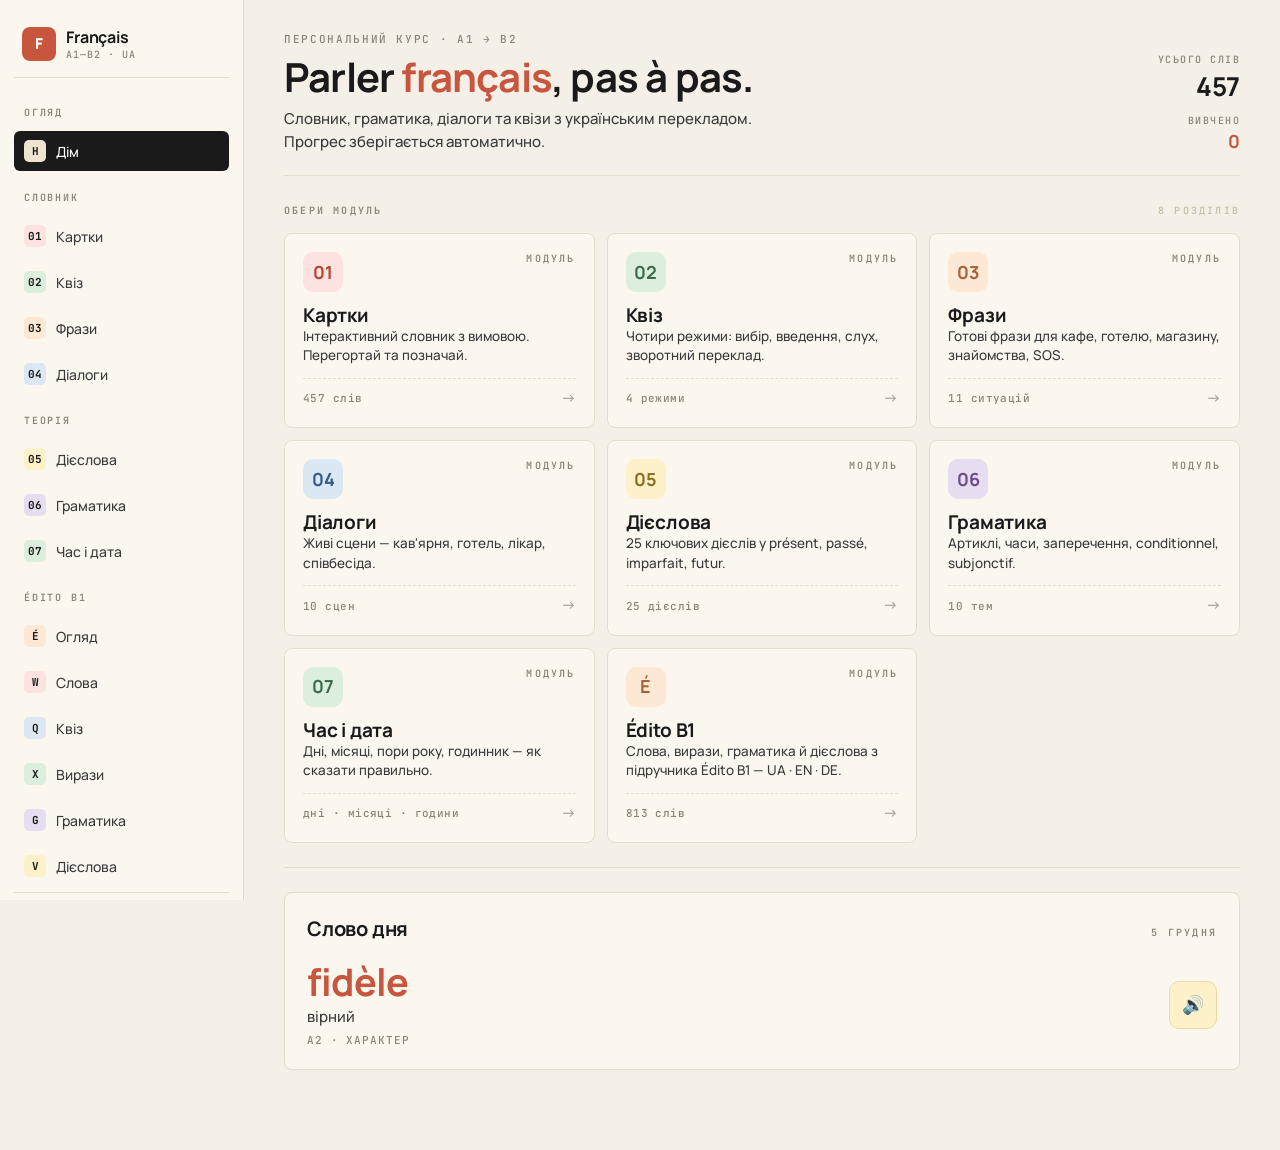
<file: index.html>
<!doctype html>
<html lang="uk">
<head>
<meta charset="utf-8">
<title>Français — Дім</title>
<meta name="viewport" content="width=device-width,initial-scale=1">
<link rel="stylesheet" href="styles.css">
</head>
<body>
<div class="shell">
  <header class="head">
    <div>
      <div class="crumb">Персональний курс · A1 → B2</div>
      <h1>Parler <em>français</em>, pas à pas.</h1>
      <p class="lede">Словник, граматика, діалоги та квізи з українським перекладом. Прогрес зберігається автоматично.</p>
    </div>
    <div class="meta">
      <span class="k">усього слів</span>
      <span class="v" id="totalWords">—</span>
      <div class="row" style="margin-top:10px;justify-content:flex-end">
        <div>
          <span class="k">вивчено</span>
          <span class="v sm accent" id="totalKnown">—</span>
        </div>
      </div>
    </div>
  </header>

  <div class="row" style="justify-content:space-between;margin-bottom:4px">
    <span class="eyebrow">Обери модуль</span>
    <span class="eyebrow" style="color:var(--rule-2)">8 розділів</span>
  </div>

  <div class="modgrid" id="modules"></div>

  <div class="rule-soft"></div>

  <div class="panel">
    <div class="row" style="justify-content:space-between;align-items:baseline;margin-bottom:14px">
      <h2>Слово дня</h2>
      <span class="eyebrow" id="wotdDate"></span>
    </div>
    <div class="wotd">
      <div>
        <div class="w" id="wotdFr">—</div>
        <div class="u" id="wotdUa">—</div>
        <div class="m" id="wotdMeta">—</div>
      </div>
      <button class="ctrl sp" id="wotdPlay" title="Прослухати">🔊</button>
    </div>
  </div>
</div>

<script src="data.js"></script>
<script src="edito.js"></script>
<script src="edito-content.js"></script>
<script src="edito-data-4-12.js"></script>
<script src="edito-data-7-9.js"></script>
<script src="edito-data-10-12.js"></script>
<script src="edito-verbs-4-12.js"></script>
<script src="edito-cahier-expr.js"></script>
<script src="edito-verbs-extra.js"></script>
<script src="edito-expr-extra.js"></script>
<script src="edito-srs.js"></script>
<script src="shared.js"></script>
<script>
renderChrome('index');

const modules = [
  {href:'flashcards.html', num:'01', title:'Картки',    tint:'blush',
    desc:'Інтерактивний словник з вимовою. Перегортай та позначай.', cnt:()=>allWords().length+' слів'},
  {href:'quiz.html',       num:'02', title:'Квіз',       tint:'mint',
    desc:'Чотири режими: вибір, введення, слух, зворотний переклад.', cnt:()=>'4 режими'},
  {href:'phrases.html',    num:'03', title:'Фрази',      tint:'peach',
    desc:'Готові фрази для кафе, готелю, магазину, знайомства, SOS.', cnt:()=>Object.keys(PHRASES).length+' ситуацій'},
  {href:'dialogues.html',  num:'04', title:'Діалоги',    tint:'sky',
    desc:'Живі сцени — кав\'ярня, готель, лікар, співбесіда.',      cnt:()=>DIALOGUES.length+' сцен'},
  {href:'verbs.html',      num:'05', title:'Дієслова',   tint:'butter',
    desc:'25 ключових дієслів у présent, passé, imparfait, futur.',  cnt:()=>VERBS.length+' дієслів'},
  {href:'grammar.html',    num:'06', title:'Граматика',  tint:'lilac',
    desc:'Артиклі, часи, заперечення, conditionnel, subjonctif.',    cnt:()=>GRAMMAR.length+' тем'},
  {href:'datetime.html',   num:'07', title:'Час і дата', tint:'mint',
    desc:'Дні, місяці, пори року, годинник — як сказати правильно.', cnt:()=>'дні · місяці · години'},
  {href:'edito.html',      num:'É',  title:'Édito B1',   tint:'peach',
    desc:'Слова, вирази, граматика й дієслова з підручника Édito B1 — UA · EN · DE.', cnt:()=>(typeof EDITO_WORDS!=='undefined'?EDITO_WORDS.length+' слів':'B1')},
];

document.getElementById('modules').innerHTML = modules.map(m=>`
  <a class="modtile tint-${m.tint}" href="${m.href}">
    <div class="top">
      <div class="ico">${m.num}</div>
      <span class="eyebrow">модуль</span>
    </div>
    <div>
      <h3>${m.title}</h3>
      <p>${m.desc}</p>
    </div>
    <div class="foot">
      <span class="cnt">${m.cnt()}</span>
      <span class="arrow">→</span>
    </div>
  </a>
`).join('');

const all = allWords();
document.getElementById('totalWords').textContent = all.length;
let known = 0;
for(const p of ['flashcards','quiz']) known += (Progress.get(p).known||[]).length;
document.getElementById('totalKnown').textContent = known;

const day = Math.floor(Date.now()/86400000);
const w = all[day % all.length];
document.getElementById('wotdFr').textContent = w.fr;
document.getElementById('wotdUa').textContent = w.ua;
document.getElementById('wotdMeta').textContent = `${w.level} · ${w.t}`;
document.getElementById('wotdDate').textContent = new Date().toLocaleDateString('uk-UA',{day:'numeric',month:'long'});
document.getElementById('wotdPlay').onclick = ()=>speakFR(w.fr);
</script>
</body>
</html>
</file>
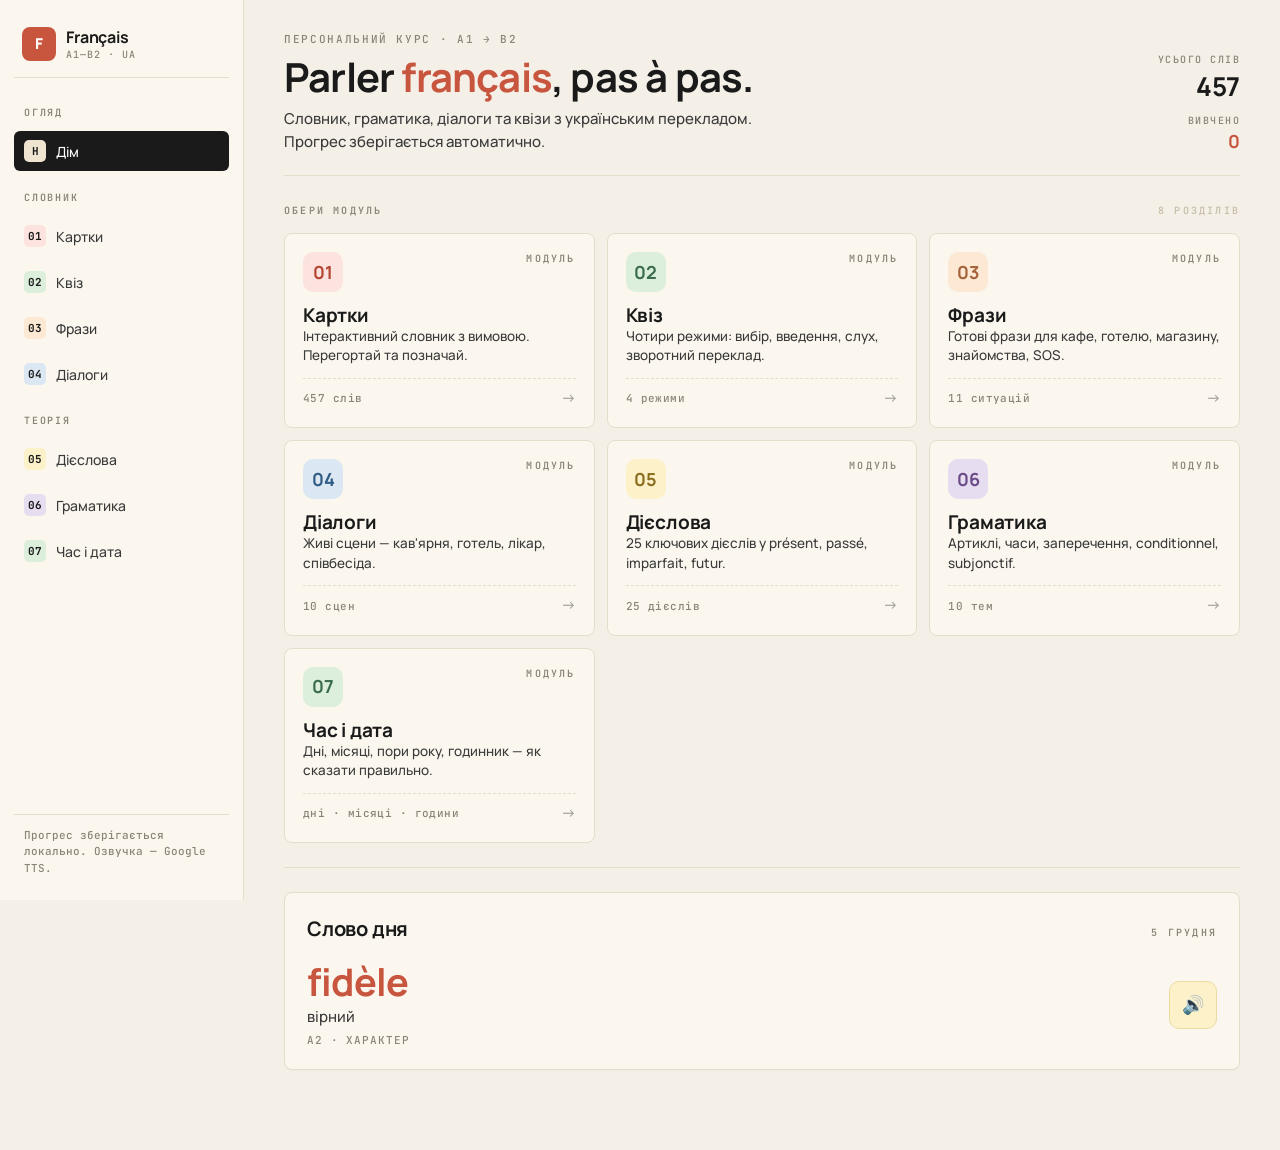
<file: Français/index.html>
<!doctype html>
<html lang="uk">
<head>
<meta charset="utf-8">
<title>Français — Дім</title>
<meta name="viewport" content="width=device-width,initial-scale=1">
<link rel="stylesheet" href="styles.css">
</head>
<body>
<div class="shell">
  <header class="head">
    <div>
      <div class="crumb">Персональний курс · A1 → B2</div>
      <h1>Parler <em>français</em>, pas à pas.</h1>
      <p class="lede">Словник, граматика, діалоги та квізи з українським перекладом. Прогрес зберігається автоматично.</p>
    </div>
    <div class="meta">
      <span class="k">усього слів</span>
      <span class="v" id="totalWords">—</span>
      <div class="row" style="margin-top:10px;justify-content:flex-end">
        <div>
          <span class="k">вивчено</span>
          <span class="v sm accent" id="totalKnown">—</span>
        </div>
      </div>
    </div>
  </header>

  <div class="row" style="justify-content:space-between;margin-bottom:4px">
    <span class="eyebrow">Обери модуль</span>
    <span class="eyebrow" style="color:var(--rule-2)">8 розділів</span>
  </div>

  <div class="modgrid" id="modules"></div>

  <div class="rule-soft"></div>

  <div class="panel">
    <div class="row" style="justify-content:space-between;align-items:baseline;margin-bottom:14px">
      <h2>Слово дня</h2>
      <span class="eyebrow" id="wotdDate"></span>
    </div>
    <div class="wotd">
      <div>
        <div class="w" id="wotdFr">—</div>
        <div class="u" id="wotdUa">—</div>
        <div class="m" id="wotdMeta">—</div>
      </div>
      <button class="ctrl sp" id="wotdPlay" title="Прослухати">🔊</button>
    </div>
  </div>
</div>

<script src="data.js"></script>
<script src="shared.js"></script>
<script>
renderChrome('index');

const modules = [
  {href:'flashcards.html', num:'01', title:'Картки',    tint:'blush',
    desc:'Інтерактивний словник з вимовою. Перегортай та позначай.', cnt:()=>allWords().length+' слів'},
  {href:'quiz.html',       num:'02', title:'Квіз',       tint:'mint',
    desc:'Чотири режими: вибір, введення, слух, зворотний переклад.', cnt:()=>'4 режими'},
  {href:'phrases.html',    num:'03', title:'Фрази',      tint:'peach',
    desc:'Готові фрази для кафе, готелю, магазину, знайомства, SOS.', cnt:()=>Object.keys(PHRASES).length+' ситуацій'},
  {href:'dialogues.html',  num:'04', title:'Діалоги',    tint:'sky',
    desc:'Живі сцени — кав\'ярня, готель, лікар, співбесіда.',      cnt:()=>DIALOGUES.length+' сцен'},
  {href:'verbs.html',      num:'05', title:'Дієслова',   tint:'butter',
    desc:'25 ключових дієслів у présent, passé, imparfait, futur.',  cnt:()=>VERBS.length+' дієслів'},
  {href:'grammar.html',    num:'06', title:'Граматика',  tint:'lilac',
    desc:'Артиклі, часи, заперечення, conditionnel, subjonctif.',    cnt:()=>GRAMMAR.length+' тем'},
  {href:'datetime.html',   num:'07', title:'Час і дата', tint:'mint',
    desc:'Дні, місяці, пори року, годинник — як сказати правильно.', cnt:()=>'дні · місяці · години'},
];

document.getElementById('modules').innerHTML = modules.map(m=>`
  <a class="modtile tint-${m.tint}" href="${m.href}">
    <div class="top">
      <div class="ico">${m.num}</div>
      <span class="eyebrow">модуль</span>
    </div>
    <div>
      <h3>${m.title}</h3>
      <p>${m.desc}</p>
    </div>
    <div class="foot">
      <span class="cnt">${m.cnt()}</span>
      <span class="arrow">→</span>
    </div>
  </a>
`).join('');

const all = allWords();
document.getElementById('totalWords').textContent = all.length;
let known = 0;
for(const p of ['flashcards','quiz']) known += (Progress.get(p).known||[]).length;
document.getElementById('totalKnown').textContent = known;

const day = Math.floor(Date.now()/86400000);
const w = all[day % all.length];
document.getElementById('wotdFr').textContent = w.fr;
document.getElementById('wotdUa').textContent = w.ua;
document.getElementById('wotdMeta').textContent = `${w.level} · ${w.t}`;
document.getElementById('wotdDate').textContent = new Date().toLocaleDateString('uk-UA',{day:'numeric',month:'long'});
document.getElementById('wotdPlay').onclick = ()=>speakFR(w.fr);
</script>
</body>
</html>
</file>
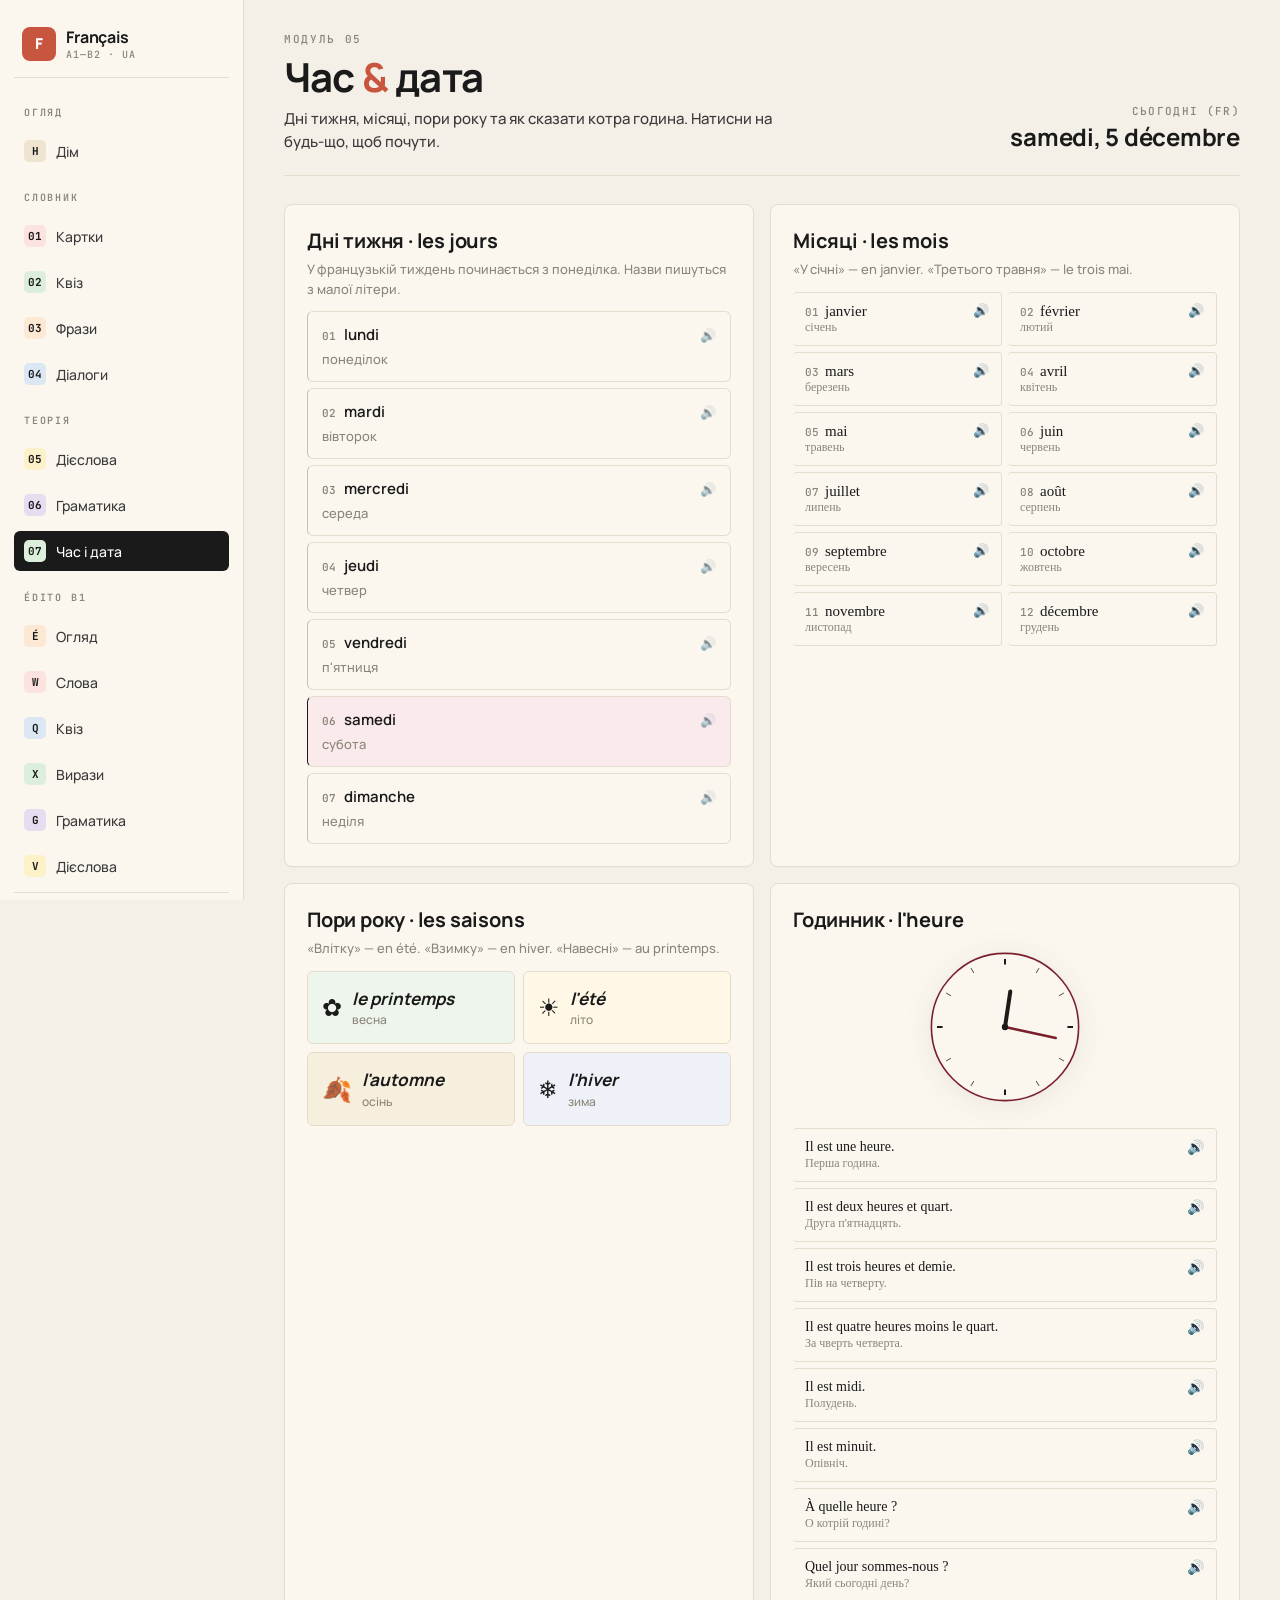
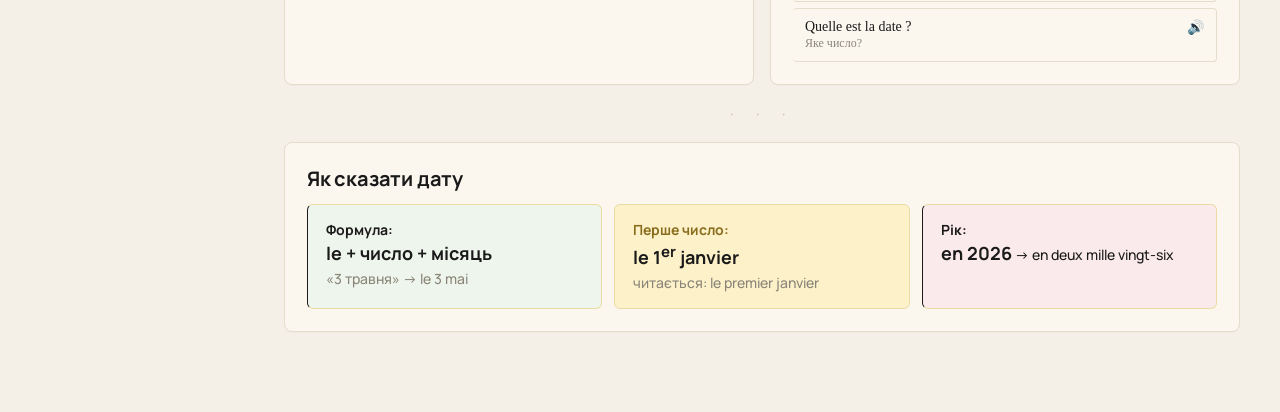
<file: datetime.html>
<!doctype html>
<html lang="uk">
<head>
<meta charset="utf-8">
<title>Час і дата — Français</title>
<meta name="viewport" content="width=device-width,initial-scale=1">
<link rel="stylesheet" href="styles.css">
</head>
<body>
<div class="shell">
  <div id="chrome-top"></div>

  <section class="pagehead">
    <div>
      <div class="kicker">Модуль 05</div>
      <h1>Час <em>&amp;</em> дата</h1>
      <p class="lede">Дні тижня, місяці, пори року та як сказати котра година. Натисни на будь-що, щоб почути.</p>
    </div>
    <div class="meta">
      <span>сьогодні (fr)</span><b id="today">—</b>
    </div>
  </section>

  <div style="display:grid;grid-template-columns:repeat(auto-fit,minmax(320px,1fr));gap:16px">
    <section class="panel">
      <h2>Дні тижня · les jours</h2>
      <p style="color:var(--mute);font-size:13px;margin-bottom:12px">У французькій тиждень починається з понеділка. Назви пишуться з малої літери.</p>
      <div id="days" style="display:flex;flex-direction:column;gap:6px"></div>
    </section>

    <section class="panel">
      <h2>Місяці · les mois</h2>
      <p style="color:var(--mute);font-size:13px;margin-bottom:12px">«У січні» — en janvier. «Третього травня» — le trois mai.</p>
      <div id="months" style="display:grid;grid-template-columns:1fr 1fr;gap:6px"></div>
    </section>

    <section class="panel">
      <h2>Пори року · les saisons</h2>
      <p style="color:var(--mute);font-size:13px;margin-bottom:12px">«Влітку» — en été. «Взимку» — en hiver. «Навесні» — au printemps.</p>
      <div id="seasons" style="display:grid;grid-template-columns:1fr 1fr;gap:8px"></div>
    </section>

    <section class="panel">
      <h2>Годинник · l'heure</h2>
      <div style="text-align:center;margin:14px 0">
        <svg id="clock" viewBox="0 0 200 200" width="160" height="160" style="filter:drop-shadow(0 4px 14px rgba(40,30,10,.08))">
          <circle cx="100" cy="100" r="92" fill="#fbf7ee" stroke="#7a1f2b" stroke-width="2"/>
          <g id="ticks"></g>
          <line id="hh" x1="100" y1="100" x2="100" y2="55" stroke="#1d1b18" stroke-width="5" stroke-linecap="round"/>
          <line id="mm" x1="100" y1="100" x2="100" y2="35" stroke="#7a1f2b" stroke-width="3" stroke-linecap="round"/>
          <circle cx="100" cy="100" r="4" fill="#1d1b18"/>
        </svg>
      </div>
      <div id="timeExp" style="display:flex;flex-direction:column;gap:6px"></div>
    </section>
  </div>

  <div class="rule-orn"></div>

  <section class="panel">
    <h2>Як сказати дату</h2>
    <div style="display:grid;grid-template-columns:repeat(auto-fit,minmax(260px,1fr));gap:12px;margin-top:12px">
      <div class="callout" style="background:#eef5ec;border-left-color:var(--sage)"><b style="color:var(--sage)">Формула:</b><br>
        <span class="serif" style="font-size:18px;color:var(--ink)">le + число + місяць</span><br>
        <span style="color:var(--mute)">«3 травня» → le 3 mai</span>
      </div>
      <div class="callout"><b>Перше число:</b><br>
        <span class="serif" style="font-size:18px;color:var(--ink)">le 1<sup>er</sup> janvier</span><br>
        <span style="color:var(--mute)">читається: le premier janvier</span>
      </div>
      <div class="callout" style="background:#fbeaec;border-left-color:var(--claret)"><b style="color:var(--claret)">Рік:</b><br>
        <span class="serif" style="font-size:18px;color:var(--ink)">en 2026</span> → en deux mille vingt-six<br>
      </div>
    </div>
  </section>

  <div id="chrome-foot"></div>
</div>

<script src="data.js"></script>
<script src="shared.js"></script>
<script>
renderChrome('datetime');

// today
const now = new Date();
const jj = now.getDay(); // 0=Sun
const dayIdx = jj===0?6:jj-1;
document.getElementById('today').textContent = DAYS[dayIdx].fr + ', ' + now.getDate() + ' ' + MONTHS[now.getMonth()].fr;

// days
document.getElementById('days').innerHTML = DAYS.map((d,i)=>`
  <div class="phrases" style="display:block">
    <div class="p" style="border-left-color:${i===dayIdx?'var(--claret)':'var(--rule-2)'};background:${i===dayIdx?'#fbeaec':'var(--paper)'}">
      <div class="fr"><span><span class="mono" style="color:var(--mute);font-size:11px;margin-right:8px">${String(i+1).padStart(2,'0')}</span>${d.fr}</span>
        <span class="sp" onclick="speakFR('${d.fr}')">🔊</span></div>
      <div class="ua">${d.ua}</div>
    </div>
  </div>
`).join('');

// months
document.getElementById('months').innerHTML = MONTHS.map((m,i)=>`
  <div class="p" style="background:var(--paper);border:1px solid var(--rule);border-left:3px solid var(--ochre);border-radius:4px;padding:10px 12px">
    <div class="fr" style="font:500 15px 'Fraunces',serif;display:flex;justify-content:space-between">
      <span><span class="mono" style="color:var(--mute);font-size:11px;margin-right:6px">${String(i+1).padStart(2,'0')}</span>${m.fr}</span>
      <span style="color:var(--ochre);cursor:pointer;font-size:13px" onclick="speakFR('${m.fr}')">🔊</span>
    </div>
    <div class="ua" style="font:400 12px 'Instrument Sans';color:var(--mute)">${m.ua}</div>
  </div>
`).join('');

// seasons
document.getElementById('seasons').innerHTML = SEASONS.map((s,i)=>{
  const icons=['✿','☀','🍂','❄'];
  const bgs=['#eef5ec','#fff8e6','#f7efde','#eef2f8'];
  return `<div style="background:${bgs[i]};border:1px solid var(--rule);border-radius:6px;padding:14px;display:flex;gap:10px;align-items:center;cursor:pointer" onclick="speakFR('${s.fr}')">
    <div style="font-size:24px;color:var(--claret)">${icons[i]}</div>
    <div>
      <div class="serif" style="font-size:17px;font-style:italic;color:var(--ink)">${s.fr}</div>
      <div style="font-size:12px;color:var(--mute)">${s.ua}</div>
    </div>
  </div>`;
}).join('');

// time expressions
document.getElementById('timeExp').innerHTML = TIME_EXP.map(t=>`
  <div class="p" style="background:var(--paper);border:1px solid var(--rule);border-left:3px solid var(--claret);border-radius:4px;padding:10px 12px">
    <div class="fr" style="font:500 14px 'Fraunces',serif;display:flex;justify-content:space-between;gap:6px">
      <span>${t.fr}</span>
      <span style="color:var(--ochre);cursor:pointer" onclick="speakFR('${t.fr.replace(/'/g,"\\'")}')">🔊</span>
    </div>
    <div class="ua" style="font:400 12px 'Instrument Sans';color:var(--mute)">${t.ua}</div>
  </div>
`).join('');

// clock ticks + hands animated
(function(){
  const ticks = document.getElementById('ticks');
  let html='';
  for(let i=0;i<12;i++){
    const a = (i*30-90)*Math.PI/180;
    const x1=100+Math.cos(a)*85, y1=100+Math.sin(a)*85;
    const x2=100+Math.cos(a)*78, y2=100+Math.sin(a)*78;
    html+=`<line x1="${x1}" y1="${y1}" x2="${x2}" y2="${y2}" stroke="#1d1b18" stroke-width="${i%3===0?2.5:1}"/>`;
  }
  ticks.innerHTML=html;
  function tick(){
    const d=new Date();
    const h=((d.getHours()%12)+d.getMinutes()/60)*30;
    const m=d.getMinutes()*6 + d.getSeconds()*0.1;
    document.getElementById('hh').setAttribute('transform',`rotate(${h} 100 100)`);
    document.getElementById('mm').setAttribute('transform',`rotate(${m} 100 100)`);
  }
  tick(); setInterval(tick,1000);
})();
</script>
</body>
</html>
</file>
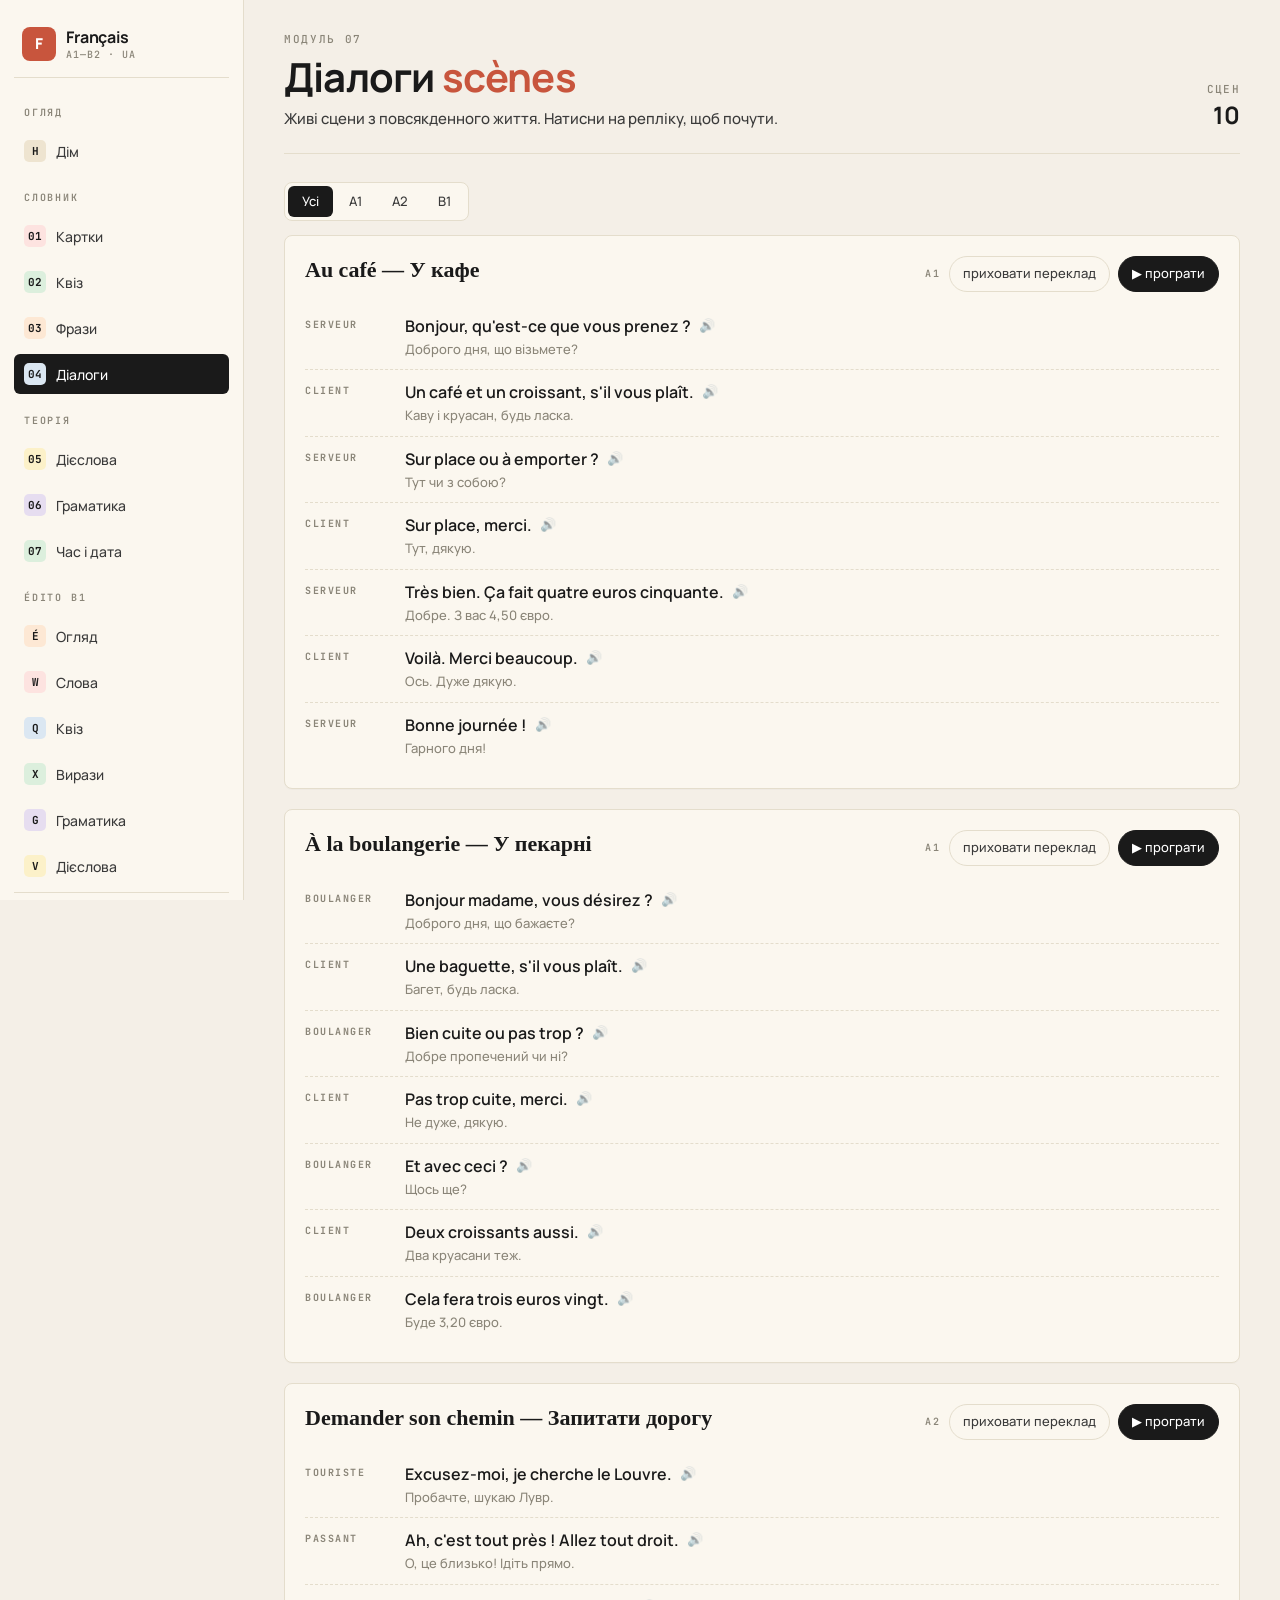
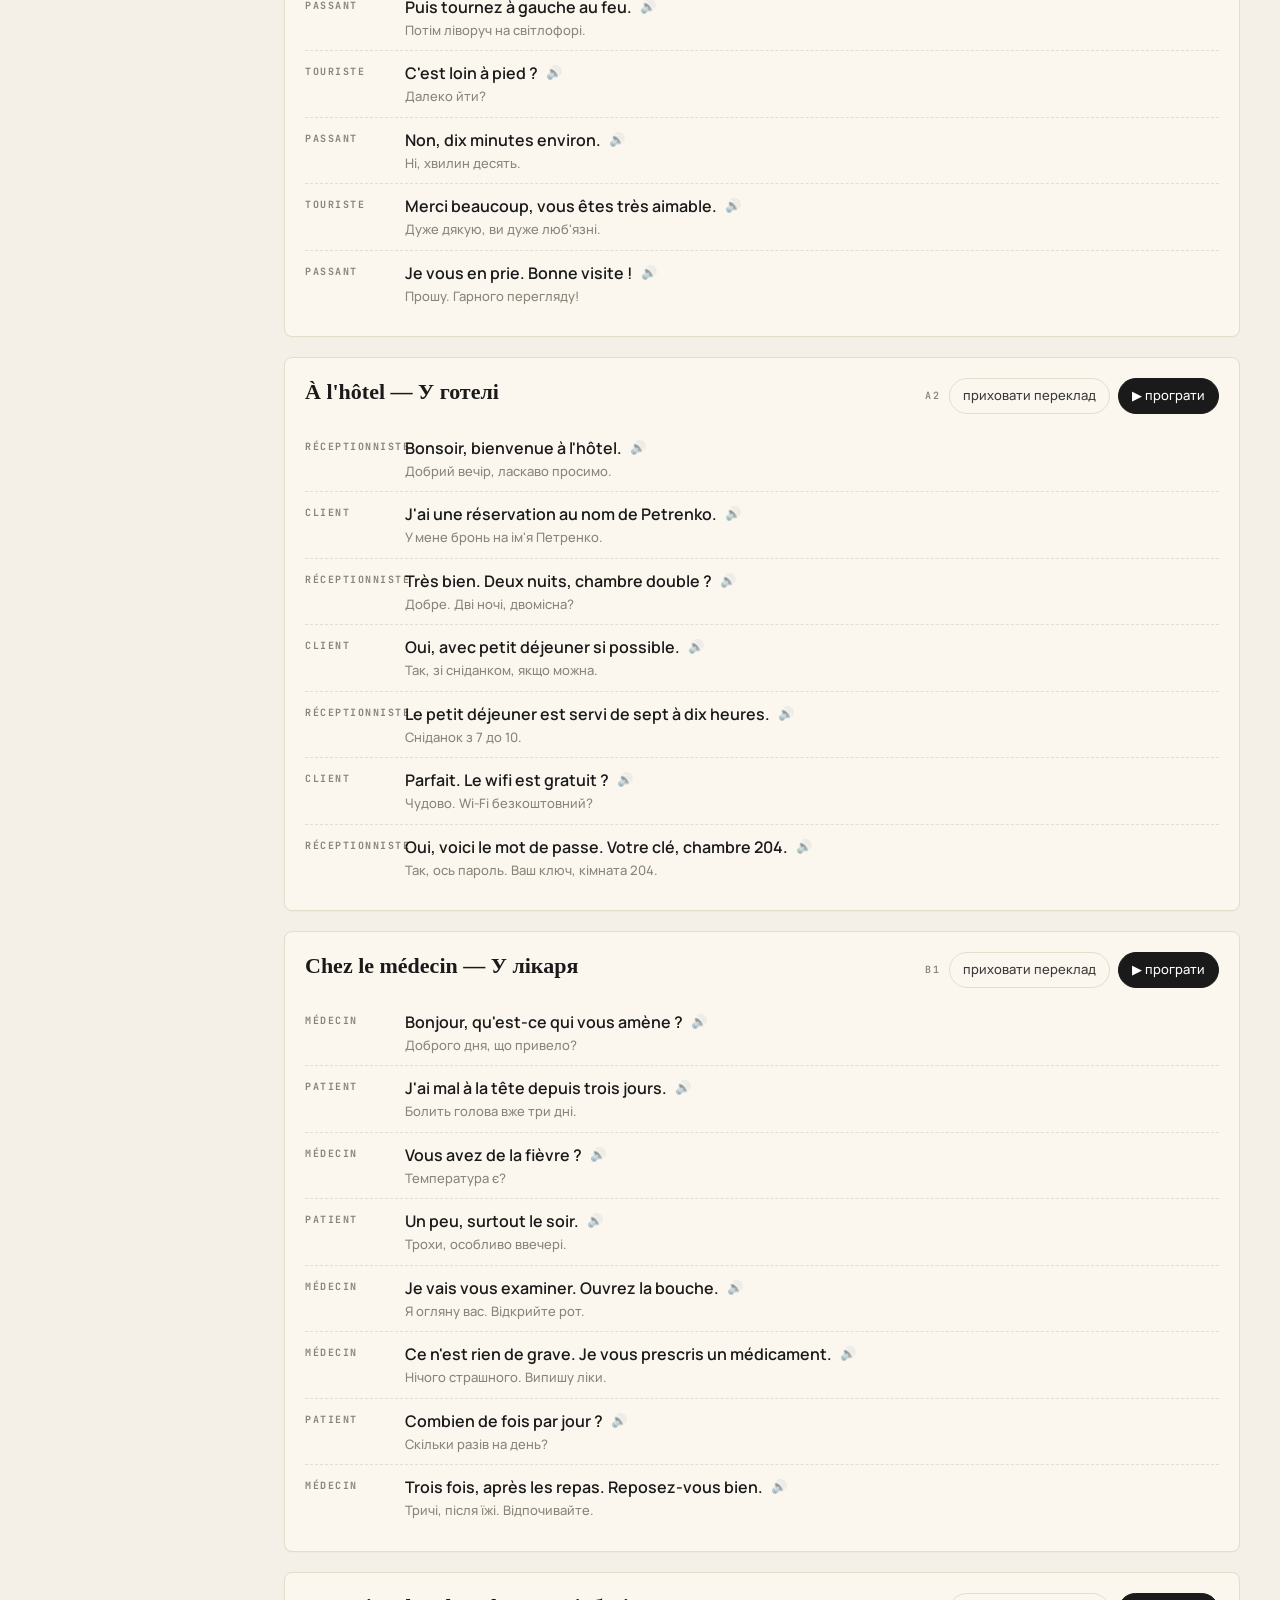
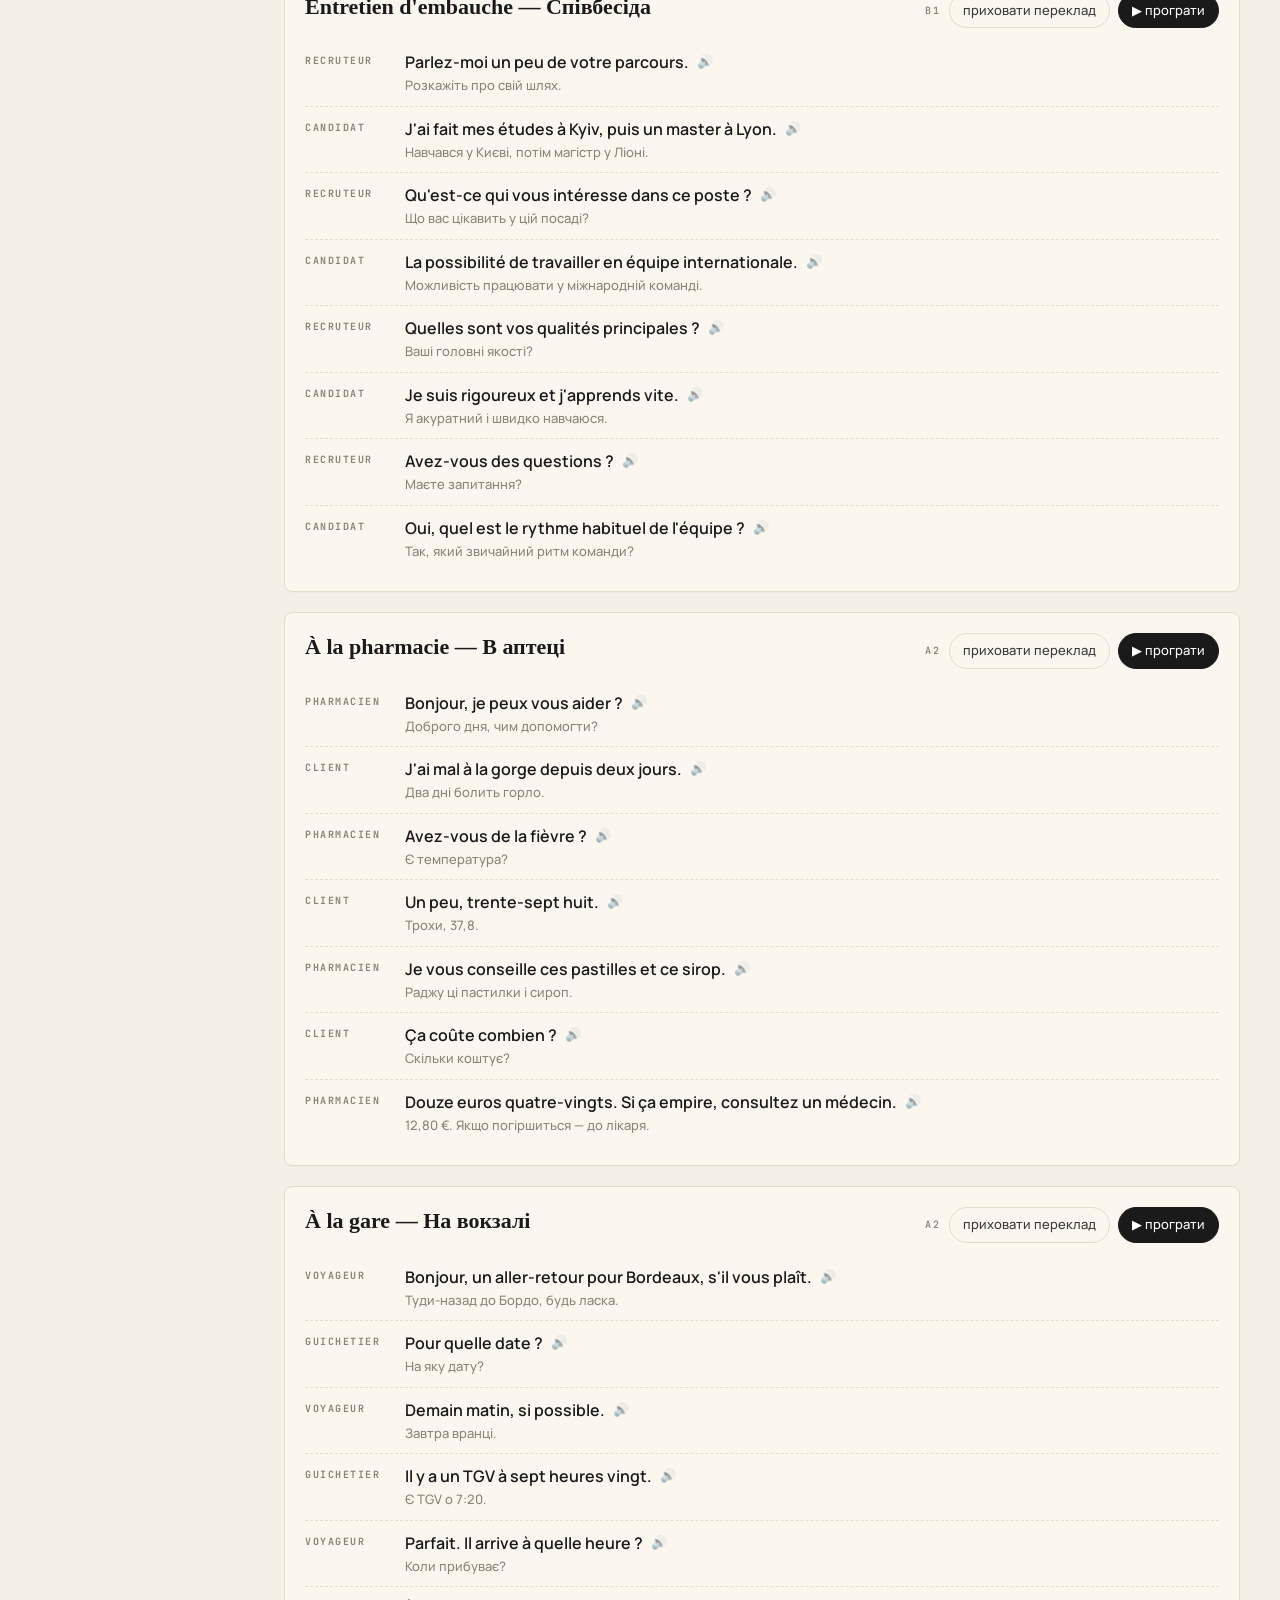
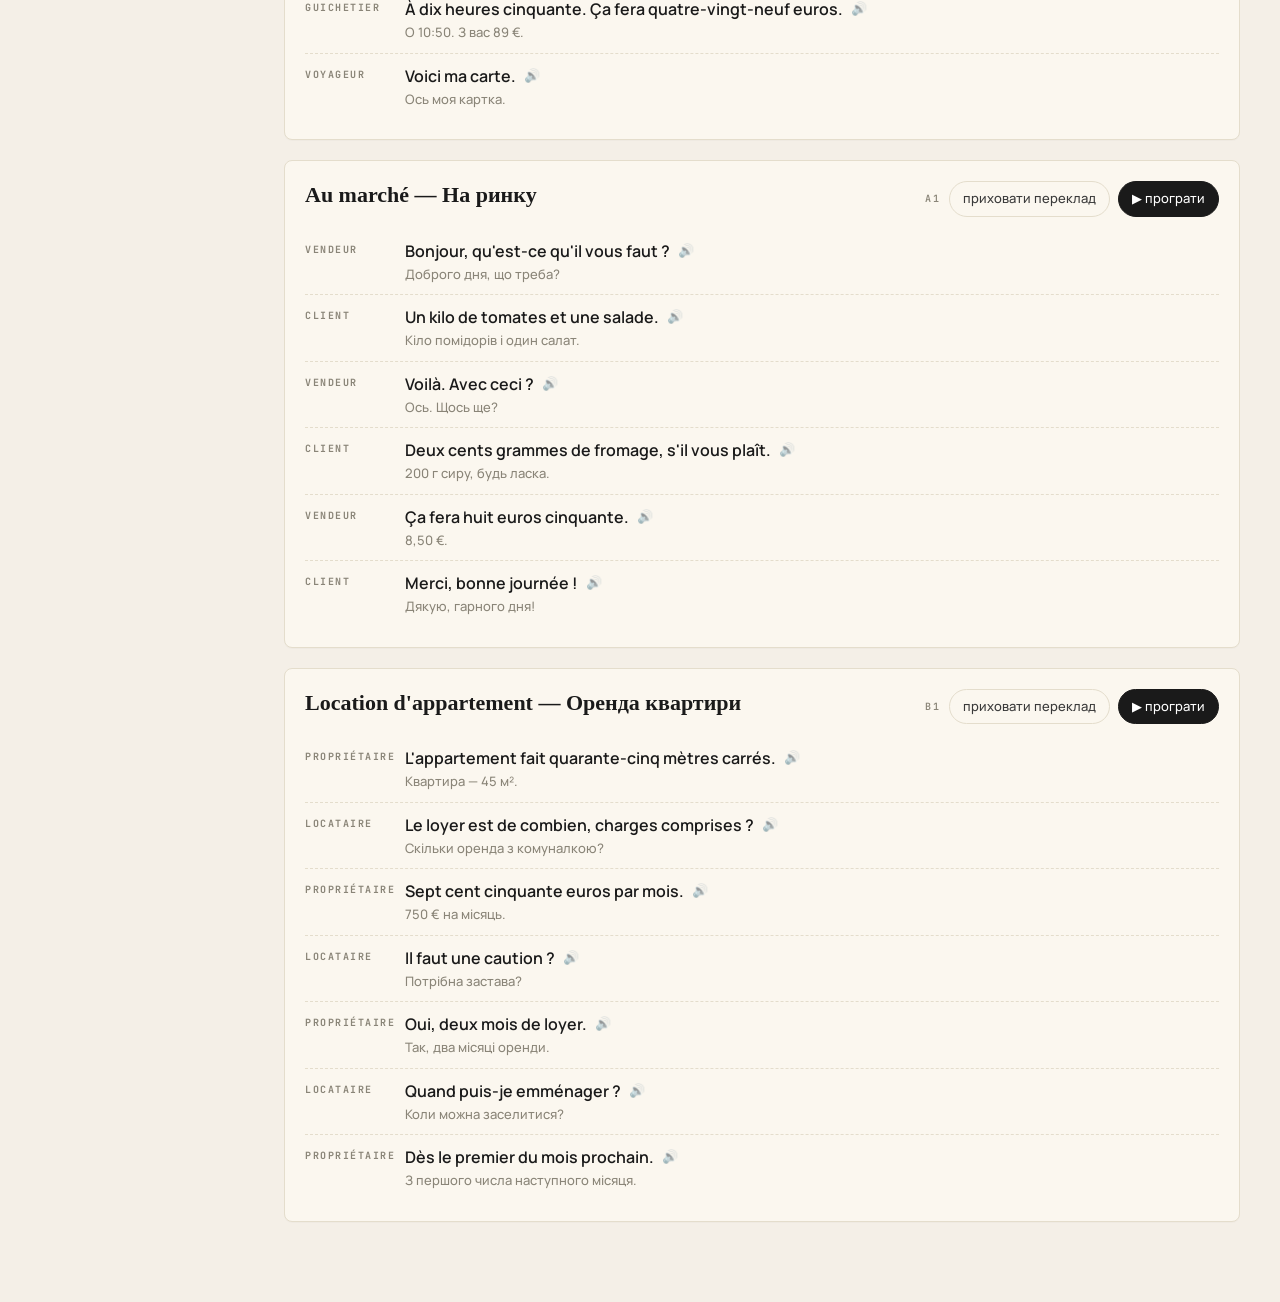
<file: dialogues.html>
<!doctype html>
<html lang="uk">
<head>
<meta charset="utf-8">
<title>Діалоги — Français</title>
<meta name="viewport" content="width=device-width,initial-scale=1">
<link rel="stylesheet" href="styles.css">
</head>
<body>
<div class="shell">
  <div id="chrome-top"></div>

  <section class="pagehead">
    <div>
      <div class="kicker">Модуль 07</div>
      <h1>Діалоги <em>scènes</em></h1>
      <p class="lede">Живі сцени з повсякденного життя. Натисни на репліку, щоб почути.</p>
    </div>
    <div class="meta"><span>сцен</span><b id="nD">—</b></div>
  </section>

  <div class="levels" style="margin-bottom:14px">
    <button class="chip active" data-lvl="all">Усі</button>
    <button class="chip" data-lvl="A1">A1</button>
    <button class="chip" data-lvl="A2">A2</button>
    <button class="chip" data-lvl="B1">B1</button>
  </div>

  <div id="list" style="display:flex;flex-direction:column;gap:20px"></div>

  <div id="chrome-foot"></div>
</div>

<script src="data.js"></script>
<script src="shared.js"></script>
<script>
renderChrome('dialogues');
document.getElementById('nD').textContent = DIALOGUES.length;

let lvl='all', hidden={};

function render(){
  const list = DIALOGUES.filter(d=>lvl==='all'||d.level===lvl);
  document.getElementById('list').innerHTML = list.map((d,idx)=>{
    const h = !!hidden[idx];
    return `
    <section class="dialogue">
      <div style="display:flex;justify-content:space-between;align-items:baseline;margin-bottom:12px;gap:10px;flex-wrap:wrap">
        <h3 style="font:600 22px 'Fraunces',serif">${d.title}</h3>
        <div class="row" style="gap:8px;align-items:center">
          <span class="eyebrow">${d.level}</span>
          <button class="chip" data-toggle="${idx}">${h?'показати переклад':'приховати переклад'}</button>
          <button class="chip claret active" data-play="${idx}">▶ програти</button>
        </div>
      </div>
      ${d.turns.map((t,ti)=>`
        <div class="turn" data-idx="${idx}-${ti}">
          <div class="who">${t.who}</div>
          <div class="line">
            <div class="fr" style="cursor:pointer" onclick="speakFR(${JSON.stringify(t.fr).replace(/"/g,'&quot;')})">
              ${t.fr} <span class="play">🔊</span>
            </div>
            ${h?'':`<div class="ua">${t.ua}</div>`}
          </div>
        </div>
      `).join('')}
    </section>`;
  }).join('');

  document.querySelectorAll('[data-toggle]').forEach(b=>b.onclick=()=>{
    hidden[b.dataset.toggle] = !hidden[b.dataset.toggle]; render();
  });
  document.querySelectorAll('[data-play]').forEach(b=>b.onclick=()=>playScene(+b.dataset.play));
}

function playScene(idx){
  const d = DIALOGUES[idx];
  let i=0;
  (function step(){
    if(i>=d.turns.length)return;
    const turn = document.querySelector(`[data-idx="${idx}-${i}"]`);
    if(turn){
      turn.style.background='#fff8e6';
      setTimeout(()=>turn.style.background='',1800);
    }
    speakFR(d.turns[i].fr);
    i++;
    setTimeout(step, Math.max(1800, d.turns[i-1].fr.length*70));
  })();
}

document.querySelectorAll('.levels .chip').forEach(b=>b.onclick=()=>{
  document.querySelectorAll('.levels .chip').forEach(x=>x.classList.remove('active'));
  b.classList.add('active');lvl=b.dataset.lvl;render();
});
render();
</script>
</body>
</html>
</file>
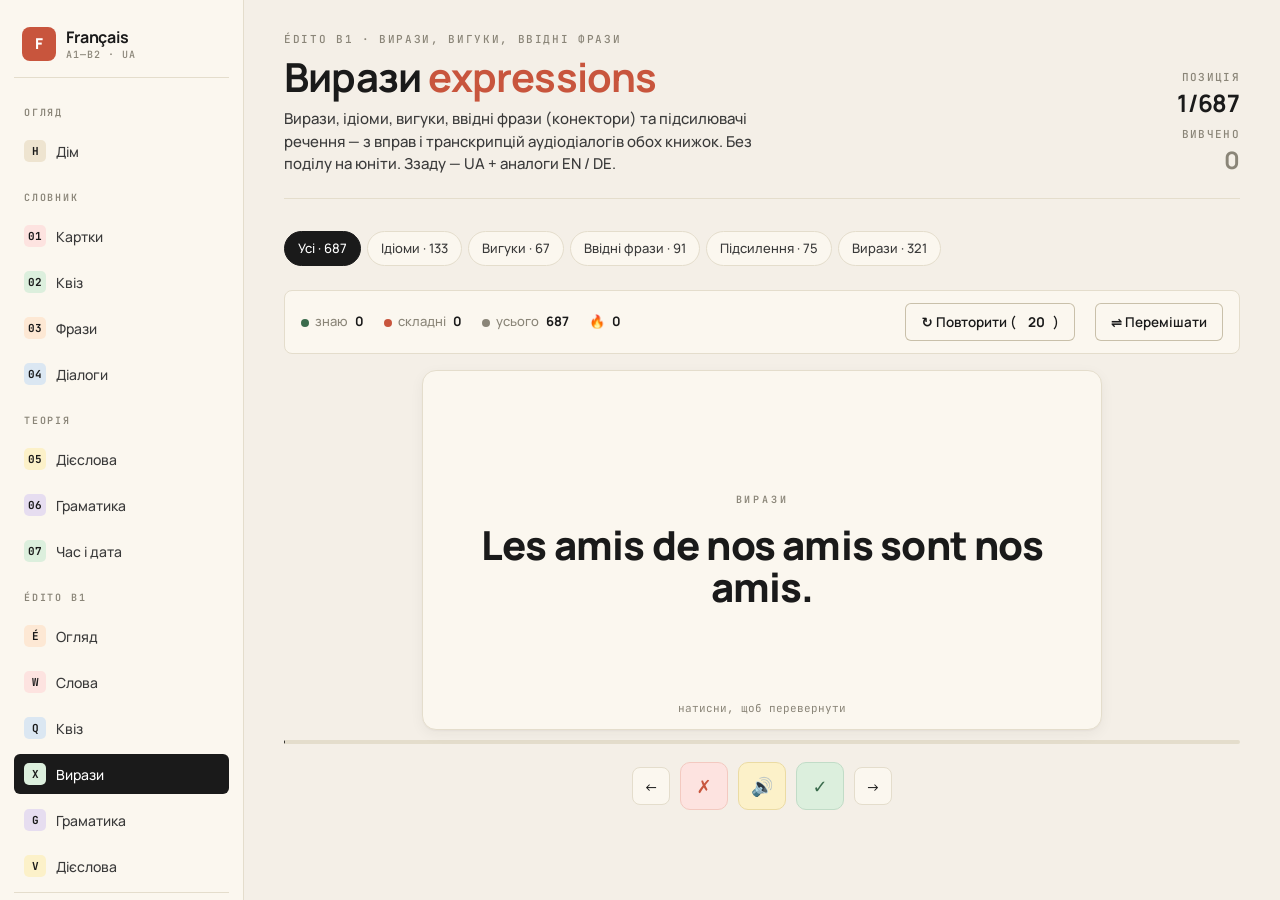
<file: edito-expressions.html>
<!doctype html>
<html lang="uk">
<head>
<meta charset="utf-8">
<title>Édito B1 · Вирази</title>
<meta name="viewport" content="width=device-width,initial-scale=1">
<link rel="stylesheet" href="styles.css">
</head>
<body>
<div class="shell">
  <section class="pagehead">
    <div>
      <div class="kicker">Édito B1 · Вирази, вигуки, ввідні фрази</div>
      <h1>Вирази <em>expressions</em></h1>
      <p class="lede">Вирази, ідіоми, вигуки, ввідні фрази (конектори) та підсилювачі речення — з вправ і транскрипцій аудіодіалогів обох книжок. Без поділу на юніти. Ззаду — UA + аналоги EN / DE.</p>
    </div>
    <div class="meta">
      <span>позиція</span><b id="pos">—</b>
      <span style="margin-top:8px;display:block">вивчено</span><b id="knownN" style="color:var(--sage)">—</b>
    </div>
  </section>

  <div class="units" id="cats"></div>

  <div class="statstrip">
    <span><span class="dot k"></span>знаю <b id="nKnown">0</b></span>
    <span><span class="dot u"></span>складні <b id="nUnk">0</b></span>
    <span><span class="dot t"></span>усього <b id="nTot">0</b></span>
    <span>🔥 <b id="streak">0</b></span>
    <span style="flex:1"></span>
    <button class="btn ghost" id="reviewBtn" title="Повторити те, що пора">↻ Повторити (<b id="dueN">0</b>)</button>
    <button class="btn ghost" id="shuffleBtn">⇌ Перемішати</button>
  </div>

  <div class="bc-wrap" id="card">
    <div class="bc-inner" id="inner">
      <div class="bc-face front">
        <div class="lbl" id="catLbl">expression française</div>
        <div class="fr" id="frWord">—</div>
        <div class="hint">натисни, щоб перевернути</div>
      </div>
      <div class="bc-face back">
        <div class="lbl">UA · EN · DE</div>
        <div class="tri">
          <div class="row3"><span class="flag ua">UA</span><span class="val sm" id="ua">—</span></div>
          <div class="row3"><span class="flag en">EN</span><span class="val sm" id="en">—</span></div>
          <div class="row3"><span class="flag de">DE</span><span class="val sm" id="de">—</span></div>
        </div>
      </div>
    </div>
  </div>

  <div class="prog"><span id="progBar" style="width:0"></span></div>

  <div class="fc-controls">
    <button class="ctrl sm" id="prevBtn" title="← попередня">←</button>
    <button class="ctrl no" id="noBtn" title="ще не знаю">✗</button>
    <button class="ctrl sp" id="spBtn" title="озвучити">🔊</button>
    <button class="ctrl ok" id="okBtn" title="знаю">✓</button>
    <button class="ctrl sm" id="nextBtn" title="→ наступна">→</button>
  </div>
</div>

<script src="edito.js"></script>
<script src="edito-content.js"></script>
<script src="edito-data-4-12.js"></script>
<script src="edito-data-7-9.js"></script>
<script src="edito-data-10-12.js"></script>
<script src="edito-verbs-4-12.js"></script>
<script src="edito-cahier-expr.js"></script>
<script src="edito-verbs-extra.js"></script>
<script src="edito-expr-extra.js"></script>
<script src="edito-srs.js"></script>
<script src="shared.js"></script>
<script>
renderChrome('edito-expr');
const PAGE='edito-expr';
const CATLABELS={all:'Усі',idiome:'Ідіоми',viguk:'Вигуки',intro:'Ввідні фрази',renf:'Підсилення',expr:'Вирази'};
const CATORDER=['idiome','viguk','intro','renf','expr'];
const catOf=e=>e.cat||'expr';
let cat='all', cards=EDITO_EXPR.slice(), i=0, reviewMode=false;
function setReviewBtn(){const b=document.getElementById('reviewBtn');b.classList.toggle('on',reviewMode);
  b.firstChild.textContent=reviewMode?'✕ Вийти з повторення (':'↻ Повторити (';}
function applyCat(){reviewMode=false;setReviewBtn();
  cards=cat==='all'?EDITO_EXPR.slice():EDITO_EXPR.filter(e=>catOf(e)===cat);i=0;render();}

function renderCats(){
  const counts={};EDITO_EXPR.forEach(e=>{const c=catOf(e);counts[c]=(counts[c]||0)+1});
  let html=`<button class="chip ${cat==='all'?'active':''}" data-c="all">Усі · ${EDITO_EXPR.length}</button>`;
  for(const c of CATORDER){ if(!counts[c])continue;
    html+=`<button class="chip ${cat===c?'active':''}" data-c="${c}">${CATLABELS[c]} · ${counts[c]}</button>`;
  }
  document.getElementById('cats').innerHTML=html;
  document.querySelectorAll('#cats .chip').forEach(b=>b.onclick=()=>{
    cat=b.dataset.c; applyCat();
  });
}
function fit(el,text){
  el.textContent=text;el.classList.remove('sm','xs');
  if(text.length>48) el.classList.add('xs'); else if(text.length>22) el.classList.add('sm');
}
function render(){
  renderCats();
  const n=cards.length,p=Progress.get(PAGE);
  document.getElementById('nTot').textContent=n;
  document.getElementById('nKnown').textContent=(p.known||[]).filter(x=>cards.some(c=>c.fr===x)).length;
  document.getElementById('nUnk').textContent=(p.unknown||[]).filter(x=>cards.some(c=>c.fr===x)).length;
  document.getElementById('knownN').textContent=(p.known||[]).length;
  if(!n){document.getElementById('frWord').textContent='—';document.getElementById('pos').textContent='0/0';return;}
  i=((i%n)+n)%n;const c=cards[i];
  fit(document.getElementById('frWord'),c.fr);
  document.getElementById('catLbl').textContent=CATLABELS[catOf(c)]||'вираз';
  document.getElementById('ua').textContent=c.ua;
  document.getElementById('en').textContent=c.en;
  document.getElementById('de').textContent=c.de;
  document.getElementById('pos').textContent=(i+1)+'/'+n;
  document.getElementById('progBar').style.width=((i+1)/n*100)+'%';
  document.getElementById('inner').classList.remove('flip');
}
function go(d){if(!cards.length)return;i=(i+d+cards.length)%cards.length;render();}
function mark(ok){if(!cards.length)return;const c=cards[i];
  ok?Progress.addKnown(PAGE,c.fr):Progress.addUnknown(PAGE,c.fr);
  SRS.review(PAGE,c.fr,ok?'good':'hard');
  document.getElementById('streak').textContent=Streak.current();
  document.getElementById('dueN').textContent=SRS.queue(PAGE,EDITO_EXPR.map(e=>e.fr),20).length;
  toast(ok?'✓ вивчено':'↺ повторимо');setTimeout(()=>go(1),220);}
function loadReview(){
  reviewMode=true; cat='all';
  const map=new Map(EDITO_EXPR.map(e=>[e.fr,e]));
  cards=SRS.queue(PAGE,EDITO_EXPR.map(e=>e.fr),20).map(k=>map.get(k)).filter(Boolean);
  i=0;render();setReviewBtn();
  toast(cards.length?('на повторення: '+cards.length):'усе повторено — почни нові');
}

document.getElementById('card').onclick=()=>document.getElementById('inner').classList.toggle('flip');
document.getElementById('prevBtn').onclick=e=>{e.stopPropagation();go(-1)};
document.getElementById('nextBtn').onclick=e=>{e.stopPropagation();go(1)};
document.getElementById('okBtn').onclick=e=>{e.stopPropagation();mark(true)};
document.getElementById('noBtn').onclick=e=>{e.stopPropagation();mark(false)};
document.getElementById('spBtn').onclick=e=>{e.stopPropagation();if(cards[i])speakFR(cards[i].fr)};
document.getElementById('shuffleBtn').onclick=()=>{cards=shuffle(cards);i=0;render();toast('перемішано')};
document.getElementById('reviewBtn').onclick=()=>{ reviewMode?applyCat():loadReview(); };
document.getElementById('streak').textContent=Streak.current();
document.getElementById('dueN').textContent=SRS.queue(PAGE,EDITO_EXPR.map(e=>e.fr),20).length;
document.addEventListener('keydown',e=>{
  if(e.key==='ArrowRight')go(1);else if(e.key==='ArrowLeft')go(-1);
  else if(e.key==='ArrowDown'||e.key===' '){e.preventDefault();document.getElementById('inner').classList.toggle('flip')}
  else if(e.key==='ArrowUp'){if(cards[i])speakFR(cards[i].fr)}
});
render();
</script>
</body>
</html>
</file>
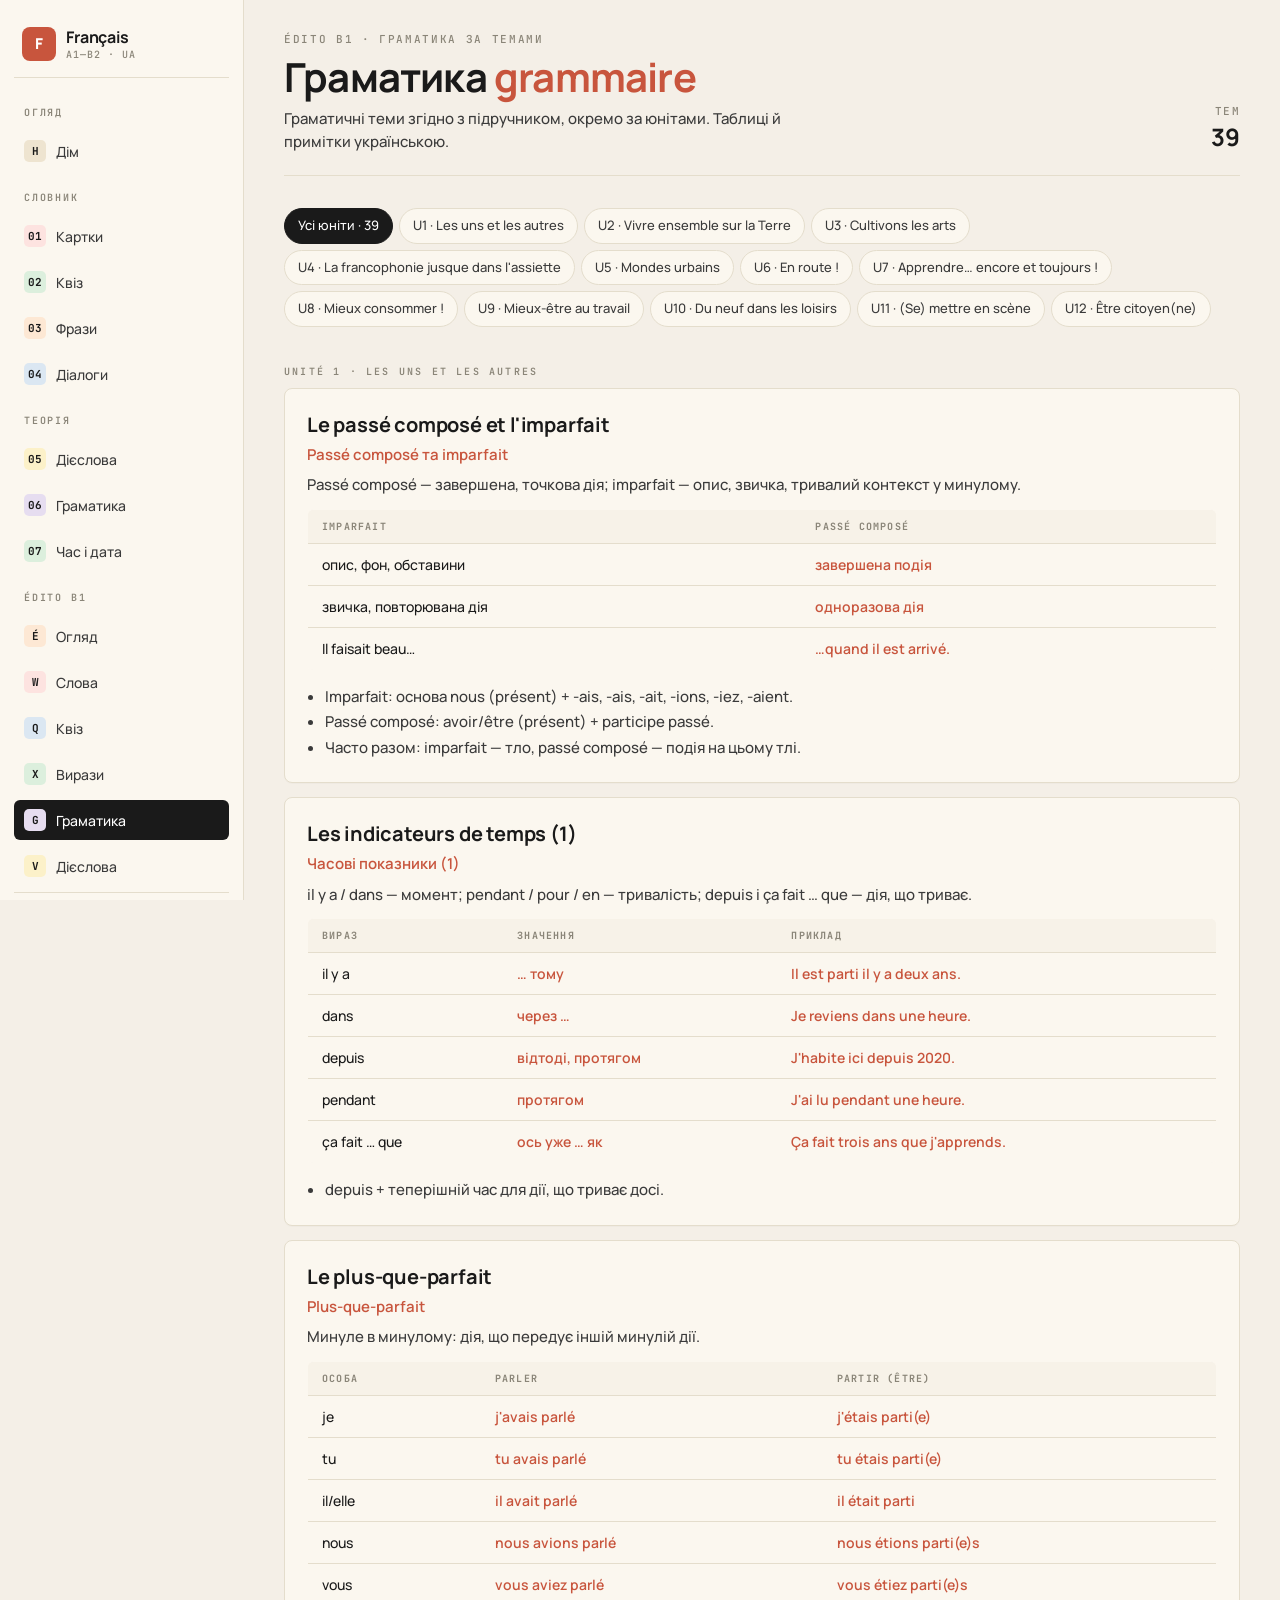
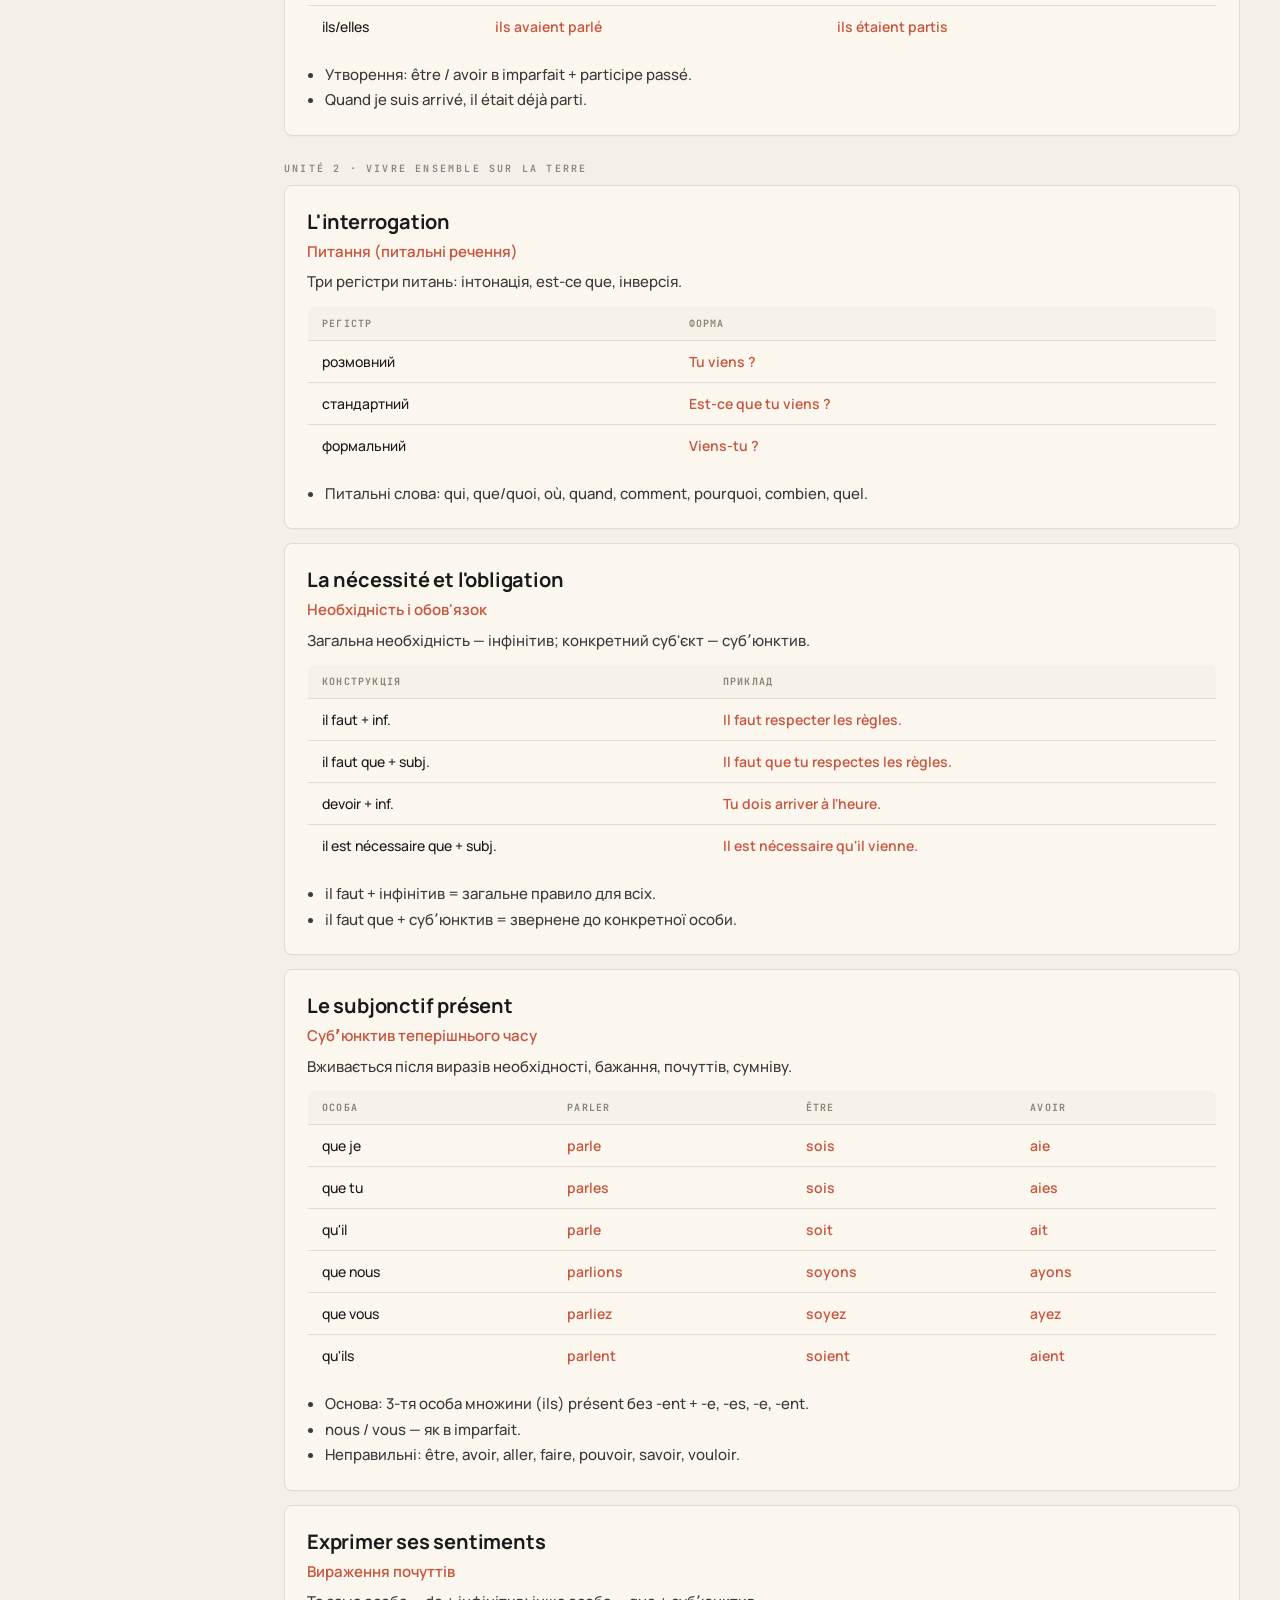
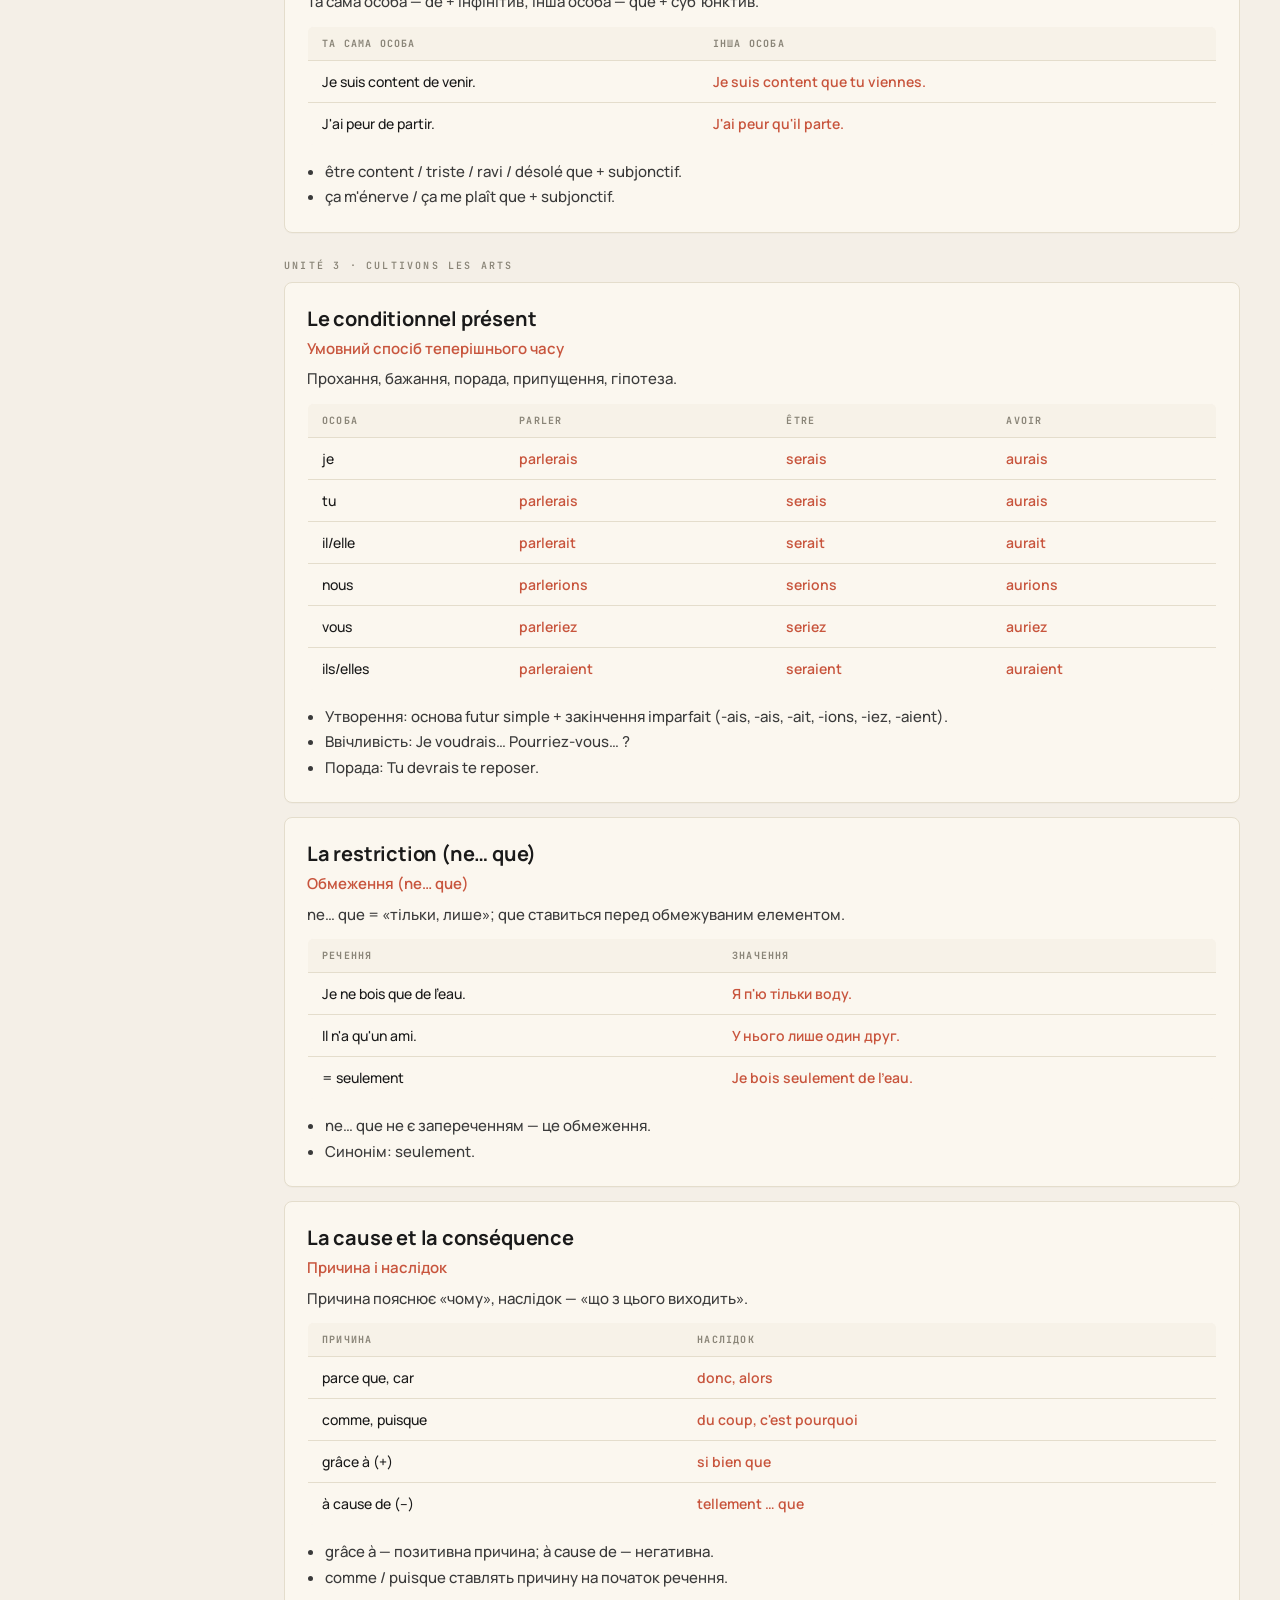
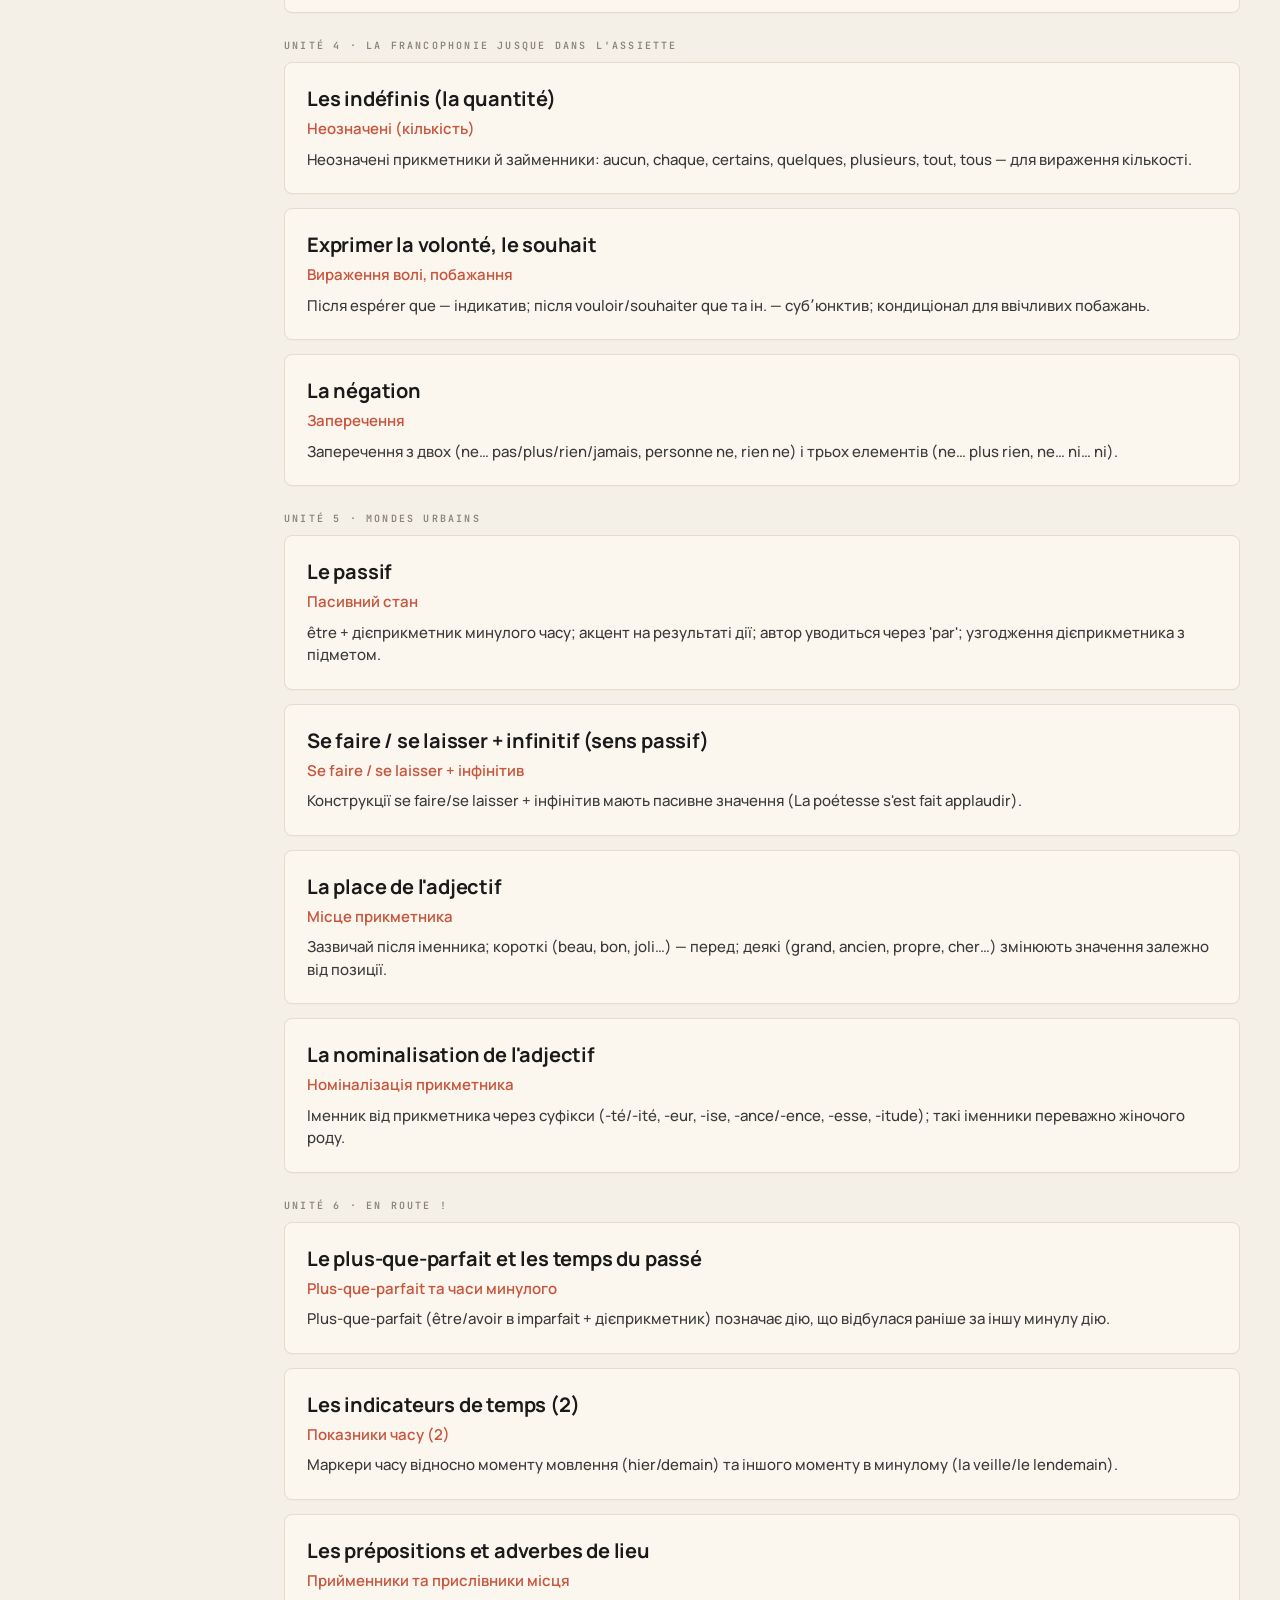
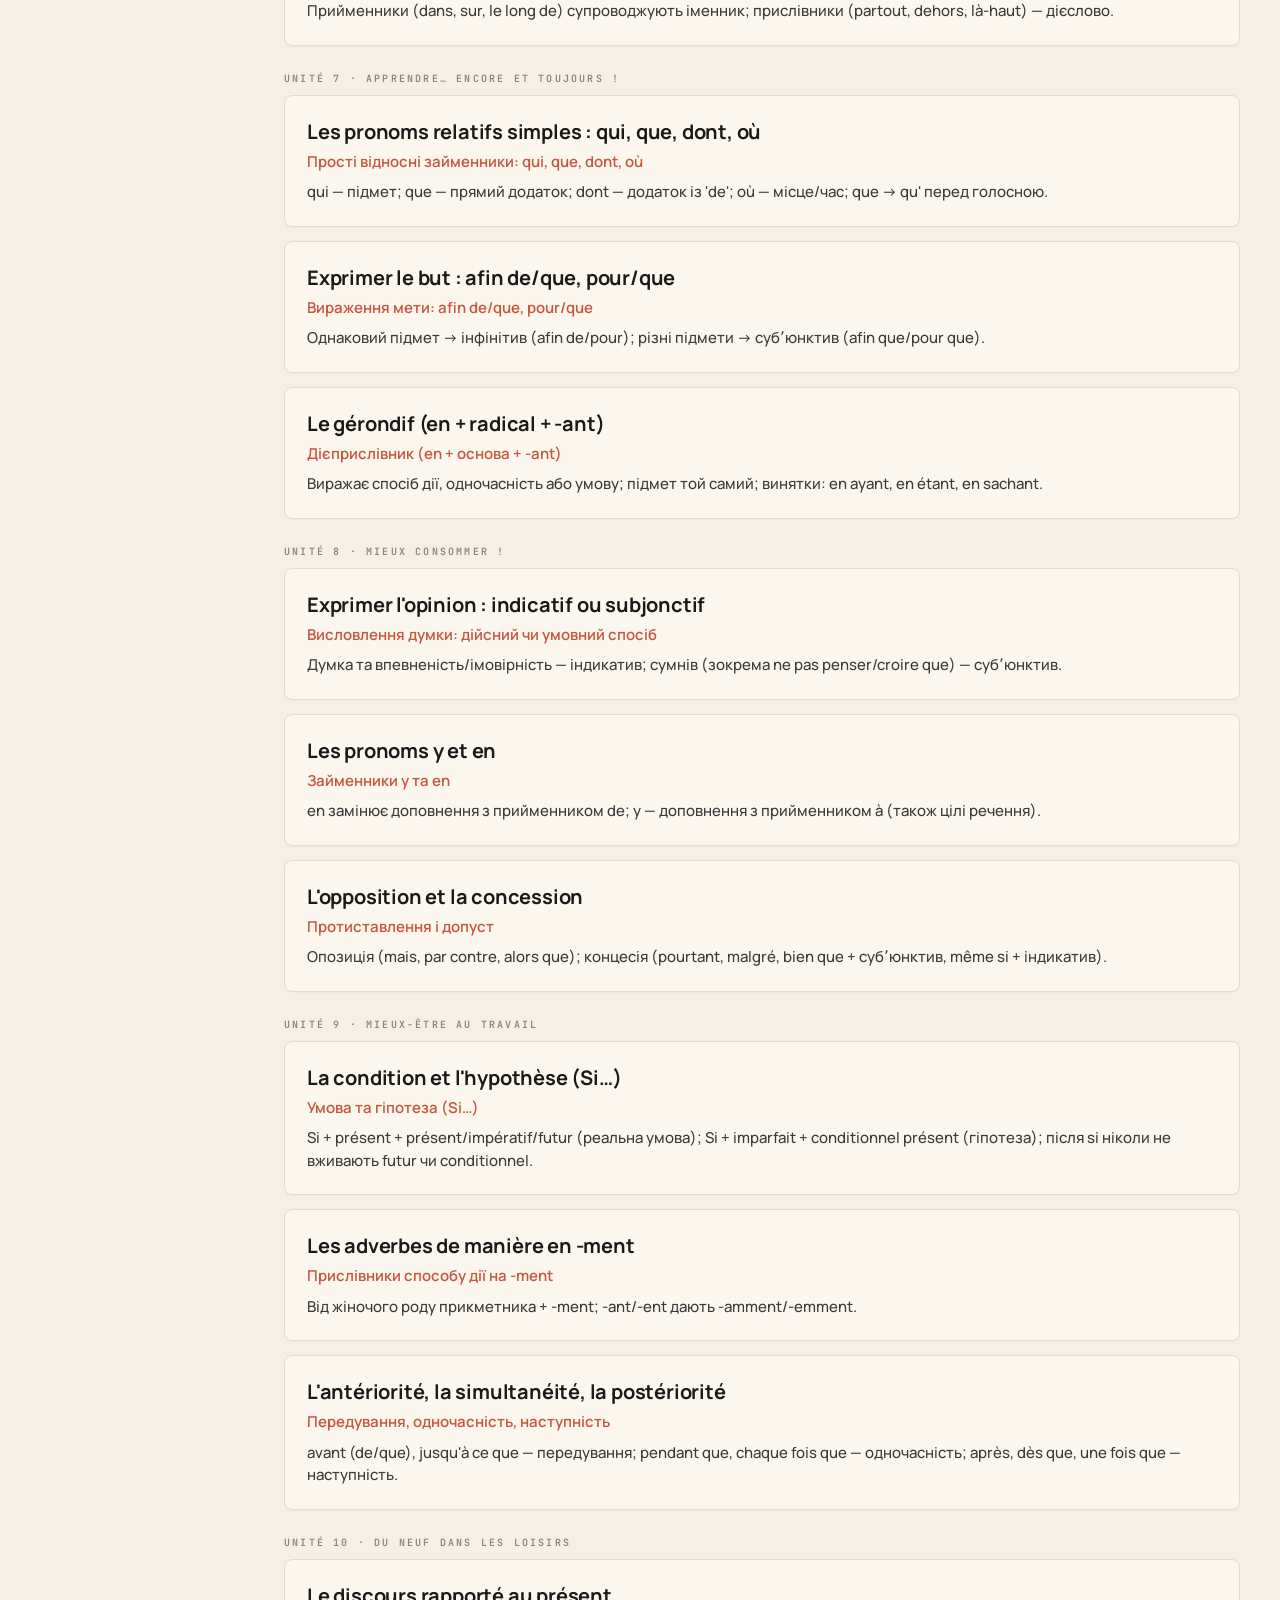
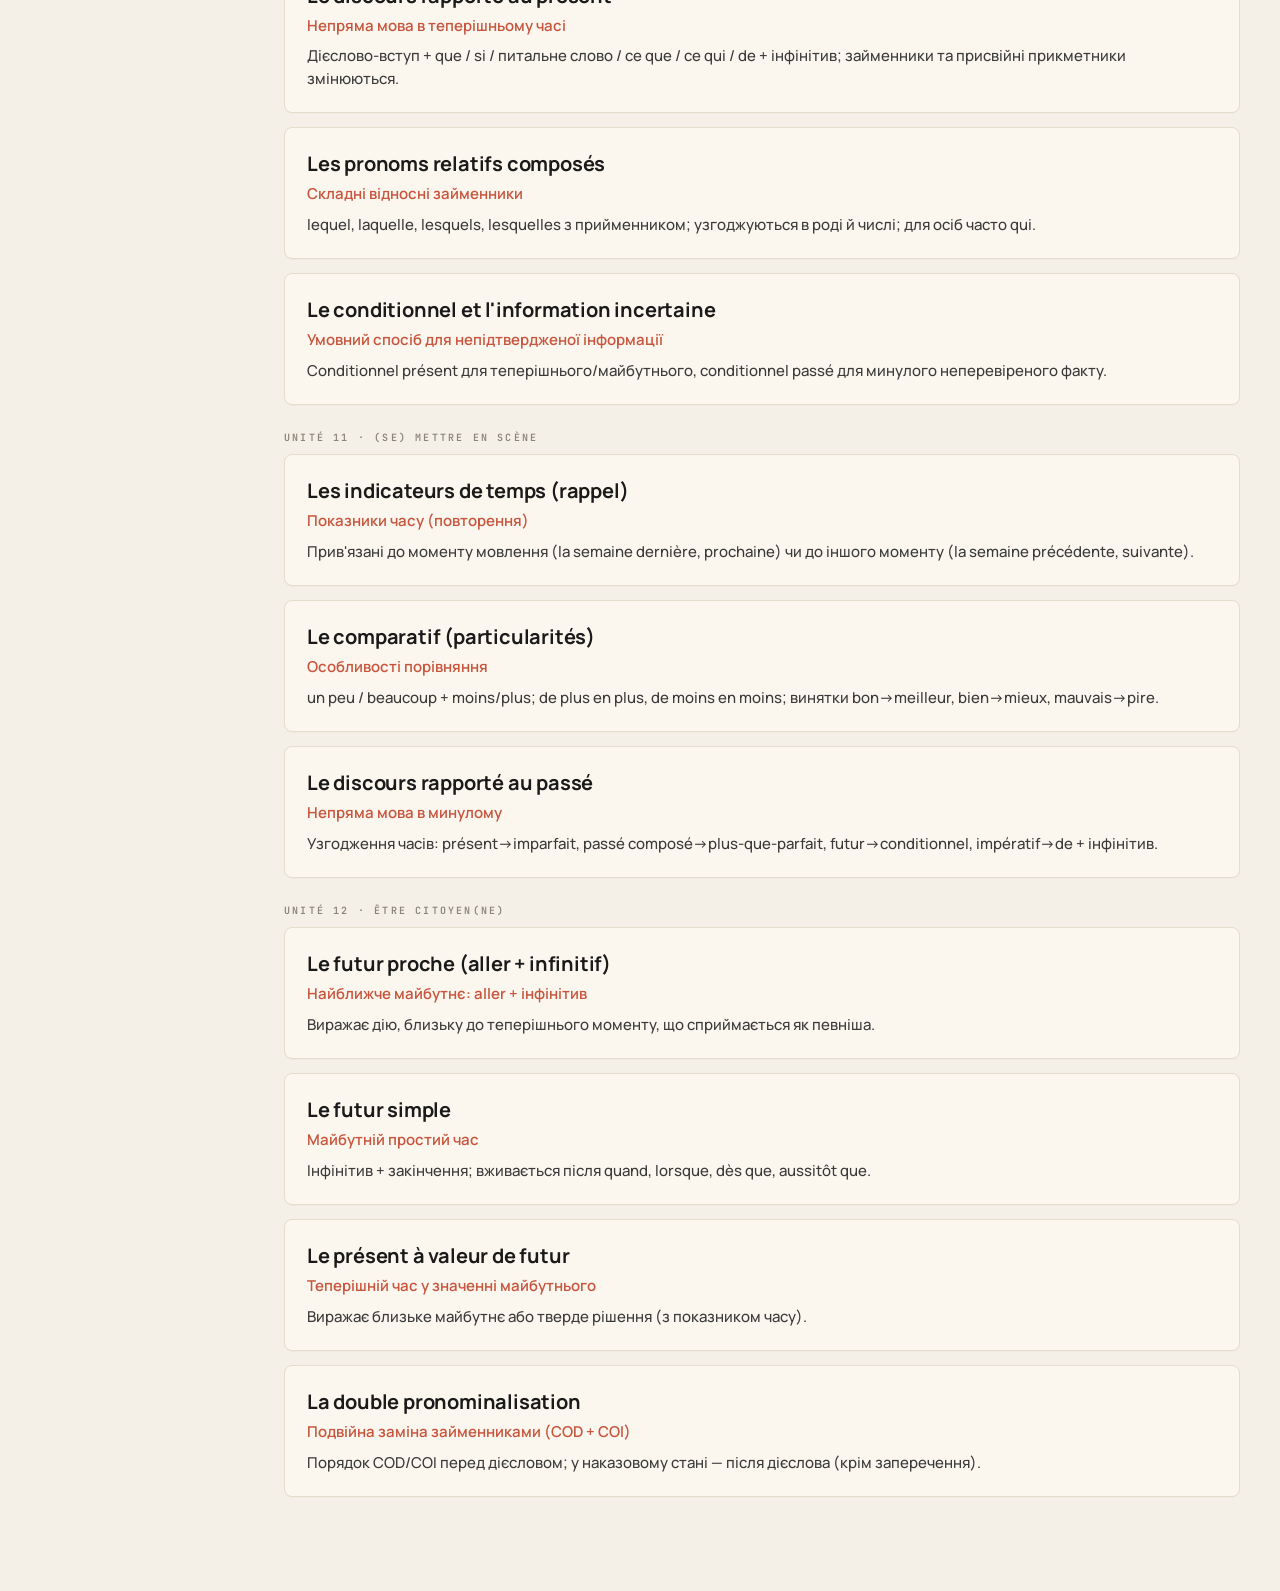
<file: edito-grammar.html>
<!doctype html>
<html lang="uk">
<head>
<meta charset="utf-8">
<title>Édito B1 · Граматика</title>
<meta name="viewport" content="width=device-width,initial-scale=1">
<link rel="stylesheet" href="styles.css">
</head>
<body>
<div class="shell">
  <section class="pagehead">
    <div>
      <div class="kicker">Édito B1 · Граматика за темами</div>
      <h1>Граматика <em>grammaire</em></h1>
      <p class="lede">Граматичні теми згідно з підручником, окремо за юнітами. Таблиці й примітки українською.</p>
    </div>
    <div class="meta">
      <span>тем</span><b id="nTopics">—</b>
    </div>
  </section>

  <div class="units" id="units"></div>
  <div id="content"></div>
</div>

<script src="edito.js"></script>
<script src="edito-content.js"></script>
<script src="edito-data-4-12.js"></script>
<script src="edito-data-7-9.js"></script>
<script src="edito-data-10-12.js"></script>
<script src="edito-verbs-4-12.js"></script>
<script src="edito-cahier-expr.js"></script>
<script src="edito-verbs-extra.js"></script>
<script src="edito-expr-extra.js"></script>
<script src="edito-srs.js"></script>
<script src="shared.js"></script>
<script>
renderChrome('edito-grammar');
let unit='all';
const allUnits=[...new Set(EDITO_GRAMMAR.map(g=>g.unit))].sort((a,b)=>a-b);
document.getElementById('nTopics').textContent=EDITO_GRAMMAR.length;

function renderUnits(){
  document.getElementById('units').innerHTML =
    `<button class="chip ${unit==='all'?'active':''}" data-u="all">Усі юніти · ${EDITO_GRAMMAR.length}</button>` +
    allUnits.map(u=>`<button class="chip ${unit===u?'active':''}" data-u="${u}">U${u} · ${EDITO_UNITS[u]}</button>`).join('');
  document.querySelectorAll('#units .chip').forEach(b=>b.onclick=()=>{unit=b.dataset.u==='all'?'all':+b.dataset.u;render();});
}
function table(t){
  return `<table class="gtable" style="margin-top:12px"><thead><tr>${t.head.map(h=>`<th>${h}</th>`).join('')}</tr></thead>
    <tbody>${t.rows.map(r=>`<tr>${r.map((c,j)=>`<td${j===0?'':' class="fr"'}>${c}</td>`).join('')}</tr>`).join('')}</tbody></table>`;
}
function render(){
  renderUnits();
  const list=EDITO_GRAMMAR.filter(g=>unit==='all'||g.unit===unit);
  let html='', lastU=null;
  for(const g of list){
    if(g.unit!==lastU){ html+=`<div class="eyebrow" style="margin:26px 0 10px">Unité ${g.unit} · ${EDITO_UNITS[g.unit]}</div>`; lastU=g.unit; }
    html+=`<div class="panel" style="margin-bottom:14px">
      <h2>${g.fr}</h2>
      <div style="color:var(--accent);font-weight:600;margin:2px 0 8px">${g.ua}</div>
      <p style="color:var(--ink-2)">${g.note}</p>
      ${(g.tables||[]).map(table).join('')}
      ${g.notes?`<ul style="margin:14px 0 0 18px;color:var(--ink-2);line-height:1.7">${g.notes.map(n=>`<li>${n}</li>`).join('')}</ul>`:''}
    </div>`;
  }
  document.getElementById('content').innerHTML=html;
}
render();
</script>
</body>
</html>
</file>
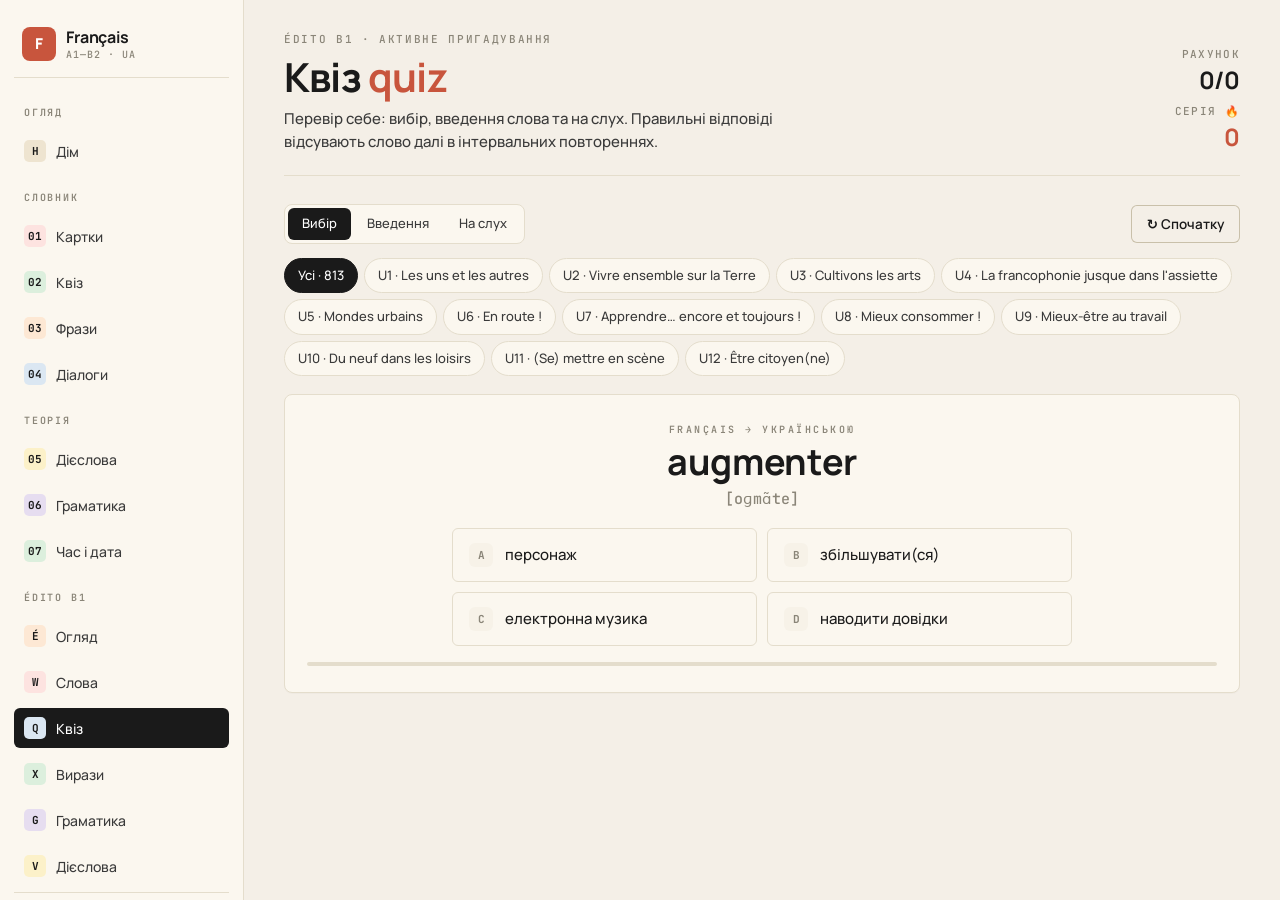
<file: edito-quiz.html>
<!doctype html>
<html lang="uk">
<head>
<meta charset="utf-8">
<title>Édito B1 · Квіз</title>
<meta name="viewport" content="width=device-width,initial-scale=1">
<link rel="stylesheet" href="styles.css">
</head>
<body>
<div class="shell">
  <section class="pagehead">
    <div>
      <div class="kicker">Édito B1 · Активне пригадування</div>
      <h1>Квіз <em>quiz</em></h1>
      <p class="lede">Перевір себе: вибір, введення слова та на слух. Правильні відповіді відсувають слово далі в інтервальних повтореннях.</p>
    </div>
    <div class="meta">
      <span>рахунок</span><b id="score">0/0</b>
      <span style="margin-top:8px;display:block">серія 🔥</span><b id="streak" style="color:var(--accent)">0</b>
    </div>
  </section>

  <div class="row" style="gap:10px;margin-bottom:10px">
    <div class="segbar" id="modes">
      <button class="chip active" data-m="choice">Вибір</button>
      <button class="chip" data-m="type">Введення</button>
      <button class="chip" data-m="listen">На слух</button>
    </div>
    <div style="flex:1"></div>
    <button class="btn ghost" id="restart">↻ Спочатку</button>
  </div>

  <div class="units" id="units"></div>

  <div class="panel" style="margin-top:6px">
    <div class="qstem">
      <div class="q" id="qkind">français → українською</div>
      <div class="w" id="qword">—</div>
      <div class="mono" id="qipa" style="color:var(--mute);margin-top:6px"></div>
      <button class="ctrl sp" id="qplay" title="Прослухати" style="margin:10px auto 0;display:none">🔊</button>
    </div>

    <div class="qopts" id="opts"></div>

    <form id="typeForm" style="display:none;text-align:center">
      <input class="tinput" id="tinput" autocomplete="off" autocapitalize="off" spellcheck="false" placeholder="напиши французькою…">
      <div><button class="btn" type="submit" id="checkBtn">Перевірити</button></div>
      <div id="typeFb" class="mono" style="margin-top:10px;min-height:20px"></div>
    </form>

    <div class="prog" style="margin-top:16px"><span id="qbar" style="width:0"></span></div>
  </div>
</div>

<script src="edito.js"></script>
<script src="edito-content.js"></script>
<script src="edito-data-4-12.js"></script>
<script src="edito-data-7-9.js"></script>
<script src="edito-data-10-12.js"></script>
<script src="edito-verbs-4-12.js"></script>
<script src="edito-cahier-expr.js"></script>
<script src="edito-verbs-extra.js"></script>
<script src="edito-expr-extra.js"></script>
<script src="edito-srs.js"></script>
<script src="shared.js"></script>
<script>
renderChrome('edito-quiz');
const DECK='edito-words';
let mode='choice', unit='all', pool=[], q=null, right=0, total=0;
const allUnits=[...new Set(EDITO_WORDS.map(w=>w.unit))].sort((a,b)=>a-b);
const clean = s => (s||'').toLowerCase().normalize('NFC').replace(/[(),.;!?…/=]/g,' ').replace(/\s+/g,' ').trim();
const speakClean = fr => speakFR(fr.replace(/\s*=.*$/,'').replace(/\([^)]*\)/g,''));

function buildPool(){ pool = EDITO_WORDS.filter(w=>unit==='all'||w.unit===unit); }
function renderUnits(){
  document.getElementById('units').innerHTML =
    `<button class="chip ${unit==='all'?'active':''}" data-u="all">Усі · ${EDITO_WORDS.length}</button>` +
    allUnits.map(u=>`<button class="chip ${unit===u?'active':''}" data-u="${u}">U${u} · ${EDITO_UNITS[u]}</button>`).join('');
  document.querySelectorAll('#units .chip').forEach(b=>b.onclick=()=>{
    unit=b.dataset.u==='all'?'all':+b.dataset.u; buildPool(); next();
  });
}
function setScore(){
  document.getElementById('score').textContent=right+'/'+total;
  document.getElementById('streak').textContent=Streak.current();
  document.getElementById('qbar').style.width=(total?Math.round(right/total*100):0)+'%';
}
function next(){
  renderUnits();
  if(pool.length<4){document.getElementById('qword').textContent='замало карток';return;}
  q = pick(pool);
  const opts=document.getElementById('opts'), tf=document.getElementById('typeForm');
  document.getElementById('qplay').style.display='none';
  document.getElementById('qipa').textContent='';
  if(mode==='type'){
    opts.style.display='none'; tf.style.display='block';
    document.getElementById('qkind').textContent='українською → français';
    document.getElementById('qword').textContent=q.ua;
    const inp=document.getElementById('tinput'); inp.value=''; inp.className='tinput'; inp.focus();
    document.getElementById('typeFb').textContent='';
  } else {
    tf.style.display='none'; opts.style.display='grid';
    const wrong = shuffle(pool.filter(w=>w.ua!==q.ua)).slice(0,3);
    const choices = shuffle([q,...wrong]);
    if(mode==='listen'){
      document.getElementById('qkind').textContent='на слух → українською';
      document.getElementById('qword').textContent='🔊';
      const p=document.getElementById('qplay'); p.style.display='grid'; p.onclick=()=>speakClean(q.fr);
      speakClean(q.fr);
    } else {
      document.getElementById('qkind').textContent='français → українською';
      document.getElementById('qword').textContent=q.fr;
      document.getElementById('qipa').textContent=q.ipa?'['+q.ipa+']':'';
    }
    opts.innerHTML = choices.map((c,k)=>
      `<button class="qopt" data-ua="${c.ua.replace(/"/g,'&quot;')}"><span class="k">${'ABCD'[k]}</span>${c.ua}</button>`).join('');
    opts.querySelectorAll('.qopt').forEach(b=>b.onclick=()=>answer(b, b.dataset.ua===q.ua, b));
  }
}
function grade(ok){
  total++; if(ok)right++;
  SRS.review(DECK, q.fr, ok?'good':'hard');
  Progress[ok?'addKnown':'addUnknown'](DECK, q.fr);
  setScore();
}
function answer(btn, ok){
  const opts=document.getElementById('opts');
  opts.querySelectorAll('.qopt').forEach(b=>{
    b.classList.add('dis');
    if(b.dataset.ua===q.ua)b.classList.add('ok');
  });
  if(!ok)btn.classList.add('no');
  grade(ok);
  setTimeout(next, ok?650:1500);
}
document.getElementById('typeForm').onsubmit=e=>{
  e.preventDefault();
  const inp=document.getElementById('tinput'); const ok=clean(inp.value)===clean(q.fr) ||
    clean(q.fr).split(' = ').some(v=>clean(inp.value)===clean(v));
  inp.classList.add(ok?'ok':'no');
  document.getElementById('typeFb').innerHTML = ok ? '✓ правильно' : '✗ правильно: <b>'+q.fr+'</b>';
  grade(ok);
  setTimeout(next, ok?700:1700);
};

document.querySelectorAll('#modes .chip').forEach(b=>b.onclick=()=>{
  document.querySelectorAll('#modes .chip').forEach(x=>x.classList.remove('active'));
  b.classList.add('active'); mode=b.dataset.m; next();
});
document.getElementById('restart').onclick=()=>{right=0;total=0;setScore();next();};

buildPool(); setScore(); next();
</script>
</body>
</html>
</file>
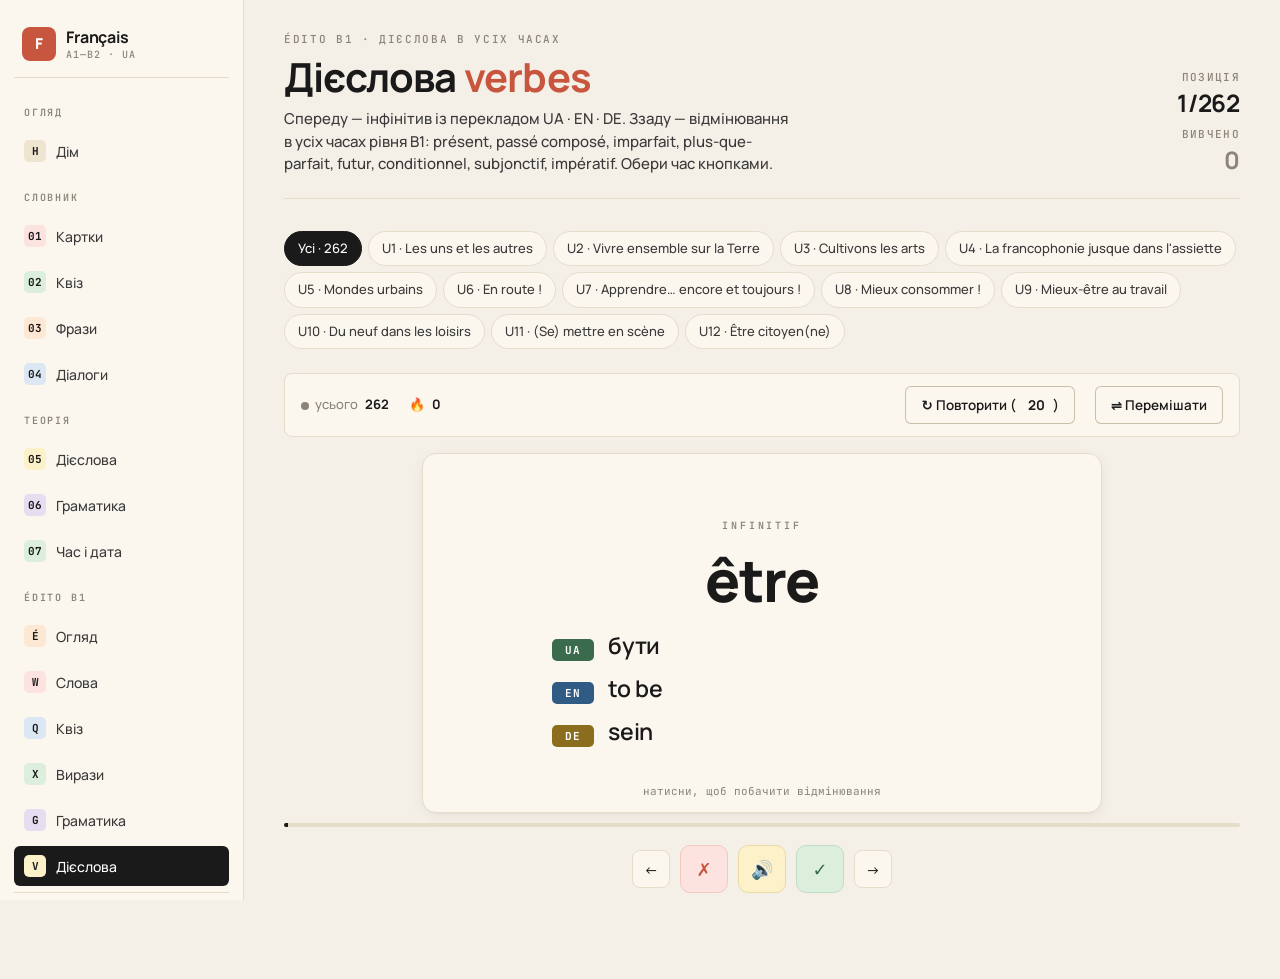
<file: edito-verbs.html>
<!doctype html>
<html lang="uk">
<head>
<meta charset="utf-8">
<title>Édito B1 · Дієслова</title>
<meta name="viewport" content="width=device-width,initial-scale=1">
<link rel="stylesheet" href="styles.css">
</head>
<body>
<div class="shell">
  <section class="pagehead">
    <div>
      <div class="kicker">Édito B1 · Дієслова в усіх часах</div>
      <h1>Дієслова <em>verbes</em></h1>
      <p class="lede">Спереду — інфінітив із перекладом UA · EN · DE. Ззаду — відмінювання в усіх часах рівня B1: présent, passé composé, imparfait, plus-que-parfait, futur, conditionnel, subjonctif, impératif. Обери час кнопками.</p>
    </div>
    <div class="meta">
      <span>позиція</span><b id="pos">—</b>
      <span style="margin-top:8px;display:block">вивчено</span><b id="knownN" style="color:var(--sage)">—</b>
    </div>
  </section>

  <div class="units" id="units"></div>

  <div class="statstrip">
    <span><span class="dot t"></span>усього <b id="nTot">0</b></span>
    <span>🔥 <b id="streak">0</b></span>
    <span style="flex:1"></span>
    <button class="btn ghost" id="reviewBtn" title="Повторити те, що пора">↻ Повторити (<b id="dueN">0</b>)</button>
    <button class="btn ghost" id="shuffleBtn">⇌ Перемішати</button>
  </div>

  <div class="bc-wrap" id="card">
    <div class="bc-inner" id="inner">
      <div class="bc-face front">
        <div class="lbl">infinitif</div>
        <div class="fr" id="frVerb">—</div>
        <div class="tri" style="margin-top:22px;max-width:420px">
          <div class="row3"><span class="flag ua">UA</span><span class="val sm" id="ua">—</span></div>
          <div class="row3"><span class="flag en">EN</span><span class="val sm" id="en">—</span></div>
          <div class="row3"><span class="flag de">DE</span><span class="val sm" id="de">—</span></div>
        </div>
        <div class="hint">натисни, щоб побачити відмінювання</div>
      </div>
      <div class="bc-face back">
        <div class="lbl" id="backInf">—</div>
        <div class="vb-tenses" id="tenses"></div>
        <div class="vb-grid" id="grid"></div>
        <div class="vb-cap" id="ex"></div>
      </div>
    </div>
  </div>

  <div class="prog"><span id="progBar" style="width:0"></span></div>

  <div class="fc-controls">
    <button class="ctrl sm" id="prevBtn" title="← попередня">←</button>
    <button class="ctrl no" id="noBtn" title="ще не знаю">✗</button>
    <button class="ctrl sp" id="spBtn" title="озвучити">🔊</button>
    <button class="ctrl ok" id="okBtn" title="знаю">✓</button>
    <button class="ctrl sm" id="nextBtn" title="→ наступна">→</button>
  </div>
</div>

<script src="edito.js"></script>
<script src="edito-content.js"></script>
<script src="edito-data-4-12.js"></script>
<script src="edito-data-7-9.js"></script>
<script src="edito-data-10-12.js"></script>
<script src="edito-verbs-4-12.js"></script>
<script src="edito-cahier-expr.js"></script>
<script src="edito-verbs-extra.js"></script>
<script src="edito-expr-extra.js"></script>
<script src="edito-srs.js"></script>
<script src="shared.js"></script>
<script>
renderChrome('edito-verbs');
const PAGE='edito-verbs';
let unit='all', cards=EDITO_VERBS.slice(), i=0, tense='présent', reviewMode=false;
const PRON=['je','tu','il','nous','vous','ils'];
const allUnits=[...new Set(EDITO_VERBS.map(v=>v.unit))].sort((a,b)=>a-b);
function setReviewBtn(){const b=document.getElementById('reviewBtn');b.classList.toggle('on',reviewMode);
  b.firstChild.textContent=reviewMode?'✕ Вийти з повторення (':'↻ Повторити (';}
function applyUnit(){reviewMode=false;setReviewBtn();
  cards=EDITO_VERBS.filter(v=>unit==='all'||v.unit===unit);i=0;render();}

function renderUnits(){
  document.getElementById('units').innerHTML =
    `<button class="chip ${unit==='all'?'active':''}" data-u="all">Усі · ${EDITO_VERBS.length}</button>` +
    allUnits.map(u=>`<button class="chip ${unit===u?'active':''}" data-u="${u}">U${u} · ${EDITO_UNITS[u]}</button>`).join('');
  document.querySelectorAll('#units .chip').forEach(b=>b.onclick=()=>{
    unit=b.dataset.u==='all'?'all':+b.dataset.u; applyUnit();
  });
}
function renderTenses(){
  document.getElementById('tenses').innerHTML = EDITO_TENSES.map(t=>
    `<button class="vb-tense ${t===tense?'active':''}" data-t="${t}">${t}</button>`).join('');
  document.querySelectorAll('.vb-tense').forEach(b=>b.onclick=e=>{
    e.stopPropagation(); tense=b.dataset.t; renderTenses(); renderConj();
  });
}
function renderConj(){
  const v=cards[i]; if(!v)return;
  const forms=v.conj[tense]||[];
  // each form already carries its own pronoun (je, j', que je…, reflexive, impératif)
  document.getElementById('grid').innerHTML = forms.map(f=>
    `<div class="ln"><b>${f||'—'}</b></div>`).join('');
  sizeCard();
}
// Grow the flip card so the (taller) conjugation back always fits — esp. mobile
function sizeCard(){
  const inner=document.getElementById('inner');
  const back = 56 /*label*/ + document.getElementById('tenses').offsetHeight
             + document.getElementById('grid').offsetHeight
             + document.getElementById('ex').offsetHeight + 80 /*padding+gaps*/;
  inner.style.minHeight = Math.max(360, back) + 'px';
}
window.addEventListener('resize', ()=>{ if(cards.length) sizeCard(); });
function render(){
  const n=cards.length,p=Progress.get(PAGE);
  document.getElementById('nTot').textContent=n;
  document.getElementById('knownN').textContent=(p.known||[]).length;
  renderUnits();
  if(!n)return;
  i=((i%n)+n)%n;const v=cards[i];
  const fr=document.getElementById('frVerb');
  fr.textContent=v.fr; fr.classList.remove('sm','xs'); if(v.fr.length>12)fr.classList.add('sm');
  document.getElementById('ua').textContent=v.ua;
  document.getElementById('en').textContent=v.en;
  document.getElementById('de').textContent=v.de;
  document.getElementById('backInf').textContent=v.fr+' · '+v.ua;
  document.getElementById('ex').textContent=v.example?'« '+v.example+' »':'';
  document.getElementById('pos').textContent=(i+1)+'/'+n;
  document.getElementById('progBar').style.width=((i+1)/n*100)+'%';
  document.getElementById('inner').classList.remove('flip');
  renderTenses(); renderConj();
}
function go(d){if(!cards.length)return;i=(i+d+cards.length)%cards.length;render();}
function mark(ok){if(!cards.length)return;const v=cards[i];
  ok?Progress.addKnown(PAGE,v.fr):Progress.addUnknown(PAGE,v.fr);
  SRS.review(PAGE,v.fr,ok?'good':'hard');
  document.getElementById('streak').textContent=Streak.current();
  document.getElementById('dueN').textContent=SRS.queue(PAGE,EDITO_VERBS.map(x=>x.fr),20).length;
  toast(ok?'✓ вивчено':'↺ повторимо');setTimeout(()=>go(1),220);}
function loadReview(){
  reviewMode=true; unit='all';
  const map=new Map(EDITO_VERBS.map(v=>[v.fr,v]));
  cards=SRS.queue(PAGE,EDITO_VERBS.map(v=>v.fr),20).map(k=>map.get(k)).filter(Boolean);
  i=0;render();setReviewBtn();
  toast(cards.length?('на повторення: '+cards.length):'усе повторено — почни нові');
}

document.getElementById('card').onclick=()=>document.getElementById('inner').classList.toggle('flip');
document.getElementById('prevBtn').onclick=e=>{e.stopPropagation();go(-1)};
document.getElementById('nextBtn').onclick=e=>{e.stopPropagation();go(1)};
document.getElementById('okBtn').onclick=e=>{e.stopPropagation();mark(true)};
document.getElementById('noBtn').onclick=e=>{e.stopPropagation();mark(false)};
document.getElementById('spBtn').onclick=e=>{e.stopPropagation();if(cards[i])speakFR(cards[i].fr)};
document.getElementById('shuffleBtn').onclick=()=>{cards=shuffle(cards);i=0;render();toast('перемішано')};
document.getElementById('reviewBtn').onclick=()=>{ reviewMode?applyUnit():loadReview(); };
document.getElementById('streak').textContent=Streak.current();
document.getElementById('dueN').textContent=SRS.queue(PAGE,EDITO_VERBS.map(v=>v.fr),20).length;
document.addEventListener('keydown',e=>{
  if(e.key==='ArrowRight')go(1);else if(e.key==='ArrowLeft')go(-1);
  else if(e.key==='ArrowDown'||e.key===' '){e.preventDefault();document.getElementById('inner').classList.toggle('flip')}
  else if(e.key==='ArrowUp'){if(cards[i])speakFR(cards[i].fr)}
});
render();
</script>
</body>
</html>
</file>
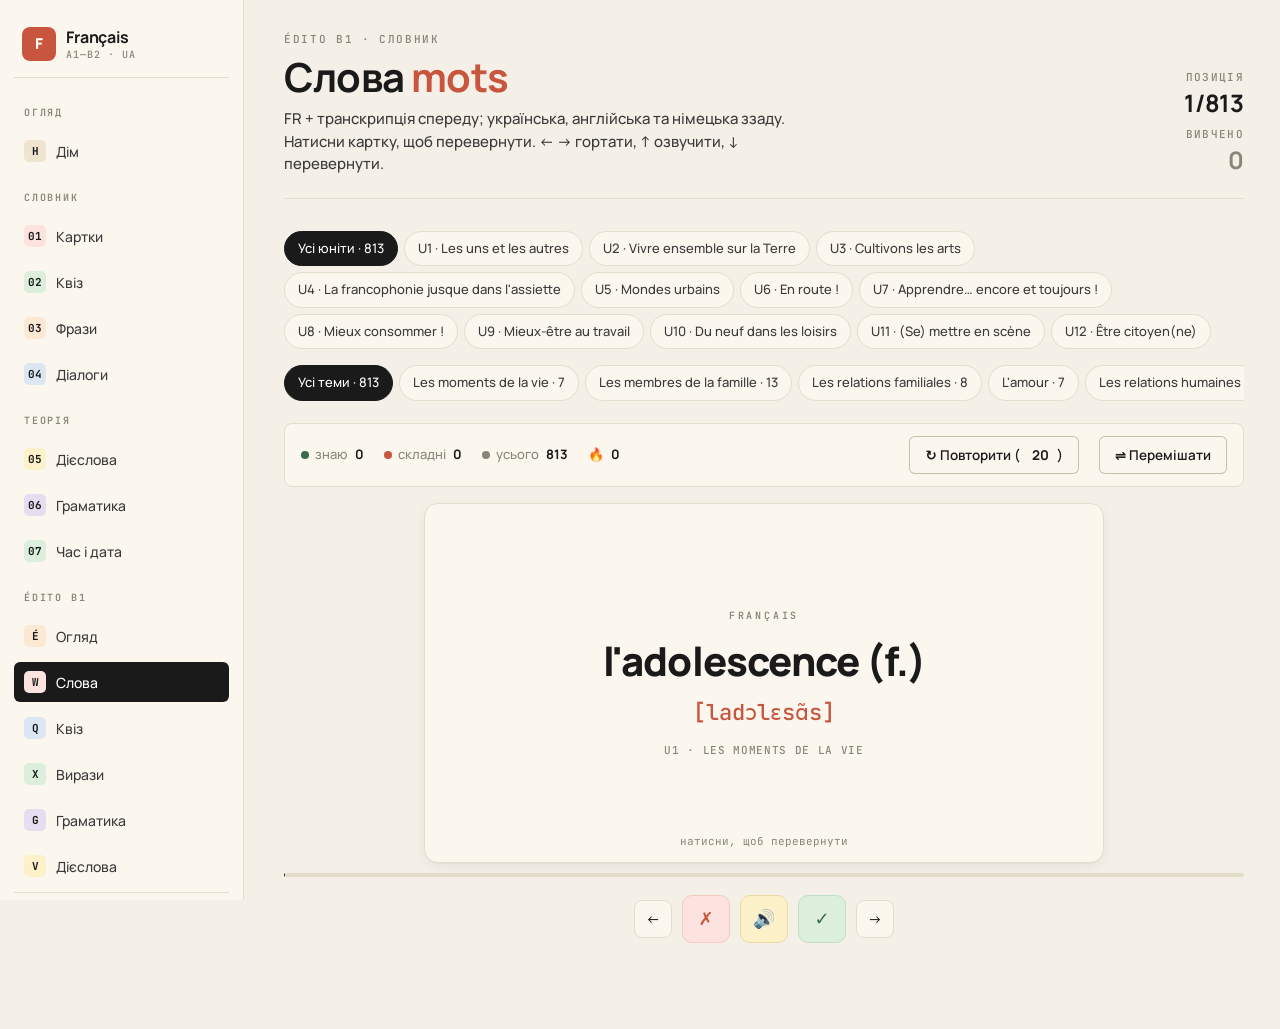
<file: edito-words.html>
<!doctype html>
<html lang="uk">
<head>
<meta charset="utf-8">
<title>Édito B1 · Слова</title>
<meta name="viewport" content="width=device-width,initial-scale=1">
<link rel="stylesheet" href="styles.css">
</head>
<body>
<div class="shell">
  <section class="pagehead">
    <div>
      <div class="kicker">Édito B1 · Словник</div>
      <h1>Слова <em>mots</em></h1>
      <p class="lede">FR + транскрипція спереду; українська, англійська та німецька ззаду. Натисни картку, щоб перевернути. ← → гортати, ↑ озвучити, ↓ перевернути.</p>
    </div>
    <div class="meta">
      <span>позиція</span><b id="pos">—</b>
      <span style="margin-top:8px;display:block">вивчено</span><b id="knownN" style="color:var(--sage)">—</b>
    </div>
  </section>

  <div class="units" id="units"></div>
  <div class="themes" id="themes"></div>

  <div class="statstrip">
    <span><span class="dot k"></span>знаю <b id="nKnown">0</b></span>
    <span><span class="dot u"></span>складні <b id="nUnk">0</b></span>
    <span><span class="dot t"></span>усього <b id="nTot">0</b></span>
    <span>🔥 <b id="streak">0</b></span>
    <span style="flex:1"></span>
    <button class="btn ghost" id="reviewBtn" title="Повторити те, що пора">↻ Повторити (<b id="dueN">0</b>)</button>
    <button class="btn ghost" id="shuffleBtn">⇌ Перемішати</button>
  </div>

  <div class="bc-wrap" id="card">
    <div class="bc-inner" id="inner">
      <div class="bc-face front">
        <div class="lbl">français</div>
        <div class="fr" id="frWord">—</div>
        <div class="ipa" id="ipa"></div>
        <div class="theme" id="frTheme"></div>
        <div class="hint">натисни, щоб перевернути</div>
      </div>
      <div class="bc-face back">
        <div class="lbl">UA · EN · DE</div>
        <div class="tri">
          <div class="row3"><span class="flag ua">UA</span><span class="val" id="ua">—</span></div>
          <div class="row3"><span class="flag en">EN</span><span class="val" id="en">—</span></div>
          <div class="row3"><span class="flag de">DE</span><span class="val" id="de">—</span></div>
        </div>
      </div>
    </div>
  </div>

  <div class="prog"><span id="progBar" style="width:0"></span></div>

  <div class="fc-controls">
    <button class="ctrl sm" id="prevBtn" title="← попередня">←</button>
    <button class="ctrl no" id="noBtn" title="ще не знаю">✗</button>
    <button class="ctrl sp" id="spBtn" title="озвучити">🔊</button>
    <button class="ctrl ok" id="okBtn" title="знаю">✓</button>
    <button class="ctrl sm" id="nextBtn" title="→ наступна">→</button>
  </div>
</div>

<script src="edito.js"></script>
<script src="edito-content.js"></script>
<script src="edito-data-4-12.js"></script>
<script src="edito-data-7-9.js"></script>
<script src="edito-data-10-12.js"></script>
<script src="edito-verbs-4-12.js"></script>
<script src="edito-cahier-expr.js"></script>
<script src="edito-verbs-extra.js"></script>
<script src="edito-expr-extra.js"></script>
<script src="edito-srs.js"></script>
<script src="shared.js"></script>
<script>
renderChrome('edito-words');
const PAGE='edito-words';
let unit='all', theme=null, cards=[], i=0, reviewMode=false;

const allUnits = [...new Set(EDITO_WORDS.map(w=>w.unit))].sort((a,b)=>a-b);

function setReviewBtn(){const b=document.getElementById('reviewBtn');b.classList.toggle('on',reviewMode);
  b.firstChild.textContent=reviewMode?'✕ Вийти з повторення (':'↻ Повторити (';}
function load(){
  reviewMode=false; setReviewBtn();
  let base = EDITO_WORDS.filter(w=>unit==='all'||w.unit===unit);
  if(theme) base = base.filter(w=>w.theme===theme);
  cards = base; i = 0;
  renderUnits(); renderThemes(); render();
}
function renderUnits(){
  document.getElementById('units').innerHTML =
    `<button class="chip ${unit==='all'?'active':''}" data-u="all">Усі юніти · ${EDITO_WORDS.length}</button>` +
    allUnits.map(u=>`<button class="chip ${unit===u?'active':''}" data-u="${u}">U${u} · ${EDITO_UNITS[u]}</button>`).join('');
  document.querySelectorAll('#units .chip').forEach(b=>b.onclick=()=>{
    unit = b.dataset.u==='all'?'all':+b.dataset.u; theme=null; load();
  });
}
function renderThemes(){
  const pool = EDITO_WORDS.filter(w=>unit==='all'||w.unit===unit);
  const themes = [...new Set(pool.map(w=>w.theme))];
  document.getElementById('themes').innerHTML =
    `<button class="chip ${theme===null?'active':''}" data-th="">Усі теми · ${pool.length}</button>` +
    themes.map(t=>`<button class="chip ${theme===t?'active':''}" data-th="${t}">${t} · ${pool.filter(w=>w.theme===t).length}</button>`).join('');
  document.querySelectorAll('#themes .chip').forEach(b=>b.onclick=()=>{ theme=b.dataset.th||null; load(); });
}
function fit(el,text){
  el.textContent=text;
  el.classList.remove('sm','xs');
  if(text.length>26) el.classList.add('xs'); else if(text.length>16) el.classList.add('sm');
}
function render(){
  const n=cards.length, p=Progress.get(PAGE);
  document.getElementById('nTot').textContent=n;
  document.getElementById('nKnown').textContent=(p.known||[]).filter(x=>cards.some(c=>c.fr===x)).length;
  document.getElementById('nUnk').textContent=(p.unknown||[]).filter(x=>cards.some(c=>c.fr===x)).length;
  document.getElementById('knownN').textContent=(p.known||[]).length;
  if(!n){document.getElementById('frWord').textContent='—';document.getElementById('pos').textContent='0/0';return;}
  i=((i%n)+n)%n; const c=cards[i];
  fit(document.getElementById('frWord'),c.fr);
  document.getElementById('ipa').textContent=c.ipa?'['+c.ipa+']':'';
  document.getElementById('frTheme').textContent='U'+c.unit+' · '+c.theme;
  document.getElementById('ua').textContent=c.ua;
  document.getElementById('en').textContent=c.en;
  document.getElementById('de').textContent=c.de;
  [['ua',c.ua],['en',c.en],['de',c.de]].forEach(([id,t])=>{
    const el=document.getElementById(id); el.classList.toggle('sm',t.length>22);
  });
  document.getElementById('pos').textContent=(i+1)+'/'+n;
  document.getElementById('progBar').style.width=((i+1)/n*100)+'%';
  document.getElementById('inner').classList.remove('flip');
}
function go(d){if(!cards.length)return;i=(i+d+cards.length)%cards.length;render();}
function mark(ok){if(!cards.length)return;const c=cards[i];
  ok?Progress.addKnown(PAGE,c.fr):Progress.addUnknown(PAGE,c.fr);
  SRS.review(PAGE,c.fr,ok?'good':'hard');
  document.getElementById('streak').textContent=Streak.current();
  document.getElementById('dueN').textContent=SRS.queue(PAGE,EDITO_WORDS.map(w=>w.fr),20).length;
  toast(ok?'✓ вивчено':'↺ повторимо');setTimeout(()=>go(1),220);}
function loadReview(){
  reviewMode=true; unit='all'; theme=null;
  const map=new Map(EDITO_WORDS.map(w=>[w.fr,w]));
  cards=SRS.queue(PAGE,EDITO_WORDS.map(w=>w.fr),20).map(k=>map.get(k)).filter(Boolean);
  i=0;renderUnits();renderThemes();render();setReviewBtn();
  toast(cards.length?('на повторення: '+cards.length):'усе повторено — почни нові');
}

document.getElementById('card').onclick=()=>document.getElementById('inner').classList.toggle('flip');
document.getElementById('prevBtn').onclick=e=>{e.stopPropagation();go(-1)};
document.getElementById('nextBtn').onclick=e=>{e.stopPropagation();go(1)};
document.getElementById('okBtn').onclick=e=>{e.stopPropagation();mark(true)};
document.getElementById('noBtn').onclick=e=>{e.stopPropagation();mark(false)};
document.getElementById('spBtn').onclick=e=>{e.stopPropagation();if(cards[i])speakFR(cards[i].fr.replace(/\s*=.*$/,'').replace(/\([^)]*\)/g,''))};
document.getElementById('shuffleBtn').onclick=()=>{cards=shuffle(cards);i=0;render();toast('перемішано')};
document.getElementById('reviewBtn').onclick=()=>{ reviewMode?load():loadReview(); };
document.getElementById('streak').textContent=Streak.current();
document.getElementById('dueN').textContent=SRS.queue(PAGE,EDITO_WORDS.map(w=>w.fr),20).length;
document.addEventListener('keydown',e=>{
  if(e.key==='ArrowRight')go(1);else if(e.key==='ArrowLeft')go(-1);
  else if(e.key==='ArrowDown'||e.key===' '){e.preventDefault();document.getElementById('inner').classList.toggle('flip')}
  else if(e.key==='ArrowUp'){if(cards[i])speakFR(cards[i].fr)}
});
load();
</script>
</body>
</html>
</file>
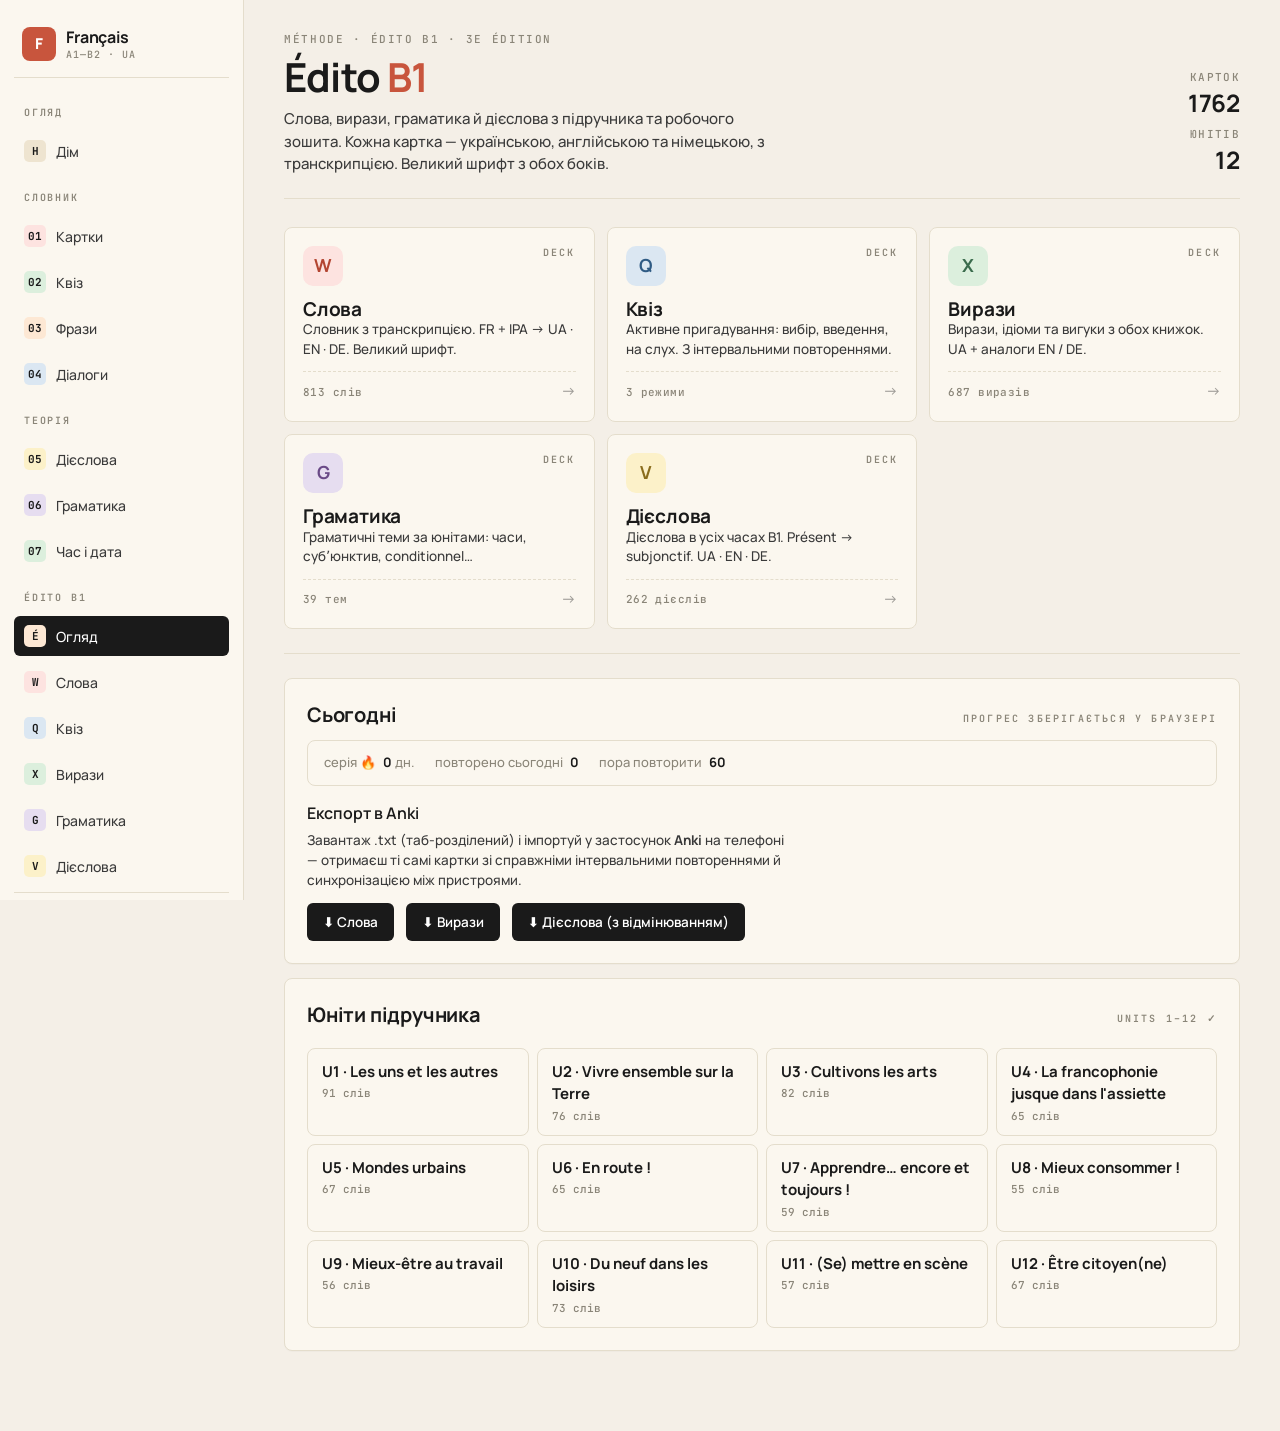
<file: edito.html>
<!doctype html>
<html lang="uk">
<head>
<meta charset="utf-8">
<title>Édito B1 — Français</title>
<meta name="viewport" content="width=device-width,initial-scale=1">
<link rel="stylesheet" href="styles.css">
</head>
<body>
<div class="shell">
  <section class="pagehead">
    <div>
      <div class="kicker">Méthode · Édito B1 · 3e édition</div>
      <h1>Édito <em>B1</em></h1>
      <p class="lede">Слова, вирази, граматика й дієслова з підручника та робочого зошита. Кожна картка — українською, англійською та німецькою, з транскрипцією. Великий шрифт з обох боків.</p>
    </div>
    <div class="meta">
      <span>карток</span><b id="totalCards">—</b>
      <span style="margin-top:8px;display:block">юнітів</span><b id="totalUnits">—</b>
    </div>
  </section>

  <div class="modgrid" id="decks"></div>

  <div class="rule-soft"></div>

  <div class="panel" style="margin-bottom:14px">
    <div class="row" style="justify-content:space-between;align-items:baseline;margin-bottom:6px">
      <h2>Сьогодні</h2><span class="eyebrow">прогрес зберігається у браузері</span>
    </div>
    <div class="statstrip" style="margin:6px 0 16px">
      <span>серія 🔥 <b id="hStreak">0</b> дн.</span>
      <span>повторено сьогодні <b id="hToday">0</b></span>
      <span>пора повторити <b id="hDue">0</b></span>
    </div>
    <h3 style="margin-bottom:6px">Експорт в Anki</h3>
    <p style="color:var(--ink-2);font-size:13.5px;margin-bottom:12px;max-width:60ch">Завантаж .txt (таб-розділений) і імпортуй у застосунок <b>Anki</b> на телефоні — отримаєш ті самі картки зі справжніми інтервальними повтореннями й синхронізацією між пристроями.</p>
    <div class="row">
      <button class="btn" id="expW">⬇ Слова</button>
      <button class="btn" id="expX">⬇ Вирази</button>
      <button class="btn" id="expV">⬇ Дієслова (з відмінюванням)</button>
    </div>
  </div>

  <div class="panel">
    <div class="row" style="justify-content:space-between;align-items:baseline;margin-bottom:14px">
      <h2>Юніти підручника</h2>
      <span class="eyebrow" id="unitsDone">Units 1–12 ✓</span>
    </div>
    <div id="unitList" style="display:grid;grid-template-columns:repeat(auto-fit,minmax(220px,1fr));gap:8px"></div>
  </div>
</div>

<script src="edito.js"></script>
<script src="edito-content.js"></script>
<script src="edito-data-4-12.js"></script>
<script src="edito-data-7-9.js"></script>
<script src="edito-data-10-12.js"></script>
<script src="edito-verbs-4-12.js"></script>
<script src="edito-cahier-expr.js"></script>
<script src="edito-verbs-extra.js"></script>
<script src="edito-expr-extra.js"></script>
<script src="edito-srs.js"></script>
<script src="shared.js"></script>
<script>
renderChrome('edito');

const decks = [
  {href:'edito-words.html',       num:'W', title:'Слова',     tint:'blush',
    desc:'Словник з транскрипцією. FR + IPA → UA · EN · DE. Великий шрифт.', cnt:EDITO_WORDS.length+' слів'},
  {href:'edito-quiz.html',        num:'Q', title:'Квіз',      tint:'sky',
    desc:'Активне пригадування: вибір, введення, на слух. З інтервальними повтореннями.', cnt:'3 режими'},
  {href:'edito-expressions.html', num:'X', title:'Вирази',    tint:'mint',
    desc:'Вирази, ідіоми та вигуки з обох книжок. UA + аналоги EN / DE.',   cnt:EDITO_EXPR.length+' виразів'},
  {href:'edito-grammar.html',     num:'G', title:'Граматика', tint:'lilac',
    desc:'Граматичні теми за юнітами: часи, субʼюнктив, conditionnel…',     cnt:EDITO_GRAMMAR.length+' тем'},
  {href:'edito-verbs.html',       num:'V', title:'Дієслова',  tint:'butter',
    desc:'Дієслова в усіх часах B1. Présent → subjonctif. UA · EN · DE.',   cnt:EDITO_VERBS.length+' дієслів'},
];

document.getElementById('decks').innerHTML = decks.map(d=>`
  <a class="modtile tint-${d.tint}" href="${d.href}">
    <div class="top"><div class="ico">${d.num}</div><span class="eyebrow">deck</span></div>
    <div><h3>${d.title}</h3><p>${d.desc}</p></div>
    <div class="foot"><span class="cnt">${d.cnt}</span><span class="arrow">→</span></div>
  </a>`).join('');

const units = [...new Set([...EDITO_WORDS,...EDITO_VERBS,...EDITO_GRAMMAR].map(x=>x.unit))].sort((a,b)=>a-b);
document.getElementById('totalCards').textContent = EDITO_WORDS.length+EDITO_EXPR.length+EDITO_VERBS.length;
document.getElementById('totalUnits').textContent = units.length;

document.getElementById('unitList').innerHTML = Object.entries(EDITO_UNITS).map(([n,t])=>{
  const has = units.includes(+n);
  const wc = EDITO_WORDS.filter(w=>w.unit==n).length;
  return `<div class="p" style="background:var(--paper);border:1px solid var(--rule);border-radius:8px;padding:12px 14px;${has?'':'opacity:.4'}">
    <div style="font-weight:700">U${n} · ${t}</div>
    <div style="font:500 11px 'JetBrains Mono';color:var(--mute);margin-top:3px">${has?wc+' слів':'незабаром'}</div>
  </div>`;
}).join('');

/* ---- today / streak ---- */
const dueAll = SRS.queue('edito-words',EDITO_WORDS.map(w=>w.fr),20).length
             + SRS.queue('edito-expr', EDITO_EXPR.map(e=>e.fr),20).length
             + SRS.queue('edito-verbs',EDITO_VERBS.map(v=>v.fr),20).length;
document.getElementById('hStreak').textContent=Streak.current();
document.getElementById('hToday').textContent=Streak.todayCount();
document.getElementById('hDue').textContent=dueAll;

/* ---- Anki export (tab-separated, Basic note) ---- */
const esc=s=>(s||'').replace(/[\t\n\r]/g,' ');
function tsv(rows){return '#separator:tab\n#html:true\n'+rows.map(r=>r.join('\t')).join('\n');}
function dl(name,text){const b=new Blob([text],{type:'text/plain;charset=utf-8'});const a=document.createElement('a');
  a.href=URL.createObjectURL(b);a.download=name;document.body.appendChild(a);a.click();a.remove();}
document.getElementById('expW').onclick=()=>dl('edito-mots.txt',tsv(EDITO_WORDS.map(w=>[
  esc(w.fr)+(w.ipa?' <br>['+esc(w.ipa)+']':''),
  esc(w.ua)+'<br>EN: '+esc(w.en)+'<br>DE: '+esc(w.de)+'<br><i>U'+w.unit+' · '+esc(w.theme)+'</i>'])));
document.getElementById('expX').onclick=()=>dl('edito-expressions.txt',tsv(EDITO_EXPR.map(e=>[
  esc(e.fr), esc(e.ua)+'<br>EN: '+esc(e.en)+'<br>DE: '+esc(e.de)])));
document.getElementById('expV').onclick=()=>dl('edito-verbes.txt',tsv(EDITO_VERBS.map(v=>[
  esc(v.fr),
  esc(v.ua)+' · '+esc(v.en)+' · '+esc(v.de)+'<br>'+EDITO_TENSES.map(t=>'<b>'+t+':</b> '+esc(v.conj[t].join(', '))).join('<br>')
  +(v.example?'<br><i>'+esc(v.example)+'</i>':'')])));
</script>
</body>
</html>
</file>
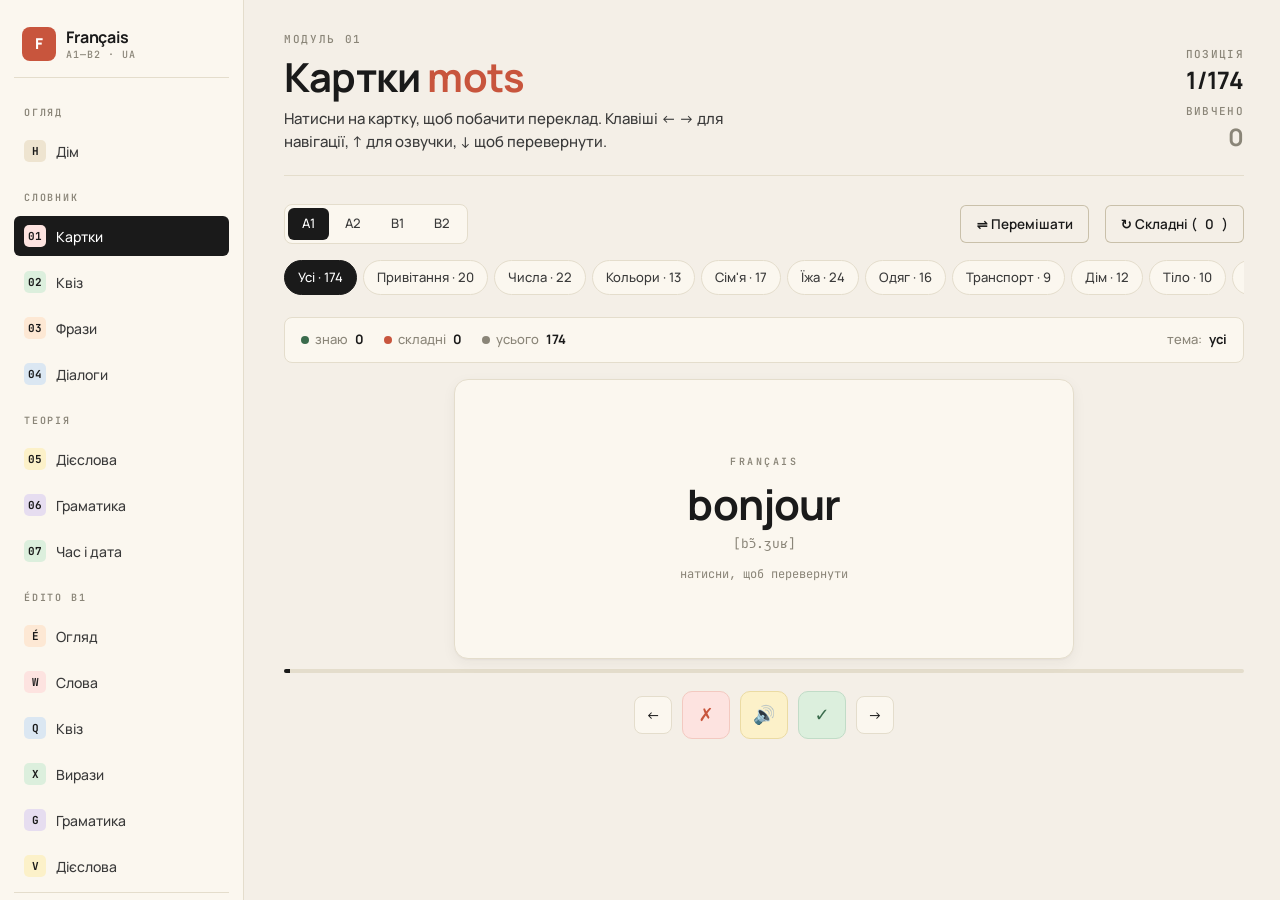
<file: flashcards.html>
<!doctype html>
<html lang="uk">
<head>
<meta charset="utf-8">
<title>Картки — Français</title>
<meta name="viewport" content="width=device-width,initial-scale=1">
<link rel="stylesheet" href="styles.css">
</head>
<body>
<div class="shell">
  <div id="chrome-top"></div>

  <section class="pagehead">
    <div>
      <div class="kicker">Модуль 01</div>
      <h1>Картки <em>mots</em></h1>
      <p class="lede">Натисни на картку, щоб побачити переклад. Клавіші ← → для навігації, ↑ для озвучки, ↓ щоб перевернути.</p>
    </div>
    <div class="meta">
      <span>позиція</span><b id="pos">—</b>
      <span style="margin-top:8px;display:block">вивчено</span><b id="knownN" style="color:var(--sage)">—</b>
    </div>
  </section>

  <div class="row" style="align-items:center;gap:16px;margin-bottom:12px">
    <div class="levels">
      <button class="chip active" data-lvl="A1">A1</button>
      <button class="chip" data-lvl="A2">A2</button>
      <button class="chip" data-lvl="B1">B1</button>
      <button class="chip" data-lvl="B2">B2</button>
    </div>
    <div style="flex:1"></div>
    <button class="btn ghost" id="shuffleBtn">⇌ Перемішати</button>
    <button class="btn ghost" id="reviewBtn" title="Тренувати лише складні">↻ Складні (<span id="hardN">0</span>)</button>
  </div>

  <div class="themes" id="themes"></div>

  <div class="statstrip">
    <span><span class="dot k"></span>знаю <b id="nKnown">0</b></span>
    <span><span class="dot u"></span>складні <b id="nUnk">0</b></span>
    <span><span class="dot t"></span>усього <b id="nTot">0</b></span>
    <span style="flex:1"></span>
    <span>тема: <b id="themeLbl">усі</b></span>
  </div>

  <div class="fc-wrap" id="fcWrap">
    <div class="fc-inner" id="fcInner">
      <div class="fc-face front">
        <div class="lbl">français</div>
        <div class="word" id="frWord">—</div>
        <div class="ipa" id="ipa"></div>
        <div class="hint">натисни, щоб перевернути</div>
      </div>
      <div class="fc-face back">
        <div class="lbl">українською</div>
        <div class="word" id="uaWord">—</div>
        <div class="ctx" id="ctxWord"></div>
      </div>
    </div>
  </div>

  <div class="prog"><span id="progBar" style="width:0"></span></div>

  <div class="fc-controls">
    <button class="ctrl sm" id="prevBtn" title="← попередня">←</button>
    <button class="ctrl no" id="noBtn" title="ще не знаю">✗</button>
    <button class="ctrl sp" id="spBtn" title="озвучити">🔊</button>
    <button class="ctrl ok" id="okBtn" title="знаю">✓</button>
    <button class="ctrl sm" id="nextBtn" title="→ наступна">→</button>
  </div>

  <div id="chrome-foot"></div>
</div>

<script src="data.js"></script>
<script src="shared.js"></script>
<script>
renderChrome('flashcards');
const PAGE='flashcards';

let level='A1', theme=null, cards=[], i=0, onlyHard=false;

function loadCards(){
  let base = onlyHard
    ? allWords().filter(w=>(Progress.get(PAGE).unknown||[]).includes(w.fr))
    : (VOCAB[level]||[]).map(w=>({...w,level}));
  if(theme) base = base.filter(w=>w.t===theme);
  cards = base;
  i = 0;
  render();
  renderThemes();
}

function renderThemes(){
  const holder = document.getElementById('themes');
  const themes = uniq((VOCAB[level]||[]).map(w=>w.t));
  holder.innerHTML = `<button class="chip ${theme===null?'active':''}" data-th="">Усі · ${(VOCAB[level]||[]).length}</button>` +
    themes.map(t=>{
      const c = (VOCAB[level]||[]).filter(w=>w.t===t).length;
      return `<button class="chip ${theme===t?'active':''}" data-th="${t}">${t} · ${c}</button>`;
    }).join('');
  holder.querySelectorAll('.chip').forEach(b=>b.onclick=()=>{
    theme = b.dataset.th || null;
    onlyHard = false;
    loadCards();
  });
}

function render(){
  const n = cards.length;
  const p = Progress.get(PAGE);
  const known = (p.known||[]).filter(x=>cards.some(c=>c.fr===x)).length;
  const unk   = (p.unknown||[]).filter(x=>cards.some(c=>c.fr===x)).length;

  document.getElementById('nTot').textContent = n;
  document.getElementById('nKnown').textContent = known;
  document.getElementById('nUnk').textContent = unk;
  document.getElementById('knownN').textContent = (p.known||[]).length;
  document.getElementById('hardN').textContent = (p.unknown||[]).length;
  document.getElementById('themeLbl').textContent = theme || (onlyHard?'складні':'усі');

  if(!n){
    document.getElementById('frWord').textContent = '—';
    document.getElementById('uaWord').textContent = '—';
    document.getElementById('pos').textContent = '0/0';
    return;
  }
  i = ((i%n)+n)%n;
  const c = cards[i];
  document.getElementById('frWord').textContent = c.fr;
  document.getElementById('uaWord').textContent = c.ua;
  document.getElementById('ipa').textContent = c.ipa ? '['+c.ipa+']' : '';
  document.getElementById('ctxWord').textContent = `${c.level||level} · ${c.t}`;
  document.getElementById('pos').textContent = (i+1)+'/'+n;
  document.getElementById('progBar').style.width = ((i+1)/n*100)+'%';
  document.getElementById('fcInner').classList.remove('flip');
}

function go(d){ if(!cards.length)return; i=(i+d+cards.length)%cards.length; render(); }
function mark(ok){
  if(!cards.length)return;
  const c=cards[i];
  ok ? Progress.addKnown(PAGE,c.fr) : Progress.addUnknown(PAGE,c.fr);
  toast(ok?'✓ вивчено':'↺ повторимо');
  setTimeout(()=>go(1),250);
}

document.getElementById('fcWrap').onclick = ()=>document.getElementById('fcInner').classList.toggle('flip');
document.getElementById('prevBtn').onclick = e=>{e.stopPropagation();go(-1)};
document.getElementById('nextBtn').onclick = e=>{e.stopPropagation();go(1)};
document.getElementById('okBtn').onclick   = e=>{e.stopPropagation();mark(true)};
document.getElementById('noBtn').onclick   = e=>{e.stopPropagation();mark(false)};
document.getElementById('spBtn').onclick   = e=>{e.stopPropagation();if(cards[i])speakFR(cards[i].fr)};
document.getElementById('shuffleBtn').onclick = ()=>{cards=shuffle(cards);i=0;render();toast('перемішано')};
document.getElementById('reviewBtn').onclick = ()=>{onlyHard=true;theme=null;loadCards();toast('лише складні слова')};

document.querySelectorAll('.levels .chip').forEach(b=>b.onclick=()=>{
  document.querySelectorAll('.levels .chip').forEach(x=>x.classList.remove('active'));
  b.classList.add('active');
  level = b.dataset.lvl; theme=null; onlyHard=false;
  loadCards();
});

document.addEventListener('keydown',e=>{
  if(e.key==='ArrowRight')go(1);
  else if(e.key==='ArrowLeft')go(-1);
  else if(e.key==='ArrowDown'||e.key===' '){e.preventDefault();document.getElementById('fcInner').classList.toggle('flip')}
  else if(e.key==='ArrowUp'){if(cards[i])speakFR(cards[i].fr)}
});

loadCards();
</script>
</body>
</html>
</file>
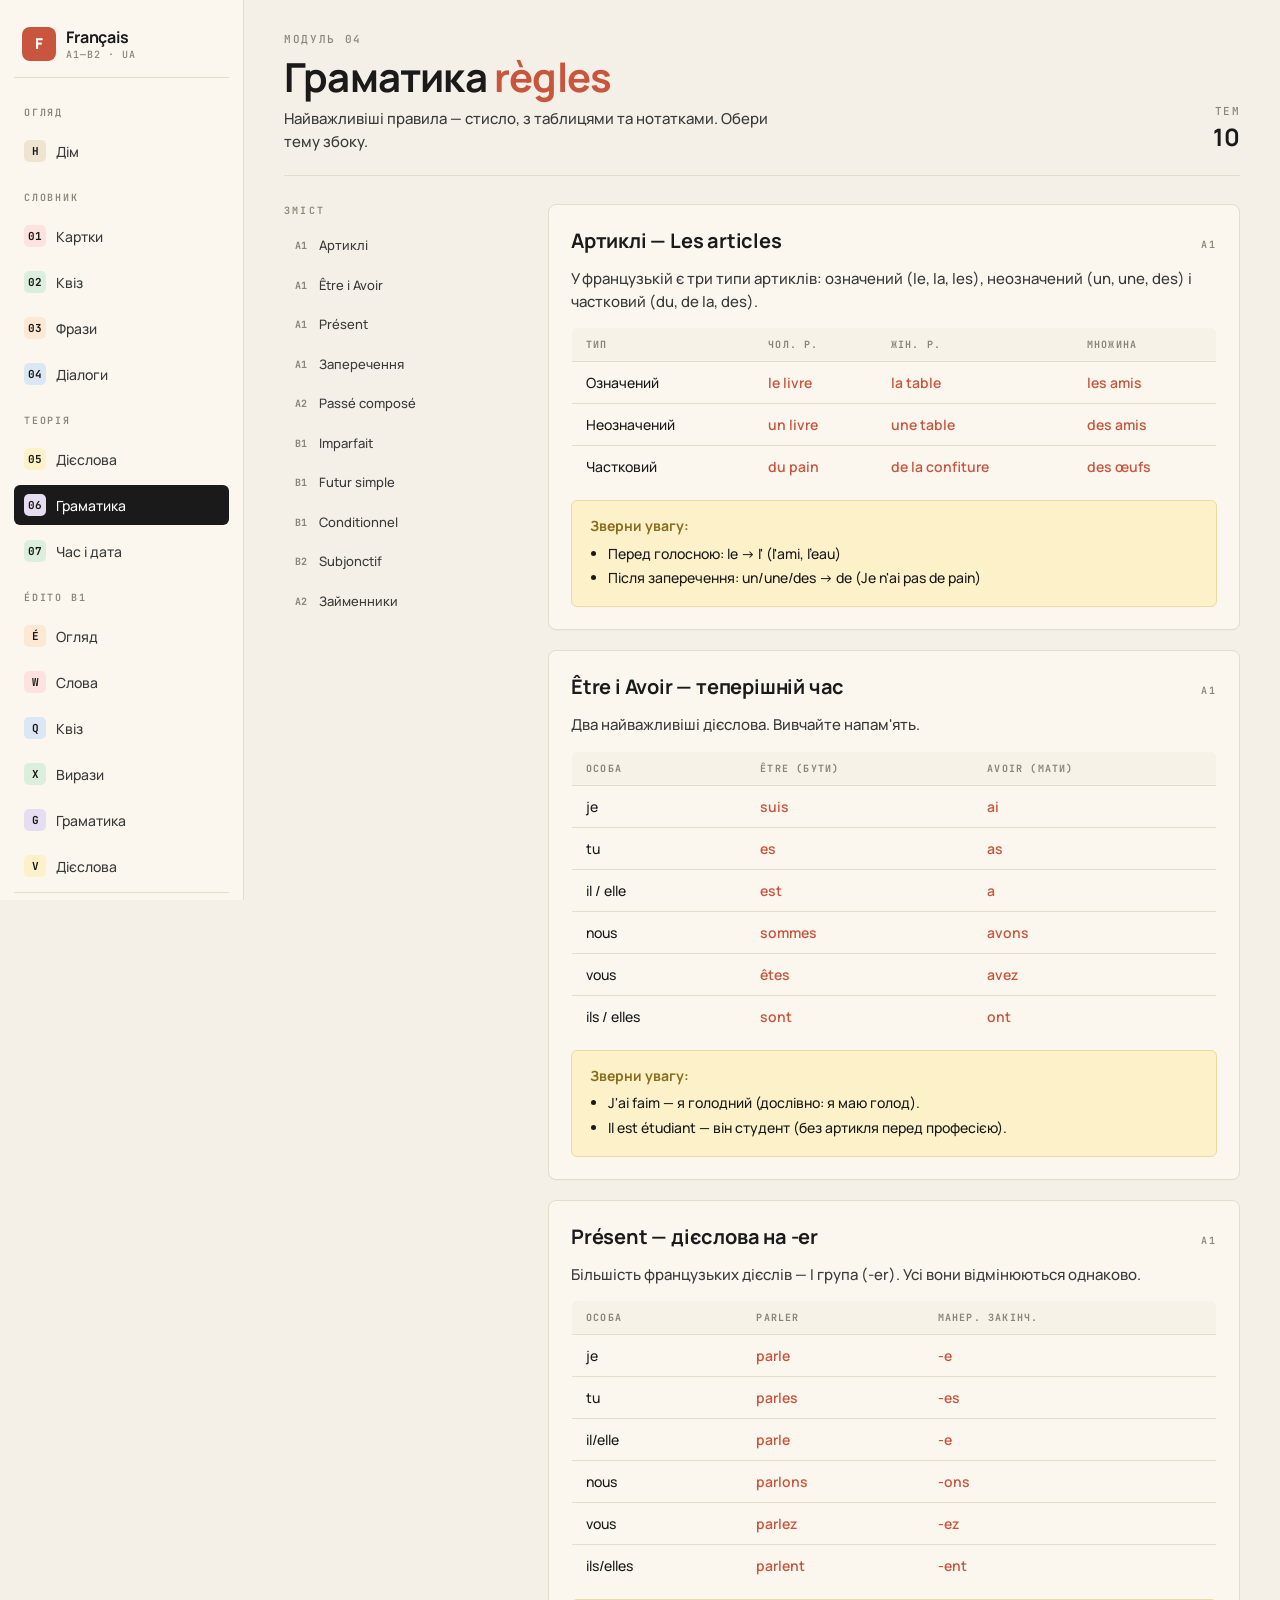
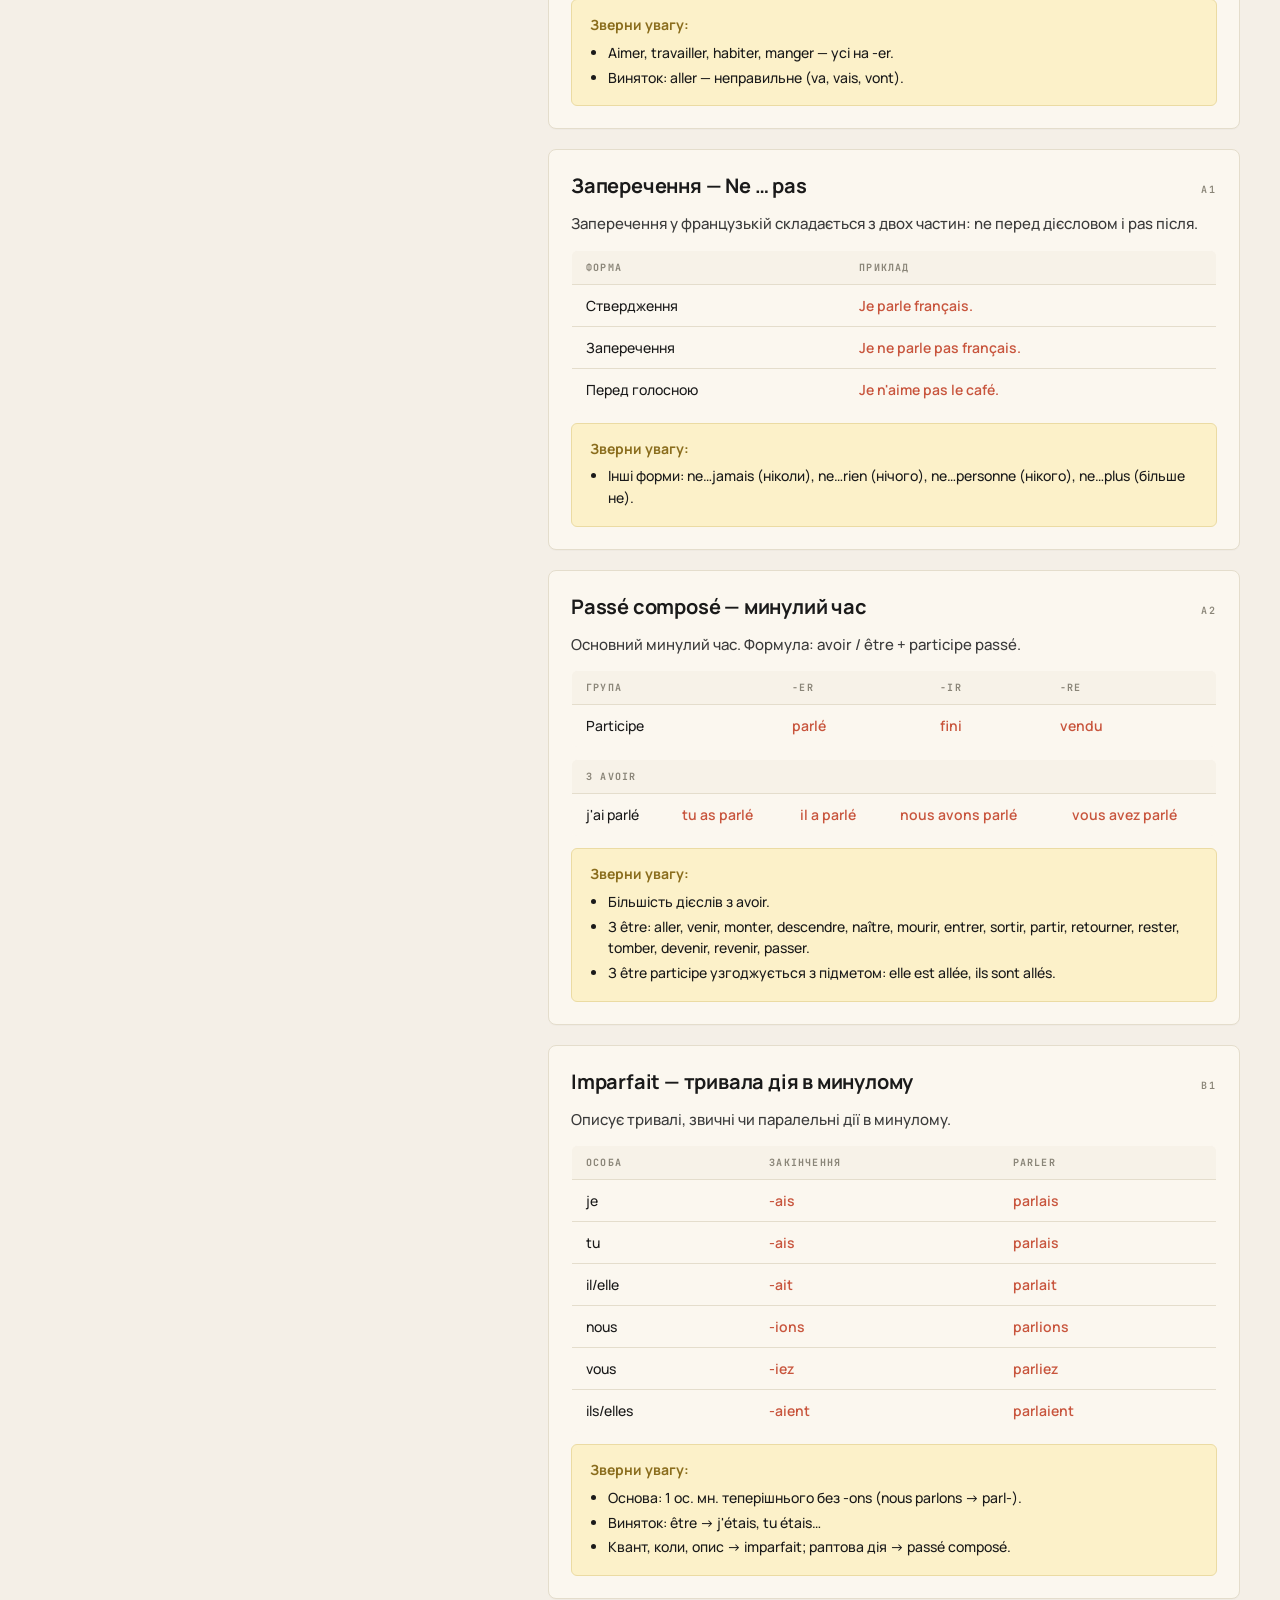
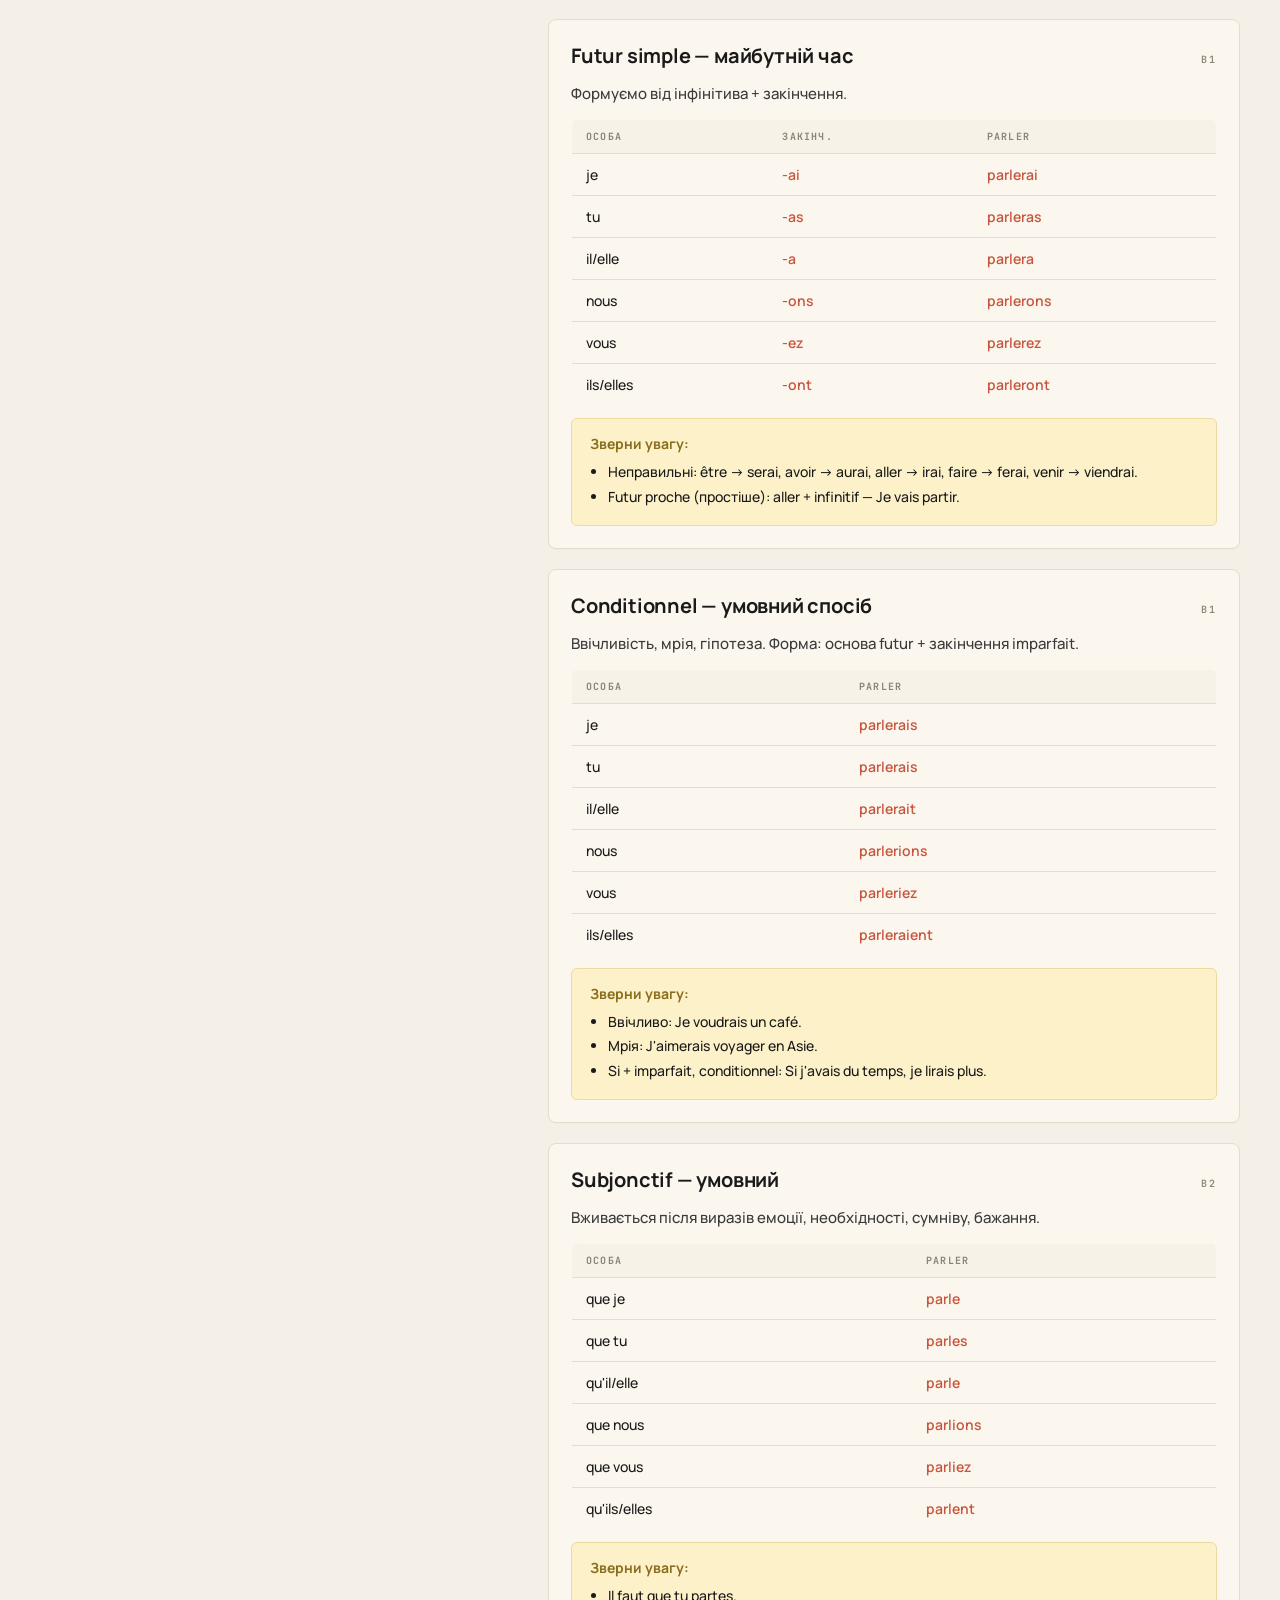
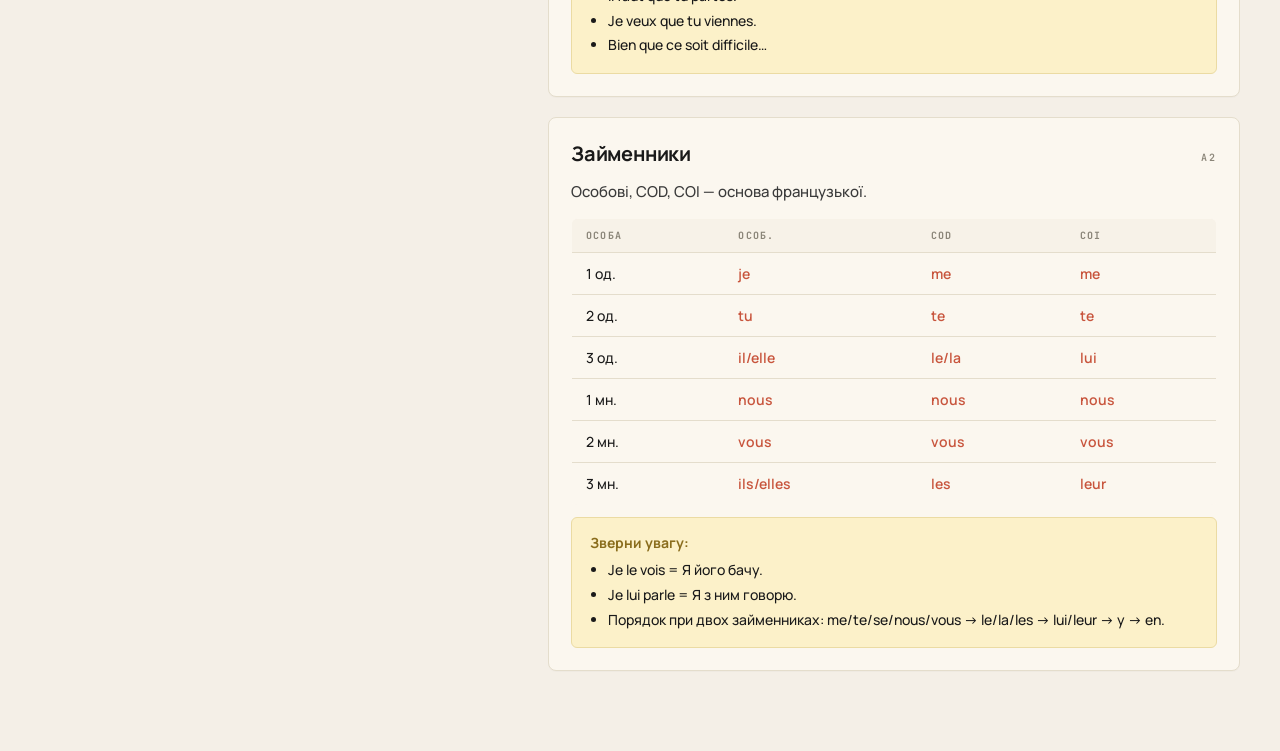
<file: grammar.html>
<!doctype html>
<html lang="uk">
<head>
<meta charset="utf-8">
<title>Граматика — Français</title>
<meta name="viewport" content="width=device-width,initial-scale=1">
<link rel="stylesheet" href="styles.css">
</head>
<body>
<div class="shell">
  <div id="chrome-top"></div>

  <section class="pagehead">
    <div>
      <div class="kicker">Модуль 04</div>
      <h1>Граматика <em>règles</em></h1>
      <p class="lede">Найважливіші правила — стисло, з таблицями та нотатками. Обери тему збоку.</p>
    </div>
    <div class="meta">
      <span>тем</span><b id="nG">—</b>
    </div>
  </section>

  <div style="display:grid;grid-template-columns:240px 1fr;gap:24px">
    <aside style="position:sticky;top:16px;align-self:start">
      <div class="eyebrow" style="margin-bottom:10px">Зміст</div>
      <nav id="toc" style="display:flex;flex-direction:column;gap:2px"></nav>
    </aside>
    <main id="body" style="display:flex;flex-direction:column;gap:20px"></main>
  </div>

  <div id="chrome-foot"></div>
</div>

<script src="data.js"></script>
<script src="shared.js"></script>
<script>
renderChrome('grammar');
document.getElementById('nG').textContent = GRAMMAR.length;

const toc = document.getElementById('toc');
toc.innerHTML = GRAMMAR.map(g=>`
  <a href="#${g.id}" class="chip" style="justify-content:flex-start;background:transparent;border-color:transparent;padding:8px 10px">
    <span style="font:700 10px 'JetBrains Mono';color:var(--mute);margin-right:6px">${g.level}</span>
    ${g.title.split(' — ')[0]}
  </a>
`).join('');

const body = document.getElementById('body');
body.innerHTML = GRAMMAR.map(g=>`
  <section id="${g.id}" class="panel">
    <div style="display:flex;justify-content:space-between;align-items:baseline;margin-bottom:8px">
      <h2>${g.title}</h2>
      <span class="eyebrow">${g.level}</span>
    </div>
    <p style="color:var(--ink-2);margin-bottom:14px">${g.intro}</p>
    ${g.tables.map(tb=>`
      <table class="gtable" style="margin-bottom:12px">
        <thead><tr>${tb.head.map(h=>`<th>${h}</th>`).join('')}</tr></thead>
        <tbody>${tb.rows.map(r=>`<tr>${r.map((c,i)=>`<td${i>0?' class="fr"':''}>${c}</td>`).join('')}</tr>`).join('')}</tbody>
      </table>
    `).join('')}
    ${g.notes && g.notes.length ? `
      <div class="callout">
        <b>Зверни увагу:</b>
        <ul style="margin:6px 0 0 18px">${g.notes.map(n=>`<li style="margin:3px 0">${n}</li>`).join('')}</ul>
      </div>`:''}
  </section>
`).join('');

// smooth scroll and active indicator
toc.querySelectorAll('a').forEach(a=>{
  a.addEventListener('click',e=>{
    e.preventDefault();
    const t = document.querySelector(a.getAttribute('href'));
    if(t)window.scrollTo({top:t.offsetTop-20,behavior:'smooth'});
  });
});
</script>
</body>
</html>
</file>
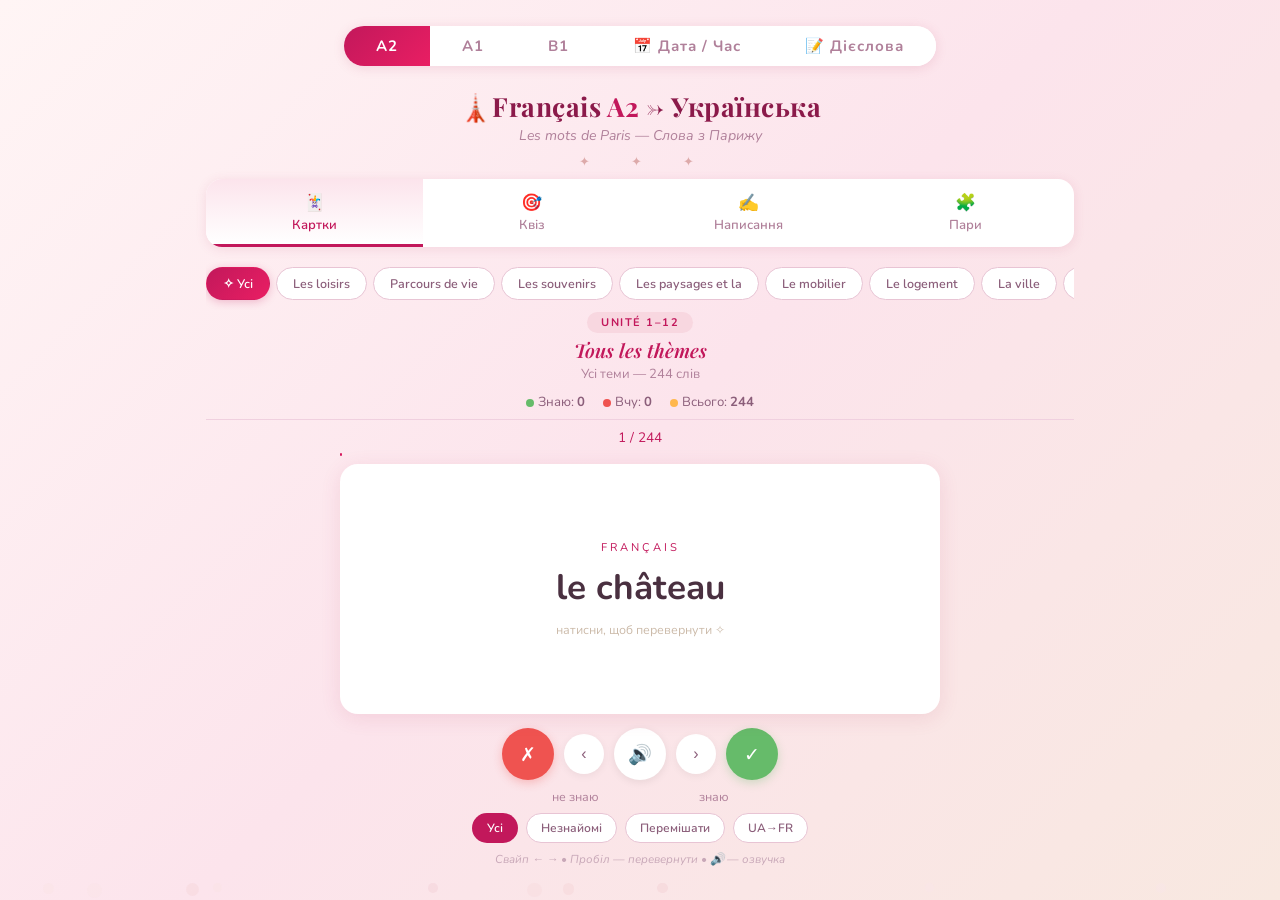
<file: index.old.html>
<!DOCTYPE html>
<html lang="uk">
<head>
<meta charset="UTF-8">
<meta name="referrer" content="no-referrer">
<meta name="viewport" content="width=device-width, initial-scale=1.0, maximum-scale=1.0, user-scalable=no">
<title>Français A1–B1 — Слова з Парижу 🗼</title>
<style>
@import url('https://fonts.googleapis.com/css2?family=Playfair+Display:ital,wght@0,400;0,600;0,700;1,400&family=Nunito:wght@400;600;700&display=swap');
*{margin:0;padding:0;box-sizing:border-box}
body{font-family:'Nunito',sans-serif;background:linear-gradient(135deg,#fff5f5 0%,#fce4ec 50%,#f8e8e0 100%);min-height:100vh;overflow-x:hidden;color:#4a3040}
h1,h2,.fN{font-family:'Playfair Display',serif}
.petal{position:fixed;border-radius:50%;opacity:.35;animation:fall linear infinite;pointer-events:none;z-index:0}
@keyframes fall{0%{transform:translateY(-10vh) rotate(0);opacity:.35}100%{transform:translateY(110vh) rotate(720deg);opacity:0}}
.wrap{max-width:900px;margin:0 auto;padding:16px;position:relative;z-index:1}

/* ===== LEVEL SWITCHER ===== */
.level-switch{display:flex;justify-content:center;gap:0;margin:10px auto 6px;background:#fff;border-radius:30px;overflow:hidden;box-shadow:0 2px 12px rgba(180,60,100,.15);width:fit-content}
.level-btn{padding:10px 32px;font:700 15px 'Nunito',sans-serif;border:none;cursor:pointer;background:#fff;color:#b0809a;transition:all .3s;letter-spacing:1px}
.level-btn.active{background:linear-gradient(135deg,#c2185b,#e91e63);color:#fff;box-shadow:0 2px 8px rgba(194,24,91,.3)}
.level-btn:hover:not(.active){background:#fce4ec;color:#c2185b}

/* ===== HEADER ===== */
.hdr{text-align:center;padding:16px 0 4px}
.hdr h1{font-size:1.65em;color:#8b1a4a;letter-spacing:.5px}
.hdr h1 span{color:#c2185b}
.hdr .sub{font-size:.88em;color:#b0809a;font-style:italic;margin-top:2px}
.stars{text-align:center;color:#daa;font-size:.8em;letter-spacing:8px;margin:4px 0 8px}

/* ===== NAV ===== */
.nav{display:flex;background:#fff;border-radius:16px;overflow:hidden;box-shadow:0 2px 12px rgba(180,60,100,.12);margin-bottom:14px}
.nav-btn{flex:1;padding:12px 4px 10px;text-align:center;cursor:pointer;font:600 13px 'Nunito',sans-serif;color:#b0809a;border:none;background:transparent;transition:all .25s;border-bottom:3px solid transparent}
.nav-btn.active{color:#c2185b;background:linear-gradient(180deg,#fce4ec,#fff);border-bottom-color:#c2185b}
.nav-btn .ni{font-size:1.3em;display:block;margin-bottom:2px}

/* ===== THEME BAR ===== */
.tBar{display:flex;gap:6px;overflow-x:auto;padding:6px 0 10px;-webkit-overflow-scrolling:touch;scrollbar-width:none}
.tBar::-webkit-scrollbar{display:none}
.tb{white-space:nowrap;padding:7px 16px;border-radius:20px;border:1.5px solid #e8c4d4;background:#fff;color:#8b5e7a;font:600 12.5px 'Nunito',sans-serif;cursor:pointer;transition:all .2s;flex-shrink:0}
.tb.active{background:linear-gradient(135deg,#c2185b,#e91e63);color:#fff;border-color:transparent;box-shadow:0 2px 8px rgba(194,24,91,.25)}

/* ===== THEME HEADER ===== */
.thdr{text-align:center;margin-bottom:10px}
.uB{display:inline-block;background:#f8d7e0;color:#c2185b;padding:3px 14px;border-radius:12px;font:700 11px 'Nunito',sans-serif;letter-spacing:1.5px;margin-bottom:4px}
.fN{color:#c2185b;font-size:1.2em;font-style:italic;font-weight:600}
.uN{font-size:.82em;color:#b0809a;margin-top:2px}
.stats{display:flex;justify-content:center;gap:18px;font-size:.82em;color:#8b5e7a;margin:8px 0;border-bottom:1px solid #f0d0df;padding-bottom:8px}
.stats span::before{content:'';display:inline-block;width:8px;height:8px;border-radius:50%;margin-right:4px;vertical-align:middle}
.sk::before{background:#66bb6a!important}.su::before{background:#ef5350!important}.st::before{background:#ffb74d!important}

/* ===== CARDS ===== */
.cNum{text-align:center;color:#c2185b;font-size:.85em;margin-bottom:6px}
.cBox{perspective:800px;cursor:pointer;margin:0 auto;max-width:600px}
.cI{position:relative;height:250px;transition:transform .5s;transform-style:preserve-3d}
.cI.flipped{transform:rotateY(180deg)}
.cF,.cB{position:absolute;inset:0;backface-visibility:hidden;border-radius:18px;display:flex;flex-direction:column;align-items:center;justify-content:center;padding:20px;background:#fff;box-shadow:0 4px 20px rgba(180,60,100,.12)}
.cB{transform:rotateY(180deg);background:linear-gradient(135deg,#fff5f8,#fff)}
.cL{font-size:.7em;letter-spacing:3px;color:#c2185b;text-transform:uppercase;margin-bottom:8px}
.cW{font-size:2.2em;font-weight:700;color:#4a3040;text-align:center}
.cH{font-size:.78em;color:#cba;margin-top:10px}
.cCt{font-size:.75em;color:#d4a0b8;margin-top:6px;font-style:italic}
.pF{height:3px;background:linear-gradient(90deg,#c2185b,#e91e63);border-radius:2px;transition:width .3s;margin-bottom:8px}

/* ===== BUTTONS ===== */
.btns{display:flex;justify-content:center;align-items:center;gap:10px;margin:14px 0 8px}
.ab{width:52px;height:52px;border-radius:50%;border:none;font-size:1.2em;cursor:pointer;transition:all .2s;display:flex;align-items:center;justify-content:center}
.ab:active{transform:scale(.92)}
.ab.no{background:#ef5350;color:#fff;box-shadow:0 3px 10px rgba(239,83,80,.3)}
.ab.ok{background:#66bb6a;color:#fff;box-shadow:0 3px 10px rgba(102,187,106,.3)}
.ab.sp{background:#fff;color:#c2185b;box-shadow:0 2px 8px rgba(0,0,0,.08)}
.ab.ar{background:#fff;color:#8b5e7a;box-shadow:0 2px 8px rgba(0,0,0,.06);width:40px;height:40px;font-size:1em}
.ab.playing{animation:pulse .5s infinite alternate}
@keyframes pulse{to{box-shadow:0 0 16px rgba(194,24,91,.4)}}

/* ===== MODE BUTTONS ===== */
.mbar{display:flex;justify-content:center;gap:8px;margin:8px 0}
.mbtn{padding:6px 14px;border-radius:16px;border:1.5px solid #e8c4d4;background:#fff;color:#8b5e7a;font:600 12px 'Nunito',sans-serif;cursor:pointer;transition:all .2s}
.mbtn.active{background:#c2185b;color:#fff;border-color:transparent}
.foot{text-align:center;font-size:.72em;color:#c8a8b8;margin-top:8px;font-style:italic}

/* ===== RESULT OVERLAY ===== */
.rov{display:none;position:absolute;inset:0;background:rgba(255,245,248,.96);z-index:10;flex-direction:column;align-items:center;justify-content:center;border-radius:18px;text-align:center;padding:30px}
.rov.vis{display:flex}
.rov .ri{font-size:2em;margin-bottom:6px}
.rov .rt{font-family:'Playfair Display',serif;font-size:1.5em;color:#c2185b;margin-bottom:4px}
.rov .rs{font-size:2.5em;font-weight:700;color:#8b1a4a;margin:8px 0}
.rov .rl{font-size:.85em;color:#b0809a}
.rov button{margin-top:16px;padding:10px 28px;border-radius:20px;border:none;background:linear-gradient(135deg,#c2185b,#e91e63);color:#fff;font:700 14px 'Nunito',sans-serif;cursor:pointer;box-shadow:0 3px 10px rgba(194,24,91,.25)}

/* ===== SCREENS ===== */
.scr{display:none}.scr.active{display:block}
.sWrap{position:relative}

/* ===== QUIZ ===== */
.qP{height:3px;background:linear-gradient(90deg,#c2185b,#e91e63);border-radius:2px;transition:width .3s;margin-bottom:10px}
.qHead{text-align:center;margin-bottom:12px}
.qHead .ql{font-size:.82em;color:#b0809a}
.qHead .qw{font-size:2em;font-weight:700;color:#4a3040;margin:4px 0}
.qa2{width:44px;height:44px;border-radius:50%;border:none;background:#fff;color:#c2185b;font-size:1.1em;cursor:pointer;box-shadow:0 2px 8px rgba(0,0,0,.08);margin:4px auto;display:block}
.qO{display:grid;grid-template-columns:1fr 1fr;gap:8px;max-width:500px;margin:0 auto}
.qob{padding:14px 12px;border-radius:14px;border:2px solid #e8c4d4;background:#fff;font:600 17px 'Nunito',sans-serif;color:#4a3040;cursor:pointer;text-align:left;transition:all .2s;display:flex;align-items:center;gap:8px}
.qob:hover:not(.dis){border-color:#c2185b;background:#fff5f8}
.qob .ol{display:inline-flex;width:26px;height:26px;border-radius:50%;background:#f8d7e0;color:#c2185b;font:700 12px 'Nunito',sans-serif;align-items:center;justify-content:center;flex-shrink:0}
.qob.ok{border-color:#66bb6a;background:#e8f5e9}.qob.ok .ol{background:#66bb6a;color:#fff}
.qob.no{border-color:#ef5350;background:#ffebee}.qob.no .ol{background:#ef5350;color:#fff}
.qob.dis{pointer-events:none;opacity:.85}
.qTimer{height:3px;background:#c2185b;border-radius:2px;transition:width .1s linear;margin:10px 0 0}
.qN{text-align:center;margin-top:12px}
.qN button{padding:10px 28px;border-radius:20px;border:none;background:linear-gradient(135deg,#c2185b,#e91e63);color:#fff;font:700 14px 'Nunito',sans-serif;cursor:pointer}

/* ===== TYPE ===== */
.tyP{height:3px;background:linear-gradient(90deg,#c2185b,#e91e63);border-radius:2px;transition:width .3s;margin-bottom:10px}
.tyHead{text-align:center;margin-bottom:12px}
.tyHead .tyl{font-size:.82em;color:#b0809a}
.tyHead .tyw{font-size:2em;font-weight:700;color:#4a3040;margin:4px 0}
.tyHead .tyh{font-size:.75em;color:#cba;font-style:italic}
.ti{width:100%;max-width:400px;display:block;margin:10px auto;padding:12px 16px;border-radius:12px;border:2px solid #e8c4d4;font:600 19px 'Nunito',sans-serif;color:#4a3040;text-align:center;outline:none;transition:border-color .2s}
.ti:focus{border-color:#c2185b}
.ti.ok{border-color:#66bb6a;background:#e8f5e9}
.ti.no{border-color:#ef5350;background:#ffebee}
.tf{text-align:center;font:600 14px 'Nunito',sans-serif;margin-top:8px;min-height:24px}
.tok{color:#66bb6a}.tno{color:#ef5350}
.tyN{text-align:center;margin-top:12px}
.tyN button{padding:10px 28px;border-radius:20px;border:none;background:linear-gradient(135deg,#c2185b,#e91e63);color:#fff;font:700 14px 'Nunito',sans-serif;cursor:pointer}
.tyBt{margin:10px auto;display:block;padding:10px 28px;border-radius:20px;border:2px solid #c2185b;background:#fff;color:#c2185b;font:700 14px 'Nunito',sans-serif;cursor:pointer}

/* ===== MATCH ===== */
.mG{display:grid;grid-template-columns:repeat(4,1fr);gap:8px;max-width:600px;margin:10px auto}
.mc{padding:16px 8px;border-radius:12px;border:2px solid #e8c4d4;background:#fff;font:600 16px 'Nunito',sans-serif;color:#4a3040;cursor:pointer;transition:all .25s;text-align:center;min-height:54px;display:flex;align-items:center;justify-content:center}
.mc:hover:not(.mat){border-color:#c2185b;background:#fff5f8}
.mc.sel{border-color:#c2185b;background:#fce4ec;box-shadow:0 0 0 2px rgba(194,24,91,.2)}
.mc.mat{border-color:#66bb6a;background:#e8f5e9;opacity:.6;pointer-events:none}
.mc.wf{border-color:#ef5350;background:#ffebee;animation:shake .4s}
@keyframes shake{0%,100%{transform:translateX(0)}25%{transform:translateX(-6px)}75%{transform:translateX(6px)}}

/* ===== DATE/TIME MODULE ===== */
.dt-section{max-width:600px;margin:0 auto}
.dt-nav{display:flex;gap:6px;overflow-x:auto;padding:6px 0 12px;-webkit-overflow-scrolling:touch;scrollbar-width:none}
.dt-nav::-webkit-scrollbar{display:none}
.dt-btn{white-space:nowrap;padding:8px 18px;border-radius:20px;border:2px solid #e8c4d4;background:#fff;color:#8b5e7a;font:600 13px 'Nunito',sans-serif;cursor:pointer;transition:all .2s;flex-shrink:0}
.dt-btn.active{background:linear-gradient(135deg,#c2185b,#e91e63);color:#fff;border-color:transparent}
.dt-card{background:#fff;border-radius:18px;padding:24px;box-shadow:0 4px 20px rgba(180,60,100,.1);margin-bottom:16px}
.dt-card h3{font-family:'Playfair Display',serif;color:#c2185b;font-size:1.15em;margin-bottom:12px;text-align:center}
.dt-grid{display:grid;grid-template-columns:repeat(auto-fill,minmax(120px,1fr));gap:8px;margin-bottom:16px}
.dt-item{padding:10px;border-radius:10px;background:#fce4ec;text-align:center;font:600 16px 'Nunito',sans-serif;color:#4a3040;cursor:default;transition:all .2s}
.dt-item .fr{color:#c2185b;font-weight:700;font-size:1.05em}
.dt-item .ua{font-size:.82em;color:#8b5e7a;margin-top:2px}

/* Clock */
.clock-container{text-align:center;margin:16px 0}
.clock-svg{width:200px;height:200px}
.clock-face{fill:#fff;stroke:#c2185b;stroke-width:2}
.clock-num{font:600 14px 'Nunito',sans-serif;fill:#4a3040}
.clock-hand-hour{stroke:#8b1a4a;stroke-width:4;stroke-linecap:round}
.clock-hand-minute{stroke:#c2185b;stroke-width:3;stroke-linecap:round}
.clock-center{fill:#c2185b}
.clock-question{font-size:1.5em;font-weight:700;color:#4a3040;margin:12px 0 8px;text-align:center}

/* Exercise area */
.ex-options{display:grid;grid-template-columns:1fr 1fr;gap:8px;max-width:400px;margin:10px auto}
.ex-opt{padding:12px;border-radius:12px;border:2px solid #e8c4d4;background:#fff;font:600 17px 'Nunito',sans-serif;color:#4a3040;cursor:pointer;text-align:center;transition:all .2s}
.ex-opt:hover:not(.dis){border-color:#c2185b;background:#fff5f8}
.ex-opt.ok{border-color:#66bb6a;background:#e8f5e9}
.ex-opt.no{border-color:#ef5350;background:#ffebee}
.ex-opt.dis{pointer-events:none;opacity:.85}
.ex-score{text-align:center;font:600 14px 'Nunito',sans-serif;color:#8b5e7a;margin:8px 0}
.ex-next{display:block;margin:12px auto;padding:10px 28px;border-radius:20px;border:none;background:linear-gradient(135deg,#c2185b,#e91e63);color:#fff;font:700 14px 'Nunito',sans-serif;cursor:pointer}

/* Drag & order exercise */
.order-list{display:flex;flex-direction:column;gap:6px;max-width:350px;margin:10px auto}
.order-item{padding:12px 16px;border-radius:12px;border:2px solid #e8c4d4;background:#fff;font:600 17px 'Nunito',sans-serif;color:#4a3040;cursor:grab;transition:all .2s;display:flex;align-items:center;gap:10px;user-select:none}
.order-item:active{cursor:grabbing;box-shadow:0 4px 16px rgba(194,24,91,.2)}
.order-item .num{width:26px;height:26px;border-radius:50%;background:#f8d7e0;color:#c2185b;font:700 12px 'Nunito',sans-serif;display:flex;align-items:center;justify-content:center;flex-shrink:0}
.order-item.correct{border-color:#66bb6a;background:#e8f5e9}
.order-item.wrong{border-color:#ef5350;background:#ffebee}

/* Fill-in exercise */
.fill-sentence{font-size:1.1em;color:#4a3040;text-align:center;margin:12px 0;line-height:1.6}
.fill-input{display:inline-block;width:120px;padding:4px 8px;border:none;border-bottom:2px solid #c2185b;font:600 16px 'Nunito',sans-serif;color:#c2185b;text-align:center;outline:none;background:transparent}

/* Toast */
.toast{position:fixed;bottom:20px;left:50%;transform:translateX(-50%) translateY(80px);background:#4a3040;color:#fff;padding:10px 20px;border-radius:20px;font:600 13px 'Nunito',sans-serif;opacity:0;transition:all .4s;z-index:100;pointer-events:none}
.toast.show{transform:translateX(-50%) translateY(0);opacity:1}

/* Download banner */
.dlBanner{display:none;background:#fff3cd;color:#856404;padding:8px 16px;border-radius:10px;font-size:.8em;text-align:center;margin-bottom:10px;position:relative}
.dlBanner .cls{position:absolute;right:10px;top:6px;cursor:pointer;font-size:1.1em;opacity:.6}

/* ===== ANIMATION ===== */
.ao{animation:slideOut .2s forwards}
.ai{animation:slideIn .3s forwards}
@keyframes slideOut{to{transform:translateX(-40px);opacity:0}}
@keyframes slideIn{from{transform:translateX(40px);opacity:0}to{transform:translateX(0);opacity:1}}

/* ===== VERB MODULE ===== */
.vb-levels{display:flex;justify-content:center;gap:0;margin:0 auto 10px;background:#fff;border-radius:24px;overflow:hidden;box-shadow:0 2px 10px rgba(180,60,100,.12);width:fit-content}
.vb-lvl{padding:8px 22px;font:700 13px 'Nunito',sans-serif;border:none;cursor:pointer;background:#fff;color:#b0809a;transition:all .3s}
.vb-lvl.active{background:linear-gradient(135deg,#7b1fa2,#9c27b0);color:#fff}
.vb-lvl:hover:not(.active){background:#f3e5f5;color:#7b1fa2}

.vb-bar{display:flex;gap:6px;overflow-x:auto;padding:6px 0 10px;-webkit-overflow-scrolling:touch;scrollbar-width:none}
.vb-bar::-webkit-scrollbar{display:none}
.vb-pill{white-space:nowrap;padding:8px 16px;border-radius:20px;border:1.5px solid #ce93d8;background:#fff;color:#7b1fa2;font:600 14px 'Nunito',sans-serif;cursor:pointer;transition:all .2s;flex-shrink:0}
.vb-pill.active{background:linear-gradient(135deg,#7b1fa2,#9c27b0);color:#fff;border-color:transparent;box-shadow:0 2px 8px rgba(123,31,162,.25)}

.vb-nav{display:flex;background:#fff;border-radius:16px;overflow:hidden;box-shadow:0 2px 12px rgba(123,31,162,.1);margin-bottom:14px}
.vb-nav-btn{flex:1;padding:11px 4px 9px;text-align:center;cursor:pointer;font:600 12.5px 'Nunito',sans-serif;color:#b0809a;border:none;background:transparent;transition:all .25s;border-bottom:3px solid transparent}
.vb-nav-btn.active{color:#7b1fa2;background:linear-gradient(180deg,#f3e5f5,#fff);border-bottom-color:#7b1fa2}
.vb-nav-btn .ni{font-size:1.3em;display:block;margin-bottom:2px}

.vb-info{text-align:center;margin-bottom:10px}
.vb-info .vb-tag{display:inline-block;background:#e1bee7;color:#7b1fa2;padding:3px 14px;border-radius:12px;font:700 11px 'Nunito',sans-serif;letter-spacing:1.5px;margin-bottom:4px}
.vb-info .vb-verb{color:#7b1fa2;font-size:2.2em;font-style:italic;font-weight:700;font-family:'Playfair Display',serif}
.vb-info .vb-ua{font-size:1.1em;color:#b0809a;margin-top:2px}
.vb-info .vb-fam{font-size:.75em;color:#9c27b0;margin-top:4px;font-style:italic}

/* Conjugation table */
.conj-grid{display:grid;grid-template-columns:1fr 1fr;gap:10px;max-width:700px;margin:0 auto 16px}
.conj-card{background:#fff;border-radius:14px;padding:16px;box-shadow:0 3px 14px rgba(123,31,162,.08);border-left:4px solid #ce93d8}
.conj-card h4{font:700 16px 'Nunito',sans-serif;color:#7b1fa2;margin-bottom:8px;text-transform:uppercase;letter-spacing:1px}
.conj-card .conj-row{display:flex;justify-content:space-between;padding:5px 0;font-size:1.15em;border-bottom:1px solid #f3e5f5}
.conj-card .conj-row:last-child{border-bottom:none}
.conj-card .conj-person{color:#b0809a;font-weight:600;min-width:60px}
.conj-card .conj-form{color:#4a3040;font-weight:700}
.conj-card .conj-ex{font-size:.95em;color:#9c27b0;font-style:italic;margin-top:8px;padding-top:6px;border-top:1px dashed #e1bee7}

/* Verb flashcard */
.vb-cBox{perspective:800px;cursor:pointer;margin:0 auto;max-width:600px}
.vb-cI{position:relative;height:200px;transition:transform .5s;transform-style:preserve-3d}
.vb-cI.flipped{transform:rotateY(180deg)}
.vb-cF,.vb-cB{position:absolute;inset:0;backface-visibility:hidden;border-radius:18px;display:flex;flex-direction:column;align-items:center;justify-content:center;padding:20px;background:#fff;box-shadow:0 4px 20px rgba(123,31,162,.1)}
.vb-cB{transform:rotateY(180deg);background:linear-gradient(135deg,#faf5ff,#fff)}
.vb-prompt{font-size:.85em;color:#9c27b0;text-transform:uppercase;letter-spacing:2px;margin-bottom:6px}
.vb-word{font-size:2.4em;font-weight:700;color:#4a3040;text-align:center}
.vb-hint{font-size:.75em;color:#cba;margin-top:8px}
.vb-tense-label{font-size:.82em;color:#7b1fa2;font-weight:600;margin-bottom:4px}

/* Verb quiz */
.vb-qO{display:grid;grid-template-columns:1fr 1fr;gap:8px;max-width:500px;margin:0 auto}
.vb-qob{padding:14px 12px;border-radius:14px;border:2px solid #ce93d8;background:#fff;font:600 17px 'Nunito',sans-serif;color:#4a3040;cursor:pointer;text-align:center;transition:all .2s}
.vb-qob:hover:not(.dis){border-color:#7b1fa2;background:#faf5ff}
.vb-qob.ok{border-color:#66bb6a;background:#e8f5e9}
.vb-qob.no{border-color:#ef5350;background:#ffebee}
.vb-qob.dis{pointer-events:none;opacity:.85}

/* Verb type */
.vb-ti{width:100%;max-width:400px;display:block;margin:10px auto;padding:12px 16px;border-radius:12px;border:2px solid #ce93d8;font:600 19px 'Nunito',sans-serif;color:#4a3040;text-align:center;outline:none;transition:border-color .2s}
.vb-ti:focus{border-color:#7b1fa2}
.vb-ti.ok{border-color:#66bb6a;background:#e8f5e9}
.vb-ti.no{border-color:#ef5350;background:#ffebee}

/* Verb families */
.vb-fam-card{background:#fff;border-radius:14px;padding:16px;box-shadow:0 3px 14px rgba(123,31,162,.08);margin-bottom:10px}
.vb-fam-card h4{font:700 14px 'Nunito',sans-serif;color:#7b1fa2;margin-bottom:8px}
.vb-fam-list{display:flex;flex-wrap:wrap;gap:6px}
.vb-fam-item{padding:6px 14px;border-radius:16px;background:#f3e5f5;color:#7b1fa2;font:600 12.5px 'Nunito',sans-serif;cursor:pointer;transition:all .2s}
.vb-fam-item:hover{background:#7b1fa2;color:#fff}

/* Result overlay for verbs */
.vb-rov{display:none;position:absolute;inset:0;background:rgba(250,245,255,.96);z-index:10;flex-direction:column;align-items:center;justify-content:center;border-radius:18px;text-align:center;padding:30px}
.vb-rov.vis{display:flex}
.vb-rov .ri{font-size:2em;margin-bottom:6px}
.vb-rov .rt{font-family:'Playfair Display',serif;font-size:1.5em;color:#7b1fa2;margin-bottom:4px}
.vb-rov .rs{font-size:2.5em;font-weight:700;color:#4a1a6a;margin:8px 0}
.vb-rov button{margin-top:16px;padding:10px 28px;border-radius:20px;border:none;background:linear-gradient(135deg,#7b1fa2,#9c27b0);color:#fff;font:700 14px 'Nunito',sans-serif;cursor:pointer}

.vb-pF{height:3px;background:linear-gradient(90deg,#7b1fa2,#9c27b0);border-radius:2px;transition:width .3s;margin-bottom:8px}
.vb-score{text-align:center;font:600 14px 'Nunito',sans-serif;color:#7b1fa2;margin:8px 0}
.vb-num{text-align:center;color:#9c27b0;font-size:.85em;margin-bottom:6px}

.vb-btns{display:flex;justify-content:center;align-items:center;gap:10px;margin:14px 0 8px}
.vb-ab{width:48px;height:48px;border-radius:50%;border:none;font-size:1.1em;cursor:pointer;transition:all .2s;display:flex;align-items:center;justify-content:center}
.vb-ab:active{transform:scale(.92)}
.vb-ab.no{background:#ef5350;color:#fff;box-shadow:0 3px 10px rgba(239,83,80,.3)}
.vb-ab.ok{background:#66bb6a;color:#fff;box-shadow:0 3px 10px rgba(102,187,106,.3)}
.vb-ab.sp{background:#fff;color:#7b1fa2;box-shadow:0 2px 8px rgba(0,0,0,.08)}
.vb-ab.ar{background:#fff;color:#7b1fa2;box-shadow:0 2px 8px rgba(0,0,0,.06);width:38px;height:38px;font-size:.95em}

.vb-mbar{display:flex;justify-content:center;gap:8px;margin:8px 0;flex-wrap:wrap}
.vb-mbtn{padding:6px 12px;border-radius:16px;border:1.5px solid #ce93d8;background:#fff;color:#7b1fa2;font:600 11px 'Nunito',sans-serif;cursor:pointer;transition:all .2s}
.vb-mbtn.active{background:#7b1fa2;color:#fff;border-color:transparent}

/* ===== RESPONSIVE ===== */
@media(max-width:600px){
  .hdr h1{font-size:1.25em}
  .qO{grid-template-columns:1fr}
  .mG{grid-template-columns:repeat(3,1fr)}
  .ex-options{grid-template-columns:1fr}
  .dt-grid{grid-template-columns:repeat(2,1fr)}
  .level-btn{padding:8px 20px;font-size:13px}
  .conj-grid{grid-template-columns:1fr}
  .vb-qO{grid-template-columns:1fr}
}
</style>
</head>
<body>

<div id="dlBanner" class="dlBanner">
🔊 Для озвучки: завантажте файл ⬇️ і відкрийте в Chrome
<span class="cls" onclick="this.parentElement.style.display='none'">✕</span>
</div>

<div class="wrap">

<!-- ===== LEVEL SWITCHER ===== -->
<div class="level-switch">
  <button class="level-btn active" onclick="switchLevel('A2',this)">A2</button>
  <button class="level-btn" onclick="switchLevel('A1',this)">A1</button>
  <button class="level-btn" onclick="switchLevel('B1',this)">B1</button>
  <button class="level-btn" onclick="switchLevel('DT',this)">📅 Дата / Час</button>
  <button class="level-btn" onclick="switchLevel('VERBS',this)">📝 Дієслова</button>
</div>

<div class="hdr">
  <h1 id="mainTitle">🗼Français <span>A2</span> → Українська</h1>
  <div class="sub" id="mainSub">Les mots de Paris — Слова з Парижу</div>
</div>
<div class="stars">✦ &nbsp; ✦ &nbsp; ✦</div>

<!-- ===== MAIN CONTENT (A1/A2 Flashcards) ===== -->
<div id="flashcardsSection">
  <div class="nav">
    <button class="nav-btn active" onclick="sw('cards')"><span class="ni">🃏</span>Картки</button>
    <button class="nav-btn" onclick="sw('quiz')"><span class="ni">🎯</span>Квіз</button>
    <button class="nav-btn" onclick="sw('type')"><span class="ni">✍️</span>Написання</button>
    <button class="nav-btn" onclick="sw('match')"><span class="ni">🧩</span>Пари</button>
  </div>

  <div id="tBar" class="tBar"></div>

  <div class="thdr">
    <div class="uB" id="uB">UNITÉ 1–12</div>
    <div class="fN" id="fN">Tous les thèmes</div>
    <div class="uN" id="uN">Усі теми — 0 слів</div>
  </div>
  <div class="stats">
    <span class="sk">Знаю: <b id="kC">0</b></span>
    <span class="su">Вчу: <b id="uC">0</b></span>
    <span class="st">Всього: <b id="tC2">0</b></span>
  </div>

  <!-- CARDS -->
  <div id="sCards" class="scr active">
    <div class="sWrap">
      <div class="cNum"><span id="cN">1</span> / <span id="tN">0</span></div>
      <div style="max-width:600px;margin:0 auto"><div class="pF" id="pF" style="width:0%"></div></div>
      <div id="cArea">
        <div id="cBox" class="cBox">
          <div class="cI" id="cI">
            <div class="cF"><div class="cL" id="fL">Français</div><div class="cW" id="fW">…</div><div class="cH">натисни, щоб перевернути ✧</div></div>
            <div class="cB"><div class="cL" id="bL">Українська</div><div class="cW" id="bW">…</div><div class="cCt" id="bCt"></div></div>
          </div>
        </div>
      </div>
      <div class="btns">
        <button class="ab no" onclick="mk(0)">✗</button>
        <button class="ab ar" onclick="pv()">‹</button>
        <button class="ab sp" onclick="spk()">🔊</button>
        <button class="ab ar" onclick="nx()">›</button>
        <button class="ab ok" onclick="mk(1)">✓</button>
      </div>
      <div style="text-align:center;font-size:.78em;color:#b0809a">не знаю<span style="display:inline-block;width:100px"></span>знаю</div>
      <div class="mbar">
        <button class="mbtn active" onclick="sM('all',this)">Усі</button>
        <button class="mbtn" onclick="sM('unknown',this)">Незнайомі</button>
        <button class="mbtn" onclick="sM('shuffle',this)">Перемішати</button>
        <button class="mbtn" onclick="sM('reverse',this)">UA→FR</button>
      </div>
      <div class="rov" id="rCards">
        <div class="ri">🗼</div>
        <div class="rt">Magnifique!</div>
        <div class="rs" id="rSc">0%</div>
        <div class="rl" id="rSl">слів вивчено</div>
        <button onclick="re()">Ще раз</button>
        <button onclick="reU()" style="background:#fff;color:#c2185b;border:2px solid #c2185b;margin-top:8px">Незнайомі</button>
      </div>
    </div>
  </div>

  <!-- QUIZ -->
  <div id="sQuiz" class="scr">
    <div class="sWrap">
      <div class="ex-score">Рахунок: <span id="qS">0</span> / <span id="qT">0</span></div>
      <div class="qP" id="qP" style="width:0%"></div>
      <div class="qHead">
        <div class="ql" id="qL">Як перекласти?</div>
        <div class="qw" id="qW">…</div>
        <div id="qA" style="display:flex;justify-content:center"><button class="qa2" onclick="spkQ()">🔊</button></div>
      </div>
      <div class="qO" id="qO"></div>
      <div style="max-width:500px;margin:0 auto"><div class="qTimer" id="qTimer" style="width:100%"></div></div>
      <div class="qN" id="qN" style="display:none"><button onclick="nxQ()">Далі →</button></div>
      <div class="mbar">
        <button class="mbtn active" onclick="sQM('fr2ua',this)">FR→UA</button>
        <button class="mbtn" onclick="sQM('ua2fr',this)">UA→FR</button>
        <button class="mbtn" onclick="sQM('audio',this)">🔊 Аудіо</button>
      </div>
      <div class="rov" id="rQuiz">
        <div class="ri">🎯</div>
        <div class="rt">Résultat!</div>
        <div class="rs" id="rQS">0%</div>
        <div class="rl" id="rQL">правильних</div>
        <button onclick="stQ()">Ще раз</button>
      </div>
    </div>
  </div>

  <!-- TYPE -->
  <div id="sType" class="scr">
    <div class="sWrap">
      <div class="ex-score">Рахунок: <span id="tyS">0</span> / <span id="tyT">0</span></div>
      <div class="tyP" id="tyP" style="width:0%"></div>
      <div class="tyHead">
        <div class="tyl" id="tyL">Напишіть французькою:</div>
        <div class="tyw" id="tyW">…</div>
        <div class="tyh" id="tyH"></div>
        <div id="tyA" style="display:flex;justify-content:center;margin-top:4px"><button class="qa2" onclick="spkTy()">🔊</button></div>
      </div>
      <input class="ti" id="tyI" autocomplete="off" autocapitalize="off" placeholder="Введіть відповідь…">
      <div class="tf" id="tyF"></div>
      <button class="tyBt" onclick="chTy()">Перевірити ✓</button>
      <div class="tyN" id="tyN" style="display:none"><button onclick="nxTy()">Далі →</button></div>
      <div class="rov" id="rType">
        <div class="ri">✍️</div>
        <div class="rt">Bravo!</div>
        <div class="rs" id="rTS">0%</div>
        <div class="rl" id="rTL">правильно</div>
        <button onclick="stTy()">Ще раз</button>
      </div>
    </div>
  </div>

  <!-- MATCH -->
  <div id="sMatch" class="scr">
    <div class="sWrap">
      <div class="ex-score">Знайди пари: <span id="mF">0</span> / <span id="mT">0</span></div>
      <div class="qP" id="mP" style="width:0%"></div>
      <div class="mG" id="mG"></div>
      <div style="text-align:center;margin-top:8px"><button class="mbtn" onclick="stMa()">Нові пари →</button></div>
      <div class="rov" id="rMatch">
        <div class="ri">🧩</div>
        <div class="rt">Parfait! 🎉</div>
        <div class="rl">Усі пари знайдено!</div>
        <button onclick="stMa()">Ще раунд</button>
      </div>
    </div>
  </div>
</div>

<!-- ===== DATE/TIME MODULE ===== -->
<div id="dateTimeSection" style="display:none">
  <div class="dt-section">
    <div class="dt-nav">
      <button class="dt-btn active" onclick="dtSwitch('learn',this)">📖 Вивчення</button>
      <button class="dt-btn" onclick="dtSwitch('dtcards',this)">🃏 Картки</button>
      <button class="dt-btn" onclick="dtSwitch('clock',this)">🕐 Годинник</button>
      <button class="dt-btn" onclick="dtSwitch('days',this)">📅 Дні тижня</button>
      <button class="dt-btn" onclick="dtSwitch('months',this)">🗓 Місяці</button>
      <button class="dt-btn" onclick="dtSwitch('dates',this)">✍️ Дати</button>
      <button class="dt-btn" onclick="dtSwitch('quiz',this)">🎯 Квіз</button>
    </div>

    <!-- LEARN -->
    <div id="dtLearn" class="dt-sub active">
      <div class="dt-card">
        <h3>Les jours de la semaine — Дні тижня</h3>
        <div class="dt-grid" id="dtDaysGrid"></div>
      </div>
      <div class="dt-card">
        <h3>Les mois de l'année — Місяці</h3>
        <div class="dt-grid" id="dtMonthsGrid"></div>
      </div>
      <div class="dt-card">
        <h3>Les saisons — Пори року</h3>
        <div class="dt-grid" id="dtSeasonsGrid"></div>
      </div>
      <div class="dt-card">
        <h3>L'heure — Час</h3>
        <div class="dt-grid" id="dtTimeGrid"></div>
      </div>
      <div class="dt-card">
        <h3>Корисні вирази</h3>
        <div class="dt-grid" id="dtExpGrid"></div>
      </div>
    </div>

    <!-- DT FLASHCARDS -->
    <div id="dtCardsSection" class="dt-sub" style="display:none">
      <div class="thdr">
        <div class="uB" id="dtcUB">ДАТА / ЧАС</div>
        <div class="fN" id="dtcFN">Tous les mots</div>
        <div class="uN" id="dtcUN">Усі слова</div>
      </div>
      <div class="tBar" id="dtcTBar"></div>
      <div class="stats">
        <span class="sk">Знаю: <b id="dtcKC">0</b></span>
        <span class="su">Вчу: <b id="dtcUC">0</b></span>
        <span class="st">Всього: <b id="dtcTC">0</b></span>
      </div>
      <div class="sWrap">
        <div class="cNum"><span id="dtcCN">1</span> / <span id="dtcTN">0</span></div>
        <div style="max-width:600px;margin:0 auto"><div class="pF" id="dtcPF" style="width:0%"></div></div>
        <div id="dtcArea">
          <div id="dtcBox" class="cBox">
            <div class="cI" id="dtcCI">
              <div class="cF"><div class="cL" id="dtcFL">Français</div><div class="cW" id="dtcFW">…</div><div class="cH">натисни, щоб перевернути ✧</div></div>
              <div class="cB"><div class="cL" id="dtcBL">Українська</div><div class="cW" id="dtcBW">…</div><div class="cCt" id="dtcBCt"></div></div>
            </div>
          </div>
        </div>
        <div class="btns">
          <button class="ab no" onclick="dtcMk(0)">✗</button>
          <button class="ab ar" onclick="dtcPv()">‹</button>
          <button class="ab sp" onclick="dtcSpk()">🔊</button>
          <button class="ab ar" onclick="dtcNx()">›</button>
          <button class="ab ok" onclick="dtcMk(1)">✓</button>
        </div>
        <div style="text-align:center;font-size:.78em;color:#b0809a">не знаю<span style="display:inline-block;width:100px"></span>знаю</div>
        <div class="mbar">
          <button class="mbtn active" onclick="dtcSM('all',this)">Усі</button>
          <button class="mbtn" onclick="dtcSM('unknown',this)">Незнайомі</button>
          <button class="mbtn" onclick="dtcSM('shuffle',this)">Перемішати</button>
          <button class="mbtn" onclick="dtcSM('reverse',this)">UA→FR</button>
        </div>
        <div class="rov" id="dtcResult">
          <div class="ri">📅</div>
          <div class="rt">Magnifique!</div>
          <div class="rs" id="dtcRS">0%</div>
          <div class="rl">слів вивчено</div>
          <button onclick="dtcRe()">Ще раз</button>
          <button onclick="dtcReU()" style="background:#fff;color:#c2185b;border:2px solid #c2185b;margin-top:8px">Незнайомі</button>
        </div>
      </div>
    </div>

    <!-- CLOCK -->
    <div id="dtClock" class="dt-sub" style="display:none">
      <div class="dt-card">
        <h3>Котра година? — Quelle heure est-il?</h3>
        <div class="clock-container">
          <svg class="clock-svg" viewBox="0 0 200 200" id="clockSvg">
            <circle cx="100" cy="100" r="90" class="clock-face"/>
            <g id="clockNumbers"></g>
            <line id="clockHour" x1="100" y1="100" x2="100" y2="55" class="clock-hand-hour"/>
            <line id="clockMinute" x1="100" y1="100" x2="100" y2="35" class="clock-hand-minute"/>
            <circle cx="100" cy="100" r="4" class="clock-center"/>
          </svg>
        </div>
        <div class="clock-question" id="clockQ">Котра година?</div>
        <div class="ex-options" id="clockOpts"></div>
        <div class="ex-score" id="clockScore">Рахунок: 0 / 0</div>
        <button class="ex-next" id="clockNext" style="display:none" onclick="nextClock()">Далі →</button>
      </div>
    </div>

    <!-- DAYS ORDER -->
    <div id="dtDays" class="dt-sub" style="display:none">
      <div class="dt-card">
        <h3>Розставте дні тижня по порядку</h3>
        <div class="order-list" id="daysOrder"></div>
        <button class="ex-next" onclick="checkDaysOrder()">Перевірити ✓</button>
        <div class="ex-score" id="daysResult"></div>
        <button class="ex-next" onclick="startDaysOrder()" style="background:#fff;color:#c2185b;border:2px solid #c2185b">Ще раз 🔄</button>
      </div>
    </div>

    <!-- MONTHS ORDER -->
    <div id="dtMonths" class="dt-sub" style="display:none">
      <div class="dt-card">
        <h3>Розставте місяці по порядку</h3>
        <div class="order-list" id="monthsOrder"></div>
        <button class="ex-next" onclick="checkMonthsOrder()">Перевірити ✓</button>
        <div class="ex-score" id="monthsResult"></div>
        <button class="ex-next" onclick="startMonthsOrder()" style="background:#fff;color:#c2185b;border:2px solid #c2185b">Ще раз 🔄</button>
      </div>
    </div>

    <!-- DATES WRITING -->
    <div id="dtDates" class="dt-sub" style="display:none">
      <div class="dt-card">
        <h3>Напишіть дату французькою</h3>
        <div class="clock-question" id="dateQ"></div>
        <input class="ti" id="dateInput" autocomplete="off" placeholder="Наприклад: le 5 mars">
        <button class="tyBt" onclick="checkDate()">Перевірити ✓</button>
        <div class="tf" id="dateFb"></div>
        <button class="ex-next" id="dateNext" style="display:none" onclick="nextDate()">Далі →</button>
        <div class="ex-score" id="dateScore">Рахунок: 0 / 0</div>
      </div>
    </div>

    <!-- QUIZ DT -->
    <div id="dtQuizSec" class="dt-sub" style="display:none">
      <div class="dt-card">
        <h3>Міні-квіз: Дата, час, місяці</h3>
        <div class="clock-question" id="dtQQ"></div>
        <div class="ex-options" id="dtQO"></div>
        <button class="ex-next" id="dtQNext" style="display:none" onclick="nextDtQuiz()">Далі →</button>
        <div class="ex-score" id="dtQScore">Рахунок: 0 / 0</div>
      </div>
    </div>
  </div>
</div>

<!-- ===== VERBS MODULE ===== -->
<div id="verbsSection" style="display:none">
  <!-- Sub-level tabs -->
  <div class="vb-levels">
    <button class="vb-lvl active" onclick="vbSwitchLvl('A1',this)">A1</button>
    <button class="vb-lvl" onclick="vbSwitchLvl('A2',this)">A2</button>
    <button class="vb-lvl" onclick="vbSwitchLvl('B1',this)">B1</button>
    <button class="vb-lvl" onclick="vbSwitchLvl('B2',this)">B2</button>
    <button class="vb-lvl" onclick="vbSwitchLvl('FAM',this)">Сімʼї</button>
  </div>

  <!-- Verb selector bar -->
  <div id="vbBar" class="vb-bar"></div>

  <!-- Mode nav -->
  <div class="vb-nav">
    <button class="vb-nav-btn active" onclick="vbSw('table')"><span class="ni">📋</span>Таблиця</button>
    <button class="vb-nav-btn" onclick="vbSw('cards')"><span class="ni">🃏</span>Картки</button>
    <button class="vb-nav-btn" onclick="vbSw('quiz')"><span class="ni">🎯</span>Квіз</button>
    <button class="vb-nav-btn" onclick="vbSw('type')"><span class="ni">✍️</span>Написання</button>
  </div>

  <!-- Verb info header -->
  <div class="vb-info">
    <div class="vb-tag" id="vbTag">РІВЕНЬ A1</div>
    <div class="vb-verb" id="vbVerb">parler</div>
    <div class="vb-ua" id="vbUa">говорити</div>
    <div class="vb-fam" id="vbFam"></div>
  </div>

  <!-- TABLE MODE -->
  <div id="vbTable" class="scr active">
    <div id="vbConjGrid" class="conj-grid"></div>
  </div>

  <!-- CARDS MODE -->
  <div id="vbCards" class="scr">
    <div class="sWrap">
      <div class="vb-num"><span id="vbCN">1</span> / <span id="vbTN">0</span></div>
      <div style="max-width:600px;margin:0 auto"><div class="vb-pF" id="vbPF" style="width:0%"></div></div>
      <div class="vb-cBox" id="vbCBox">
        <div class="vb-cI" id="vbCI">
          <div class="vb-cF">
            <div class="vb-prompt" id="vbFPr">parler — Présent</div>
            <div class="vb-word" id="vbFW">je …?</div>
            <div class="vb-hint">натисни, щоб перевернути ✧</div>
          </div>
          <div class="vb-cB">
            <div class="vb-prompt" id="vbBPr">Відповідь</div>
            <div class="vb-word" id="vbBW">je parle</div>
          </div>
        </div>
      </div>
      <div class="vb-btns">
        <button class="vb-ab no" onclick="vbMk(0)">✗</button>
        <button class="vb-ab ar" onclick="vbPv()">‹</button>
        <button class="vb-ab sp" onclick="vbSpk()">🔊</button>
        <button class="vb-ab ar" onclick="vbNx()">›</button>
        <button class="vb-ab ok" onclick="vbMk(1)">✓</button>
      </div>
      <div class="vb-mbar">
        <button class="vb-mbtn active" onclick="vbFilter('all',this)">Усі</button>
        <button class="vb-mbtn" onclick="vbFilter('unknown',this)">Незнайомі</button>
        <button class="vb-mbtn" onclick="vbFilter('shuffle',this)">Перемішати</button>
      </div>
      <div class="vb-rov" id="vbRov">
        <div class="ri">📝</div>
        <div class="rt">Excellent!</div>
        <div class="rs" id="vbRSc">0%</div>
        <button onclick="vbRestart()">Ще раз</button>
      </div>
    </div>
  </div>

  <!-- QUIZ MODE -->
  <div id="vbQuiz" class="scr">
    <div class="sWrap">
      <div class="vb-score">Рахунок: <span id="vbQS">0</span> / <span id="vbQT">0</span></div>
      <div class="vb-pF" id="vbQP" style="width:0%"></div>
      <div style="text-align:center;margin-bottom:12px">
        <div style="font-size:.82em;color:#b0809a" id="vbQL">Як правильно?</div>
        <div style="font-size:2em;font-weight:700;color:#4a3040;margin:4px 0" id="vbQW">…</div>
        <div style="font-size:.85em;color:#7b1fa2;font-weight:600" id="vbQTense"></div>
      </div>
      <div class="vb-qO" id="vbQO"></div>
      <div class="vb-rov" id="vbQRov">
        <div class="ri">📝</div>
        <div class="rt">Résultat</div>
        <div class="rs" id="vbQRSc">0%</div>
        <button onclick="vbStartQuiz()">Ще раз</button>
      </div>
    </div>
  </div>

  <!-- TYPE MODE -->
  <div id="vbType" class="scr">
    <div class="sWrap">
      <div class="vb-score">Рахунок: <span id="vbTS">0</span> / <span id="vbTT2">0</span></div>
      <div class="vb-pF" id="vbTP" style="width:0%"></div>
      <div style="text-align:center;margin-bottom:12px">
        <div style="font-size:.82em;color:#b0809a" id="vbTL">Напишіть форму:</div>
        <div style="font-size:2em;font-weight:700;color:#4a3040;margin:4px 0" id="vbTW">…</div>
        <div style="font-size:.85em;color:#7b1fa2;font-weight:600" id="vbTTense"></div>
      </div>
      <input class="vb-ti" id="vbTI" placeholder="Введіть відповідь..." autocomplete="off" autocapitalize="off">
      <div style="text-align:center;font:600 14px 'Nunito',sans-serif;margin-top:8px;min-height:24px" id="vbTF"></div>
      <div class="vb-rov" id="vbTRov">
        <div class="ri">📝</div>
        <div class="rt">Résultat</div>
        <div class="rs" id="vbTRSc">0%</div>
        <button onclick="vbStartType()">Ще раз</button>
      </div>
    </div>
  </div>

  <!-- FAMILIES VIEW -->
  <div id="vbFamilies" class="scr">
    <div id="vbFamContent"></div>
  </div>
</div>

<div class="foot">Свайп ← → • Пробіл — перевернути • 🔊 — озвучка</div>
</div>

<div class="toast" id="toast"></div>

<script>
// ========== TTS ==========
function spk(t){
  if(!t){const c=CC[CI];if(!c)return;t=c.fr}
  const url='https://translate.google.com/translate_tts?ie=UTF-8&tl=fr&client=tw-ob&q='+encodeURIComponent(t);
  const a=new Audio(url);
  const btns=document.querySelectorAll('.ab,.qa2');
  btns.forEach(x=>x.classList.add('playing'));
  a.onended=()=>btns.forEach(x=>x.classList.remove('playing'));
  a.onerror=()=>{btns.forEach(x=>x.classList.remove('playing'));showToast('⬇️ Завантажте файл і відкрийте в Chrome для озвучки')};
  a.play().catch(()=>{btns.forEach(x=>x.classList.remove('playing'));showToast('⬇️ Завантажте файл і відкрийте в Chrome для озвучки')});
}
function showToast(msg){const t=document.getElementById('toast');t.textContent=msg;t.classList.add('show');setTimeout(()=>t.classList.remove('show'),4000)}

// ========== A2 THEMES MAP ==========
const TM_A2={"Дозвілля":{f:"Les loisirs",u:"Unité 1"},"Життєвий шлях":{f:"Parcours de vie",u:"Unité 1"},"Спогади":{f:"Les souvenirs",u:"Unité 2"},"Пейзажі та погода":{f:"Les paysages et la météo",u:"Unité 2"},"Меблі та житло":{f:"Le mobilier",u:"Unité 3"},"Житло та оренда":{f:"Le logement",u:"Unité 3"},"Місто":{f:"La ville",u:"Unité 3"},"Риси характеру":{f:"Les traits de caractère",u:"Unité 4"},"Зовнішність":{f:"L'apparence physique",u:"Unité 4"},"Наука і техніка":{f:"Sciences et techniques",u:"Unité 5"},"Комунікації":{f:"Les communications",u:"Unité 5"},"Ресторан":{f:"La restauration",u:"Unité 6"},"Продукти":{f:"Les aliments",u:"Unité 6"},"Тіло та здоров'я":{f:"Le corps et la santé",u:"Unité 7"},"Медицина":{f:"La médecine",u:"Unité 7"},"Медіа":{f:"Les médias",u:"Unité 8"},"Преса та ТБ":{f:"La presse et la télé",u:"Unité 8"},"Ручна робота":{f:"Le travail manuel",u:"Unité 9"},"Споживання":{f:"La consommation",u:"Unité 9"},"Подорожі":{f:"Le voyage",u:"Unité 10"},"Туризм":{f:"Le tourisme",u:"Unité 10"},"Навчання":{f:"Les études",u:"Unité 11"},"Світ праці":{f:"Le monde du travail",u:"Unité 11"},"Географія та довкілля":{f:"Géographie et environnement",u:"Unité 12"},"Тварини":{f:"Les animaux",u:"Unité 12"}};

// ========== A1 THEMES MAP ==========
const TM_A1={"Привітання":{f:"Les salutations",u:"Thème 1"},"Числа":{f:"Les nombres",u:"Thème 2"},"Кольори":{f:"Les couleurs",u:"Thème 3"},"Сім'я":{f:"La famille",u:"Thème 4"},"Їжа і напої":{f:"La nourriture et les boissons",u:"Thème 5"},"Одяг":{f:"Les vêtements",u:"Thème 6"},"Транспорт":{f:"Les transports",u:"Thème 7"},"Професії":{f:"Les professions",u:"Thème 8"},"Дім":{f:"La maison",u:"Thème 9"},"Школа":{f:"L'école",u:"Thème 10"},"Тіло":{f:"Le corps",u:"Thème 11"},"Дієслова":{f:"Les verbes courants",u:"Thème 12"},"Прикметники":{f:"Les adjectifs",u:"Thème 13"},"Повсякдення":{f:"La vie quotidienne",u:"Thème 14"}};
const TM_B1={"Сімейні стосунки, кохання":{f:"Les relations familiales, l'amour",u:"Dossier 1"},"Дружні стосунки":{f:"Les relations amicales",u:"Dossier 1"},"Життя в суспільстві":{f:"Le vivre-ensemble",u:"Dossier 2"},"Краще жити разом":{f:"Le mieux-vivre ensemble",u:"Dossier 2"},"Вистави та музика":{f:"Les spectacles, la musique",u:"Dossier 3"},"Мистецтво, театр, кіно":{f:"Les arts, le théâtre, le cinéma",u:"Dossier 3"},"Мова та франкофонія":{f:"La langue, la francophonie",u:"Dossier 4"},"Харчування":{f:"L'alimentation",u:"Dossier 4"},"Місто та квартал":{f:"La ville et la vie de quartier",u:"Dossier 5"},"Жити в місті":{f:"Vivre en ville",u:"Dossier 5"},"Подорож: підготовка":{f:"Le voyage : préparation",u:"Dossier 6"},"Подорож: транспорт":{f:"Le voyage : transport et tourisme",u:"Dossier 6"},"Навчання":{f:"Les études",u:"Dossier 7"},"Учіння та перекваліфікація":{f:"L'apprentissage",u:"Dossier 7"},"Споживання та економіка":{f:"La consommation, l'économie",u:"Dossier 8"},"Споживання та довкілля":{f:"La consommation, l'environnement",u:"Dossier 8"},"Ринок праці":{f:"Le marché du travail",u:"Dossier 9"},"Професійне життя та здоров'я":{f:"La vie professionnelle et la santé",u:"Dossier 9"},"Фізична та цифрова активність":{f:"L'activité physique et digitale",u:"Dossier 10"},"Гра та інновації":{f:"Le jeu et l'innovation technique",u:"Dossier 10"},"Виставити себе":{f:"Se mettre en scène",u:"Dossier 11"},"Особисте зростання":{f:"La réalisation personnelle",u:"Dossier 11"},"Інклюзія":{f:"L'inclusion",u:"Dossier 12"},"Громадянськість":{f:"La citoyenneté",u:"Dossier 12"}};
const V_B1=[
{fr:"l'adolescence",ua:"підлітковий вік",t:"Сімейні стосунки, кохання"},
{fr:"les anciens",ua:"старші, літні люди",t:"Сімейні стосунки, кохання"},
{fr:"les aînés",ua:"старші",t:"Сімейні стосунки, кохання"},
{fr:"l'enfance",ua:"дитинство",t:"Сімейні стосунки, кохання"},
{fr:"la génération",ua:"покоління",t:"Сімейні стосунки, кохання"},
{fr:"grandir",ua:"зростати",t:"Сімейні стосунки, кохання"},
{fr:"la maison de retraite",ua:"будинок для літніх",t:"Сімейні стосунки, кохання"},
{fr:"naître",ua:"народитися",t:"Сімейні стосунки, кохання"},
{fr:"l'arrière-petit-fils",ua:"правнук",t:"Сімейні стосунки, кохання"},
{fr:"le beau-père",ua:"тесть / свекор / вітчим",t:"Сімейні стосунки, кохання"},
{fr:"la belle-mère",ua:"теща / свекруха / мачуха",t:"Сімейні стосунки, кохання"},
{fr:"la belle-famille",ua:"рідня чоловіка/дружини",t:"Сімейні стосунки, кохання"},
{fr:"le cousin, la cousine",ua:"двоюрідний брат / сестра",t:"Сімейні стосунки, кохання"},
{fr:"le frère, la sœur",ua:"брат, сестра",t:"Сімейні стосунки, кохання"},
{fr:"la fratrie",ua:"брати і сестри",t:"Сімейні стосунки, кохання"},
{fr:"le gendre",ua:"зять",t:"Сімейні стосунки, кохання"},
{fr:"la belle-fille",ua:"невістка",t:"Сімейні стосунки, кохання"},
{fr:"la grand-mère",ua:"бабуся",t:"Сімейні стосунки, кохання"},
{fr:"le grand-père",ua:"дідусь",t:"Сімейні стосунки, кохання"},
{fr:"le neveu",ua:"племінник",t:"Сімейні стосунки, кохання"},
{fr:"la nièce",ua:"племінниця",t:"Сімейні стосунки, кохання"},
{fr:"l'oncle",ua:"дядько",t:"Сімейні стосунки, кохання"},
{fr:"la tante",ua:"тітка",t:"Сімейні стосунки, кохання"},
{fr:"le divorce",ua:"розлучення",t:"Сімейні стосунки, кохання"},
{fr:"être seul(e)",ua:"бути самотнім",t:"Сімейні стосунки, кохання"},
{fr:"en couple",ua:"у парі",t:"Сімейні стосунки, кохання"},
{fr:"la famille nombreuse",ua:"багатодітна сім'я",t:"Сімейні стосунки, кохання"},
{fr:"se fiancer",ua:"заручитися",t:"Сімейні стосунки, кохання"},
{fr:"se marier",ua:"одружитися",t:"Сімейні стосунки, кохання"},
{fr:"la séparation",ua:"розставання",t:"Сімейні стосунки, кохання"},
{fr:"tomber enceinte",ua:"завагітніти",t:"Сімейні стосунки, кохання"},
{fr:"la tribu",ua:"плем'я, велика родина",t:"Сімейні стосунки, кохання"},
{fr:"l'âme sœur",ua:"споріднена душа",t:"Сімейні стосунки, кохання"},
{fr:"tomber amoureux",ua:"закохатися",t:"Сімейні стосунки, кохання"},
{fr:"l'être aimé",ua:"кохана людина",t:"Сімейні стосунки, кохання"},
{fr:"être fleur bleue",ua:"бути романтиком",t:"Сімейні стосунки, кохання"},
{fr:"les histoires de cœur",ua:"любовні історії",t:"Сімейні стосунки, кохання"},
{fr:"s'amouracher",ua:"закохатися (легковажно)",t:"Сімейні стосунки, кохання"},
{fr:"séduire",ua:"зваблювати",t:"Сімейні стосунки, кохання"},
{fr:"trouver l'amour",ua:"знайти кохання",t:"Сімейні стосунки, кохання"},
{fr:"attachant(e)",ua:"привабливий, зворушливий",t:"Сімейні стосунки, кохання"},
{fr:"débattre",ua:"дискутувати",t:"Сімейні стосунки, кохання"},
{fr:"l'échec",ua:"невдача, провал",t:"Сімейні стосунки, кохання"},
{fr:"jaloux, jalouse",ua:"ревнивий, ревнива",t:"Сімейні стосунки, кохання"},
{fr:"juger",ua:"судити, оцінювати",t:"Сімейні стосунки, кохання"},
{fr:"la passion",ua:"пристрасть",t:"Сімейні стосунки, кохання"},
{fr:"ravi(e)",ua:"у захваті",t:"Сімейні стосунки, кохання"},
{fr:"remonter le moral",ua:"підняти настрій",t:"Сімейні стосунки, кохання"},
{fr:"se remettre",ua:"оговтатися",t:"Сімейні стосунки, кохання"},
{fr:"trahir",ua:"зрадити",t:"Сімейні стосунки, кохання"},
{fr:"l'ami(e)",ua:"друг / подруга",t:"Дружні стосунки"},
{fr:"la bande de potes",ua:"компанія друзів",t:"Дружні стосунки"},
{fr:"le compagnon, la compagne",ua:"супутник, супутниця",t:"Дружні стосунки"},
{fr:"l'entourage",ua:"оточення",t:"Дружні стосунки"},
{fr:"le/la meilleur(e) ami(e)",ua:"найкращий друг / подруга",t:"Дружні стосунки"},
{fr:"le/la pote",ua:"друг, подруга (розм.)",t:"Дружні стосунки"},
{fr:"le/la proche",ua:"близька людина",t:"Дружні стосунки"},
{fr:"amical(e)",ua:"дружній",t:"Дружні стосунки"},
{fr:"le chagrin",ua:"горе, смуток",t:"Дружні стосунки"},
{fr:"l'espoir",ua:"надія",t:"Дружні стосунки"},
{fr:"être intégré(e)",ua:"бути включеним",t:"Дружні стосунки"},
{fr:"être isolé(e)",ua:"бути ізольованим",t:"Дружні стосунки"},
{fr:"être mis(e) de côté",ua:"бути відсунутим убік",t:"Дружні стосунки"},
{fr:"l'isolement",ua:"ізоляція",t:"Дружні стосунки"},
{fr:"la joie",ua:"радість",t:"Дружні стосунки"},
{fr:"la peine",ua:"горе, біль",t:"Дружні стосунки"},
{fr:"se moquer de",ua:"глузувати з",t:"Дружні стосунки"},
{fr:"se sentir seul(e)",ua:"відчувати себе самотнім",t:"Дружні стосунки"},
{fr:"le souci",ua:"турбота, занепокоєння",t:"Дружні стосунки"},
{fr:"tendre",ua:"ніжний",t:"Дружні стосунки"},
{fr:"l'écoute",ua:"вміння слухати",t:"Дружні стосунки"},
{fr:"l'empathie",ua:"емпатія",t:"Дружні стосунки"},
{fr:"épauler",ua:"підтримати (плечем)",t:"Дружні стосунки"},
{fr:"réconforter",ua:"втішити",t:"Дружні стосунки"},
{fr:"s'occuper de quelqu'un",ua:"піклуватися про когось",t:"Дружні стосунки"},
{fr:"tendre la main",ua:"простягнути руку",t:"Дружні стосунки"},
{fr:"briser la glace",ua:"розбити лід (у спілкуванні)",t:"Дружні стосунки"},
{fr:"l'engagement",ua:"залученість, зобов'язання",t:"Дружні стосунки"},
{fr:"être complémentaire",ua:"доповнювати одне одного",t:"Дружні стосунки"},
{fr:"partager le quotidien",ua:"ділити повсякдення",t:"Дружні стосунки"},
{fr:"le rapprochement",ua:"зближення",t:"Дружні стосунки"},
{fr:"se faire des ami(e)s",ua:"заводити друзів",t:"Дружні стосунки"},
{fr:"sceller l'amitié",ua:"скріпити дружбу",t:"Дружні стосунки"},
{fr:"la sincérité",ua:"щирість",t:"Дружні стосунки"},
{fr:"le tabou",ua:"табу",t:"Дружні стосунки"},
{fr:"appliquer",ua:"застосовувати",t:"Життя в суспільстві"},
{fr:"l'autorisation",ua:"дозвіл",t:"Життя в суспільстві"},
{fr:"avertir d'un retard",ua:"попередити про запізнення",t:"Життя в суспільстві"},
{fr:"les bonnes manières",ua:"гарні манери",t:"Життя в суспільстві"},
{fr:"la familiarité",ua:"фамільярність",t:"Життя в суспільстві"},
{fr:"poli(e)",ua:"ввічливий",t:"Життя в суспільстві"},
{fr:"la règle de conduite",ua:"правило поведінки",t:"Життя в суспільстві"},
{fr:"le savoir-vivre",ua:"вміння поводитися",t:"Життя в суспільстві"},
{fr:"bafouer",ua:"зневажати",t:"Життя в суспільстві"},
{fr:"respecter",ua:"поважати",t:"Життя в суспільстві"},
{fr:"céder sa place",ua:"поступитися місцем",t:"Життя в суспільстві"},
{fr:"se montrer indifférent(e)",ua:"виявляти байдужість",t:"Життя в суспільстві"},
{fr:"diverger",ua:"розходитися (в думках)",t:"Життя в суспільстві"},
{fr:"l'interlocuteur",ua:"співрозмовник",t:"Життя в суспільстві"},
{fr:"lancer une conversation",ua:"розпочати розмову",t:"Життя в суспільстві"},
{fr:"sensibiliser",ua:"привертати увагу (до проблеми)",t:"Життя в суспільстві"},
{fr:"la valeur",ua:"цінність",t:"Життя в суспільстві"},
{fr:"l'écologie",ua:"екологія",t:"Життя в суспільстві"},
{fr:"l'écosystème",ua:"екосистема",t:"Життя в суспільстві"},
{fr:"l'environnement",ua:"довкілля",t:"Життя в суспільстві"},
{fr:"explorer",ua:"досліджувати",t:"Життя в суспільстві"},
{fr:"protéger",ua:"захищати",t:"Життя в суспільстві"},
{fr:"bavarder",ua:"базікати",t:"Краще жити разом"},
{fr:"chaleureux, chaleureuse",ua:"теплий, привітний",t:"Краще жити разом"},
{fr:"convivial(e)",ua:"привітний, товариський",t:"Краще жити разом"},
{fr:"(re)créer du lien",ua:"(від)новити зв'язки",t:"Краще жити разом"},
{fr:"déshumanisé(e)",ua:"дегуманізований",t:"Краще жити разом"},
{fr:"faire connaissance",ua:"познайомитися",t:"Краще жити разом"},
{fr:"sympathiser",ua:"зійтися, потоваришувати",t:"Краще жити разом"},
{fr:"l'aidant, l'aidante",ua:"доглядач, доглядачка",t:"Краще жити разом"},
{fr:"prendre soin",ua:"піклуватися",t:"Краще жити разом"},
{fr:"répondre à un besoin",ua:"відповісти на потребу",t:"Краще жити разом"},
{fr:"soulager",ua:"полегшити",t:"Краще жити разом"},
{fr:"le/la volontaire",ua:"волонтер",t:"Краще жити разом"},
{fr:"le volontariat",ua:"волонтерство",t:"Краще жити разом"},
{fr:"avoir le moral au plus bas",ua:"бути на дні (морально)",t:"Краще жити разом"},
{fr:"peser sur le moral",ua:"тиснути на настрій",t:"Краще жити разом"},
{fr:"tenir compagnie",ua:"складати компанію",t:"Краще жити разом"},
{fr:"le déclic",ua:"поштовх, усвідомлення",t:"Краще жити разом"},
{fr:"le féminisme",ua:"фемінізм",t:"Краще жити разом"},
{fr:"l'inspiration",ua:"натхнення",t:"Краще жити разом"},
{fr:"lutter pour/contre",ua:"боротися за / проти",t:"Краще жити разом"},
{fr:"la mise en action",ua:"втілення в дію",t:"Краще жити разом"},
{fr:"la réflexion",ua:"роздуми",t:"Краще жити разом"},
{fr:"les applaudissements",ua:"оплески",t:"Вистави та музика"},
{fr:"la compagnie",ua:"трупа",t:"Вистави та музика"},
{fr:"les coulisses",ua:"куліси",t:"Вистави та музика"},
{fr:"l'éclairage",ua:"освітлення",t:"Вистави та музика"},
{fr:"la mise en scène",ua:"режисура, постановка",t:"Вистави та музика"},
{fr:"le public",ua:"публіка",t:"Вистави та музика"},
{fr:"la scène",ua:"сцена",t:"Вистави та музика"},
{fr:"la troupe",ua:"трупа",t:"Вистави та музика"},
{fr:"l'acrobate",ua:"акробат",t:"Вистави та музика"},
{fr:"le chapiteau",ua:"шапіто (цирковий намет)",t:"Вистави та музика"},
{fr:"le clown",ua:"клоун",t:"Вистави та музика"},
{fr:"le jongleur",ua:"жонглер",t:"Вистави та музика"},
{fr:"le jazz",ua:"джаз",t:"Вистави та музика"},
{fr:"la musique classique",ua:"класична музика",t:"Вистави та музика"},
{fr:"la musique électronique",ua:"електронна музика",t:"Вистави та музика"},
{fr:"le rap",ua:"реп",t:"Вистави та музика"},
{fr:"le rock",ua:"рок",t:"Вистави та музика"},
{fr:"l'album",ua:"альбом",t:"Вистави та музика"},
{fr:"le compositeur",ua:"композитор",t:"Вистави та музика"},
{fr:"le disque d'or",ua:"золотий диск",t:"Вистави та музика"},
{fr:"le duo",ua:"дует",t:"Вистави та музика"},
{fr:"la mélodie",ua:"мелодія",t:"Вистави та музика"},
{fr:"le rythme",ua:"ритм",t:"Вистави та музика"},
{fr:"les paroles",ua:"слова (пісні)",t:"Вистави та музика"},
{fr:"le tube",ua:"хіт",t:"Вистави та музика"},
{fr:"être au sommet",ua:"бути на вершині",t:"Вистави та музика"},
{fr:"être reconnu(e) pour",ua:"бути відомим завдяки",t:"Вистави та музика"},
{fr:"l'acteur, l'actrice",ua:"актор, акторка",t:"Мистецтво, театр, кіно"},
{fr:"la bande-annonce",ua:"трейлер",t:"Мистецтво, театр, кіно"},
{fr:"la caméra",ua:"камера",t:"Мистецтво, театр, кіно"},
{fr:"le casting",ua:"кастинг",t:"Мистецтво, театр, кіно"},
{fr:"le grand écran",ua:"великий екран (кіно)",t:"Мистецтво, театр, кіно"},
{fr:"le réalisateur",ua:"режисер",t:"Мистецтво, театр, кіно"},
{fr:"le rôle principal",ua:"головна роль",t:"Мистецтво, театр, кіно"},
{fr:"la sortie",ua:"вихід (фільму)",t:"Мистецтво, театр, кіно"},
{fr:"le blockbuster",ua:"блокбастер",t:"Мистецтво, театр, кіно"},
{fr:"le documentaire",ua:"документальний фільм",t:"Мистецтво, театр, кіно"},
{fr:"la fiction",ua:"художній фільм",t:"Мистецтво, театр, кіно"},
{fr:"le film d'auteur",ua:"авторське кіно",t:"Мистецтво, театр, кіно"},
{fr:"le personnage",ua:"персонаж",t:"Мистецтво, театр, кіно"},
{fr:"se dérouler",ua:"відбуватися",t:"Мистецтво, театр, кіно"},
{fr:"le César",ua:"Сезар (фр. кінопремія)",t:"Мистецтво, театр, кіно"},
{fr:"la récompense",ua:"нагорода",t:"Мистецтво, театр, кіно"},
{fr:"le jury",ua:"журі",t:"Мистецтво, театр, кіно"},
{fr:"le comédien, la comédienne",ua:"комедіант, комедіантка",t:"Мистецтво, театр, кіно"},
{fr:"le décor",ua:"декорації",t:"Мистецтво, театр, кіно"},
{fr:"la pièce",ua:"п'єса",t:"Мистецтво, театр, кіно"},
{fr:"la représentation",ua:"вистава",t:"Мистецтво, театр, кіно"},
{fr:"le rideau",ua:"завіса",t:"Мистецтво, театр, кіно"},
{fr:"le spectateur",ua:"глядач",t:"Мистецтво, театр, кіно"},
{fr:"fascinant(e)",ua:"захопливий",t:"Мистецтво, театр, кіно"},
{fr:"féerique",ua:"казковий",t:"Мистецтво, театр, кіно"},
{fr:"saisissant(e)",ua:"вражаючий",t:"Мистецтво, театр, кіно"},
{fr:"symboliser",ua:"символізувати",t:"Мистецтво, театр, кіно"},
{fr:"la langue maternelle",ua:"рідна мова",t:"Мова та франкофонія"},
{fr:"la langue étrangère",ua:"іноземна мова",t:"Мова та франкофонія"},
{fr:"la langue officielle",ua:"офіційна мова",t:"Мова та франкофонія"},
{fr:"le locuteur, la locutrice",ua:"мовець",t:"Мова та франкофонія"},
{fr:"progresser",ua:"прогресувати",t:"Мова та франкофонія"},
{fr:"se débrouiller au quotidien",ua:"справлятися у повсякденні",t:"Мова та франкофонія"},
{fr:"la spontanéité",ua:"спонтанність",t:"Мова та франкофонія"},
{fr:"un faux ami",ua:"хибний друг (лінгв.)",t:"Мова та франкофонія"},
{fr:"un emprunt",ua:"запозичення (лінгв.)",t:"Мова та франкофонія"},
{fr:"une expression idiomatique",ua:"ідіоматичний вираз",t:"Мова та франкофонія"},
{fr:"la richesse de la langue",ua:"багатство мови",t:"Мова та франкофонія"},
{fr:"la communauté francophone",ua:"франкомовна спільнота",t:"Мова та франкофонія"},
{fr:"promouvoir la langue française",ua:"просувати французьку мову",t:"Мова та франкофонія"},
{fr:"le décalage horaire",ua:"різниця в часі",t:"Мова та франкофонія"},
{fr:"déménager",ua:"переїхати",t:"Мова та франкофонія"},
{fr:"s'expatrier",ua:"емігрувати",t:"Мова та франкофонія"},
{fr:"s'imprégner de la culture",ua:"просякнутися культурою",t:"Мова та франкофонія"},
{fr:"redémarrer une nouvelle vie",ua:"почати нове життя",t:"Мова та франкофонія"},
{fr:"les fèves",ua:"боби",t:"Харчування"},
{fr:"les haricots",ua:"квасоля",t:"Харчування"},
{fr:"les lentilles",ua:"сочевиця",t:"Харчування"},
{fr:"les pois",ua:"горох",t:"Харчування"},
{fr:"le soja",ua:"соя",t:"Харчування"},
{fr:"accommoder les restes",ua:"готувати з залишків",t:"Харчування"},
{fr:"confectionner un plat",ua:"приготувати страву",t:"Харчування"},
{fr:"congeler",ua:"заморожувати",t:"Харчування"},
{fr:"décongeler",ua:"розморожувати",t:"Харчування"},
{fr:"déguster",ua:"смакувати",t:"Харчування"},
{fr:"emporter",ua:"брати з собою",t:"Харчування"},
{fr:"préparer d'avance",ua:"готувати заздалегідь",t:"Харчування"},
{fr:"se faire livrer un repas",ua:"замовити доставку їжі",t:"Харчування"},
{fr:"la street food",ua:"вулична їжа",t:"Харчування"},
{fr:"l'aliment naturel",ua:"натуральний продукт",t:"Харчування"},
{fr:"consommer moins de viande",ua:"споживати менше м'яса",t:"Харчування"},
{fr:"les fruits et légumes de saison",ua:"сезонні фрукти й овочі",t:"Харчування"},
{fr:"les produits locaux",ua:"місцеві продукти",t:"Харчування"},
{fr:"le repas équilibré",ua:"збалансована їжа",t:"Харчування"},
{fr:"le gaspillage",ua:"марнотратство",t:"Харчування"},
{fr:"la banque alimentaire",ua:"продовольчий банк",t:"Харчування"},
{fr:"le restaurant solidaire",ua:"благодійний ресторан",t:"Харчування"},
{fr:"l'arrêt de bus",ua:"автобусна зупинка",t:"Місто та квартал"},
{fr:"l'arrondissement",ua:"округ (район міста)",t:"Місто та квартал"},
{fr:"la banlieue",ua:"передмістя",t:"Місто та квартал"},
{fr:"le carrefour",ua:"перехрестя",t:"Місто та квартал"},
{fr:"la cité",ua:"мікрорайон, житловий масив",t:"Місто та квартал"},
{fr:"le commissariat",ua:"поліцейська дільниця",t:"Місто та квартал"},
{fr:"la mairie",ua:"мерія",t:"Місто та квартал"},
{fr:"le quartier populaire",ua:"народний квартал",t:"Місто та квартал"},
{fr:"la ruelle",ua:"провулок",t:"Місто та квартал"},
{fr:"l'architecture",ua:"архітектура",t:"Місто та квартал"},
{fr:"la cathédrale",ua:"собор",t:"Місто та квартал"},
{fr:"le château",ua:"замок",t:"Місто та квартал"},
{fr:"l'édifice",ua:"будівля, споруда",t:"Місто та квартал"},
{fr:"l'église",ua:"церква",t:"Місто та квартал"},
{fr:"laissé(e) à l'abandon",ua:"закинутий",t:"Місто та квартал"},
{fr:"le/la citadin(e)",ua:"мешканець міста",t:"Місто та квартал"},
{fr:"la population",ua:"населення",t:"Місто та квартал"},
{fr:"urbain",ua:"міський",t:"Місто та квартал"},
{fr:"rural",ua:"сільський",t:"Місто та квартал"},
{fr:"le marché de l'immobilier",ua:"ринок нерухомості",t:"Місто та квартал"},
{fr:"déposer une plainte",ua:"подати скаргу",t:"Місто та квартал"},
{fr:"entrer par effraction",ua:"проникнути зі зломом",t:"Місто та квартал"},
{fr:"le/la témoin",ua:"свідок",t:"Місто та квартал"},
{fr:"l'agglomération",ua:"агломерація",t:"Жити в місті"},
{fr:"l'aménagement urbain",ua:"міське благоустрій",t:"Жити в місті"},
{fr:"l'espace public",ua:"громадський простір",t:"Жити в місті"},
{fr:"le terrain",ua:"ділянка, територія",t:"Жити в місті"},
{fr:"l'embouteillage",ua:"пробка (на дорозі)",t:"Жити в місті"},
{fr:"le bruit",ua:"шум",t:"Жити в місті"},
{fr:"la pollution",ua:"забруднення",t:"Жити в місті"},
{fr:"la saleté",ua:"бруд",t:"Жити в місті"},
{fr:"le cabinet médical",ua:"медичний кабінет",t:"Жити в місті"},
{fr:"la crèche",ua:"ясла",t:"Жити в місті"},
{fr:"la poste",ua:"пошта",t:"Жити в місті"},
{fr:"le transport en commun",ua:"громадський транспорт",t:"Жити в місті"},
{fr:"la bicyclette",ua:"велосипед",t:"Жити в місті"},
{fr:"la voiture",ua:"автомобіль",t:"Жити в місті"},
{fr:"la circulation",ua:"дорожній рух",t:"Жити в місті"},
{fr:"le/la cycliste",ua:"велосипедист",t:"Жити в місті"},
{fr:"le/la piéton(ne)",ua:"пішохід",t:"Жити в місті"},
{fr:"la piste cyclable",ua:"велодоріжка",t:"Жити в місті"},
{fr:"le trottoir",ua:"тротуар",t:"Жити в місті"},
{fr:"le stationnement",ua:"паркування",t:"Жити в місті"},
{fr:"le passage piéton",ua:"пішохідний перехід",t:"Жити в місті"},
{fr:"verbaliser",ua:"штрафувати",t:"Жити в місті"},
{fr:"choisir la destination",ua:"обрати напрямок",t:"Подорож: підготовка"},
{fr:"établir l'itinéraire",ua:"скласти маршрут",t:"Подорож: підготовка"},
{fr:"mettre de l'argent de côté",ua:"відкладати гроші",t:"Подорож: підготовка"},
{fr:"réserver un hôtel",ua:"забронювати готель",t:"Подорож: підготовка"},
{fr:"privilégier",ua:"надавати перевагу",t:"Подорож: підготовка"},
{fr:"faire le tour d'une ville",ua:"об'їхати місто",t:"Подорож: підготовка"},
{fr:"faire un périple",ua:"здійснити подорож",t:"Подорож: підготовка"},
{fr:"parcourir",ua:"подолати (відстань)",t:"Подорож: підготовка"},
{fr:"traverser",ua:"перетнути",t:"Подорож: підготовка"},
{fr:"le dépaysement",ua:"зміна обстановки",t:"Подорож: підготовка"},
{fr:"se souvenir",ua:"пам'ятати",t:"Подорож: підготовка"},
{fr:"le souvenir de voyage",ua:"спогад про подорож",t:"Подорож: підготовка"},
{fr:"vivre une aventure",ua:"пережити пригоду",t:"Подорож: підготовка"},
{fr:"à couper le souffle",ua:"такий, що дух перехоплює",t:"Подорож: підготовка"},
{fr:"donner le goût de voyager",ua:"прищепити смак до подорожей",t:"Подорож: підготовка"},
{fr:"voir du pays",ua:"побачити світ",t:"Подорож: підготовка"},
{fr:"le TGV",ua:"швидкісний потяг TGV",t:"Подорож: транспорт"},
{fr:"le trajet en correspondance",ua:"поїздка з пересадкою",t:"Подорож: транспорт"},
{fr:"pédaler",ua:"крутити педалі",t:"Подорож: транспорт"},
{fr:"la compagnie aérienne",ua:"авіакомпанія",t:"Подорож: транспорт"},
{fr:"s'envoler",ua:"злетіти",t:"Подорож: транспорт"},
{fr:"le vol",ua:"рейс, політ",t:"Подорож: транспорт"},
{fr:"naviguer",ua:"плавати (на кораблі)",t:"Подорож: транспорт"},
{fr:"le voilier",ua:"вітрильник",t:"Подорож: транспорт"},
{fr:"planifier le voyage",ua:"спланувати подорож",t:"Подорож: транспорт"},
{fr:"réserver à l'avance",ua:"бронювати заздалегідь",t:"Подорож: транспорт"},
{fr:"contempler",ua:"споглядати",t:"Подорож: транспорт"},
{fr:"flâner",ua:"прогулюватися",t:"Подорож: транспорт"},
{fr:"s'émerveiller",ua:"дивуватися",t:"Подорож: транспорт"},
{fr:"découvrir",ua:"відкривати",t:"Подорож: транспорт"},
{fr:"hors des sentiers battus",ua:"поза втоптаними стежками",t:"Подорож: транспорт"},
{fr:"l'écotourisme",ua:"екотуризм",t:"Подорож: транспорт"},
{fr:"le tourisme vert",ua:"зелений туризм",t:"Подорож: транспорт"},
{fr:"préserver un site",ua:"зберігати місце",t:"Подорож: транспорт"},
{fr:"le/la candidat(e)",ua:"кандидат",t:"Навчання"},
{fr:"le/la doctorant(e)",ua:"докторант",t:"Навчання"},
{fr:"l'enseignant(e)",ua:"викладач",t:"Навчання"},
{fr:"l'étudiant(e)",ua:"студент",t:"Навчання"},
{fr:"le tuteur, la tutrice",ua:"тьютор",t:"Навчання"},
{fr:"la licence",ua:"ліцензіат (бакалавр)",t:"Навчання"},
{fr:"le master",ua:"магістр",t:"Навчання"},
{fr:"la thèse",ua:"дисертація",t:"Навчання"},
{fr:"la rentrée",ua:"початок навчального року",t:"Навчання"},
{fr:"le semestre",ua:"семестр",t:"Навчання"},
{fr:"acquérir des compétences",ua:"набути компетенцій",t:"Навчання"},
{fr:"faire un stage",ua:"пройти стажування",t:"Навчання"},
{fr:"la formation en alternance",ua:"навчання з чергуванням",t:"Навчання"},
{fr:"poursuivre des études",ua:"продовжувати навчання",t:"Навчання"},
{fr:"candidater",ua:"подавати кандидатуру",t:"Навчання"},
{fr:"écrire une lettre de motivation",ua:"написати мотиваційний лист",t:"Навчання"},
{fr:"réussir un concours",ua:"скласти конкурс",t:"Навчання"},
{fr:"s'inscrire",ua:"зареєструватися",t:"Навчання"},
{fr:"l'auto-formation",ua:"самонавчання",t:"Учіння та перекваліфікація"},
{fr:"le coaching",ua:"коучинг",t:"Учіння та перекваліфікація"},
{fr:"le cours particulier",ua:"приватний урок",t:"Учіння та перекваліфікація"},
{fr:"le e-learning",ua:"електронне навчання",t:"Учіння та перекваліфікація"},
{fr:"le MOOC",ua:"масовий онлайн-курс",t:"Учіння та перекваліфікація"},
{fr:"avoir confiance en soi",ua:"мати впевненість у собі",t:"Учіння та перекваліфікація"},
{fr:"la concentration",ua:"концентрація",t:"Учіння та перекваліфікація"},
{fr:"être motivé(e)",ua:"бути вмотивованим",t:"Учіння та перекваліфікація"},
{fr:"la mémoire",ua:"пам'ять",t:"Учіння та перекваліфікація"},
{fr:"mémoriser",ua:"запам'ятовувати",t:"Учіння та перекваліфікація"},
{fr:"se concentrer",ua:"зосереджуватися",t:"Учіння та перекваліфікація"},
{fr:"les soft skills",ua:"м'які навички",t:"Учіння та перекваліфікація"},
{fr:"la reconversion professionnelle",ua:"професійна перекваліфікація",t:"Учіння та перекваліфікація"},
{fr:"changer de secteur d'activité",ua:"змінити сферу діяльності",t:"Учіння та перекваліфікація"},
{fr:"se sentir utile",ua:"відчувати себе корисним",t:"Учіння та перекваліфікація"},
{fr:"reprendre des études",ua:"поновити навчання",t:"Учіння та перекваліфікація"},
{fr:"acheter",ua:"купувати",t:"Споживання та економіка"},
{fr:"la commande",ua:"замовлення",t:"Споживання та економіка"},
{fr:"dépenser",ua:"витрачати",t:"Споживання та економіка"},
{fr:"payer",ua:"платити",t:"Споживання та економіка"},
{fr:"le covoiturage",ua:"спільні поїздки",t:"Споживання та економіка"},
{fr:"partager les frais",ua:"ділити витрати",t:"Споживання та економіка"},
{fr:"la carte bancaire",ua:"банківська картка",t:"Споживання та економіка"},
{fr:"le pouvoir d'achat",ua:"купівельна спроможність",t:"Споживання та економіка"},
{fr:"payer en liquide",ua:"платити готівкою",t:"Споживання та економіка"},
{fr:"payer par carte",ua:"платити карткою",t:"Споживання та економіка"},
{fr:"le client, la cliente",ua:"клієнт, клієнтка",t:"Споживання та економіка"},
{fr:"le consommateur",ua:"споживач",t:"Споживання та економіка"},
{fr:"le vendeur, la vendeuse",ua:"продавець, продавчиня",t:"Споживання та економіка"},
{fr:"sain, saine",ua:"здоровий, корисний",t:"Споживання та економіка"},
{fr:"la toxicité",ua:"токсичність",t:"Споживання та економіка"},
{fr:"laisser un avis en ligne",ua:"залишити відгук онлайн",t:"Споживання та економіка"},
{fr:"la qualité du service",ua:"якість обслуговування",t:"Споживання та економіка"},
{fr:"acheter d'occasion",ua:"купити вживане",t:"Споживання та довкілля"},
{fr:"la consommation responsable",ua:"відповідальне споживання",t:"Споживання та довкілля"},
{fr:"le produit reconditionné",ua:"відновлений продукт",t:"Споживання та довкілля"},
{fr:"prolonger la durée de vie",ua:"продовжити термін служби",t:"Споживання та довкілля"},
{fr:"réutiliser",ua:"повторно використовувати",t:"Споживання та довкілля"},
{fr:"revendre",ua:"перепродати",t:"Споживання та довкілля"},
{fr:"la seconde main",ua:"секонд-хенд",t:"Споживання та довкілля"},
{fr:"le modèle circulaire",ua:"циркулярна модель",t:"Споживання та довкілля"},
{fr:"réduire son impact",ua:"зменшити свій вплив",t:"Споживання та довкілля"},
{fr:"freiner son empreinte carbone",ua:"зменшити вуглецевий слід",t:"Споживання та довкілля"},
{fr:"faire le tri",ua:"сортувати (сміття)",t:"Споживання та довкілля"},
{fr:"les déchets électroniques",ua:"електронні відходи",t:"Споживання та довкілля"},
{fr:"le dioxyde de carbone",ua:"вуглекислий газ",t:"Споживання та довкілля"},
{fr:"les gaz à effet de serre",ua:"парникові гази",t:"Споживання та довкілля"},
{fr:"les énergies polluantes",ua:"забруднювальні енергії",t:"Споживання та довкілля"},
{fr:"la pollution invisible",ua:"невидиме забруднення",t:"Споживання та довкілля"},
{fr:"la surconsommation",ua:"надмірне споживання",t:"Споживання та довкілля"},
{fr:"la carrière",ua:"кар'єра",t:"Ринок праці"},
{fr:"le/la collègue",ua:"колега",t:"Ринок праці"},
{fr:"l'emploi",ua:"робота, зайнятість",t:"Ринок праці"},
{fr:"l'entreprise",ua:"підприємство",t:"Ринок праці"},
{fr:"exercer un métier",ua:"працювати за фахом",t:"Ринок праці"},
{fr:"la période d'essai",ua:"випробувальний термін",t:"Ринок праці"},
{fr:"le poste",ua:"посада",t:"Ринок праці"},
{fr:"travailler en équipe",ua:"працювати в команді",t:"Ринок праці"},
{fr:"envoyer un CV",ua:"надіслати резюме",t:"Ринок праці"},
{fr:"être au chômage",ua:"бути безробітним",t:"Ринок праці"},
{fr:"passer un entretien",ua:"пройти співбесіду",t:"Ринок праці"},
{fr:"postuler à un emploi",ua:"подати заявку на роботу",t:"Ринок праці"},
{fr:"embaucher",ua:"наймати",t:"Ринок праці"},
{fr:"le recruteur",ua:"рекрутер",t:"Ринок праці"},
{fr:"l'ambition",ua:"амбіція",t:"Ринок праці"},
{fr:"la capacité d'adaptation",ua:"здатність адаптуватися",t:"Ринок праці"},
{fr:"être compétent(e)",ua:"бути компетентним",t:"Ринок праці"},
{fr:"faire preuve de flexibilité",ua:"виявляти гнучкість",t:"Ринок праці"},
{fr:"le bureau",ua:"офіс, кабінет",t:"Професійне життя та здоров'я"},
{fr:"le télétravail",ua:"дистанційна робота",t:"Професійне життя та здоров'я"},
{fr:"la gestion de projet",ua:"управління проєктом",t:"Професійне життя та здоров'я"},
{fr:"le leadership",ua:"лідерство",t:"Професійне життя та здоров'я"},
{fr:"la charge de travail",ua:"навантаження на роботі",t:"Професійне життя та здоров'я"},
{fr:"être sursollicité(e)",ua:"бути перевантаженим",t:"Професійне життя та здоров'я"},
{fr:"générer du stress",ua:"генерувати стрес",t:"Професійне життя та здоров'я"},
{fr:"le burn-out",ua:"вигорання",t:"Професійне життя та здоров'я"},
{fr:"la dépression",ua:"депресія",t:"Професійне життя та здоров'я"},
{fr:"la fatigue",ua:"втома",t:"Професійне життя та здоров'я"},
{fr:"le stress",ua:"стрес",t:"Професійне життя та здоров'я"},
{fr:"la pression",ua:"тиск",t:"Професійне життя та здоров'я"},
{fr:"faire des pauses régulières",ua:"робити регулярні перерви",t:"Професійне життя та здоров'я"},
{fr:"prendre du recul",ua:"відсторонитися",t:"Професійне життя та здоров'я"},
{fr:"se déconnecter",ua:"відключитися",t:"Професійне життя та здоров'я"},
{fr:"se ressourcer",ua:"відновити сили",t:"Професійне життя та здоров'я"},
{fr:"l'athlète",ua:"атлет",t:"Фізична та цифрова активність"},
{fr:"la dépense physique",ua:"фізичне навантаження",t:"Фізична та цифрова активність"},
{fr:"la discipline",ua:"дисципліна (вид спорту)",t:"Фізична та цифрова активність"},
{fr:"s'entraîner",ua:"тренуватися",t:"Фізична та цифрова активність"},
{fr:"le stade",ua:"стадіон",t:"Фізична та цифрова активність"},
{fr:"affronter",ua:"протистояти",t:"Фізична та цифрова активність"},
{fr:"l'équipe",ua:"команда",t:"Фізична та цифрова активність"},
{fr:"les Jeux olympiques",ua:"Олімпійські ігри",t:"Фізична та цифрова активність"},
{fr:"se mesurer à",ua:"змагатися з",t:"Фізична та цифрова активність"},
{fr:"le sponsor",ua:"спонсор",t:"Фізична та цифрова активність"},
{fr:"améliorer",ua:"покращувати",t:"Фізична та цифрова активність"},
{fr:"le développement",ua:"розвиток",t:"Фізична та цифрова активність"},
{fr:"l'e-sport",ua:"кіберспорт",t:"Фізична та цифрова активність"},
{fr:"l'influenceur",ua:"інфлюенсер",t:"Фізична та цифрова активність"},
{fr:"le jeu vidéo",ua:"відеогра",t:"Фізична та цифрова активність"},
{fr:"jouer en réseau",ua:"грати онлайн",t:"Фізична та цифрова активність"},
{fr:"l'escape game",ua:"квест-кімната",t:"Гра та інновації"},
{fr:"le jeu de société",ua:"настільна гра",t:"Гра та інновації"},
{fr:"ludique",ua:"ігровий, розважальний",t:"Гра та інновації"},
{fr:"tricher",ua:"шахраювати",t:"Гра та інновації"},
{fr:"l'assistant virtuel",ua:"віртуальний помічник",t:"Гра та інновації"},
{fr:"diffuser",ua:"транслювати",t:"Гра та інновації"},
{fr:"la haute résolution",ua:"висока роздільна здатність",t:"Гра та інновації"},
{fr:"le casque de réalité virtuelle",ua:"шолом віртуальної реальності",t:"Гра та інновації"},
{fr:"la cryptomonnaie",ua:"криптовалюта",t:"Гра та інновації"},
{fr:"le métavers",ua:"метавсесвіт",t:"Гра та інновації"},
{fr:"immersif",ua:"імерсивний",t:"Гра та інновації"},
{fr:"interactif",ua:"інтерактивний",t:"Гра та інновації"},
{fr:"innover",ua:"інновувати",t:"Гра та інновації"},
{fr:"transformer",ua:"трансформувати",t:"Гра та інновації"},
{fr:"émouvant(e)",ua:"зворушливий",t:"Гра та інновації"},
{fr:"extraordinaire",ua:"надзвичайний",t:"Гра та інновації"},
{fr:"incroyable",ua:"неймовірний",t:"Гра та інновації"},
{fr:"merveilleux",ua:"чудовий",t:"Гра та інновації"},
{fr:"cacher une imperfection",ua:"приховати недолік",t:"Виставити себе"},
{fr:"camoufler",ua:"замаскувати",t:"Виставити себе"},
{fr:"le filtre",ua:"фільтр",t:"Виставити себе"},
{fr:"jouer un rôle",ua:"грати роль",t:"Виставити себе"},
{fr:"montrer une vie de rêve",ua:"показувати життя-мрію",t:"Виставити себе"},
{fr:"le stéréotype",ua:"стереотип",t:"Виставити себе"},
{fr:"se comparer",ua:"порівнювати себе",t:"Виставити себе"},
{fr:"l'authenticité",ua:"автентичність",t:"Виставити себе"},
{fr:"vivre sa vie",ua:"жити своїм життям",t:"Виставити себе"},
{fr:"s'affirmer",ua:"самоствердитися",t:"Виставити себе"},
{fr:"l'estime personnelle",ua:"самооцінка",t:"Виставити себе"},
{fr:"s'assumer",ua:"прийняти себе",t:"Виставити себе"},
{fr:"se mettre en valeur",ua:"показати себе з кращого боку",t:"Виставити себе"},
{fr:"s'exposer",ua:"наражатися",t:"Виставити себе"},
{fr:"l'esthétique",ua:"естетика",t:"Виставити себе"},
{fr:"s'exprimer",ua:"висловлюватися",t:"Виставити себе"},
{fr:"s'inspirer",ua:"надихатися",t:"Виставити себе"},
{fr:"le succès",ua:"успіх",t:"Особисте зростання"},
{fr:"battre les records",ua:"побити рекорди",t:"Особисте зростання"},
{fr:"un public conquis",ua:"підкорена публіка",t:"Особисте зростання"},
{fr:"le romancier",ua:"романіст",t:"Особисте зростання"},
{fr:"le/la photographe",ua:"фотограф",t:"Особисте зростання"},
{fr:"le/la journaliste",ua:"журналіст",t:"Особисте зростання"},
{fr:"captivant(e)",ua:"захоплюючий",t:"Особисте зростання"},
{fr:"inoubliable",ua:"незабутній",t:"Особисте зростання"},
{fr:"la méditation",ua:"медитація",t:"Особисте зростання"},
{fr:"se transformer",ua:"перетворитися",t:"Особисте зростання"},
{fr:"suivre des conseils",ua:"слідувати порадам",t:"Особисте зростання"},
{fr:"encourager",ua:"заохочувати",t:"Особисте зростання"},
{fr:"le/la psychologue",ua:"психолог",t:"Особисте зростання"},
{fr:"s'épanouir",ua:"розквітати, розкриватися",t:"Особисте зростання"},
{fr:"surmonter",ua:"подолати",t:"Особисте зростання"},
{fr:"la différence",ua:"відмінність",t:"Інклюзія"},
{fr:"la discrimination",ua:"дискримінація",t:"Інклюзія"},
{fr:"l'exclusion",ua:"виключення",t:"Інклюзія"},
{fr:"les inégalités",ua:"нерівності",t:"Інклюзія"},
{fr:"le préjugé",ua:"упередження",t:"Інклюзія"},
{fr:"le racisme",ua:"расизм",t:"Інклюзія"},
{fr:"le sexisme",ua:"сексизм",t:"Інклюзія"},
{fr:"l'inclusion",ua:"інклюзія",t:"Інклюзія"},
{fr:"l'intégration",ua:"інтеграція",t:"Інклюзія"},
{fr:"défendre ses droits",ua:"захищати свої права",t:"Інклюзія"},
{fr:"la société inclusive",ua:"інклюзивне суспільство",t:"Інклюзія"},
{fr:"s'adapter",ua:"адаптуватися",t:"Інклюзія"},
{fr:"le fauteuil roulant",ua:"інвалідний візок",t:"Інклюзія"},
{fr:"la langue des signes",ua:"жестова мова",t:"Інклюзія"},
{fr:"le courage",ua:"мужність",t:"Інклюзія"},
{fr:"la détermination",ua:"рішучість",t:"Інклюзія"},
{fr:"oser",ua:"наважитися",t:"Інклюзія"},
{fr:"s'imposer",ua:"утвердитися",t:"Інклюзія"},
{fr:"trouver sa place",ua:"знайти своє місце",t:"Інклюзія"},
{fr:"la méchanceté",ua:"злість",t:"Інклюзія"},
{fr:"la moquerie",ua:"глузування",t:"Інклюзія"},
{fr:"souffrir",ua:"страждати",t:"Інклюзія"},
{fr:"la nationalité",ua:"громадянство",t:"Громадянськість"},
{fr:"être majeur(e)",ua:"бути повнолітнім",t:"Громадянськість"},
{fr:"être mineur(e)",ua:"бути неповнолітнім",t:"Громадянськість"},
{fr:"être réfugié(e)",ua:"бути біженцем",t:"Громадянськість"},
{fr:"le droit de vote",ua:"право голосу",t:"Громадянськість"},
{fr:"l'électeur, l'électrice",ua:"виборець",t:"Громадянськість"},
{fr:"les élections",ua:"вибори",t:"Громадянськість"},
{fr:"la démocratie",ua:"демократія",t:"Громадянськість"},
{fr:"le gouvernement",ua:"уряд",t:"Громадянськість"},
{fr:"le/la ministre",ua:"міністр",t:"Громадянськість"},
{fr:"le Sénat",ua:"Сенат",t:"Громадянськість"},
{fr:"l'Assemblée nationale",ua:"Національна асамблея",t:"Громадянськість"},
{fr:"la bienveillance",ua:"доброзичливість",t:"Громадянськість"},
{fr:"la solidarité",ua:"солідарність",t:"Громадянськість"},
{fr:"l'égalité",ua:"рівність",t:"Громадянськість"},
{fr:"le/la bénévole",ua:"волонтер",t:"Громадянськість"},
{fr:"l'association",ua:"організація, асоціація",t:"Громадянськість"},
{fr:"le/la militant(e)",ua:"активіст",t:"Громадянськість"},
{fr:"accompagner",ua:"супроводжувати",t:"Громадянськість"},
{fr:"défendre une cause",ua:"захищати справу",t:"Громадянськість"},
{fr:"soutenir",ua:"підтримувати",t:"Громадянськість"},
{fr:"l'émancipation",ua:"емансипація",t:"Громадянськість"},
{fr:"la précarité",ua:"нестабільність, бідність",t:"Громадянськість"},
{fr:"s'intégrer",ua:"інтегруватися",t:"Громадянськість"},
];


// ========== A2 WORDS (same as original) ==========
const V_A2=[
{fr:"le château",ua:"замок",t:"Дозвілля"},{fr:"le cinéma",ua:"кінотеатр",t:"Дозвілля"},{fr:"le cirque",ua:"цирк",t:"Дозвілля"},{fr:"le monument",ua:"пам'ятник",t:"Дозвілля"},{fr:"le musée",ua:"музей",t:"Дозвілля"},{fr:"le théâtre",ua:"театр",t:"Дозвілля"},{fr:"sortir",ua:"виходити, гуляти",t:"Дозвілля"},{fr:"aller au concert",ua:"ходити на концерт",t:"Дозвілля"},{fr:"un festival",ua:"фестиваль",t:"Дозвілля"},{fr:"faire une balade",ua:"прогулюватися",t:"Дозвілля"},{fr:"une promenade",ua:"прогулянка",t:"Дозвілля"},{fr:"faire une visite guidée",ua:"відвідати екскурсію з гідом",t:"Дозвілля"},{fr:"visiter une exposition",ua:"відвідати виставку",t:"Дозвілля"},{fr:"un spectacle",ua:"вистава, шоу",t:"Дозвілля"},{fr:"voir une pièce de théâtre",ua:"дивитися п'єсу в театрі",t:"Дозвілля"},{fr:"l'accrobranche",ua:"мотузковий парк",t:"Дозвілля"},{fr:"la randonnée",ua:"піший похід",t:"Дозвілля"},{fr:"le canoë / kayak",ua:"каное / каяк",t:"Дозвілля"},{fr:"les sports aquatiques",ua:"водні види спорту",t:"Дозвілля"},{fr:"l'escalade",ua:"скелелазіння",t:"Дозвілля"},{fr:"le football",ua:"футбол",t:"Дозвілля"},{fr:"le vélo",ua:"велосипед",t:"Дозвілля"},{fr:"le jardinage",ua:"садівництво",t:"Дозвілля"},{fr:"le (stand-up) paddle",ua:"стендап-падл",t:"Дозвілля"},{fr:"le bricolage",ua:"майстрування, ремонт",t:"Дозвілля"},{fr:"les jeux vidéo",ua:"відеоігри",t:"Дозвілля"},{fr:"les jeux de société",ua:"настільні ігри",t:"Дозвілля"},{fr:"le judo",ua:"дзюдо",t:"Дозвілля"},{fr:"la peinture",ua:"малювання, живопис",t:"Дозвілля"},{fr:"bricoler",ua:"майструвати",t:"Дозвілля"},{fr:"être amateur / amatrice",ua:"бути аматором",t:"Дозвілля"},{fr:"professionnel(le)",ua:"професійний",t:"Дозвілля"},{fr:"faire une compétition",ua:"брати участь у змаганні",t:"Дозвілля"},{fr:"jardiner",ua:"працювати в саду",t:"Дозвілля"},{fr:"jouer au foot",ua:"грати у футбол",t:"Дозвілля"},{fr:"peindre / faire un tableau",ua:"малювати картину",t:"Дозвілля"},{fr:"regarder une série",ua:"дивитися серіал",t:"Дозвілля"},
{fr:"vivre",ua:"жити",t:"Життєвий шлях"},{fr:"avoir un coup de foudre",ua:"закохатися з першого погляду",t:"Життєвий шлях"},{fr:"avoir un enfant",ua:"мати дитину",t:"Життєвий шлях"},{fr:"déménager",ua:"переїжджати",t:"Життєвий шлях"},{fr:"être célibataire",ua:"бути самотнім",t:"Життєвий шлях"},{fr:"être en couple",ua:"бути в парі",t:"Життєвий шлях"},{fr:"faire connaissance",ua:"познайомитися",t:"Життєвий шлях"},{fr:"grandir",ua:"рости",t:"Життєвий шлях"},{fr:"naître",ua:"народитися",t:"Життєвий шлях"},{fr:"rencontrer quelqu'un",ua:"зустріти когось",t:"Життєвий шлях"},{fr:"se faire des amis",ua:"заводити друзів",t:"Життєвий шлях"},{fr:"se marier",ua:"одружитися",t:"Життєвий шлях"},{fr:"se séparer",ua:"розлучитися",t:"Життєвий шлях"},{fr:"s'installer",ua:"оселитися",t:"Життєвий шлях"},{fr:"tomber amoureux",ua:"закохатися",t:"Життєвий шлях"},{fr:"le conjoint / la conjointe",ua:"партнер",t:"Життєвий шлях"},{fr:"le couple",ua:"пара",t:"Життєвий шлях"},{fr:"l'enfant",ua:"дитина",t:"Життєвий шлях"},{fr:"la femme",ua:"жінка / дружина",t:"Життєвий шлях"},{fr:"le mari",ua:"чоловік (муж)",t:"Життєвий шлях"},{fr:"la rencontre",ua:"зустріч",t:"Життєвий шлях"},{fr:"la vie de famille",ua:"сімейне життя",t:"Життєвий шлях"},{fr:"chercher du travail",ua:"шукати роботу",t:"Життєвий шлях"},{fr:"faire ses études",ua:"навчатися",t:"Життєвий шлях"},{fr:"faire un stage",ua:"проходити стажування",t:"Життєвий шлях"},{fr:"obtenir un diplôme",ua:"отримати диплом",t:"Життєвий шлях"},{fr:"travailler dans une entreprise",ua:"працювати в компанії",t:"Життєвий шлях"},
{fr:"l'album photos",ua:"фотоальбом",t:"Спогади"},{fr:"oublier",ua:"забувати",t:"Спогади"},{fr:"raconter un souvenir",ua:"розповідати спогад",t:"Спогади"},{fr:"se rappeler",ua:"згадувати",t:"Спогади"},{fr:"se souvenir",ua:"пам'ятати",t:"Спогади"},{fr:"le goût",ua:"смак",t:"Спогади"},{fr:"l'odeur",ua:"запах",t:"Спогади"},{fr:"le parfum",ua:"парфум, аромат",t:"Спогади"},{fr:"sentir bon ≠ sentir mauvais",ua:"пахнути добре ≠ погано",t:"Спогади"},{fr:"voir",ua:"бачити",t:"Спогади"},{fr:"la vue",ua:"зір, вид",t:"Спогади"},{fr:"agréable",ua:"приємний",t:"Спогади"},{fr:"inoubliable",ua:"незабутній",t:"Спогади"},{fr:"joyeux",ua:"радісний",t:"Спогади"},{fr:"difficile",ua:"складний",t:"Спогади"},{fr:"heureux",ua:"щасливий",t:"Спогади"},{fr:"triste",ua:"сумний",t:"Спогади"},
{fr:"la côte",ua:"узбережжя",t:"Пейзажі та погода"},{fr:"l'île",ua:"острів",t:"Пейзажі та погода"},{fr:"la plage",ua:"пляж",t:"Пейзажі та погода"},{fr:"le sable",ua:"пісок",t:"Пейзажі та погода"},{fr:"la chaleur",ua:"тепло, спека",t:"Пейзажі та погода"},{fr:"le ciel",ua:"небо",t:"Пейзажі та погода"},{fr:"le climat",ua:"клімат",t:"Пейзажі та погода"},{fr:"l'orage",ua:"гроза",t:"Пейзажі та погода"},{fr:"la pluie",ua:"дощ",t:"Пейзажі та погода"},{fr:"le soleil",ua:"сонце",t:"Пейзажі та погода"},{fr:"la température",ua:"температура",t:"Пейзажі та погода"},{fr:"le vent",ua:"вітер",t:"Пейзажі та погода"},{fr:"le champ",ua:"поле",t:"Пейзажі та погода"},{fr:"le lac",ua:"озеро",t:"Пейзажі та погода"},{fr:"le sommet",ua:"вершина",t:"Пейзажі та погода"},
{fr:"le bureau",ua:"письмовий стіл",t:"Меблі та житло"},{fr:"le canapé",ua:"диван",t:"Меблі та житло"},{fr:"la chaise",ua:"стілець",t:"Меблі та житло"},{fr:"l'étagère",ua:"полиця",t:"Меблі та житло"},{fr:"le lit",ua:"ліжко",t:"Меблі та житло"},{fr:"la table",ua:"стіл",t:"Меблі та житло"},{fr:"la lampe",ua:"лампа",t:"Меблі та житло"},{fr:"le rideau",ua:"штора",t:"Меблі та житло"},{fr:"la douche",ua:"душ",t:"Меблі та житло"},{fr:"le four",ua:"духовка",t:"Меблі та житло"},{fr:"le réfrigérateur",ua:"холодильник",t:"Меблі та житло"},
{fr:"l'appartement",ua:"квартира",t:"Житло та оренда"},{fr:"la maison",ua:"будинок",t:"Житло та оренда"},{fr:"le balcon",ua:"балкон",t:"Житло та оренда"},{fr:"la chambre",ua:"спальня",t:"Житло та оренда"},{fr:"la cuisine",ua:"кухня",t:"Житло та оренда"},{fr:"le salon",ua:"вітальня",t:"Житло та оренда"},{fr:"le jardin",ua:"сад",t:"Житло та оренда"},{fr:"le loyer",ua:"орендна плата",t:"Житло та оренда"},{fr:"le/la propriétaire",ua:"власник",t:"Житло та оренда"},{fr:"le/la locataire",ua:"орендар",t:"Житло та оренда"},
{fr:"l'avenue",ua:"проспект",t:"Місто"},{fr:"le bâtiment",ua:"будівля",t:"Місто"},{fr:"le magasin",ua:"магазин",t:"Місто"},{fr:"la rue",ua:"вулиця",t:"Місто"},{fr:"animé(e)",ua:"жвавий",t:"Місто"},{fr:"historique",ua:"історичний",t:"Місто"},{fr:"tranquille",ua:"спокійний",t:"Місто"},
{fr:"chaleureux",ua:"привітний, теплий",t:"Риси характеру"},{fr:"curieux",ua:"допитливий",t:"Риси характеру"},{fr:"doux / douce",ua:"ніжний",t:"Риси характеру"},{fr:"fidèle",ua:"вірний",t:"Риси характеру"},{fr:"honnête",ua:"чесний",t:"Риси характеру"},{fr:"optimiste",ua:"оптимістичний",t:"Риси характеру"},{fr:"prudent(e)",ua:"обережний",t:"Риси характеру"},{fr:"spontané(e)",ua:"спонтанний",t:"Риси характеру"},{fr:"paresseux",ua:"лінивий",t:"Риси характеру"},{fr:"pessimiste",ua:"песимістичний",t:"Риси характеру"},{fr:"têtu(e)",ua:"впертий",t:"Риси характеру"},
{fr:"les cheveux",ua:"волосся",t:"Зовнішність"},{fr:"le sourire",ua:"усмішка",t:"Зовнішність"},{fr:"jeune",ua:"молодий",t:"Зовнішність"},{fr:"fort(e)",ua:"сильний",t:"Зовнішність"},{fr:"ressembler à",ua:"бути схожим на",t:"Зовнішність"},
{fr:"la découverte",ua:"відкриття",t:"Наука і техніка"},{fr:"l'innovation",ua:"інновація",t:"Наука і техніка"},{fr:"inventer",ua:"винаходити",t:"Наука і техніка"},{fr:"la technologie",ua:"технологія",t:"Наука і техніка"},{fr:"le robot",ua:"робот",t:"Наука і техніка"},{fr:"l'intelligence artificielle",ua:"штучний інтелект",t:"Наука і техніка"},{fr:"pratique",ua:"зручний",t:"Наука і техніка"},{fr:"utile",ua:"корисний",t:"Наука і техніка"},
{fr:"le smartphone",ua:"смартфон",t:"Комунікації"},{fr:"le téléphone portable",ua:"мобільний телефон",t:"Комунікації"},{fr:"l'écran",ua:"екран",t:"Комунікації"},{fr:"l'application",ua:"додаток",t:"Комунікації"},{fr:"le réseau social",ua:"соціальна мережа",t:"Комунікації"},{fr:"télécharger",ua:"завантажувати",t:"Комунікації"},{fr:"en ligne",ua:"онлайн",t:"Комунікації"},
{fr:"le restaurant étoilé",ua:"ресторан з зіркою Мішлен",t:"Ресторан"},{fr:"commander des plats",ua:"замовляти страви",t:"Ресторан"},{fr:"le pourboire",ua:"чайові",t:"Ресторан"},{fr:"le serveur / la serveuse",ua:"офіціант / офіціантка",t:"Ресторан"},{fr:"les crêpes",ua:"млинці",t:"Ресторан"},{fr:"épicé(e)",ua:"гострий",t:"Ресторан"},{fr:"salé(e)",ua:"солоний",t:"Ресторан"},{fr:"sucré(e)",ua:"солодкий",t:"Ресторан"},{fr:"déguster",ua:"дегустувати",t:"Ресторан"},
{fr:"la carotte",ua:"морква",t:"Продукти"},{fr:"l'oignon",ua:"цибуля",t:"Продукти"},{fr:"le riz",ua:"рис",t:"Продукти"},{fr:"la banane",ua:"банан",t:"Продукти"},{fr:"le saumon",ua:"лосось",t:"Продукти"},{fr:"le poulet",ua:"курятина",t:"Продукти"},{fr:"couper",ua:"різати",t:"Продукти"},{fr:"mélanger",ua:"змішувати",t:"Продукти"},{fr:"préparer",ua:"готувати",t:"Продукти"},
{fr:"la tête",ua:"голова",t:"Тіло та здоров'я"},{fr:"le dos",ua:"спина",t:"Тіло та здоров'я"},{fr:"la jambe",ua:"нога",t:"Тіло та здоров'я"},{fr:"avoir mal",ua:"відчувати біль",t:"Тіло та здоров'я"},{fr:"la fatigue",ua:"втома",t:"Тіло та здоров'я"},{fr:"le sommeil",ua:"сон",t:"Тіло та здоров'я"},{fr:"se sentir bien",ua:"почуватися добре",t:"Тіло та здоров'я"},
{fr:"la fièvre",ua:"гарячка",t:"Медицина"},{fr:"le rhume",ua:"застуда",t:"Медицина"},{fr:"le stress",ua:"стрес",t:"Медицина"},{fr:"consulter un médecin",ua:"звернутися до лікаря",t:"Медицина"},{fr:"le traitement",ua:"лікування",t:"Медицина"},{fr:"l'ambulance",ua:"швидка допомога",t:"Медицина"},
{fr:"écouter des podcasts",ua:"слухати подкасти",t:"Медіа"},{fr:"les fausses nouvelles",ua:"фейкові новини",t:"Медіа"},{fr:"poster des photos",ua:"публікувати фото",t:"Медіа"},{fr:"regarder une vidéo",ua:"дивитися відео",t:"Медіа"},
{fr:"le/la journaliste",ua:"журналіст",t:"Преса та ТБ"},{fr:"le journal",ua:"газета",t:"Преса та ТБ"},{fr:"la chaîne",ua:"канал (ТБ)",t:"Преса та ТБ"},{fr:"s'abonner",ua:"підписатися",t:"Преса та ТБ"},
{fr:"créer",ua:"створювати",t:"Ручна робота"},{fr:"en bois",ua:"з дерева",t:"Ручна робота"},{fr:"en plastique",ua:"з пластику",t:"Ручна робота"},{fr:"réparer",ua:"ремонтувати",t:"Ручна робота"},
{fr:"acheter",ua:"купувати",t:"Споживання"},{fr:"l'argent",ua:"гроші",t:"Споживання"},{fr:"dépenser",ua:"витрачати",t:"Споживання"},{fr:"économiser",ua:"заощаджувати",t:"Споживання"},{fr:"payer",ua:"платити",t:"Споживання"},{fr:"vendre",ua:"продавати",t:"Споживання"},{fr:"cher",ua:"дорогий",t:"Споживання"},{fr:"gratuit",ua:"безкоштовний",t:"Споживання"},{fr:"le prix",ua:"ціна",t:"Споживання"},
{fr:"l'hôtel",ua:"готель",t:"Подорожі"},{fr:"le départ",ua:"відправлення",t:"Подорожі"},{fr:"la destination",ua:"пункт призначення",t:"Подорожі"},{fr:"l'aéroport",ua:"аеропорт",t:"Подорожі"},{fr:"les bagages",ua:"багаж",t:"Подорожі"},{fr:"le billet",ua:"квиток",t:"Подорожі"},{fr:"le vol",ua:"рейс",t:"Подорожі"},{fr:"le petit déjeuner",ua:"сніданок",t:"Подорожі"},
{fr:"l'excursion",ua:"екскурсія",t:"Туризм"},{fr:"le/la guide",ua:"гід",t:"Туризм"},{fr:"la fontaine",ua:"фонтан",t:"Туризм"},{fr:"le pont",ua:"міст",t:"Туризм"},{fr:"le volcan",ua:"вулкан",t:"Туризм"},
{fr:"l'université",ua:"університет",t:"Навчання"},{fr:"apprendre",ua:"вчити",t:"Навчання"},{fr:"le cours",ua:"урок",t:"Навчання"},{fr:"enseigner",ua:"викладати",t:"Навчання"},{fr:"passer un examen",ua:"складати іспит",t:"Навчання"},{fr:"réussir un examen",ua:"скласти іспит",t:"Навчання"},
{fr:"l'entreprise",ua:"підприємство",t:"Світ праці"},{fr:"le CV",ua:"резюме",t:"Світ праці"},{fr:"l'entretien d'embauche",ua:"співбесіда",t:"Світ праці"},{fr:"la compétence",ua:"компетенція",t:"Світ праці"},{fr:"l'expérience",ua:"досвід",t:"Світ праці"},
{fr:"la forêt",ua:"ліс",t:"Географія та довкілля"},{fr:"la nature",ua:"природа",t:"Географія та довкілля"},{fr:"l'océan",ua:"океан",t:"Географія та довкілля"},{fr:"la planète",ua:"планета",t:"Географія та довкілля"},{fr:"protéger",ua:"захищати",t:"Географія та довкілля"},{fr:"recycler",ua:"переробляти",t:"Географія та довкілля"},
{fr:"le chat",ua:"кіт",t:"Тварини"},{fr:"le chien",ua:"собака",t:"Тварини"},{fr:"le cheval",ua:"кінь",t:"Тварини"},{fr:"le poisson",ua:"риба",t:"Тварини"},{fr:"le serpent",ua:"змія",t:"Тварини"},{fr:"le dauphin",ua:"дельфін",t:"Тварини"},{fr:"le tigre",ua:"тигр",t:"Тварини"}
];

// ========== A1 WORDS ==========
const V_A1=[
// Привітання
{fr:"bonjour",ua:"добрий день",t:"Привітання"},{fr:"bonsoir",ua:"добрий вечір",t:"Привітання"},{fr:"salut",ua:"привіт",t:"Привітання"},{fr:"au revoir",ua:"до побачення",t:"Привітання"},{fr:"merci",ua:"дякую",t:"Привітання"},{fr:"merci beaucoup",ua:"дуже дякую",t:"Привітання"},{fr:"s'il vous plaît",ua:"будь ласка (Ви)",t:"Привітання"},{fr:"s'il te plaît",ua:"будь ласка (ти)",t:"Привітання"},{fr:"excusez-moi",ua:"вибачте",t:"Привітання"},{fr:"pardon",ua:"пробачте",t:"Привітання"},{fr:"oui",ua:"так",t:"Привітання"},{fr:"non",ua:"ні",t:"Привітання"},{fr:"comment allez-vous ?",ua:"як ваші справи?",t:"Привітання"},{fr:"ça va ?",ua:"як справи?",t:"Привітання"},{fr:"je m'appelle…",ua:"мене звати…",t:"Привітання"},{fr:"enchanté(e)",ua:"приємно познайомитись",t:"Привітання"},{fr:"bonne nuit",ua:"на добраніч",t:"Привітання"},{fr:"à bientôt",ua:"до зустрічі",t:"Привітання"},{fr:"à demain",ua:"до завтра",t:"Привітання"},{fr:"bienvenue",ua:"ласкаво просимо",t:"Привітання"},
// Числа
{fr:"un",ua:"один",t:"Числа"},{fr:"deux",ua:"два",t:"Числа"},{fr:"trois",ua:"три",t:"Числа"},{fr:"quatre",ua:"чотири",t:"Числа"},{fr:"cinq",ua:"п'ять",t:"Числа"},{fr:"six",ua:"шість",t:"Числа"},{fr:"sept",ua:"сім",t:"Числа"},{fr:"huit",ua:"вісім",t:"Числа"},{fr:"neuf",ua:"дев'ять",t:"Числа"},{fr:"dix",ua:"десять",t:"Числа"},{fr:"onze",ua:"одинадцять",t:"Числа"},{fr:"douze",ua:"дванадцять",t:"Числа"},{fr:"treize",ua:"тринадцять",t:"Числа"},{fr:"quatorze",ua:"чотирнадцять",t:"Числа"},{fr:"quinze",ua:"п'ятнадцять",t:"Числа"},{fr:"seize",ua:"шістнадцять",t:"Числа"},{fr:"vingt",ua:"двадцять",t:"Числа"},{fr:"trente",ua:"тридцять",t:"Числа"},{fr:"quarante",ua:"сорок",t:"Числа"},{fr:"cinquante",ua:"п'ятдесят",t:"Числа"},{fr:"soixante",ua:"шістдесят",t:"Числа"},{fr:"cent",ua:"сто",t:"Числа"},{fr:"mille",ua:"тисяча",t:"Числа"},
// Кольори
{fr:"rouge",ua:"червоний",t:"Кольори"},{fr:"bleu(e)",ua:"синій",t:"Кольори"},{fr:"vert(e)",ua:"зелений",t:"Кольори"},{fr:"jaune",ua:"жовтий",t:"Кольори"},{fr:"noir(e)",ua:"чорний",t:"Кольори"},{fr:"blanc / blanche",ua:"білий",t:"Кольори"},{fr:"gris(e)",ua:"сірий",t:"Кольори"},{fr:"rose",ua:"рожевий",t:"Кольори"},{fr:"orange",ua:"помаранчевий",t:"Кольори"},{fr:"violet(te)",ua:"фіолетовий",t:"Кольори"},{fr:"marron",ua:"коричневий",t:"Кольори"},
// Сім'я
{fr:"la mère / la maman",ua:"мати / мама",t:"Сім'я"},{fr:"le père / le papa",ua:"батько / тато",t:"Сім'я"},{fr:"le frère",ua:"брат",t:"Сім'я"},{fr:"la sœur",ua:"сестра",t:"Сім'я"},{fr:"le fils",ua:"син",t:"Сім'я"},{fr:"la fille",ua:"дочка",t:"Сім'я"},{fr:"le grand-père",ua:"дідусь",t:"Сім'я"},{fr:"la grand-mère",ua:"бабуся",t:"Сім'я"},{fr:"l'oncle",ua:"дядько",t:"Сім'я"},{fr:"la tante",ua:"тітка",t:"Сім'я"},{fr:"le cousin / la cousine",ua:"двоюрідний брат / сестра",t:"Сім'я"},{fr:"les parents",ua:"батьки",t:"Сім'я"},{fr:"les enfants",ua:"діти",t:"Сім'я"},{fr:"le bébé",ua:"немовля",t:"Сім'я"},
// Їжа і напої
{fr:"le pain",ua:"хліб",t:"Їжа і напої"},{fr:"le fromage",ua:"сир",t:"Їжа і напої"},{fr:"le beurre",ua:"масло",t:"Їжа і напої"},{fr:"le lait",ua:"молоко",t:"Їжа і напої"},{fr:"l'eau",ua:"вода",t:"Їжа і напої"},{fr:"le café",ua:"кава",t:"Їжа і напої"},{fr:"le thé",ua:"чай",t:"Їжа і напої"},{fr:"le jus",ua:"сік",t:"Їжа і напої"},{fr:"la viande",ua:"м'ясо",t:"Їжа і напої"},{fr:"le poisson",ua:"риба",t:"Їжа і напої"},{fr:"le légume",ua:"овоч",t:"Їжа і напої"},{fr:"le fruit",ua:"фрукт",t:"Їжа і напої"},{fr:"la pomme",ua:"яблуко",t:"Їжа і напої"},{fr:"la tomate",ua:"помідор",t:"Їжа і напої"},{fr:"le chocolat",ua:"шоколад",t:"Їжа і напої"},{fr:"le gâteau",ua:"торт",t:"Їжа і напої"},{fr:"la soupe",ua:"суп",t:"Їжа і напої"},{fr:"le vin",ua:"вино",t:"Їжа і напої"},{fr:"la bière",ua:"пиво",t:"Їжа і напої"},{fr:"le sucre",ua:"цукор",t:"Їжа і напої"},{fr:"le sel",ua:"сіль",t:"Їжа і напої"},{fr:"l'œuf",ua:"яйце",t:"Їжа і напої"},
// Одяг
{fr:"la chemise",ua:"сорочка",t:"Одяг"},{fr:"le pantalon",ua:"штани",t:"Одяг"},{fr:"la jupe",ua:"спідниця",t:"Одяг"},{fr:"la robe",ua:"сукня",t:"Одяг"},{fr:"le manteau",ua:"пальто",t:"Одяг"},{fr:"la veste",ua:"куртка",t:"Одяг"},{fr:"les chaussures",ua:"взуття",t:"Одяг"},{fr:"les chaussettes",ua:"шкарпетки",t:"Одяг"},{fr:"le chapeau",ua:"капелюх",t:"Одяг"},{fr:"l'écharpe",ua:"шарф",t:"Одяг"},{fr:"le pull",ua:"светр",t:"Одяг"},{fr:"le tee-shirt",ua:"футболка",t:"Одяг"},{fr:"les lunettes",ua:"окуляри",t:"Одяг"},{fr:"le sac",ua:"сумка",t:"Одяг"},
// Транспорт
{fr:"le bus",ua:"автобус",t:"Транспорт"},{fr:"le métro",ua:"метро",t:"Транспорт"},{fr:"le train",ua:"потяг",t:"Транспорт"},{fr:"l'avion",ua:"літак",t:"Транспорт"},{fr:"la voiture",ua:"автомобіль",t:"Транспорт"},{fr:"le taxi",ua:"таксі",t:"Транспорт"},{fr:"le vélo",ua:"велосипед",t:"Транспорт"},{fr:"le bateau",ua:"човен, корабель",t:"Транспорт"},{fr:"la gare",ua:"вокзал",t:"Транспорт"},{fr:"l'arrêt de bus",ua:"автобусна зупинка",t:"Транспорт"},{fr:"la station de métro",ua:"станція метро",t:"Транспорт"},{fr:"le permis de conduire",ua:"водійські права",t:"Транспорт"},
// Професії
{fr:"le médecin",ua:"лікар",t:"Професії"},{fr:"le professeur",ua:"вчитель",t:"Професії"},{fr:"l'avocat(e)",ua:"адвокат",t:"Професії"},{fr:"le boulanger / la boulangère",ua:"пекар",t:"Професії"},{fr:"le cuisinier / la cuisinière",ua:"кухар",t:"Професії"},{fr:"le policier / la policière",ua:"поліцейський",t:"Професії"},{fr:"l'infirmier / l'infirmière",ua:"медбрат / медсестра",t:"Професії"},{fr:"le vendeur / la vendeuse",ua:"продавець",t:"Професії"},{fr:"le serveur / la serveuse",ua:"офіціант",t:"Професії"},{fr:"l'ingénieur(e)",ua:"інженер",t:"Професії"},{fr:"le dentiste",ua:"стоматолог",t:"Професії"},{fr:"le pharmacien / la pharmacienne",ua:"фармацевт",t:"Професії"},
// Дім
{fr:"la maison",ua:"будинок",t:"Дім"},{fr:"la chambre",ua:"кімната",t:"Дім"},{fr:"la cuisine",ua:"кухня",t:"Дім"},{fr:"la salle de bain",ua:"ванна кімната",t:"Дім"},{fr:"le salon",ua:"вітальня",t:"Дім"},{fr:"la porte",ua:"двері",t:"Дім"},{fr:"la fenêtre",ua:"вікно",t:"Дім"},{fr:"le mur",ua:"стіна",t:"Дім"},{fr:"le sol",ua:"підлога",t:"Дім"},{fr:"le toit",ua:"дах",t:"Дім"},{fr:"l'escalier",ua:"сходи",t:"Дім"},{fr:"la clé",ua:"ключ",t:"Дім"},
// Школа
{fr:"l'école",ua:"школа",t:"Школа"},{fr:"le livre",ua:"книга",t:"Школа"},{fr:"le cahier",ua:"зошит",t:"Школа"},{fr:"le stylo",ua:"ручка",t:"Школа"},{fr:"le crayon",ua:"олівець",t:"Школа"},{fr:"la gomme",ua:"гумка",t:"Школа"},{fr:"le tableau",ua:"дошка",t:"Школа"},{fr:"la classe",ua:"клас",t:"Школа"},{fr:"le devoir",ua:"домашнє завдання",t:"Школа"},{fr:"la règle",ua:"лінійка",t:"Школа"},{fr:"le sac à dos",ua:"рюкзак",t:"Школа"},{fr:"la récréation",ua:"перерва",t:"Школа"},
// Тіло
{fr:"la tête",ua:"голова",t:"Тіло"},{fr:"les yeux",ua:"очі",t:"Тіло"},{fr:"le nez",ua:"ніс",t:"Тіло"},{fr:"la bouche",ua:"рот",t:"Тіло"},{fr:"l'oreille",ua:"вухо",t:"Тіло"},{fr:"le bras",ua:"рука",t:"Тіло"},{fr:"la main",ua:"кисть руки",t:"Тіло"},{fr:"le doigt",ua:"палець",t:"Тіло"},{fr:"la jambe",ua:"нога",t:"Тіло"},{fr:"le pied",ua:"ступня",t:"Тіло"},{fr:"le ventre",ua:"живіт",t:"Тіло"},{fr:"le cœur",ua:"серце",t:"Тіло"},
// Дієслова
{fr:"être",ua:"бути",t:"Дієслова"},{fr:"avoir",ua:"мати",t:"Дієслова"},{fr:"faire",ua:"робити",t:"Дієслова"},{fr:"aller",ua:"йти, їхати",t:"Дієслова"},{fr:"venir",ua:"приходити",t:"Дієслова"},{fr:"manger",ua:"їсти",t:"Дієслова"},{fr:"boire",ua:"пити",t:"Дієслова"},{fr:"dormir",ua:"спати",t:"Дієслова"},{fr:"parler",ua:"говорити",t:"Дієслова"},{fr:"écouter",ua:"слухати",t:"Дієслова"},{fr:"lire",ua:"читати",t:"Дієслова"},{fr:"écrire",ua:"писати",t:"Дієслова"},{fr:"regarder",ua:"дивитися",t:"Дієслова"},{fr:"comprendre",ua:"розуміти",t:"Дієслова"},{fr:"aimer",ua:"любити",t:"Дієслова"},{fr:"détester",ua:"ненавидіти",t:"Дієслова"},{fr:"préférer",ua:"надавати перевагу",t:"Дієслова"},{fr:"travailler",ua:"працювати",t:"Дієслова"},{fr:"habiter",ua:"мешкати",t:"Дієслова"},{fr:"acheter",ua:"купувати",t:"Дієслова"},{fr:"vouloir",ua:"хотіти",t:"Дієслова"},{fr:"pouvoir",ua:"могти",t:"Дієслова"},{fr:"devoir",ua:"повинен",t:"Дієслова"},{fr:"savoir",ua:"знати",t:"Дієслова"},
// Прикметники
{fr:"grand(e)",ua:"великий",t:"Прикметники"},{fr:"petit(e)",ua:"маленький",t:"Прикметники"},{fr:"bon(ne)",ua:"гарний, добрий",t:"Прикметники"},{fr:"mauvais(e)",ua:"поганий",t:"Прикметники"},{fr:"beau / belle",ua:"красивий",t:"Прикметники"},{fr:"nouveau / nouvelle",ua:"новий",t:"Прикметники"},{fr:"vieux / vieille",ua:"старий",t:"Прикметники"},{fr:"chaud(e)",ua:"гарячий",t:"Прикметники"},{fr:"froid(e)",ua:"холодний",t:"Прикметники"},{fr:"facile",ua:"легкий",t:"Прикметники"},{fr:"difficile",ua:"складний",t:"Прикметники"},{fr:"content(e)",ua:"задоволений",t:"Прикметники"},{fr:"fatigué(e)",ua:"втомлений",t:"Прикметники"},{fr:"rapide",ua:"швидкий",t:"Прикметники"},{fr:"lent(e)",ua:"повільний",t:"Прикметники"},
// Повсякдення
{fr:"la journée",ua:"день",t:"Повсякдення"},{fr:"le matin",ua:"ранок",t:"Повсякдення"},{fr:"l'après-midi",ua:"після обіду",t:"Повсякдення"},{fr:"le soir",ua:"вечір",t:"Повсякдення"},{fr:"la nuit",ua:"ніч",t:"Повсякдення"},{fr:"aujourd'hui",ua:"сьогодні",t:"Повсякдення"},{fr:"demain",ua:"завтра",t:"Повсякдення"},{fr:"hier",ua:"вчора",t:"Повсякдення"},{fr:"maintenant",ua:"зараз",t:"Повсякдення"},{fr:"toujours",ua:"завжди",t:"Повсякдення"},{fr:"souvent",ua:"часто",t:"Повсякдення"},{fr:"parfois",ua:"іноді",t:"Повсякдення"},{fr:"jamais",ua:"ніколи",t:"Повсякдення"},{fr:"ici",ua:"тут",t:"Повсякдення"},{fr:"là-bas",ua:"там",t:"Повсякдення"},{fr:"à gauche",ua:"ліворуч",t:"Повсякдення"},{fr:"à droite",ua:"праворуч",t:"Повсякдення"},{fr:"tout droit",ua:"прямо",t:"Повсякдення"}
];

// ========== DATE/TIME DATA ==========
const DAYS=[
{fr:"lundi",ua:"понеділок"},{fr:"mardi",ua:"вівторок"},{fr:"mercredi",ua:"середа"},{fr:"jeudi",ua:"четвер"},{fr:"vendredi",ua:"п'ятниця"},{fr:"samedi",ua:"субота"},{fr:"dimanche",ua:"неділя"}
];
const MONTHS=[
{fr:"janvier",ua:"січень",n:1},{fr:"février",ua:"лютий",n:2},{fr:"mars",ua:"березень",n:3},{fr:"avril",ua:"квітень",n:4},{fr:"mai",ua:"травень",n:5},{fr:"juin",ua:"червень",n:6},{fr:"juillet",ua:"липень",n:7},{fr:"août",ua:"серпень",n:8},{fr:"septembre",ua:"вересень",n:9},{fr:"octobre",ua:"жовтень",n:10},{fr:"novembre",ua:"листопад",n:11},{fr:"décembre",ua:"грудень",n:12}
];
const SEASONS=[
{fr:"le printemps",ua:"весна"},{fr:"l'été",ua:"літо"},{fr:"l'automne",ua:"осінь"},{fr:"l'hiver",ua:"зима"}
];
const TIME_WORDS=[
{fr:"il est une heure",ua:"перша година"},{fr:"il est deux heures",ua:"друга година"},{fr:"il est midi",ua:"полудень"},{fr:"il est minuit",ua:"опівніч"},{fr:"et quart",ua:"і чверть (15 хв)"},{fr:"et demie",ua:"і половина (30 хв)"},{fr:"moins le quart",ua:"без чверті"},{fr:"il est quelle heure ?",ua:"котра година?"},{fr:"à quelle heure ?",ua:"о котрій годині?"},{fr:"du matin",ua:"ранку"},{fr:"de l'après-midi",ua:"дня"},{fr:"du soir",ua:"вечора"}
];
const DT_EXPRESSIONS=[
{fr:"Quel jour sommes-nous ?",ua:"Який сьогодні день?"},{fr:"Quelle est la date ?",ua:"Яке сьогодні число?"},{fr:"Nous sommes le…",ua:"Сьогодні…"},{fr:"Mon anniversaire est le…",ua:"Мій день народження…"},{fr:"en janvier / en février…",ua:"у січні / лютому…"},{fr:"au printemps / en été",ua:"навесні / влітку"},{fr:"en automne / en hiver",ua:"восени / взимку"},{fr:"le premier janvier",ua:"перше січня"},{fr:"le deux mars",ua:"друге березня"}
];

// ========== GLOBAL STATE ==========
let currentLevel='A2';
let V, TM, AT;
let CT='all',CM='all',CC=[],CI=0,KN=new Set(),UN=new Set(),FL=false,RV=false;
let QM='fr2ua',QC=[],QI=0,QK=0;
let TC=[],TI=0,TK=0;
let MS=null,MP=0,MT=0;
let _qTimerID=null;

// DT state
let clockScore=0,clockTotal=0,clockAnswered=false;
let dateScore=0,dateTotal=0,dateIdx=0,dateQuestions=[];
let dtqScore=0,dtqTotal=0,dtqIdx=0,dtqQuestions=[];

function sh(a){for(let i=a.length-1;i>0;i--){const j=Math.floor(Math.random()*(i+1));[a[i],a[j]]=[a[j],a[i]]}return a}

// ========== LEVEL SWITCHING ==========
function switchLevel(lvl, el){
  document.querySelectorAll('.level-btn').forEach(b=>b.classList.remove('active'));
  el.classList.add('active');
  
  if(lvl==='VERBS'){
    document.getElementById('flashcardsSection').style.display='none';
    document.getElementById('dateTimeSection').style.display='none';
    document.getElementById('verbsSection').style.display='block';
    document.getElementById('mainTitle').innerHTML='📝 Français <span>A1–B2</span> — Дієслова';
    document.getElementById('mainSub').textContent='Les verbes français — Французькі дієслова';
    initVerbs();
    return;
  }

  if(lvl==='B1'){
    document.getElementById('flashcardsSection').style.display='block';
    document.getElementById('dateTimeSection').style.display='none';
    document.getElementById('verbsSection').style.display='none';
    currentLevel='B1';
    V=V_B1; TM=TM_B1;
    document.getElementById('mainTitle').innerHTML='🗼Français <span>B1</span> → Українська';
    document.getElementById('mainSub').textContent='Le vocabulaire avancé — Лексика B1';
    AT=[...new Set(V.map(w=>w.t))];
    KN=new Set(); UN=new Set();
    CT='all'; CI=0;
    init();
    return;
  } else if(lvl==='DT'){
    document.getElementById('flashcardsSection').style.display='none';
    document.getElementById('dateTimeSection').style.display='block';
    document.getElementById('verbsSection').style.display='none';
    document.getElementById('mainTitle').innerHTML='🗼Français <span>A1–B1</span> → Українська';
    document.getElementById('mainSub').textContent='La date, l\'heure, les mois — Дата, час, місяці';
    initDT();
    return;
  }

  document.getElementById('flashcardsSection').style.display='block';
  document.getElementById('dateTimeSection').style.display='none';
  document.getElementById('verbsSection').style.display='none';
  currentLevel=lvl;
  
  if(lvl==='A1'){
    V=V_A1; TM=TM_A1;
    document.getElementById('mainTitle').innerHTML='🗼Français <span>A1</span> → Українська';
    document.getElementById('mainSub').textContent='Les premiers mots — Перші слова';
  } else {
    V=V_A2; TM=TM_A2;
    document.getElementById('mainTitle').innerHTML='🗼Français <span>A2</span> → Українська';
    document.getElementById('mainSub').textContent='Les mots de Paris — Слова з Парижу';
  }
  
  AT=[...new Set(V.map(w=>w.t))];
  KN=new Set(); UN=new Set();
  CT='all'; CI=0;
  init();
}

function gC(){return CT==='all'?[...V]:V.filter(w=>w.t===CT)}

function init(){
  const b=document.getElementById('tBar');
  b.innerHTML='<button class="tb active" onclick="sT(\'all\',this)">✧ Усі</button>';
  AT.forEach(t=>{const m=TM[t];b.innerHTML+='<button class="tb" onclick="sT(\''+t.replace(/'/g,"\\'")+'\',this)">'+(m?m.f.substring(0,18):t)+'</button>'});
  fC();rC();uS();
  document.getElementById('tC2').textContent=V.length;
  uTH();
}

function sT(t,el){CT=t;document.querySelectorAll('.tb').forEach(b=>b.classList.remove('active'));el.classList.add('active');CI=0;uTH();fC();rC();uS();
if(document.getElementById('sQuiz').classList.contains('active'))stQ();
if(document.getElementById('sType').classList.contains('active'))stTy();
if(document.getElementById('sMatch').classList.contains('active'))stMa()}

function uTH(){
  if(CT==='all'){
    document.getElementById('uB').textContent=currentLevel==='A1'?'THÈME 1–14':'UNITÉ 1–12';
    document.getElementById('fN').textContent='Tous les thèmes';
    var cnt=gC().length;
    document.getElementById('uN').innerHTML='Усі теми — '+cnt+' слів';
  } else {
    const m=TM[CT]||{f:CT,u:'—'};
    document.getElementById('uB').textContent=m.u.toUpperCase();
    document.getElementById('fN').textContent=m.f;
    document.getElementById('uN').innerHTML=CT+' — '+gC().length+' слів';
  }
}

function sw(s){document.querySelectorAll('.scr').forEach(x=>x.classList.remove('active'));document.querySelectorAll('.nav-btn').forEach(b=>b.classList.remove('active'));const id='s'+s.charAt(0).toUpperCase()+s.slice(1);document.getElementById(id).classList.add('active');event.target.closest('.nav-btn').classList.add('active');if(s==='quiz')stQ();if(s==='type')stTy();if(s==='match')stMa()}

// ===== CARDS =====
function fC(){let c=gC();if(CM==='unknown')c=c.filter(w=>UN.has(w.fr));if(CM==='shuffle'||CM==='reverse')c=sh([...c]);CC=c;RV=CM==='reverse';document.getElementById('rCards').classList.remove('vis')}
function rC(){if(!CC.length){document.getElementById('fW').textContent='Немає карток';document.getElementById('bW').textContent='—';document.getElementById('cN').textContent='0';document.getElementById('tN').textContent='0';return}const c=CC[CI];document.getElementById('fW').textContent=RV?c.ua:c.fr;document.getElementById('bW').textContent=RV?c.fr:c.ua;document.getElementById('fL').textContent=RV?'Українська':'Français';document.getElementById('bL').textContent=RV?'Français':'Українська';document.getElementById('bCt').textContent=c.t;document.getElementById('cN').textContent=CI+1;document.getElementById('tN').textContent=CC.length;FL=false;document.getElementById('cI').classList.remove('flipped');document.getElementById('pF').style.width=((CI+1)/CC.length)*100+'%'}
function fl(){FL=!FL;document.getElementById('cI').classList.toggle('flipped')}
function nx(){if(!CC.length||CI>=CC.length-1)return;const c=document.getElementById('cBox');c.classList.add('ao');setTimeout(()=>{c.classList.remove('ao');CI++;rC();c.classList.add('ai');setTimeout(()=>c.classList.remove('ai'),300)},200)}
function pv(){if(CI>0){CI--;rC()}}
function mk(ok){if(!CC.length)return;const c=CC[CI];if(ok){KN.add(c.fr);UN.delete(c.fr)}else{UN.add(c.fr);KN.delete(c.fr)}uS();if(CI<CC.length-1)nx();else{const tc=gC(),k=tc.filter(w=>KN.has(w.fr)).length;document.getElementById('rSc').textContent=Math.round(k/tc.length*100)+'%';document.getElementById('rCards').classList.add('vis')}}
function uS(){const tc=gC();document.getElementById('kC').textContent=tc.filter(w=>KN.has(w.fr)).length;document.getElementById('uC').textContent=tc.filter(w=>UN.has(w.fr)).length}
function re(){CI=0;fC();rC();uS()}
function reU(){CM='unknown';CI=0;fC();rC();uS()}
function sM(m,el){CM=m;document.querySelectorAll('#sCards .mbtn').forEach(b=>b.classList.remove('active'));el.classList.add('active');CI=0;fC();rC();uS()}
document.getElementById('cBox').addEventListener('click',fl);
document.addEventListener('keydown',e=>{if(!document.getElementById('sCards').classList.contains('active'))return;if(e.key===' '||e.key==='Enter'){e.preventDefault();fl()}if(e.key==='ArrowRight')nx();if(e.key==='ArrowLeft')pv();if(e.key==='ArrowUp')mk(1);if(e.key==='ArrowDown')mk(0)});
let tx=0;document.getElementById('cArea').addEventListener('touchstart',e=>{tx=e.touches[0].clientX},{passive:true});
document.getElementById('cArea').addEventListener('touchend',e=>{const d=e.changedTouches[0].clientX-tx;if(Math.abs(d)>60){d<0?nx():pv()}},{passive:true});

// ===== QUIZ =====
function spkQ(){if(QC[QI])spk(QC[QI].fr)}
function stQ(){QC=sh([...gC()]).slice(0,20);QI=0;QK=0;document.getElementById('rQuiz').classList.remove('vis');rQ()}
function startQTimer(){clearInterval(_qTimerID);let left=100;document.getElementById('qTimer').style.width='100%';_qTimerID=setInterval(()=>{left-=1;document.getElementById('qTimer').style.width=left+'%';if(left<=0){clearInterval(_qTimerID);qTimeUp()}},100)}
function stopQTimer(){clearInterval(_qTimerID)}
function qTimeUp(){const c=QC[QI];const isUA=QM==='fr2ua'||QM==='audio';const cor=isUA?c.ua:c.fr;document.querySelectorAll('.qob').forEach(b=>{b.classList.add('dis');if(b.textContent.slice(1)===cor)b.classList.add('ok')});document.getElementById('qN').style.display='block';spk(c.fr)}
function sQM(m,el){QM=m;document.querySelectorAll('#sQuiz .mbtn').forEach(b=>b.classList.remove('active'));el.classList.add('active');stQ()}
function rQ(){if(QI>=QC.length){stopQTimer();document.getElementById('rQS').textContent=Math.round(QK/QC.length*100)+'%';document.getElementById('rQL').textContent=QK+' з '+QC.length;document.getElementById('rQuiz').classList.add('vis');return}const c=QC[QI];document.getElementById('qS').textContent=QK;document.getElementById('qT').textContent=QC.length;document.getElementById('qP').style.width=(QI/QC.length)*100+'%';document.getElementById('qN').style.display='none';if(QM==='audio'){document.getElementById('qL').textContent='Що ви чуєте? 🔊';document.getElementById('qW').textContent='???';document.getElementById('qA').style.display='flex';setTimeout(()=>spk(c.fr),300)}else if(QM==='ua2fr'){document.getElementById('qL').textContent='Як буде французькою?';document.getElementById('qW').textContent=c.ua;document.getElementById('qA').style.display='none'}else{document.getElementById('qL').textContent='Як перекласти?';document.getElementById('qW').textContent=c.fr;document.getElementById('qA').style.display='flex'}const isUA=QM==='fr2ua'||QM==='audio';const cor=isUA?c.ua:c.fr;let op=[cor];const sameTopic=V.filter(w=>w.t===c.t&&w.fr!==c.fr);const otherWords=V.filter(w=>w.t!==c.t&&w.fr!==c.fr);const pool=[...sh([...sameTopic]),...sh([...otherWords])];while(op.length<4&&pool.length){const r=pool.shift();const v=isUA?r.ua:r.fr;if(!op.includes(v))op.push(v)}op=sh(op);const L=['A','B','C','D'];document.getElementById('qO').innerHTML=op.map((o,i)=>'<button class="qob" onclick="aQ(this,'+i+',\''+encodeURIComponent(cor)+'\')"><span class="ol">'+L[i]+'</span>'+o+'</button>').join('');startQTimer()}
function aQ(el,i,ecor){stopQTimer();const cor=decodeURIComponent(ecor);document.querySelectorAll('.qob').forEach(b=>{b.classList.add('dis');if(b.textContent.slice(1)===cor)b.classList.add('ok')});if(el.textContent.slice(1)===cor){el.classList.add('ok');QK++}else el.classList.add('no');document.getElementById('qS').textContent=QK;document.getElementById('qN').style.display='block';spk(QC[QI].fr)}
function nxQ(){QI++;rQ()}

// ===== TYPE =====
function spkTy(){if(TC[TI])spk(TC[TI].fr)}
function stTy(){TC=sh([...gC()]).slice(0,15);TI=0;TK=0;document.getElementById('rType').classList.remove('vis');rTy()}
function rTy(){if(TI>=TC.length){document.getElementById('rTS').textContent=Math.round(TK/TC.length*100)+'%';document.getElementById('rType').classList.add('vis');return}const c=TC[TI];document.getElementById('tyS').textContent=TK;document.getElementById('tyT').textContent=TC.length;document.getElementById('tyP').style.width=(TI/TC.length)*100+'%';document.getElementById('tyL').textContent='Напишіть французькою:';document.getElementById('tyW').textContent=c.ua;document.getElementById('tyH').textContent='('+c.fr.length+' літер)';document.getElementById('tyI').value='';document.getElementById('tyI').className='ti';document.getElementById('tyF').textContent='';document.getElementById('tyF').className='tf';document.getElementById('tyN').style.display='none';document.getElementById('tyI').focus()}
function chTy(){const c=TC[TI];const a=document.getElementById('tyI').value.trim().toLowerCase();const cr=c.fr.toLowerCase().replace(/[()]/g,'').trim();const al=cr.split('/').map(s=>s.trim());const ok=al.some(x=>a===x||a===x.replace(/^(le |la |l'|les |un |une )/,''));const inp=document.getElementById('tyI');const fb=document.getElementById('tyF');if(ok){inp.className='ti ok';fb.className='tf tok';fb.textContent='✓ Правильно!';TK++;spk(c.fr)}else{inp.className='ti no';fb.className='tf tno';fb.innerHTML='✗ Відповідь: <strong>'+c.fr+'</strong>';spk(c.fr)}document.getElementById('tyS').textContent=TK;document.getElementById('tyN').style.display='block'}
function nxTy(){TI++;rTy()}
document.getElementById('tyI').addEventListener('keydown',e=>{if(e.key==='Enter')chTy()});

// ===== MATCH =====
function stMa(){const cd=sh([...gC()]).slice(0,8);MP=0;MT=cd.length;MS=null;document.getElementById('mF').textContent=0;document.getElementById('mT').textContent=MT;document.getElementById('mP').style.width='0%';document.getElementById('rMatch').classList.remove('vis');let it=[];cd.forEach((c,i)=>{it.push({id:i,text:c.fr,type:'fr',pair:i});it.push({id:i,text:c.ua,type:'ua',pair:i})});it=sh(it);document.getElementById('mG').innerHTML=it.map(x=>'<button class="mc" data-pair="'+x.pair+'" data-type="'+x.type+'" onclick="mCl(this)">'+x.text+'</button>').join('')}
function mCl(el){if(el.classList.contains('mat'))return;if(MS){if(MS===el){MS.classList.remove('sel');MS=null;return}if(MS.dataset.type===el.dataset.type){MS.classList.remove('sel');MS=el;el.classList.add('sel');return}if(MS.dataset.pair===el.dataset.pair){MS.classList.remove('sel');MS.classList.add('mat');el.classList.add('mat');MP++;MS=null;document.getElementById('mF').textContent=MP;document.getElementById('mP').style.width=(MP/MT)*100+'%';const frEl=[...document.querySelectorAll('.mc.mat')].find(x=>x.dataset.pair===el.dataset.pair&&x.dataset.type==='fr');if(frEl)spk(frEl.textContent);if(MP===MT)setTimeout(()=>document.getElementById('rMatch').classList.add('vis'),600)}else{el.classList.add('wf');MS.classList.add('wf');const p=MS;setTimeout(()=>{el.classList.remove('wf');p.classList.remove('wf');p.classList.remove('sel')},500);MS=null}}else{MS=el;el.classList.add('sel')}}

// ========== DATE/TIME MODULE ==========
function initDT(){
  // Days
  document.getElementById('dtDaysGrid').innerHTML=DAYS.map(d=>'<div class="dt-item" onclick="spk(\''+d.fr+'\')"><div class="fr">'+d.fr+'</div><div class="ua">'+d.ua+'</div></div>').join('');
  // Months
  document.getElementById('dtMonthsGrid').innerHTML=MONTHS.map(m=>'<div class="dt-item" onclick="spk(\''+m.fr+'\')"><div class="fr">'+m.fr+'</div><div class="ua">'+m.ua+'</div></div>').join('');
  // Seasons
  document.getElementById('dtSeasonsGrid').innerHTML=SEASONS.map(s=>'<div class="dt-item" onclick="spk(\''+s.fr+'\')"><div class="fr">'+s.fr+'</div><div class="ua">'+s.ua+'</div></div>').join('');
  // Time words
  document.getElementById('dtTimeGrid').innerHTML=TIME_WORDS.map(t=>'<div class="dt-item" onclick="spk(\''+t.fr.replace(/'/g,"\\'")+'\')"><div class="fr">'+t.fr+'</div><div class="ua">'+t.ua+'</div></div>').join('');
  // Expressions
  document.getElementById('dtExpGrid').innerHTML=DT_EXPRESSIONS.map(e=>'<div class="dt-item" onclick="spk(\''+e.fr.replace(/'/g,"\\'")+'\')"><div class="fr">'+e.fr+'</div><div class="ua">'+e.ua+'</div></div>').join('');
  
  startDaysOrder();
  startMonthsOrder();
  generateClock();
  generateDateExercise();
  generateDtQuiz();
}

function dtSwitch(sec,el){
  document.querySelectorAll('.dt-btn').forEach(b=>b.classList.remove('active'));
  el.classList.add('active');
  document.querySelectorAll('.dt-sub').forEach(s=>s.style.display='none');
  const map={learn:'dtLearn',dtcards:'dtCardsSection',clock:'dtClock',days:'dtDays',months:'dtMonths',dates:'dtDates',quiz:'dtQuizSec'};
  document.getElementById(map[sec]).style.display='block';
  if(sec==='clock')generateClock();
  if(sec==='dtcards')dtcInit();
  if(sec==='days')startDaysOrder();
  if(sec==='months')startMonthsOrder();
  if(sec==='dates')generateDateExercise();
  if(sec==='quiz')generateDtQuiz();
}

// ===== DT FLASHCARDS =====
const V_DT=[];
// Build DT vocabulary from all date/time data
DAYS.forEach(d=>V_DT.push({fr:d.fr,ua:d.ua,t:"Дні тижня"}));
MONTHS.forEach(m=>V_DT.push({fr:m.fr,ua:m.ua,t:"Місяці"}));
SEASONS.forEach(s=>V_DT.push({fr:s.fr,ua:s.ua,t:"Пори року"}));
TIME_WORDS.forEach(t=>V_DT.push({fr:t.fr,ua:t.ua,t:"Час"}));
DT_EXPRESSIONS.forEach(e=>V_DT.push({fr:e.fr,ua:e.ua,t:"Вирази"}));

const DTC_THEMES=[...new Set(V_DT.map(w=>w.t))];
let dtcCT='all',dtcCM='all',dtcCC=[],dtcCI=0,dtcKN=new Set(),dtcUN=new Set(),dtcFL=false,dtcRV=false;

function dtcGetC(){return dtcCT==='all'?[...V_DT]:V_DT.filter(w=>w.t===dtcCT)}
function dtcInit(){
  const b=document.getElementById('dtcTBar');
  b.innerHTML='<button class="tb active" onclick="dtcST(\'all\',this)">✧ Усі</button>';
  DTC_THEMES.forEach(t=>{b.innerHTML+='<button class="tb" onclick="dtcST(\''+t.replace(/'/g,"\\'")+'\',this)">'+t+'</button>'});
  document.getElementById('dtcTC').textContent=V_DT.length;
  document.getElementById('dtcUN').textContent='Усі слова — '+V_DT.length;
  dtcFC();dtcRC();dtcUS();
}
function dtcST(t,el){dtcCT=t;document.querySelectorAll('#dtcTBar .tb').forEach(b=>b.classList.remove('active'));el.classList.add('active');dtcCI=0;dtcFC();dtcRC();dtcUS();
  if(dtcCT==='all'){document.getElementById('dtcFN').textContent='Tous les mots';document.getElementById('dtcUN').textContent='Усі слова — '+dtcGetC().length}
  else{document.getElementById('dtcFN').textContent=dtcCT;document.getElementById('dtcUN').textContent=dtcCT+' — '+dtcGetC().length+' слів'}
}
function dtcFC(){let c=dtcGetC();if(dtcCM==='unknown')c=c.filter(w=>dtcUN.has(w.fr));if(dtcCM==='shuffle'||dtcCM==='reverse')c=sh([...c]);dtcCC=c;dtcRV=dtcCM==='reverse';document.getElementById('dtcResult').classList.remove('vis')}
function dtcRC(){if(!dtcCC.length){document.getElementById('dtcFW').textContent='Немає карток';document.getElementById('dtcBW').textContent='—';document.getElementById('dtcCN').textContent='0';document.getElementById('dtcTN').textContent='0';return}
  const c=dtcCC[dtcCI];
  document.getElementById('dtcFW').textContent=dtcRV?c.ua:c.fr;
  document.getElementById('dtcBW').textContent=dtcRV?c.fr:c.ua;
  document.getElementById('dtcFL').textContent=dtcRV?'Українська':'Français';
  document.getElementById('dtcBL').textContent=dtcRV?'Français':'Українська';
  document.getElementById('dtcBCt').textContent=c.t;
  document.getElementById('dtcCN').textContent=dtcCI+1;
  document.getElementById('dtcTN').textContent=dtcCC.length;
  dtcFL=false;document.getElementById('dtcCI').classList.remove('flipped');
  document.getElementById('dtcPF').style.width=((dtcCI+1)/dtcCC.length)*100+'%'}
function dtcFlip(){dtcFL=!dtcFL;document.getElementById('dtcCI').classList.toggle('flipped')}
function dtcNx(){if(!dtcCC.length||dtcCI>=dtcCC.length-1)return;const c=document.getElementById('dtcBox');c.classList.add('ao');setTimeout(()=>{c.classList.remove('ao');dtcCI++;dtcRC();c.classList.add('ai');setTimeout(()=>c.classList.remove('ai'),300)},200)}
function dtcPv(){if(dtcCI>0){dtcCI--;dtcRC()}}
function dtcSpk(){if(dtcCC[dtcCI])spk(dtcCC[dtcCI].fr)}
function dtcMk(ok){if(!dtcCC.length)return;const c=dtcCC[dtcCI];if(ok){dtcKN.add(c.fr);dtcUN.delete(c.fr)}else{dtcUN.add(c.fr);dtcKN.delete(c.fr)}dtcUS();
  if(dtcCI<dtcCC.length-1)dtcNx();else{const tc=dtcGetC(),k=tc.filter(w=>dtcKN.has(w.fr)).length;document.getElementById('dtcRS').textContent=Math.round(k/tc.length*100)+'%';document.getElementById('dtcResult').classList.add('vis')}}
function dtcUS(){const tc=dtcGetC();document.getElementById('dtcKC').textContent=tc.filter(w=>dtcKN.has(w.fr)).length;document.getElementById('dtcUC').textContent=tc.filter(w=>dtcUN.has(w.fr)).length}
function dtcRe(){dtcCI=0;dtcFC();dtcRC();dtcUS()}
function dtcReU(){dtcCM='unknown';dtcCI=0;dtcFC();dtcRC();dtcUS()}
function dtcSM(m,el){dtcCM=m;document.querySelectorAll('#dtCardsSection .mbtn').forEach(b=>b.classList.remove('active'));el.classList.add('active');dtcCI=0;dtcFC();dtcRC();dtcUS()}
document.getElementById('dtcBox').addEventListener('click',dtcFlip);
document.getElementById('dtcArea').addEventListener('touchstart',e=>{tx=e.touches[0].clientX},{passive:true});
document.getElementById('dtcArea').addEventListener('touchend',e=>{const d=e.changedTouches[0].clientX-tx;if(Math.abs(d)>60){d<0?dtcNx():dtcPv()}},{passive:true});

// ===== CLOCK EXERCISE =====
function generateClock(){
  clockAnswered=false;
  const hours=[1,2,3,4,5,6,7,8,9,10,11,12];
  const mins=[0,15,30,45];
  const h=hours[Math.floor(Math.random()*hours.length)];
  const m=mins[Math.floor(Math.random()*mins.length)];
  
  // Draw clock numbers
  const numG=document.getElementById('clockNumbers');
  numG.innerHTML='';
  for(let i=1;i<=12;i++){
    const angle=(i*30-90)*Math.PI/180;
    const x=100+70*Math.cos(angle);
    const y=100+70*Math.sin(angle);
    numG.innerHTML+='<text x="'+x+'" y="'+(y+5)+'" text-anchor="middle" class="clock-num">'+i+'</text>';
  }
  
  // Draw hands
  const hAngle=((h%12)+m/60)*30-90;
  const mAngle=m*6-90;
  const hRad=hAngle*Math.PI/180;
  const mRad=mAngle*Math.PI/180;
  document.getElementById('clockHour').setAttribute('x2',100+40*Math.cos(hRad));
  document.getElementById('clockHour').setAttribute('y2',100+40*Math.sin(hRad));
  document.getElementById('clockMinute').setAttribute('x2',100+55*Math.cos(mRad));
  document.getElementById('clockMinute').setAttribute('y2',100+55*Math.sin(mRad));
  
  // Generate correct answer
  let correct;
  if(m===0) correct='Il est '+frHour(h);
  else if(m===15) correct='Il est '+frHour(h)+' et quart';
  else if(m===30) correct='Il est '+frHour(h)+' et demie';
  else correct='Il est '+frHour(h+1)+' moins le quart';
  
  // Generate options
  let opts=[correct];
  while(opts.length<4){
    const rh=hours[Math.floor(Math.random()*hours.length)];
    const rm=mins[Math.floor(Math.random()*mins.length)];
    let o;
    if(rm===0) o='Il est '+frHour(rh);
    else if(rm===15) o='Il est '+frHour(rh)+' et quart';
    else if(rm===30) o='Il est '+frHour(rh)+' et demie';
    else o='Il est '+frHour(rh+1)+' moins le quart';
    if(!opts.includes(o)) opts.push(o);
  }
  opts=sh(opts);
  
  document.getElementById('clockOpts').innerHTML=opts.map(o=>'<button class="ex-opt" onclick="checkClock(this,\''+encodeURIComponent(correct)+'\')">'+o+'</button>').join('');
  document.getElementById('clockNext').style.display='none';
  document.getElementById('clockScore').textContent='Рахунок: '+clockScore+' / '+clockTotal;
}

function frHour(h){
  h=((h-1)%12)+1;
  const nums=['','une heure','deux heures','trois heures','quatre heures','cinq heures','six heures','sept heures','huit heures','neuf heures','dix heures','onze heures','midi'];
  return nums[h];
}

function checkClock(el,ecor){
  if(clockAnswered) return;
  clockAnswered=true;
  clockTotal++;
  const cor=decodeURIComponent(ecor);
  document.querySelectorAll('.ex-opt').forEach(b=>{b.classList.add('dis');if(b.textContent===cor)b.classList.add('ok')});
  if(el.textContent===cor){el.classList.add('ok');clockScore++}else el.classList.add('no');
  document.getElementById('clockScore').textContent='Рахунок: '+clockScore+' / '+clockTotal;
  document.getElementById('clockNext').style.display='block';
  spk(cor);
}
function nextClock(){generateClock()}

// ===== DAYS ORDER =====
function startDaysOrder(){
  const shuffled=sh([...DAYS]);
  const list=document.getElementById('daysOrder');
  list.innerHTML=shuffled.map((d,i)=>'<div class="order-item" draggable="true" data-fr="'+d.fr+'"><span class="num">'+(i+1)+'</span>'+d.fr+' — '+d.ua+'</div>').join('');
  document.getElementById('daysResult').textContent='';
  enableDragSort(list);
}
function checkDaysOrder(){
  const items=[...document.querySelectorAll('#daysOrder .order-item')];
  let correct=0;
  items.forEach((el,i)=>{
    if(el.dataset.fr===DAYS[i].fr){el.classList.remove('wrong');el.classList.add('correct');correct++}
    else{el.classList.remove('correct');el.classList.add('wrong')}
    el.querySelector('.num').textContent=i+1;
  });
  document.getElementById('daysResult').textContent=correct===7?'🎉 Бездоганно! Усі дні на місці!':'✓ Правильно: '+correct+' з 7';
}

// ===== MONTHS ORDER =====
function startMonthsOrder(){
  const shuffled=sh([...MONTHS]);
  const list=document.getElementById('monthsOrder');
  list.innerHTML=shuffled.map((m,i)=>'<div class="order-item" draggable="true" data-fr="'+m.fr+'"><span class="num">'+(i+1)+'</span>'+m.fr+' — '+m.ua+'</div>').join('');
  document.getElementById('monthsResult').textContent='';
  enableDragSort(list);
}
function checkMonthsOrder(){
  const items=[...document.querySelectorAll('#monthsOrder .order-item')];
  let correct=0;
  items.forEach((el,i)=>{
    if(el.dataset.fr===MONTHS[i].fr){el.classList.remove('wrong');el.classList.add('correct');correct++}
    else{el.classList.remove('correct');el.classList.add('wrong')}
    el.querySelector('.num').textContent=i+1;
  });
  document.getElementById('monthsResult').textContent=correct===12?'🎉 Magnifique! Усі місяці правильно!':'✓ Правильно: '+correct+' з 12';
}

// ===== DRAG SORT =====
function enableDragSort(list){
  let dragEl=null;
  list.addEventListener('dragstart',e=>{dragEl=e.target.closest('.order-item');if(dragEl)e.dataTransfer.effectAllowed='move'});
  list.addEventListener('dragover',e=>{e.preventDefault();const target=e.target.closest('.order-item');if(target&&target!==dragEl){const rect=target.getBoundingClientRect();const mid=rect.top+rect.height/2;if(e.clientY<mid)list.insertBefore(dragEl,target);else list.insertBefore(dragEl,target.nextSibling)}});
  list.addEventListener('dragend',()=>{[...list.querySelectorAll('.order-item')].forEach((el,i)=>el.querySelector('.num').textContent=i+1)});
  
  // Touch support
  let touchEl=null,touchClone=null;
  list.addEventListener('touchstart',e=>{
    touchEl=e.target.closest('.order-item');
    if(!touchEl)return;
    touchEl.style.opacity='0.5';
  },{passive:true});
  list.addEventListener('touchmove',e=>{
    if(!touchEl)return;
    e.preventDefault();
    const touch=e.touches[0];
    const target=document.elementFromPoint(touch.clientX,touch.clientY);
    const item=target?target.closest('.order-item'):null;
    if(item&&item!==touchEl){
      const rect=item.getBoundingClientRect();
      const mid=rect.top+rect.height/2;
      if(touch.clientY<mid)list.insertBefore(touchEl,item);
      else list.insertBefore(touchEl,item.nextSibling);
    }
  },{passive:false});
  list.addEventListener('touchend',()=>{
    if(touchEl)touchEl.style.opacity='1';
    touchEl=null;
    [...list.querySelectorAll('.order-item')].forEach((el,i)=>el.querySelector('.num').textContent=i+1);
  });
}

// ===== DATE WRITING =====
function generateDateExercise(){
  dateScore=0;dateTotal=0;dateIdx=0;
  dateQuestions=[];
  for(let i=0;i<10;i++){
    const d=Math.floor(Math.random()*28)+1;
    const m=MONTHS[Math.floor(Math.random()*12)];
    const display=d+' '+m.ua;
    const answer=d===1?'le premier '+m.fr:'le '+d+' '+m.fr;
    dateQuestions.push({display,answer,day:d,month:m});
  }
  showDate();
}
function showDate(){
  if(dateIdx>=dateQuestions.length){
    document.getElementById('dateQ').textContent='🎉 Готово! Результат: '+dateScore+' / '+dateTotal;
    document.getElementById('dateInput').style.display='none';
    document.querySelector('#dtDates .tyBt').style.display='none';
    document.getElementById('dateNext').style.display='none';
    return;
  }
  const q=dateQuestions[dateIdx];
  document.getElementById('dateQ').textContent='Напишіть: '+q.display;
  document.getElementById('dateInput').value='';
  document.getElementById('dateInput').style.display='block';
  document.querySelector('#dtDates .tyBt').style.display='block';
  document.getElementById('dateFb').textContent='';
  document.getElementById('dateFb').className='tf';
  document.getElementById('dateNext').style.display='none';
  document.getElementById('dateScore').textContent='Рахунок: '+dateScore+' / '+dateTotal;
  document.getElementById('dateInput').focus();
}
function checkDate(){
  const q=dateQuestions[dateIdx];
  const a=document.getElementById('dateInput').value.trim().toLowerCase();
  dateTotal++;
  const fb=document.getElementById('dateFb');
  if(a===q.answer.toLowerCase()){
    fb.className='tf tok';fb.textContent='✓ Правильно!';dateScore++;
    spk(q.answer);
  } else {
    fb.className='tf tno';fb.innerHTML='✗ Відповідь: <strong>'+q.answer+'</strong>';
    spk(q.answer);
  }
  document.getElementById('dateScore').textContent='Рахунок: '+dateScore+' / '+dateTotal;
  document.getElementById('dateNext').style.display='block';
}
function nextDate(){dateIdx++;showDate()}
document.getElementById('dateInput').addEventListener('keydown',e=>{if(e.key==='Enter')checkDate()});

// ===== DT QUIZ =====
function generateDtQuiz(){
  dtqScore=0;dtqTotal=0;dtqIdx=0;
  dtqQuestions=[];
  // Mix different question types
  // Type 1: Day translation
  DAYS.forEach(d=>dtqQuestions.push({q:'Як французькою "'+d.ua+'"?',correct:d.fr,type:'day'}));
  // Type 2: Month translation
  MONTHS.forEach(m=>dtqQuestions.push({q:'Як французькою "'+m.ua+'"?',correct:m.fr,type:'month'}));
  // Type 3: Season translation
  SEASONS.forEach(s=>dtqQuestions.push({q:'Як французькою "'+s.ua+'"?',correct:s.fr,type:'season'}));
  // Type 4: What comes after?
  for(let i=0;i<6;i++){
    const idx=Math.floor(Math.random()*DAYS.length);
    const nextIdx=(idx+1)%DAYS.length;
    dtqQuestions.push({q:'Що йде після '+DAYS[idx].fr+'?',correct:DAYS[nextIdx].fr,type:'day_next'});
  }
  for(let i=0;i<6;i++){
    const idx=Math.floor(Math.random()*MONTHS.length);
    const nextIdx=(idx+1)%MONTHS.length;
    dtqQuestions.push({q:'Що йде після '+MONTHS[idx].fr+'?',correct:MONTHS[nextIdx].fr,type:'month_next'});
  }
  dtqQuestions=sh(dtqQuestions).slice(0,15);
  showDtQuiz();
}
function showDtQuiz(){
  if(dtqIdx>=dtqQuestions.length){
    document.getElementById('dtQQ').textContent='🎉 Результат: '+dtqScore+' / '+dtqTotal;
    document.getElementById('dtQO').innerHTML='<button class="ex-next" onclick="generateDtQuiz()">Ще раз 🔄</button>';
    document.getElementById('dtQNext').style.display='none';
    return;
  }
  const q=dtqQuestions[dtqIdx];
  document.getElementById('dtQQ').textContent=q.q;
  document.getElementById('dtQNext').style.display='none';
  
  // Generate options
  let opts=[q.correct];
  let pool;
  if(q.type==='day'||q.type==='day_next') pool=DAYS.map(d=>d.fr);
  else if(q.type==='month'||q.type==='month_next') pool=MONTHS.map(m=>m.fr);
  else pool=SEASONS.map(s=>s.fr);
  pool=pool.filter(x=>x!==q.correct);
  pool=sh(pool);
  while(opts.length<4&&pool.length) opts.push(pool.shift());
  opts=sh(opts);
  
  document.getElementById('dtQO').innerHTML=opts.map(o=>'<button class="ex-opt" onclick="checkDtQuiz(this,\''+encodeURIComponent(q.correct)+'\')">'+o+'</button>').join('');
  document.getElementById('dtQScore').textContent='Рахунок: '+dtqScore+' / '+dtqTotal;
}
function checkDtQuiz(el,ecor){
  const cor=decodeURIComponent(ecor);
  dtqTotal++;
  document.querySelectorAll('#dtQO .ex-opt').forEach(b=>{b.classList.add('dis');if(b.textContent===cor)b.classList.add('ok')});
  if(el.textContent===cor){el.classList.add('ok');dtqScore++}else el.classList.add('no');
  document.getElementById('dtQScore').textContent='Рахунок: '+dtqScore+' / '+dtqTotal;
  document.getElementById('dtQNext').style.display='block';
  spk(cor);
}
function nextDtQuiz(){dtqIdx++;showDtQuiz()}

// ========== VERB CONJUGATION MODULE ==========
const PERSONS=['je','tu','il/elle','nous','vous','ils/elles'];
const TENSE_NAMES={present:'Présent',passeCompose:'Passé composé',imparfait:'Imparfait',futur:'Futur simple',conditionnel:'Conditionnel',subjonctif:'Subjonctif'};
const TENSE_KEYS=['present','passeCompose','imparfait','futur','conditionnel','subjonctif'];

// Helper: generate regular -ER verb conjugations
function conjER(inf,pp,aux){
  const s=inf.slice(0,-2);
  const pps=pp||s+'é';
  const a=aux||'avoir';
  const av=a==='avoir'?["j'ai","tu as","il a","nous avons","vous avez","ils ont"]:["je suis","tu es","il est","nous sommes","vous êtes","ils sont"];
  return {
    present:['je '+s+'e','tu '+s+'es','il '+s+'e','nous '+s+'ons','vous '+s+'ez','ils '+s+'ent'],
    passeCompose:[av[0]+' '+pps,av[1]+' '+pps,av[2]+' '+pps,av[3]+' '+pps,av[4]+' '+pps,av[5]+' '+pps],
    imparfait:['je '+s+'ais','tu '+s+'ais','il '+s+'ait','nous '+s+'ions','vous '+s+'iez','ils '+s+'aient'],
    futur:['je '+inf+'ai','tu '+inf+'as','il '+inf+'a','nous '+inf+'ons','vous '+inf+'ez','ils '+inf+'ont'],
    conditionnel:['je '+inf+'ais','tu '+inf+'ais','il '+inf+'ait','nous '+inf+'ions','vous '+inf+'iez','ils '+inf+'aient'],
    subjonctif:['que je '+s+'e','que tu '+s+'es',"qu'il "+s+'e','que nous '+s+'ions','que vous '+s+'iez',"qu'ils "+s+'ent']
  };
}

// Helper: generate regular -IR (2nd group) verb conjugations
function conjIR(inf,pp){
  const s=inf.slice(0,-2);
  const pps=pp||s+'i';
  const av=["j'ai","tu as","il a","nous avons","vous avez","ils ont"];
  return {
    present:['je '+s+'is','tu '+s+'is','il '+s+'it','nous '+s+'issons','vous '+s+'issez','ils '+s+'issent'],
    passeCompose:[av[0]+' '+pps,av[1]+' '+pps,av[2]+' '+pps,av[3]+' '+pps,av[4]+' '+pps,av[5]+' '+pps],
    imparfait:['je '+s+'issais','tu '+s+'issais','il '+s+'issait','nous '+s+'issions','vous '+s+'issiez','ils '+s+'issaient'],
    futur:['je '+inf+'ai','tu '+inf+'as','il '+inf+'a','nous '+inf+'ons','vous '+inf+'ez','ils '+inf+'ont'],
    conditionnel:['je '+inf+'ais','tu '+inf+'ais','il '+inf+'ait','nous '+inf+'ions','vous '+inf+'iez','ils '+inf+'aient'],
    subjonctif:['que je '+s+'isse','que tu '+s+'isses',"qu'il "+s+'isse','que nous '+s+'issions','que vous '+s+'issiez',"qu'ils "+s+'issent']
  };
}

const VERBS=[
// ===== A1 (1-20) =====
{fr:'être',ua:'бути',level:'A1',family:'être',conj:{
  present:['je suis','tu es','il est','nous sommes','vous êtes','ils sont'],
  passeCompose:["j'ai été",'tu as été','il a été','nous avons été','vous avez été','ils ont été'],
  imparfait:["j'étais",'tu étais','il était','nous étions','vous étiez','ils étaient'],
  futur:['je serai','tu seras','il sera','nous serons','vous serez','ils seront'],
  conditionnel:['je serais','tu serais','il serait','nous serions','vous seriez','ils seraient'],
  subjonctif:['que je sois','que tu sois',"qu'il soit",'que nous soyons','que vous soyez',"qu'ils soient"]
},examples:['Je suis fatigué.','Il est français.']},

{fr:'avoir',ua:'мати',level:'A1',family:'avoir',conj:{
  present:["j'ai",'tu as','il a','nous avons','vous avez','ils ont'],
  passeCompose:["j'ai eu",'tu as eu','il a eu','nous avons eu','vous avez eu','ils ont eu'],
  imparfait:["j'avais",'tu avais','il avait','nous avions','vous aviez','ils avaient'],
  futur:["j'aurai",'tu auras','il aura','nous aurons','vous aurez','ils auront'],
  conditionnel:["j'aurais",'tu aurais','il aurait','nous aurions','vous auriez','ils auraient'],
  subjonctif:["que j'aie",'que tu aies',"qu'il ait",'que nous ayons','que vous ayez',"qu'ils aient"]
},examples:["J'ai faim.","J'ai 20 ans."]},

{fr:'aller',ua:'йти',level:'A1',family:'aller',conj:{
  present:['je vais','tu vas','il va','nous allons','vous allez','ils vont'],
  passeCompose:['je suis allé','tu es allé','il est allé','nous sommes allés','vous êtes allés','ils sont allés'],
  imparfait:["j'allais",'tu allais','il allait','nous allions','vous alliez','ils allaient'],
  futur:["j'irai",'tu iras','il ira','nous irons','vous irez','ils iront'],
  conditionnel:["j'irais",'tu irais','il irait','nous irions','vous iriez','ils iraient'],
  subjonctif:["que j'aille",'que tu ailles',"qu'il aille",'que nous allions','que vous alliez',"qu'ils aillent"]
},examples:['Je vais au travail.','Nous allons partir.']},

{fr:'faire',ua:'робити',level:'A1',family:'faire',conj:{
  present:['je fais','tu fais','il fait','nous faisons','vous faites','ils font'],
  passeCompose:["j'ai fait",'tu as fait','il a fait','nous avons fait','vous avez fait','ils ont fait'],
  imparfait:['je faisais','tu faisais','il faisait','nous faisions','vous faisiez','ils faisaient'],
  futur:['je ferai','tu feras','il fera','nous ferons','vous ferez','ils feront'],
  conditionnel:['je ferais','tu ferais','il ferait','nous ferions','vous feriez','ils feraient'],
  subjonctif:['que je fasse','que tu fasses',"qu'il fasse",'que nous fassions','que vous fassiez',"qu'ils fassent"]
},examples:['Je fais du sport.','Il fait beau.']},

{fr:'dire',ua:'говорити, казати',level:'A1',family:'dire',conj:{
  present:['je dis','tu dis','il dit','nous disons','vous dites','ils disent'],
  passeCompose:["j'ai dit",'tu as dit','il a dit','nous avons dit','vous avez dit','ils ont dit'],
  imparfait:['je disais','tu disais','il disait','nous disions','vous disiez','ils disaient'],
  futur:['je dirai','tu diras','il dira','nous dirons','vous direz','ils diront'],
  conditionnel:['je dirais','tu dirais','il dirait','nous dirions','vous diriez','ils diraient'],
  subjonctif:['que je dise','que tu dises',"qu'il dise",'que nous disions','que vous disiez',"qu'ils disent"]
},examples:['Je dis la vérité.','Qu\'est-ce que tu dis ?']},

{fr:'pouvoir',ua:'могти',level:'A1',family:null,conj:{
  present:['je peux','tu peux','il peut','nous pouvons','vous pouvez','ils peuvent'],
  passeCompose:["j'ai pu",'tu as pu','il a pu','nous avons pu','vous avez pu','ils ont pu'],
  imparfait:['je pouvais','tu pouvais','il pouvait','nous pouvions','vous pouviez','ils pouvaient'],
  futur:['je pourrai','tu pourras','il pourra','nous pourrons','vous pourrez','ils pourront'],
  conditionnel:['je pourrais','tu pourrais','il pourrait','nous pourrions','vous pourriez','ils pourraient'],
  subjonctif:['que je puisse','que tu puisses',"qu'il puisse",'que nous puissions','que vous puissiez',"qu'ils puissent"]
},examples:['Je peux venir.','Tu peux m\'aider ?']},

{fr:'vouloir',ua:'хотіти',level:'A1',family:null,conj:{
  present:['je veux','tu veux','il veut','nous voulons','vous voulez','ils veulent'],
  passeCompose:["j'ai voulu",'tu as voulu','il a voulu','nous avons voulu','vous avez voulu','ils ont voulu'],
  imparfait:['je voulais','tu voulais','il voulait','nous voulions','vous vouliez','ils voulaient'],
  futur:['je voudrai','tu voudras','il voudra','nous voudrons','vous voudrez','ils voudront'],
  conditionnel:['je voudrais','tu voudrais','il voudrait','nous voudrions','vous voudriez','ils voudraient'],
  subjonctif:['que je veuille','que tu veuilles',"qu'il veuille",'que nous voulions','que vous vouliez',"qu'ils veuillent"]
},examples:['Je veux partir.','Je voudrais un café.']},

{fr:'voir',ua:'бачити',level:'A1',family:null,conj:{
  present:['je vois','tu vois','il voit','nous voyons','vous voyez','ils voient'],
  passeCompose:["j'ai vu",'tu as vu','il a vu','nous avons vu','vous avez vu','ils ont vu'],
  imparfait:['je voyais','tu voyais','il voyait','nous voyions','vous voyiez','ils voyaient'],
  futur:['je verrai','tu verras','il verra','nous verrons','vous verrez','ils verront'],
  conditionnel:['je verrais','tu verrais','il verrait','nous verrions','vous verriez','ils verraient'],
  subjonctif:['que je voie','que tu voies',"qu'il voie",'que nous voyions','que vous voyiez',"qu'ils voient"]
},examples:['Je vois la tour Eiffel.','Tu vois ce que je veux dire ?']},

{fr:'savoir',ua:'знати',level:'A1',family:null,conj:{
  present:['je sais','tu sais','il sait','nous savons','vous savez','ils savent'],
  passeCompose:["j'ai su",'tu as su','il a su','nous avons su','vous avez su','ils ont su'],
  imparfait:['je savais','tu savais','il savait','nous savions','vous saviez','ils savaient'],
  futur:['je saurai','tu sauras','il saura','nous saurons','vous saurez','ils sauront'],
  conditionnel:['je saurais','tu saurais','il saurait','nous saurions','vous sauriez','ils sauraient'],
  subjonctif:['que je sache','que tu saches',"qu'il sache",'que nous sachions','que vous sachiez',"qu'ils sachent"]
},examples:['Je sais nager.','Tu sais où il habite ?']},

{fr:'venir',ua:'приходити',level:'A1',family:'venir',conj:{
  present:['je viens','tu viens','il vient','nous venons','vous venez','ils viennent'],
  passeCompose:['je suis venu','tu es venu','il est venu','nous sommes venus','vous êtes venus','ils sont venus'],
  imparfait:['je venais','tu venais','il venait','nous venions','vous veniez','ils venaient'],
  futur:['je viendrai','tu viendras','il viendra','nous viendrons','vous viendrez','ils viendront'],
  conditionnel:['je viendrais','tu viendrais','il viendrait','nous viendrions','vous viendriez','ils viendraient'],
  subjonctif:['que je vienne','que tu viennes',"qu'il vienne",'que nous venions','que vous veniez',"qu'ils viennent"]
},examples:['Je viens de Paris.','Il vient demain.']},

{fr:'prendre',ua:'брати',level:'A1',family:'prendre',conj:{
  present:['je prends','tu prends','il prend','nous prenons','vous prenez','ils prennent'],
  passeCompose:["j'ai pris",'tu as pris','il a pris','nous avons pris','vous avez pris','ils ont pris'],
  imparfait:['je prenais','tu prenais','il prenait','nous prenions','vous preniez','ils prenaient'],
  futur:['je prendrai','tu prendras','il prendra','nous prendrons','vous prendrez','ils prendront'],
  conditionnel:['je prendrais','tu prendrais','il prendrait','nous prendrions','vous prendriez','ils prendraient'],
  subjonctif:['que je prenne','que tu prennes',"qu'il prenne",'que nous prenions','que vous preniez',"qu'ils prennent"]
},examples:['Je prends le métro.','Prenez un café !']},

{fr:'mettre',ua:'ставити, класти',level:'A1',family:'mettre',conj:{
  present:['je mets','tu mets','il met','nous mettons','vous mettez','ils mettent'],
  passeCompose:["j'ai mis",'tu as mis','il a mis','nous avons mis','vous avez mis','ils ont mis'],
  imparfait:['je mettais','tu mettais','il mettait','nous mettions','vous mettiez','ils mettaient'],
  futur:['je mettrai','tu mettras','il mettra','nous mettrons','vous mettrez','ils mettront'],
  conditionnel:['je mettrais','tu mettrais','il mettrait','nous mettrions','vous mettriez','ils mettraient'],
  subjonctif:['que je mette','que tu mettes',"qu'il mette",'que nous mettions','que vous mettiez',"qu'ils mettent"]
},examples:['Je mets la table.','Mets ton manteau !']},

{fr:'donner',ua:'давати',level:'A1',family:null,conj:conjER('donner'),examples:['Je donne un cadeau.','Donne-moi la main.']},
{fr:'parler',ua:'говорити',level:'A1',family:null,conj:conjER('parler'),examples:['Je parle français.','Nous parlons de politique.']},
{fr:'aimer',ua:'любити',level:'A1',family:null,conj:conjER('aimer'),examples:["J'aime la France.","J'aime lire."]},
{fr:'trouver',ua:'знаходити',level:'A1',family:null,conj:conjER('trouver'),examples:['Je trouve ça intéressant.','Tu trouves la solution.']},
{fr:'penser',ua:'думати',level:'A1',family:null,conj:conjER('penser'),examples:['Je pense à toi.','Qu\'est-ce que tu penses ?']},
{fr:'demander',ua:'питати',level:'A1',family:null,conj:conjER('demander'),examples:['Je demande une information.','Il demande pardon.']},
{fr:'travailler',ua:'працювати',level:'A1',family:null,conj:conjER('travailler'),examples:['Je travaille à Paris.','Nous travaillons ensemble.']},
{fr:'arriver',ua:'приходити, прибувати',level:'A1',family:null,conj:conjER('arriver','arrivé','être'),examples:['Je suis arrivé en retard.','Le train arrive à 9h.']},

// ===== A2 (21-40) =====
{fr:'partir',ua:'їхати, відʼїжджати',level:'A2',family:null,conj:{
  present:['je pars','tu pars','il part','nous partons','vous partez','ils partent'],
  passeCompose:['je suis parti','tu es parti','il est parti','nous sommes partis','vous êtes partis','ils sont partis'],
  imparfait:['je partais','tu partais','il partait','nous partions','vous partiez','ils partaient'],
  futur:['je partirai','tu partiras','il partira','nous partirons','vous partirez','ils partiront'],
  conditionnel:['je partirais','tu partirais','il partirait','nous partirions','vous partiriez','ils partiraient'],
  subjonctif:['que je parte','que tu partes',"qu'il parte",'que nous partions','que vous partiez',"qu'ils partent"]
},examples:['Je pars demain.','Il est parti ce matin.']},

{fr:'rester',ua:'залишатися',level:'A2',family:null,conj:conjER('rester','resté','être'),examples:['Je reste à la maison.','Restez ici !']},
{fr:'entrer',ua:'входити',level:'A2',family:null,conj:conjER('entrer','entré','être'),examples:['J\'entre dans la classe.','Il est entré sans frapper.']},

{fr:'sortir',ua:'виходити',level:'A2',family:null,conj:{
  present:['je sors','tu sors','il sort','nous sortons','vous sortez','ils sortent'],
  passeCompose:['je suis sorti','tu es sorti','il est sorti','nous sommes sortis','vous êtes sortis','ils sont sortis'],
  imparfait:['je sortais','tu sortais','il sortait','nous sortions','vous sortiez','ils sortaient'],
  futur:['je sortirai','tu sortiras','il sortira','nous sortirons','vous sortirez','ils sortiront'],
  conditionnel:['je sortirais','tu sortirais','il sortirait','nous sortirions','vous sortiriez','ils sortiraient'],
  subjonctif:['que je sorte','que tu sortes',"qu'il sorte",'que nous sortions','que vous sortiez',"qu'ils sortent"]
},examples:['Je sors ce soir.','Sortez vos livres !']},

{fr:'monter',ua:'підніматися',level:'A2',family:null,conj:conjER('monter','monté','être'),examples:['Je monte au deuxième étage.','Il est monté dans le bus.']},
{fr:'descendre',ua:'спускатися',level:'A2',family:null,conj:{
  present:['je descends','tu descends','il descend','nous descendons','vous descendez','ils descendent'],
  passeCompose:['je suis descendu','tu es descendu','il est descendu','nous sommes descendus','vous êtes descendus','ils sont descendus'],
  imparfait:['je descendais','tu descendais','il descendait','nous descendions','vous descendiez','ils descendaient'],
  futur:['je descendrai','tu descendras','il descendra','nous descendrons','vous descendrez','ils descendront'],
  conditionnel:['je descendrais','tu descendrais','il descendrait','nous descendrions','vous descendriez','ils descendraient'],
  subjonctif:['que je descende','que tu descendes',"qu'il descende",'que nous descendions','que vous descendiez',"qu'ils descendent"]
},examples:['Je descends les escaliers.','Descendez du bus !']},

{fr:'retourner',ua:'повертатися',level:'A2',family:null,conj:conjER('retourner','retourné','être'),examples:['Je retourne chez moi.','Il est retourné en France.']},
{fr:'tomber',ua:'падати',level:'A2',family:null,conj:conjER('tomber','tombé','être'),examples:['Je suis tombé.','La neige tombe.']},
{fr:'passer',ua:'проводити, проходити',level:'A2',family:null,conj:conjER('passer'),examples:['Je passe un examen.','Le temps passe vite.']},
{fr:'commencer',ua:'починати',level:'A2',family:null,conj:(function(){const c=conjER('commencer');c.present[3]='nous commençons';c.imparfait=['je commençais','tu commençais','il commençait','nous commencions','vous commenciez','ils commençaient'];return c})(),examples:['Je commence à travailler.','Le film commence.']},
{fr:'continuer',ua:'продовжувати',level:'A2',family:null,conj:conjER('continuer'),examples:['Je continue à étudier.','Continuez tout droit.']},

{fr:'finir',ua:'закінчувати',level:'A2',family:null,conj:conjIR('finir'),examples:['Je finis mon travail.','Le cours finit à 17h.']},
{fr:'choisir',ua:'вибирати',level:'A2',family:null,conj:conjIR('choisir'),examples:['Je choisis un livre.','Choisissez votre plat.']},

{fr:'attendre',ua:'чекати',level:'A2',family:null,conj:{
  present:["j'attends",'tu attends','il attend','nous attendons','vous attendez','ils attendent'],
  passeCompose:["j'ai attendu",'tu as attendu','il a attendu','nous avons attendu','vous avez attendu','ils ont attendu'],
  imparfait:["j'attendais",'tu attendais','il attendait','nous attendions','vous attendiez','ils attendaient'],
  futur:["j'attendrai",'tu attendras','il attendra','nous attendrons','vous attendrez','ils attendront'],
  conditionnel:["j'attendrais",'tu attendrais','il attendrait','nous attendrions','vous attendriez','ils attendraient'],
  subjonctif:["que j'attende",'que tu attendes',"qu'il attende",'que nous attendions','que vous attendiez',"qu'ils attendent"]
},examples:["J'attends le bus.","Attendez un moment !"]},

{fr:'entendre',ua:'чути',level:'A2',family:null,conj:{
  present:["j'entends",'tu entends','il entend','nous entendons','vous entendez','ils entendent'],
  passeCompose:["j'ai entendu",'tu as entendu','il a entendu','nous avons entendu','vous avez entendu','ils ont entendu'],
  imparfait:["j'entendais",'tu entendais','il entendait','nous entendions','vous entendiez','ils entendaient'],
  futur:["j'entendrai",'tu entendras','il entendra','nous entendrons','vous entendrez','ils entendront'],
  conditionnel:["j'entendrais",'tu entendrais','il entendrait','nous entendrions','vous entendriez','ils entendraient'],
  subjonctif:["que j'entende",'que tu entendes',"qu'il entende",'que nous entendions','que vous entendiez',"qu'ils entendent"]
},examples:["J'entends de la musique.","Tu entends ce bruit ?"]},

{fr:'répondre',ua:'відповідати',level:'A2',family:null,conj:{
  present:['je réponds','tu réponds','il répond','nous répondons','vous répondez','ils répondent'],
  passeCompose:["j'ai répondu",'tu as répondu','il a répondu','nous avons répondu','vous avez répondu','ils ont répondu'],
  imparfait:['je répondais','tu répondais','il répondait','nous répondions','vous répondiez','ils répondaient'],
  futur:['je répondrai','tu répondras','il répondra','nous répondrons','vous répondrez','ils répondront'],
  conditionnel:['je répondrais','tu répondrais','il répondrait','nous répondrions','vous répondriez','ils répondraient'],
  subjonctif:['que je réponde','que tu répondes',"qu'il réponde",'que nous répondions','que vous répondiez',"qu'ils répondent"]
},examples:['Je réponds à la question.','Répondez au téléphone !']},

{fr:'comprendre',ua:'розуміти',level:'A2',family:'prendre',conj:{
  present:['je comprends','tu comprends','il comprend','nous comprenons','vous comprenez','ils comprennent'],
  passeCompose:["j'ai compris",'tu as compris','il a compris','nous avons compris','vous avez compris','ils ont compris'],
  imparfait:['je comprenais','tu comprenais','il comprenait','nous comprenions','vous compreniez','ils comprenaient'],
  futur:['je comprendrai','tu comprendras','il comprendra','nous comprendrons','vous comprendrez','ils comprendront'],
  conditionnel:['je comprendrais','tu comprendrais','il comprendrait','nous comprendrions','vous comprendriez','ils comprendraient'],
  subjonctif:['que je comprenne','que tu comprennes',"qu'il comprenne",'que nous comprenions','que vous compreniez',"qu'ils comprennent"]
},examples:['Je comprends le français.','Vous comprenez ?']},

{fr:'apprendre',ua:'вчити',level:'A2',family:'prendre',conj:{
  present:["j'apprends",'tu apprends','il apprend','nous apprenons','vous apprenez','ils apprennent'],
  passeCompose:["j'ai appris",'tu as appris','il a appris','nous avons appris','vous avez appris','ils ont appris'],
  imparfait:["j'apprenais",'tu apprenais','il apprenait','nous apprenions','vous appreniez','ils apprenaient'],
  futur:["j'apprendrai",'tu apprendras','il apprendra','nous apprendrons','vous apprendrez','ils apprendront'],
  conditionnel:["j'apprendrais",'tu apprendrais','il apprendrait','nous apprendrions','vous apprendriez','ils apprendraient'],
  subjonctif:["que j'apprenne",'que tu apprennes',"qu'il apprenne",'que nous apprenions','que vous appreniez',"qu'ils apprennent"]
},examples:["J'apprends le français.","Il apprend vite."]},

{fr:'croire',ua:'вірити',level:'A2',family:null,conj:{
  present:['je crois','tu crois','il croit','nous croyons','vous croyez','ils croient'],
  passeCompose:["j'ai cru",'tu as cru','il a cru','nous avons cru','vous avez cru','ils ont cru'],
  imparfait:['je croyais','tu croyais','il croyait','nous croyions','vous croyiez','ils croyaient'],
  futur:['je croirai','tu croiras','il croira','nous croirons','vous croirez','ils croiront'],
  conditionnel:['je croirais','tu croirais','il croirait','nous croirions','vous croiriez','ils croiraient'],
  subjonctif:['que je croie','que tu croies',"qu'il croie",'que nous croyions','que vous croyiez',"qu'ils croient"]
},examples:['Je crois que oui.','Tu crois en Dieu ?']},

{fr:'vivre',ua:'жити',level:'A2',family:null,conj:{
  present:['je vis','tu vis','il vit','nous vivons','vous vivez','ils vivent'],
  passeCompose:["j'ai vécu",'tu as vécu','il a vécu','nous avons vécu','vous avez vécu','ils ont vécu'],
  imparfait:['je vivais','tu vivais','il vivait','nous vivions','vous viviez','ils vivaient'],
  futur:['je vivrai','tu vivras','il vivra','nous vivrons','vous vivrez','ils vivront'],
  conditionnel:['je vivrais','tu vivrais','il vivrait','nous vivrions','vous vivriez','ils vivraient'],
  subjonctif:['que je vive','que tu vives',"qu'il vive",'que nous vivions','que vous viviez',"qu'ils vivent"]
},examples:['Je vis en France.','Vivre à Paris est cher.']},

// ===== B1 (41-60) =====
{fr:'devenir',ua:'ставати',level:'B1',family:'venir',conj:{
  present:['je deviens','tu deviens','il devient','nous devenons','vous devenez','ils deviennent'],
  passeCompose:['je suis devenu','tu es devenu','il est devenu','nous sommes devenus','vous êtes devenus','ils sont devenus'],
  imparfait:['je devenais','tu devenais','il devenait','nous devenions','vous deveniez','ils devenaient'],
  futur:['je deviendrai','tu deviendras','il deviendra','nous deviendrons','vous deviendrez','ils deviendront'],
  conditionnel:['je deviendrais','tu deviendrais','il deviendrait','nous deviendrions','vous deviendriez','ils deviendraient'],
  subjonctif:['que je devienne','que tu deviennes',"qu'il devienne",'que nous devenions','que vous deveniez',"qu'ils deviennent"]
},examples:['Il devient médecin.','Ça devient difficile.']},

{fr:'tenir',ua:'тримати',level:'B1',family:null,conj:{
  present:['je tiens','tu tiens','il tient','nous tenons','vous tenez','ils tiennent'],
  passeCompose:["j'ai tenu",'tu as tenu','il a tenu','nous avons tenu','vous avez tenu','ils ont tenu'],
  imparfait:['je tenais','tu tenais','il tenait','nous tenions','vous teniez','ils tenaient'],
  futur:['je tiendrai','tu tiendras','il tiendra','nous tiendrons','vous tiendrez','ils tiendront'],
  conditionnel:['je tiendrais','tu tiendrais','il tiendrait','nous tiendrions','vous tiendriez','ils tiendraient'],
  subjonctif:['que je tienne','que tu tiennes',"qu'il tienne",'que nous tenions','que vous teniez',"qu'ils tiennent"]
},examples:['Je tiens un livre.','Tiens bon !']},

{fr:'suivre',ua:'слідувати',level:'B1',family:null,conj:{
  present:['je suis','tu suis','il suit','nous suivons','vous suivez','ils suivent'],
  passeCompose:["j'ai suivi",'tu as suivi','il a suivi','nous avons suivi','vous avez suivi','ils ont suivi'],
  imparfait:['je suivais','tu suivais','il suivait','nous suivions','vous suiviez','ils suivaient'],
  futur:['je suivrai','tu suivras','il suivra','nous suivrons','vous suivrez','ils suivront'],
  conditionnel:['je suivrais','tu suivrais','il suivrait','nous suivrions','vous suivriez','ils suivraient'],
  subjonctif:['que je suive','que tu suives',"qu'il suive",'que nous suivions','que vous suiviez',"qu'ils suivent"]
},examples:['Je suis un cours de français.','Suivez-moi !']},

{fr:'permettre',ua:'дозволяти',level:'B1',family:'mettre',conj:{
  present:['je permets','tu permets','il permet','nous permettons','vous permettez','ils permettent'],
  passeCompose:["j'ai permis",'tu as permis','il a permis','nous avons permis','vous avez permis','ils ont permis'],
  imparfait:['je permettais','tu permettais','il permettait','nous permettions','vous permettiez','ils permettaient'],
  futur:['je permettrai','tu permettras','il permettra','nous permettrons','vous permettrez','ils permettront'],
  conditionnel:['je permettrais','tu permettrais','il permettrait','nous permettrions','vous permettriez','ils permettraient'],
  subjonctif:['que je permette','que tu permettes',"qu'il permette",'que nous permettions','que vous permettiez',"qu'ils permettent"]
},examples:['Permettez-moi de parler.','Le temps le permet.']},

{fr:'promettre',ua:'обіцяти',level:'B1',family:'mettre',conj:{
  present:['je promets','tu promets','il promet','nous promettons','vous promettez','ils promettent'],
  passeCompose:["j'ai promis",'tu as promis','il a promis','nous avons promis','vous avez promis','ils ont promis'],
  imparfait:['je promettais','tu promettais','il promettait','nous promettions','vous promettiez','ils promettaient'],
  futur:['je promettrai','tu promettras','il promettra','nous promettrons','vous promettrez','ils promettront'],
  conditionnel:['je promettrais','tu promettrais','il promettrait','nous promettrions','vous promettriez','ils promettraient'],
  subjonctif:['que je promette','que tu promettes',"qu'il promette",'que nous promettions','que vous promettiez',"qu'ils promettent"]
},examples:['Je te promets.','Il a promis de venir.']},

{fr:'recevoir',ua:'отримувати',level:'B1',family:null,conj:{
  present:['je reçois','tu reçois','il reçoit','nous recevons','vous recevez','ils reçoivent'],
  passeCompose:["j'ai reçu",'tu as reçu','il a reçu','nous avons reçu','vous avez reçu','ils ont reçu'],
  imparfait:['je recevais','tu recevais','il recevait','nous recevions','vous receviez','ils recevaient'],
  futur:['je recevrai','tu recevras','il recevra','nous recevrons','vous recevrez','ils recevront'],
  conditionnel:['je recevrais','tu recevrais','il recevrait','nous recevrions','vous recevriez','ils recevraient'],
  subjonctif:['que je reçoive','que tu reçoives',"qu'il reçoive",'que nous recevions','que vous receviez',"qu'ils reçoivent"]
},examples:["J'ai reçu un cadeau.",'Nous recevons des invités.']},

{fr:'envoyer',ua:'відправляти',level:'B1',family:null,conj:{
  present:["j'envoie",'tu envoies','il envoie','nous envoyons','vous envoyez','ils envoient'],
  passeCompose:["j'ai envoyé",'tu as envoyé','il a envoyé','nous avons envoyé','vous avez envoyé','ils ont envoyé'],
  imparfait:["j'envoyais",'tu envoyais','il envoyait','nous envoyions','vous envoyiez','ils envoyaient'],
  futur:["j'enverrai",'tu enverras','il enverra','nous enverrons','vous enverrez','ils enverront'],
  conditionnel:["j'enverrais",'tu enverrais','il enverrait','nous enverrions','vous enverriez','ils enverraient'],
  subjonctif:["que j'envoie",'que tu envoies',"qu'il envoie",'que nous envoyions','que vous envoyiez',"qu'ils envoient"]
},examples:["J'envoie un message.","Envoyez-moi l'adresse."]},

{fr:'servir',ua:'служити, подавати',level:'B1',family:null,conj:{
  present:['je sers','tu sers','il sert','nous servons','vous servez','ils servent'],
  passeCompose:["j'ai servi",'tu as servi','il a servi','nous avons servi','vous avez servi','ils ont servi'],
  imparfait:['je servais','tu servais','il servait','nous servions','vous serviez','ils servaient'],
  futur:['je servirai','tu serviras','il servira','nous servirons','vous servirez','ils serviront'],
  conditionnel:['je servirais','tu servirais','il servirait','nous servirions','vous serviriez','ils serviraient'],
  subjonctif:['que je serve','que tu serves',"qu'il serve",'que nous servions','que vous serviez',"qu'ils servent"]
},examples:['Je sers le dîner.','À quoi ça sert ?']},

{fr:'sentir',ua:'відчувати',level:'B1',family:null,conj:{
  present:['je sens','tu sens','il sent','nous sentons','vous sentez','ils sentent'],
  passeCompose:["j'ai senti",'tu as senti','il a senti','nous avons senti','vous avez senti','ils ont senti'],
  imparfait:['je sentais','tu sentais','il sentait','nous sentions','vous sentiez','ils sentaient'],
  futur:['je sentirai','tu sentiras','il sentira','nous sentirons','vous sentirez','ils sentiront'],
  conditionnel:['je sentirais','tu sentirais','il sentirait','nous sentirions','vous sentiriez','ils sentiraient'],
  subjonctif:['que je sente','que tu sentes',"qu'il sente",'que nous sentions','que vous sentiez',"qu'ils sentent"]
},examples:['Je sens le parfum.','Comment tu te sens ?']},

{fr:'dormir',ua:'спати',level:'B1',family:null,conj:{
  present:['je dors','tu dors','il dort','nous dormons','vous dormez','ils dorment'],
  passeCompose:["j'ai dormi",'tu as dormi','il a dormi','nous avons dormi','vous avez dormi','ils ont dormi'],
  imparfait:['je dormais','tu dormais','il dormait','nous dormions','vous dormiez','ils dormaient'],
  futur:['je dormirai','tu dormiras','il dormira','nous dormirons','vous dormirez','ils dormiront'],
  conditionnel:['je dormirais','tu dormirais','il dormirait','nous dormirions','vous dormiriez','ils dormiraient'],
  subjonctif:['que je dorme','que tu dormes',"qu'il dorme",'que nous dormions','que vous dormiez',"qu'ils dorment"]
},examples:['Je dors bien.','Il dort encore.']},

{fr:'courir',ua:'бігти',level:'B1',family:null,conj:{
  present:['je cours','tu cours','il court','nous courons','vous courez','ils courent'],
  passeCompose:["j'ai couru",'tu as couru','il a couru','nous avons couru','vous avez couru','ils ont couru'],
  imparfait:['je courais','tu courais','il courait','nous courions','vous couriez','ils couraient'],
  futur:['je courrai','tu courras','il courra','nous courrons','vous courrez','ils courront'],
  conditionnel:['je courrais','tu courrais','il courrait','nous courrions','vous courriez','ils courraient'],
  subjonctif:['que je coure','que tu coures',"qu'il coure",'que nous courions','que vous couriez',"qu'ils courent"]
},examples:['Je cours tous les matins.','Il court vite.']},

{fr:'lire',ua:'читати',level:'B1',family:null,conj:{
  present:['je lis','tu lis','il lit','nous lisons','vous lisez','ils lisent'],
  passeCompose:["j'ai lu",'tu as lu','il a lu','nous avons lu','vous avez lu','ils ont lu'],
  imparfait:['je lisais','tu lisais','il lisait','nous lisions','vous lisiez','ils lisaient'],
  futur:['je lirai','tu liras','il lira','nous lirons','vous lirez','ils liront'],
  conditionnel:['je lirais','tu lirais','il lirait','nous lirions','vous liriez','ils liraient'],
  subjonctif:['que je lise','que tu lises',"qu'il lise",'que nous lisions','que vous lisiez',"qu'ils lisent"]
},examples:['Je lis un roman.','Lisez ce texte.']},

{fr:'écrire',ua:'писати',level:'B1',family:'écrire',conj:{
  present:["j'écris",'tu écris','il écrit','nous écrivons','vous écrivez','ils écrivent'],
  passeCompose:["j'ai écrit",'tu as écrit','il a écrit','nous avons écrit','vous avez écrit','ils ont écrit'],
  imparfait:["j'écrivais",'tu écrivais','il écrivait','nous écrivions','vous écriviez','ils écrivaient'],
  futur:["j'écrirai",'tu écriras','il écrira','nous écrirons','vous écrirez','ils écriront'],
  conditionnel:["j'écrirais",'tu écrirais','il écrirait','nous écririons','vous écririez','ils écriraient'],
  subjonctif:["que j'écrive",'que tu écrives',"qu'il écrive",'que nous écrivions','que vous écriviez',"qu'ils écrivent"]
},examples:["J'écris une lettre.",'Écrivez votre nom.']},

{fr:'conduire',ua:'керувати',level:'B1',family:null,conj:{
  present:['je conduis','tu conduis','il conduit','nous conduisons','vous conduisez','ils conduisent'],
  passeCompose:["j'ai conduit",'tu as conduit','il a conduit','nous avons conduit','vous avez conduit','ils ont conduit'],
  imparfait:['je conduisais','tu conduisais','il conduisait','nous conduisions','vous conduisiez','ils conduisaient'],
  futur:['je conduirai','tu conduiras','il conduira','nous conduirons','vous conduirez','ils conduiront'],
  conditionnel:['je conduirais','tu conduirais','il conduirait','nous conduirions','vous conduiriez','ils conduiraient'],
  subjonctif:['que je conduise','que tu conduises',"qu'il conduise",'que nous conduisions','que vous conduisiez',"qu'ils conduisent"]
},examples:['Je conduis ma voiture.','Il conduit bien.']},

{fr:'construire',ua:'будувати',level:'B1',family:null,conj:{
  present:['je construis','tu construis','il construit','nous construisons','vous construisez','ils construisent'],
  passeCompose:["j'ai construit",'tu as construit','il a construit','nous avons construit','vous avez construit','ils ont construit'],
  imparfait:['je construisais','tu construisais','il construisait','nous construisions','vous construisiez','ils construisaient'],
  futur:['je construirai','tu construiras','il construira','nous construirons','vous construirez','ils construiront'],
  conditionnel:['je construirais','tu construirais','il construirait','nous construirions','vous construiriez','ils construiraient'],
  subjonctif:['que je construise','que tu construises',"qu'il construise",'que nous construisions','que vous construisiez',"qu'ils construisent"]
},examples:['On construit un immeuble.','Ils ont construit un pont.']},

{fr:'produire',ua:'виробляти',level:'B1',family:null,conj:{
  present:['je produis','tu produis','il produit','nous produisons','vous produisez','ils produisent'],
  passeCompose:["j'ai produit",'tu as produit','il a produit','nous avons produit','vous avez produit','ils ont produit'],
  imparfait:['je produisais','tu produisais','il produisait','nous produisions','vous produisiez','ils produisaient'],
  futur:['je produirai','tu produiras','il produira','nous produirons','vous produirez','ils produiront'],
  conditionnel:['je produirais','tu produirais','il produirait','nous produirions','vous produiriez','ils produiraient'],
  subjonctif:['que je produise','que tu produises',"qu'il produise",'que nous produisions','que vous produisiez',"qu'ils produisent"]
},examples:['La France produit du vin.','Ce pays produit beaucoup.']},

{fr:'offrir',ua:'пропонувати, дарувати',level:'B1',family:null,conj:{
  present:["j'offre",'tu offres','il offre','nous offrons','vous offrez','ils offrent'],
  passeCompose:["j'ai offert",'tu as offert','il a offert','nous avons offert','vous avez offert','ils ont offert'],
  imparfait:["j'offrais",'tu offrais','il offrait','nous offrions','vous offriez','ils offraient'],
  futur:["j'offrirai",'tu offriras','il offrira','nous offrirons','vous offrirez','ils offriront'],
  conditionnel:["j'offrirais",'tu offrirais','il offrirait','nous offririons','vous offririez','ils offriraient'],
  subjonctif:["que j'offre",'que tu offres',"qu'il offre",'que nous offrions','que vous offriez',"qu'ils offrent"]
},examples:["J'offre un cadeau.",'Il offre des fleurs.']},

{fr:'ouvrir',ua:'відкривати',level:'B1',family:null,conj:{
  present:["j'ouvre",'tu ouvres','il ouvre','nous ouvrons','vous ouvrez','ils ouvrent'],
  passeCompose:["j'ai ouvert",'tu as ouvert','il a ouvert','nous avons ouvert','vous avez ouvert','ils ont ouvert'],
  imparfait:["j'ouvrais",'tu ouvrais','il ouvrait','nous ouvrions','vous ouvriez','ils ouvraient'],
  futur:["j'ouvrirai",'tu ouvriras','il ouvrira','nous ouvrirons','vous ouvrirez','ils ouvriront'],
  conditionnel:["j'ouvrirais",'tu ouvrirais','il ouvrirait','nous ouvririons','vous ouvririez','ils ouvriraient'],
  subjonctif:["que j'ouvre",'que tu ouvres',"qu'il ouvre",'que nous ouvrions','que vous ouvriez',"qu'ils ouvrent"]
},examples:["J'ouvre la porte.",'Ouvrez vos livres !']},

{fr:'couvrir',ua:'покривати',level:'B1',family:null,conj:{
  present:['je couvre','tu couvres','il couvre','nous couvrons','vous couvrez','ils couvrent'],
  passeCompose:["j'ai couvert",'tu as couvert','il a couvert','nous avons couvert','vous avez couvert','ils ont couvert'],
  imparfait:['je couvrais','tu couvrais','il couvrait','nous couvrions','vous couvriez','ils couvraient'],
  futur:['je couvrirai','tu couvriras','il couvrira','nous couvrirons','vous couvrirez','ils couvriront'],
  conditionnel:['je couvrirais','tu couvrirais','il couvrirait','nous couvririons','vous couvririez','ils couvriraient'],
  subjonctif:['que je couvre','que tu couvres',"qu'il couvre",'que nous couvrions','que vous couvriez',"qu'ils couvrent"]
},examples:['La neige couvre la ville.','Couvre-toi bien !']},

{fr:'souffrir',ua:'страждати',level:'B1',family:null,conj:{
  present:['je souffre','tu souffres','il souffre','nous souffrons','vous souffrez','ils souffrent'],
  passeCompose:["j'ai souffert",'tu as souffert','il a souffert','nous avons souffert','vous avez souffert','ils ont souffert'],
  imparfait:['je souffrais','tu souffrais','il souffrait','nous souffrions','vous souffriez','ils souffraient'],
  futur:['je souffrirai','tu souffriras','il souffrira','nous souffrirons','vous souffrirez','ils souffriront'],
  conditionnel:['je souffrirais','tu souffrirais','il souffrirait','nous souffririons','vous souffririez','ils souffriraient'],
  subjonctif:['que je souffre','que tu souffres',"qu'il souffre",'que nous souffrions','que vous souffriez',"qu'ils souffrent"]
},examples:['Je souffre du dos.','Il a souffert beaucoup.']},

// ===== B2 (61-120) =====
{fr:'admettre',ua:'визнавати',level:'B2',family:'mettre',conj:{
  present:["j'admets",'tu admets','il admet','nous admettons','vous admettez','ils admettent'],
  passeCompose:["j'ai admis",'tu as admis','il a admis','nous avons admis','vous avez admis','ils ont admis'],
  imparfait:["j'admettais",'tu admettais','il admettait','nous admettions','vous admettiez','ils admettaient'],
  futur:["j'admettrai",'tu admettras','il admettra','nous admettrons','vous admettrez','ils admettront'],
  conditionnel:["j'admettrais",'tu admettrais','il admettrait','nous admettrions','vous admettriez','ils admettraient'],
  subjonctif:["que j'admette",'que tu admettes',"qu'il admette",'que nous admettions','que vous admettiez',"qu'ils admettent"]
},examples:["J'admets mon erreur.",'Il faut admettre la vérité.']},

{fr:'améliorer',ua:'покращувати',level:'B2',family:null,conj:conjER('améliorer'),examples:["J'améliore mon français.",'Il faut améliorer la situation.']},
{fr:'analyser',ua:'аналізувати',level:'B2',family:null,conj:conjER('analyser'),examples:["J'analyse les données.",'Analysons le problème.']},

{fr:'apparaître',ua:"з'являтися",level:'B2',family:null,conj:{
  present:["j'apparais",'tu apparais','il apparaît','nous apparaissons','vous apparaissez','ils apparaissent'],
  passeCompose:["j'ai apparu",'tu as apparu','il a apparu','nous avons apparu','vous avez apparu','ils ont apparu'],
  imparfait:["j'apparaissais",'tu apparaissais','il apparaissait','nous apparaissions','vous apparaissiez','ils apparaissaient'],
  futur:["j'apparaîtrai",'tu apparaîtras','il apparaîtra','nous apparaîtrons','vous apparaîtrez','ils apparaîtront'],
  conditionnel:["j'apparaîtrais",'tu apparaîtrais','il apparaîtrait','nous apparaîtrions','vous apparaîtriez','ils apparaîtraient'],
  subjonctif:["que j'apparaisse",'que tu apparaisses',"qu'il apparaisse",'que nous apparaissions','que vous apparaissiez',"qu'ils apparaissent"]
},examples:['Le soleil apparaît.','Un problème apparaît.']},

{fr:'appartenir',ua:'належати',level:'B2',family:'tenir',conj:{
  present:["j'appartiens",'tu appartiens','il appartient','nous appartenons','vous appartenez','ils appartiennent'],
  passeCompose:["j'ai appartenu",'tu as appartenu','il a appartenu','nous avons appartenu','vous avez appartenu','ils ont appartenu'],
  imparfait:["j'appartenais",'tu appartenais','il appartenait','nous appartenions','vous apparteniez','ils appartenaient'],
  futur:["j'appartiendrai",'tu appartiendras','il appartiendra','nous appartiendrons','vous appartiendrez','ils appartiendront'],
  conditionnel:["j'appartiendrais",'tu appartiendrais','il appartiendrait','nous appartiendrions','vous appartiendriez','ils appartiendraient'],
  subjonctif:["que j'appartienne",'que tu appartiennes',"qu'il appartienne",'que nous appartenions','que vous apparteniez',"qu'ils appartiennent"]
},examples:['Ce livre m\'appartient.','Il appartient au club.']},

{fr:'atteindre',ua:'досягати',level:'B2',family:null,conj:{
  present:["j'atteins",'tu atteins','il atteint','nous atteignons','vous atteignez','ils atteignent'],
  passeCompose:["j'ai atteint",'tu as atteint','il a atteint','nous avons atteint','vous avez atteint','ils ont atteint'],
  imparfait:["j'atteignais",'tu atteignais','il atteignait','nous atteignions','vous atteigniez','ils atteignaient'],
  futur:["j'atteindrai",'tu atteindras','il atteindra','nous atteindrons','vous atteindrez','ils atteindront'],
  conditionnel:["j'atteindrais",'tu atteindrais','il atteindrait','nous atteindrions','vous atteindriez','ils atteindraient'],
  subjonctif:["que j'atteigne",'que tu atteignes',"qu'il atteigne",'que nous atteignions','que vous atteigniez',"qu'ils atteignent"]
},examples:["J'ai atteint mon objectif.",'Nous atteindrons le sommet.']},

{fr:'augmenter',ua:'збільшувати',level:'B2',family:null,conj:conjER('augmenter'),examples:['Les prix augmentent.','Il faut augmenter le budget.']},
{fr:'comparer',ua:'порівнювати',level:'B2',family:null,conj:conjER('comparer'),examples:['Je compare les prix.','On ne peut pas comparer.']},
{fr:'concerner',ua:'стосуватися',level:'B2',family:null,conj:conjER('concerner'),examples:['Ça me concerne.','Cette loi concerne tous.']},
{fr:'considérer',ua:'вважати',level:'B2',family:null,conj:(function(){const c=conjER('considérer');c.present=['je considère','tu considères','il considère','nous considérons','vous considérez','ils considèrent'];c.subjonctif=['que je considère','que tu considères',"qu'il considère",'que nous considérions','que vous considériez',"qu'ils considèrent"];return c})(),examples:['Je considère que c\'est vrai.','Il est considéré comme un expert.']},
{fr:'constituer',ua:'становити',level:'B2',family:null,conj:conjER('constituer'),examples:['Cela constitue un problème.','Ces éléments constituent la base.']},
{fr:'contribuer',ua:'сприяти',level:'B2',family:null,conj:conjER('contribuer'),examples:['Je contribue au projet.','Tout le monde contribue.']},

{fr:'convaincre',ua:'переконувати',level:'B2',family:null,conj:{
  present:['je convaincs','tu convaincs','il convainc','nous convainquons','vous convainquez','ils convainquent'],
  passeCompose:["j'ai convaincu",'tu as convaincu','il a convaincu','nous avons convaincu','vous avez convaincu','ils ont convaincu'],
  imparfait:['je convainquais','tu convainquais','il convainquait','nous convainquions','vous convainquiez','ils convainquaient'],
  futur:['je convaincrai','tu convaincras','il convaincra','nous convaincrons','vous convaincrez','ils convaincront'],
  conditionnel:['je convaincrais','tu convaincrais','il convaincrait','nous convaincrions','vous convaincriez','ils convaincraient'],
  subjonctif:['que je convainque','que tu convainques',"qu'il convainque",'que nous convainquions','que vous convainquiez',"qu'ils convainquent"]
},examples:['Je vais te convaincre.','Il m\'a convaincu.']},

{fr:'décider',ua:'вирішувати',level:'B2',family:null,conj:conjER('décider'),examples:['Je décide de partir.','C\'est décidé !']},
{fr:'définir',ua:'визначати',level:'B2',family:null,conj:conjIR('définir'),examples:['Je définis les objectifs.','Définissons les règles.']},
{fr:'démontrer',ua:'доводити',level:'B2',family:null,conj:conjER('démontrer'),examples:['Je démontre ma théorie.','Les faits démontrent le contraire.']},
{fr:'développer',ua:'розвивати',level:'B2',family:null,conj:conjER('développer'),examples:['Je développe une application.','Le pays se développe.']},
{fr:'distinguer',ua:'розрізняти',level:'B2',family:null,conj:conjER('distinguer'),examples:['Je distingue les deux.','Il faut distinguer les cas.']},
{fr:'établir',ua:'встановлювати',level:'B2',family:null,conj:conjIR('établir'),examples:["J'établis un plan.",'Les règles sont établies.']},
{fr:'éviter',ua:'уникати',level:'B2',family:null,conj:conjER('éviter'),examples:["J'évite les erreurs.",'Évitez le stress.']},
{fr:'expliquer',ua:'пояснювати',level:'B2',family:null,conj:conjER('expliquer'),examples:["J'explique la leçon.",'Expliquez-moi !']},
{fr:'exprimer',ua:'виражати',level:'B2',family:null,conj:conjER('exprimer'),examples:["J'exprime mon opinion.",'Exprimez vos idées.']},
{fr:'former',ua:'формувати',level:'B2',family:null,conj:conjER('former'),examples:['Je forme les étudiants.','Ça forme un cercle.']},
{fr:'garantir',ua:'гарантувати',level:'B2',family:null,conj:conjIR('garantir'),examples:['Je garantis la qualité.','Rien n\'est garanti.']},
{fr:'imaginer',ua:'уявляти',level:'B2',family:null,conj:conjER('imaginer'),examples:["J'imagine un monde meilleur.",'Imaginez la scène.']},

{fr:'inclure',ua:'включати',level:'B2',family:null,conj:{
  present:["j'inclus",'tu inclus','il inclut','nous incluons','vous incluez','ils incluent'],
  passeCompose:["j'ai inclus",'tu as inclus','il a inclus','nous avons inclus','vous avez inclus','ils ont inclus'],
  imparfait:["j'incluais",'tu incluais','il incluait','nous incluions','vous incluiez','ils incluaient'],
  futur:["j'inclurai",'tu incluras','il inclura','nous inclurons','vous inclurez','ils incluront'],
  conditionnel:["j'inclurais",'tu inclurais','il inclurait','nous inclurions','vous incluriez','ils incluraient'],
  subjonctif:["que j'inclue",'que tu inclues',"qu'il inclue",'que nous incluions','que vous incluiez',"qu'ils incluent"]
},examples:["J'inclus tous les détails.",'Le prix inclut le transport.']},

{fr:'indiquer',ua:'вказувати',level:'B2',family:null,conj:conjER('indiquer'),examples:["J'indique le chemin.",'Indiquez votre nom.']},
{fr:'influencer',ua:'впливати',level:'B2',family:null,conj:(function(){const c=conjER('influencer');c.present[3]='nous influençons';c.imparfait=['j\'influençais','tu influençais','il influençait','nous influencions','vous influenciez','ils influençaient'];return c})(),examples:['La météo influence notre humeur.','Il m\'a influencé.']},

{fr:'interpréter',ua:'тлумачити',level:'B2',family:null,conj:(function(){const c=conjER('interpréter');c.present=["j'interprète",'tu interprètes','il interprète','nous interprétons','vous interprétez','ils interprètent'];return c})(),examples:["J'interprète le texte.",'Comment interpréter ce résultat ?']},

{fr:'maintenir',ua:'підтримувати',level:'B2',family:'tenir',conj:{
  present:['je maintiens','tu maintiens','il maintient','nous maintenons','vous maintenez','ils maintiennent'],
  passeCompose:["j'ai maintenu",'tu as maintenu','il a maintenu','nous avons maintenu','vous avez maintenu','ils ont maintenu'],
  imparfait:['je maintenais','tu maintenais','il maintenait','nous maintenions','vous mainteniez','ils maintenaient'],
  futur:['je maintiendrai','tu maintiendras','il maintiendra','nous maintiendrons','vous maintiendrez','ils maintiendront'],
  conditionnel:['je maintiendrais','tu maintiendrais','il maintiendrait','nous maintiendrions','vous maintiendriez','ils maintiendraient'],
  subjonctif:['que je maintienne','que tu maintiennes',"qu'il maintienne",'que nous maintenions','que vous mainteniez',"qu'ils maintiennent"]
},examples:['Je maintiens ma position.','Maintenez le cap !']},

{fr:'mentionner',ua:'згадувати',level:'B2',family:null,conj:conjER('mentionner'),examples:['Je mentionne ce fait.','Il a mentionné ton nom.']},
{fr:'observer',ua:'спостерігати',level:'B2',family:null,conj:conjER('observer'),examples:["J'observe les étoiles.",'Observez bien.']},
{fr:'participer',ua:'брати участь',level:'B2',family:null,conj:conjER('participer'),examples:['Je participe au projet.','Tout le monde participe.']},
{fr:'préciser',ua:'уточнювати',level:'B2',family:null,conj:conjER('préciser'),examples:['Je précise ma pensée.','Précisez votre demande.']},

{fr:'prévoir',ua:'передбачати',level:'B2',family:null,conj:{
  present:['je prévois','tu prévois','il prévoit','nous prévoyons','vous prévoyez','ils prévoient'],
  passeCompose:["j'ai prévu",'tu as prévu','il a prévu','nous avons prévu','vous avez prévu','ils ont prévu'],
  imparfait:['je prévoyais','tu prévoyais','il prévoyait','nous prévoyions','vous prévoyiez','ils prévoyaient'],
  futur:['je prévoirai','tu prévoiras','il prévoira','nous prévoirons','vous prévoirez','ils prévoiront'],
  conditionnel:['je prévoirais','tu prévoirais','il prévoirait','nous prévoirions','vous prévoiriez','ils prévoiraient'],
  subjonctif:['que je prévoie','que tu prévoies',"qu'il prévoie",'que nous prévoyions','que vous prévoyiez',"qu'ils prévoient"]
},examples:['Je prévois de la pluie.','Tout est prévu.']},

{fr:'prouver',ua:'доводити',level:'B2',family:null,conj:conjER('prouver'),examples:['Je prouve mon innocence.','Prouvez-le !']},
{fr:'représenter',ua:'представляти',level:'B2',family:null,conj:conjER('représenter'),examples:['Je représente mon pays.','Cela représente un grand progrès.']},
{fr:'révéler',ua:'розкривати',level:'B2',family:null,conj:(function(){const c=conjER('révéler');c.present=['je révèle','tu révèles','il révèle','nous révélons','vous révélez','ils révèlent'];return c})(),examples:['Je révèle un secret.','L\'étude révèle des résultats.']},

{fr:'soutenir',ua:'підтримувати',level:'B2',family:'tenir',conj:{
  present:['je soutiens','tu soutiens','il soutient','nous soutenons','vous soutenez','ils soutiennent'],
  passeCompose:["j'ai soutenu",'tu as soutenu','il a soutenu','nous avons soutenu','vous avez soutenu','ils ont soutenu'],
  imparfait:['je soutenais','tu soutenais','il soutenait','nous soutenions','vous souteniez','ils soutenaient'],
  futur:['je soutiendrai','tu soutiendras','il soutiendra','nous soutiendrons','vous soutiendrez','ils soutiendront'],
  conditionnel:['je soutiendrais','tu soutiendrais','il soutiendrait','nous soutiendrions','vous soutiendriez','ils soutiendraient'],
  subjonctif:['que je soutienne','que tu soutiennes',"qu'il soutienne",'que nous soutenions','que vous souteniez',"qu'ils soutiennent"]
},examples:['Je soutiens cette idée.','Il soutient sa famille.']},

{fr:'supposer',ua:'припускати',level:'B2',family:null,conj:conjER('supposer'),examples:['Je suppose que oui.','Supposons que c\'est vrai.']},
{fr:'traiter',ua:'обробляти, розглядати',level:'B2',family:null,conj:conjER('traiter'),examples:['Je traite le sujet.','Comment traiter ce problème ?']},
{fr:'utiliser',ua:'використовувати',level:'B2',family:null,conj:conjER('utiliser'),examples:["J'utilise un ordinateur.",'Utilisez la porte principale.']},
{fr:'vérifier',ua:'перевіряти',level:'B2',family:null,conj:conjER('vérifier'),examples:['Je vérifie les données.','Vérifiez votre réponse.']},
{fr:'justifier',ua:'обґрунтовувати',level:'B2',family:null,conj:conjER('justifier'),examples:['Je justifie ma décision.','Justifiez votre choix.']},
{fr:'résumer',ua:'підсумовувати',level:'B2',family:null,conj:conjER('résumer'),examples:['Je résume le texte.','Résumez en trois lignes.']},
{fr:'examiner',ua:'досліджувати',level:'B2',family:null,conj:conjER('examiner'),examples:["J'examine le dossier.",'Le médecin examine le patient.']},
{fr:'appliquer',ua:'застосовувати',level:'B2',family:null,conj:conjER('appliquer'),examples:["J'applique la règle.",'Appliquez cette méthode.']},
{fr:'adapter',ua:'адаптувати',level:'B2',family:null,conj:conjER('adapter'),examples:["Je m'adapte vite.",'Adaptez votre discours.']},
{fr:'négocier',ua:'вести переговори',level:'B2',family:null,conj:conjER('négocier'),examples:['Je négocie un contrat.','Il faut négocier.']},
{fr:'publier',ua:'публікувати',level:'B2',family:null,conj:conjER('publier'),examples:['Je publie un article.','Le livre a été publié.']},

{fr:'réduire',ua:'зменшувати',level:'B2',family:null,conj:{
  present:['je réduis','tu réduis','il réduit','nous réduisons','vous réduisez','ils réduisent'],
  passeCompose:["j'ai réduit",'tu as réduit','il a réduit','nous avons réduit','vous avez réduit','ils ont réduit'],
  imparfait:['je réduisais','tu réduisais','il réduisait','nous réduisions','vous réduisiez','ils réduisaient'],
  futur:['je réduirai','tu réduiras','il réduira','nous réduirons','vous réduirez','ils réduiront'],
  conditionnel:['je réduirais','tu réduirais','il réduirait','nous réduirions','vous réduiriez','ils réduiraient'],
  subjonctif:['que je réduise','que tu réduises',"qu'il réduise",'que nous réduisions','que vous réduisiez',"qu'ils réduisent"]
},examples:['Je réduis mes dépenses.','Il faut réduire la pollution.']},

{fr:'reconnaître',ua:'впізнавати',level:'B2',family:null,conj:{
  present:['je reconnais','tu reconnais','il reconnaît','nous reconnaissons','vous reconnaissez','ils reconnaissent'],
  passeCompose:["j'ai reconnu",'tu as reconnu','il a reconnu','nous avons reconnu','vous avez reconnu','ils ont reconnu'],
  imparfait:['je reconnaissais','tu reconnaissais','il reconnaissait','nous reconnaissions','vous reconnaissiez','ils reconnaissaient'],
  futur:['je reconnaîtrai','tu reconnaîtras','il reconnaîtra','nous reconnaîtrons','vous reconnaîtrez','ils reconnaîtront'],
  conditionnel:['je reconnaîtrais','tu reconnaîtrais','il reconnaîtrait','nous reconnaîtrions','vous reconnaîtriez','ils reconnaîtraient'],
  subjonctif:['que je reconnaisse','que tu reconnaisses',"qu'il reconnaisse",'que nous reconnaissions','que vous reconnaissiez',"qu'ils reconnaissent"]
},examples:['Je reconnais cette chanson.','Il ne m\'a pas reconnu.']},

{fr:'refuser',ua:'відмовляти',level:'B2',family:null,conj:conjER('refuser'),examples:['Je refuse cette offre.','Il a refusé de partir.']},
{fr:'accepter',ua:'приймати',level:'B2',family:null,conj:conjER('accepter'),examples:["J'accepte votre invitation.",'Il accepte les conditions.']},

{fr:'dépendre',ua:'залежати',level:'B2',family:null,conj:{
  present:['je dépends','tu dépends','il dépend','nous dépendons','vous dépendez','ils dépendent'],
  passeCompose:["j'ai dépendu",'tu as dépendu','il a dépendu','nous avons dépendu','vous avez dépendu','ils ont dépendu'],
  imparfait:['je dépendais','tu dépendais','il dépendait','nous dépendions','vous dépendiez','ils dépendaient'],
  futur:['je dépendrai','tu dépendras','il dépendra','nous dépendrons','vous dépendrez','ils dépendront'],
  conditionnel:['je dépendrais','tu dépendrais','il dépendrait','nous dépendrions','vous dépendriez','ils dépendraient'],
  subjonctif:['que je dépende','que tu dépendes',"qu'il dépende",'que nous dépendions','que vous dépendiez',"qu'ils dépendent"]
},examples:['Ça dépend.','Je dépends de toi.']},

{fr:'intervenir',ua:'втручатися',level:'B2',family:'venir',conj:{
  present:["j'interviens",'tu interviens','il intervient','nous intervenons','vous intervenez','ils interviennent'],
  passeCompose:['je suis intervenu','tu es intervenu','il est intervenu','nous sommes intervenus','vous êtes intervenus','ils sont intervenus'],
  imparfait:["j'intervenais",'tu intervenais','il intervenait','nous intervenions','vous interveniez','ils intervenaient'],
  futur:["j'interviendrai",'tu interviendras','il interviendra','nous interviendrons','vous interviendrez','ils interviendront'],
  conditionnel:["j'interviendrais",'tu interviendrais','il interviendrait','nous interviendrions','vous interviendriez','ils interviendraient'],
  subjonctif:["que j'intervienne",'que tu interviennes',"qu'il intervienne",'que nous intervenions','que vous interveniez',"qu'ils interviennent"]
},examples:['La police est intervenue.','Il faut intervenir.']},

{fr:'organiser',ua:'організовувати',level:'B2',family:null,conj:conjER('organiser'),examples:["J'organise une fête.",'Organisons une réunion.']},

// Additional B2 verbs to reach ~120
{fr:'devoir',ua:'мусити, бути повинним',level:'B2',family:null,conj:{
  present:['je dois','tu dois','il doit','nous devons','vous devez','ils doivent'],
  passeCompose:["j'ai dû",'tu as dû','il a dû','nous avons dû','vous avez dû','ils ont dû'],
  imparfait:['je devais','tu devais','il devait','nous devions','vous deviez','ils devaient'],
  futur:['je devrai','tu devras','il devra','nous devrons','vous devrez','ils devront'],
  conditionnel:['je devrais','tu devrais','il devrait','nous devrions','vous devriez','ils devraient'],
  subjonctif:['que je doive','que tu doives',"qu'il doive",'que nous devions','que vous deviez',"qu'ils doivent"]
},examples:['Je dois partir.','Tu devrais essayer.']}
];

// ===== VERB FAMILIES =====
const VERB_FAMILIES={
  'venir':{name:'Сімʼя venir',verbs:['venir','devenir','intervenir'],pattern:'Однакове відмінювання: viens/vient/viennent'},
  'prendre':{name:'Сімʼя prendre',verbs:['prendre','comprendre','apprendre'],pattern:'Однакове відмінювання: prends/prend/prennent'},
  'mettre':{name:'Сімʼя mettre',verbs:['mettre','permettre','promettre','admettre'],pattern:'Однакове відмінювання: mets/met/mettent'},
  'dire':{name:'Сімʼя dire',verbs:['dire'],pattern:'Увага: vous dites (не disez!)'},
  'écrire':{name:'Сімʼя écrire',verbs:['écrire'],pattern:'Однакове відмінювання: écris/écrit/écrivent'},
  'tenir':{name:'Сімʼя tenir',verbs:['tenir','maintenir','soutenir','appartenir'],pattern:'Як venir: tiens/tient/tiennent'},
  'être':{name:'être — бути',verbs:['être'],pattern:'Найважливіше неправильне дієслово'},
  'avoir':{name:'avoir — мати',verbs:['avoir'],pattern:'Допоміжне дієслово для Passé composé'},
  'aller':{name:'aller — йти',verbs:['aller'],pattern:'Futur proche: aller + infinitif'},
  'faire':{name:'faire — робити',verbs:['faire'],pattern:'Увага: vous faites (не faisez!)'}
};

// ===== VERB MODULE STATE =====
let vbLevel='A1';
let vbMode='table';
let vbIdx=0;
let vbFiltered=[];
let vbCardMode='all';
let vbCards2=[],vbCI2=0,vbKN2=new Set(),vbUN2=new Set(),vbFL2=false;
let vbQC=[],vbQI=0,vbQK=0;
let vbTC=[],vbTI2=0,vbTK=0;

function vbGetVerbs(lvl){
  if(lvl==='FAM') return VERBS.filter(v=>v.family);
  return VERBS.filter(v=>v.level===lvl);
}

function initVerbs(){
  vbLevel='A1';
  vbMode='table';
  vbFiltered=vbGetVerbs(vbLevel);
  vbIdx=0;
  // Reset UI
  document.querySelectorAll('.vb-lvl').forEach(b=>{b.classList.remove('active');if(b.textContent==='A1')b.classList.add('active')});
  document.querySelector('.vb-nav').style.display='flex';
  document.querySelectorAll('.vb-nav-btn').forEach(b=>b.classList.remove('active'));
  document.querySelector('.vb-nav-btn').classList.add('active');
  document.querySelectorAll('#verbsSection .scr').forEach(s=>s.classList.remove('active'));
  document.getElementById('vbTable').classList.add('active');
  buildVbBar();
  renderVbVerb();
}

function buildVbBar(){
  const bar=document.getElementById('vbBar');
  if(vbLevel==='FAM'){
    bar.innerHTML='';
    Object.keys(VERB_FAMILIES).forEach((k,i)=>{
      bar.innerHTML+='<button class="vb-pill'+(i===0?' active':'')+'" onclick="vbSelectFamily(\''+k+'\',this)">'+VERB_FAMILIES[k].name+'</button>';
    });
    return;
  }
  bar.innerHTML='';
  vbFiltered.forEach((v,i)=>{
    bar.innerHTML+='<button class="vb-pill'+(i===vbIdx?' active':'')+'" onclick="vbSelect('+i+',this)">'+v.fr+'</button>';
  });
}

function vbSelect(i,el){
  vbIdx=i;
  document.querySelectorAll('.vb-pill').forEach(b=>b.classList.remove('active'));
  el.classList.add('active');
  renderVbVerb();
}

function vbSelectFamily(fam,el){
  document.querySelectorAll('.vb-pill').forEach(b=>b.classList.remove('active'));
  el.classList.add('active');
  renderVbFamily(fam);
}

function vbSwitchLvl(lvl,el){
  document.querySelectorAll('.vb-lvl').forEach(b=>b.classList.remove('active'));
  el.classList.add('active');
  vbLevel=lvl;
  vbFiltered=vbGetVerbs(lvl);
  vbIdx=0;
  buildVbBar();
  if(lvl==='FAM'){
    document.querySelectorAll('#verbsSection .scr').forEach(s=>s.classList.remove('active'));
    document.getElementById('vbFamilies').classList.add('active');
    document.querySelector('.vb-nav').style.display='none';
    const firstFam=Object.keys(VERB_FAMILIES)[0];
    renderVbFamily(firstFam);
    document.getElementById('vbTag').textContent='СІМ\'Ї ДІЄСЛІВ';
    document.getElementById('vbVerb').textContent='Неправильні дієслова';
    document.getElementById('vbUa').textContent='Лайфхак: вивчивши 20 дієслів — розумієш 80+';
    document.getElementById('vbFam').textContent='';
  } else {
    document.querySelector('.vb-nav').style.display='flex';
    if(vbMode==='table') vbSw('table');
    else vbSw(vbMode);
    renderVbVerb();
  }
}

function renderVbVerb(){
  if(!vbFiltered.length) return;
  const v=vbFiltered[vbIdx];
  document.getElementById('vbTag').textContent='РІВЕНЬ '+v.level;
  document.getElementById('vbVerb').textContent=v.fr;
  document.getElementById('vbUa').textContent=v.ua;
  document.getElementById('vbFam').textContent=v.family?'Сімʼя: '+v.family:'';

  if(vbMode==='table') renderVbTable(v);
}

function renderVbTable(v){
  const grid=document.getElementById('vbConjGrid');
  grid.innerHTML='';
  TENSE_KEYS.forEach(tk=>{
    const forms=v.conj[tk];
    if(!forms) return;
    let html='<div class="conj-card"><h4>'+TENSE_NAMES[tk]+'</h4>';
    forms.forEach((f,i)=>{
      html+='<div class="conj-row"><span class="conj-person">'+PERSONS[i]+'</span><span class="conj-form">'+f+'</span></div>';
    });
    if(v.examples && v.examples.length>0){
      const ex=v.examples[Math.min(TENSE_KEYS.indexOf(tk),v.examples.length-1)];
      if(ex) html+='<div class="conj-ex">'+ex+'</div>';
    }
    html+='</div>';
    grid.innerHTML+=html;
  });
}

function renderVbFamily(fam){
  const f=VERB_FAMILIES[fam];
  const content=document.getElementById('vbFamContent');
  let html='<div class="vb-fam-card"><h4>'+f.name+'</h4><p style="font-size:.85em;color:#7b1fa2;margin-bottom:10px;font-style:italic">'+f.pattern+'</p><div class="vb-fam-list">';
  f.verbs.forEach(vn=>{
    const verb=VERBS.find(v=>v.fr===vn);
    if(verb) html+='<span class="vb-fam-item" onclick="vbShowFromFamily(\''+vn+'\')">'+vn+' — '+verb.ua+'</span>';
  });
  html+='</div></div>';

  // Show conjugation table of first verb in family
  const firstVerb=VERBS.find(v=>v.fr===f.verbs[0]);
  if(firstVerb){
    html+='<div style="text-align:center;margin:10px 0"><span style="font:700 14px Nunito;color:#7b1fa2">Відмінювання: '+firstVerb.fr+'</span></div>';
    TENSE_KEYS.forEach(tk=>{
      const forms=firstVerb.conj[tk];
      if(!forms) return;
      html+='<div class="conj-card" style="max-width:700px;margin:0 auto 10px"><h4>'+TENSE_NAMES[tk]+'</h4>';
      forms.forEach((fm,i)=>{
        html+='<div class="conj-row"><span class="conj-person">'+PERSONS[i]+'</span><span class="conj-form">'+fm+'</span></div>';
      });
      html+='</div>';
    });
  }
  content.innerHTML=html;
}

function vbShowFromFamily(vn){
  const allVerbs=VERBS;
  const vi=allVerbs.findIndex(v=>v.fr===vn);
  if(vi<0) return;
  const verb=allVerbs[vi];
  // Switch to the right level
  vbLevel=verb.level;
  vbFiltered=vbGetVerbs(vbLevel);
  vbIdx=vbFiltered.findIndex(v=>v.fr===vn);
  document.querySelectorAll('.vb-lvl').forEach(b=>{b.classList.remove('active');if(b.textContent===verb.level)b.classList.add('active')});
  document.querySelector('.vb-nav').style.display='flex';
  vbMode='table';
  document.querySelectorAll('.vb-nav-btn').forEach(b=>b.classList.remove('active'));
  document.querySelector('.vb-nav-btn').classList.add('active');
  document.querySelectorAll('#verbsSection .scr').forEach(s=>s.classList.remove('active'));
  document.getElementById('vbTable').classList.add('active');
  buildVbBar();
  renderVbVerb();
}

function vbSw(mode){
  vbMode=mode;
  document.querySelectorAll('.vb-nav-btn').forEach(b=>b.classList.remove('active'));
  document.querySelectorAll('.vb-nav-btn').forEach(b=>{if(b.textContent.includes(mode==='table'?'Таблиця':mode==='cards'?'Картки':mode==='quiz'?'Квіз':'Написання'))b.classList.add('active')});
  document.querySelectorAll('#verbsSection .scr').forEach(s=>s.classList.remove('active'));

  if(mode==='table'){
    document.getElementById('vbTable').classList.add('active');
    renderVbVerb();
  } else if(mode==='cards'){
    document.getElementById('vbCards').classList.add('active');
    vbStartCards();
  } else if(mode==='quiz'){
    document.getElementById('vbQuiz').classList.add('active');
    vbStartQuiz();
  } else if(mode==='type'){
    document.getElementById('vbType').classList.add('active');
    vbStartType();
  }
}

// ===== VERB CARDS =====
function vbGenerateCards(){
  const cards=[];
  const verbs=vbFiltered.length?vbFiltered:VERBS.filter(v=>v.level==='A1');
  verbs.forEach(v=>{
    TENSE_KEYS.forEach(tk=>{
      if(!v.conj[tk]) return;
      v.conj[tk].forEach((form,pi)=>{
        cards.push({verb:v.fr,ua:v.ua,tense:tk,personIdx:pi,person:PERSONS[pi],form:form});
      });
    });
  });
  return cards;
}

function vbStartCards(){
  vbKN2=new Set();vbUN2=new Set();vbFL2=false;
  let all=vbGenerateCards();
  // Limit to manageable set - pick random 30
  sh(all);
  vbCards2=all.slice(0,30);
  vbCI2=0;
  document.getElementById('vbRov').classList.remove('vis');
  renderVbCard();
}

function renderVbCard(){
  if(vbCI2>=vbCards2.length){
    const pct=vbCards2.length?Math.round(vbKN2.size/vbCards2.length*100):0;
    document.getElementById('vbRSc').textContent=pct+'%';
    document.getElementById('vbRov').classList.add('vis');
    return;
  }
  const c=vbCards2[vbCI2];
  document.getElementById('vbCN').textContent=vbCI2+1;
  document.getElementById('vbTN').textContent=vbCards2.length;
  document.getElementById('vbPF').style.width=(vbCI2/vbCards2.length*100)+'%';
  document.getElementById('vbFPr').textContent=c.verb+' — '+TENSE_NAMES[c.tense];
  document.getElementById('vbFW').textContent=c.person+' …?';
  document.getElementById('vbBPr').textContent=TENSE_NAMES[c.tense];
  document.getElementById('vbBW').textContent=c.form;
  document.getElementById('vbCI').classList.remove('flipped');
  vbFL2=false;
}

document.getElementById('vbCBox').addEventListener('click',()=>{
  document.getElementById('vbCI').classList.toggle('flipped');
  vbFL2=!vbFL2;
});

function vbNx(){vbCI2=Math.min(vbCI2+1,vbCards2.length);renderVbCard()}
function vbPv(){vbCI2=Math.max(vbCI2-1,0);renderVbCard()}
function vbMk(ok){
  if(ok)vbKN2.add(vbCI2);else vbUN2.add(vbCI2);
  vbCI2++;renderVbCard();
}
function vbSpk(){
  const c=vbCards2[vbCI2];
  if(c) spk(c.form);
}
function vbRestart(){vbStartCards()}

function vbFilter(m,el){
  document.querySelectorAll('.vb-mbtn').forEach(b=>b.classList.remove('active'));
  el.classList.add('active');
  vbCardMode=m;
  if(m==='shuffle'){let all=vbGenerateCards();sh(all);vbCards2=all.slice(0,30)}
  else if(m==='unknown'){vbCards2=vbCards2.filter((_,i)=>vbUN2.has(i));if(!vbCards2.length)vbCards2=vbGenerateCards().slice(0,30)}
  else {vbCards2=vbGenerateCards().slice(0,30)}
  vbCI2=0;vbKN2=new Set();vbUN2=new Set();
  document.getElementById('vbRov').classList.remove('vis');
  renderVbCard();
}

// ===== VERB QUIZ =====
function vbStartQuiz(){
  vbQK=0;vbQI=0;
  let all=vbGenerateCards();
  sh(all);
  vbQC=all.slice(0,20);
  document.getElementById('vbQRov').classList.remove('vis');
  renderVbQuiz();
}

function renderVbQuiz(){
  if(vbQI>=vbQC.length){
    const pct=vbQC.length?Math.round(vbQK/vbQC.length*100):0;
    document.getElementById('vbQRSc').textContent=pct+'%';
    document.getElementById('vbQRov').classList.add('vis');
    return;
  }
  const c=vbQC[vbQI];
  document.getElementById('vbQS').textContent=vbQK;
  document.getElementById('vbQT').textContent=vbQC.length;
  document.getElementById('vbQP').style.width=(vbQI/vbQC.length*100)+'%';
  document.getElementById('vbQL').textContent=c.verb+' ('+c.ua+')';
  document.getElementById('vbQW').textContent=c.person+' …?';
  document.getElementById('vbQTense').textContent=TENSE_NAMES[c.tense];

  // Build options
  const correct=c.form;
  let opts=[correct];
  const allForms=vbGenerateCards().map(x=>x.form).filter(x=>x!==correct);
  sh(allForms);
  while(opts.length<4 && allForms.length){opts.push(allForms.pop())}
  sh(opts);

  const container=document.getElementById('vbQO');
  container.innerHTML='';
  opts.forEach(o=>{
    const btn=document.createElement('button');
    btn.className='vb-qob';
    btn.textContent=o;
    btn.onclick=function(){vbAnswerQuiz(this,o,correct)};
    container.appendChild(btn);
  });
}

function vbAnswerQuiz(el,ans,correct){
  document.querySelectorAll('.vb-qob').forEach(b=>{b.classList.add('dis');if(b.textContent===correct)b.classList.add('ok')});
  if(ans===correct){el.classList.add('ok');vbQK++}
  else el.classList.add('no');
  setTimeout(()=>{vbQI++;renderVbQuiz()},800);
}

// ===== VERB TYPE =====
function vbStartType(){
  vbTK=0;vbTI2=0;
  let all=vbGenerateCards();
  sh(all);
  vbTC=all.slice(0,15);
  document.getElementById('vbTRov').classList.remove('vis');
  document.getElementById('vbTI').value='';
  document.getElementById('vbTF').textContent='';
  renderVbType();
}

function renderVbType(){
  if(vbTI2>=vbTC.length){
    const pct=vbTC.length?Math.round(vbTK/vbTC.length*100):0;
    document.getElementById('vbTRSc').textContent=pct+'%';
    document.getElementById('vbTRov').classList.add('vis');
    return;
  }
  const c=vbTC[vbTI2];
  document.getElementById('vbTS').textContent=vbTK;
  document.getElementById('vbTT2').textContent=vbTC.length;
  document.getElementById('vbTP').style.width=(vbTI2/vbTC.length*100)+'%';
  document.getElementById('vbTL').textContent=c.verb+' ('+c.ua+')';
  document.getElementById('vbTW').textContent=c.person+' …?';
  document.getElementById('vbTTense').textContent=TENSE_NAMES[c.tense];
  document.getElementById('vbTI').value='';
  document.getElementById('vbTI').className='vb-ti';
  document.getElementById('vbTF').textContent='';
  document.getElementById('vbTI').focus();
}

document.getElementById('vbTI').addEventListener('keydown',function(e){
  if(e.key==='Enter') vbCheckType();
});

function vbCheckType(){
  if(vbTI2>=vbTC.length) return;
  const c=vbTC[vbTI2];
  const ans=document.getElementById('vbTI').value.trim().toLowerCase();
  const correct=c.form.toLowerCase();
  const fb=document.getElementById('vbTF');
  const inp=document.getElementById('vbTI');

  if(ans===correct){
    inp.classList.add('ok');
    fb.innerHTML='<span style="color:#66bb6a">Правильно!</span>';
    vbTK++;
  } else {
    inp.classList.add('no');
    fb.innerHTML='<span style="color:#ef5350">'+c.form+'</span>';
  }
  setTimeout(()=>{vbTI2++;renderVbType()},1000);
}

// ========== INIT ==========
V=V_A2; TM=TM_A2;
AT=[...new Set(V.map(w=>w.t))];
init();

// Petals
for(let i=0;i<10;i++){const p=document.createElement('div');p.className='petal';p.style.left=Math.random()*100+'vw';p.style.animationDuration=(8+Math.random()*12)+'s';p.style.animationDelay=(Math.random()*15)+'s';p.style.width=(8+Math.random()*7)+'px';p.style.height=p.style.width;p.style.background='hsl('+(340+Math.random()*20)+',60%,'+(85+Math.random()*10)+'%)';document.body.appendChild(p)}

// Show download banner if in iframe
try{if(window.self!==window.top)document.getElementById('dlBanner').style.display='block'}catch(e){document.getElementById('dlBanner').style.display='block'}
</script>
</body>
</html>
</file>
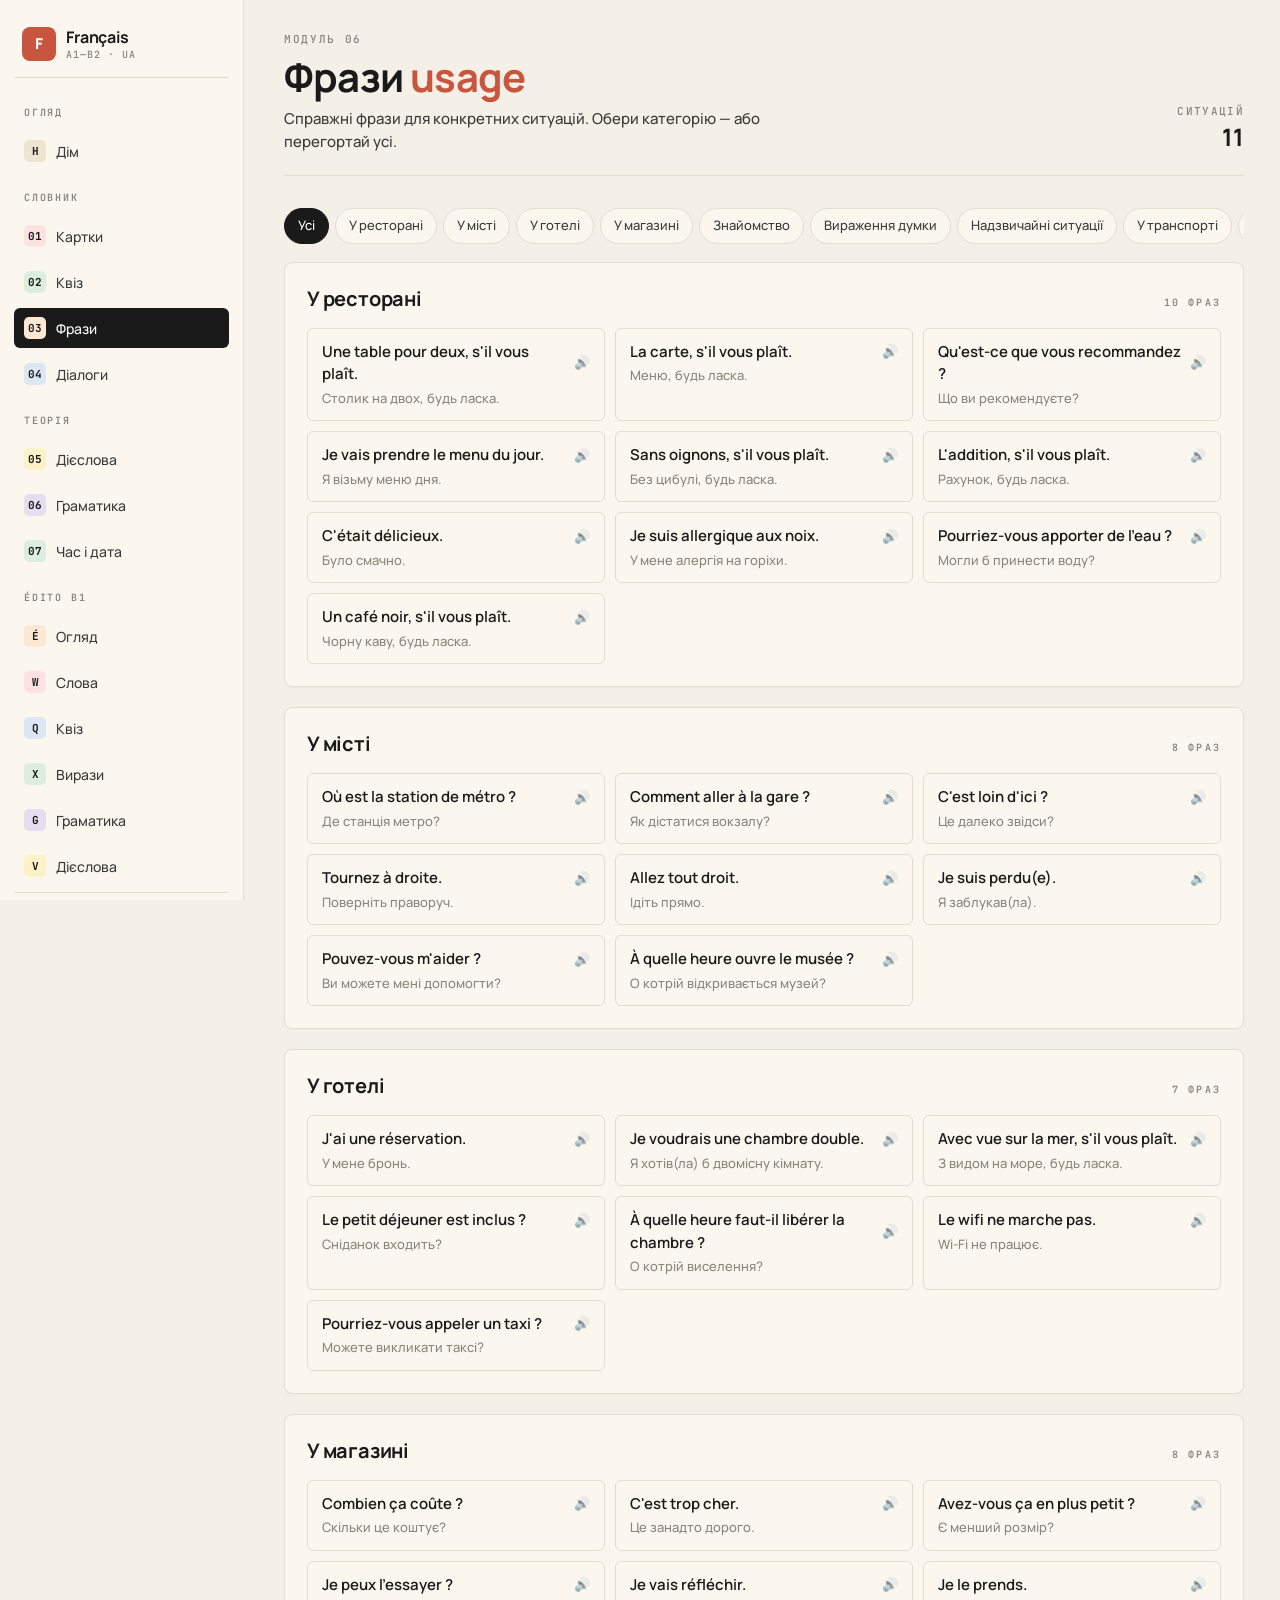
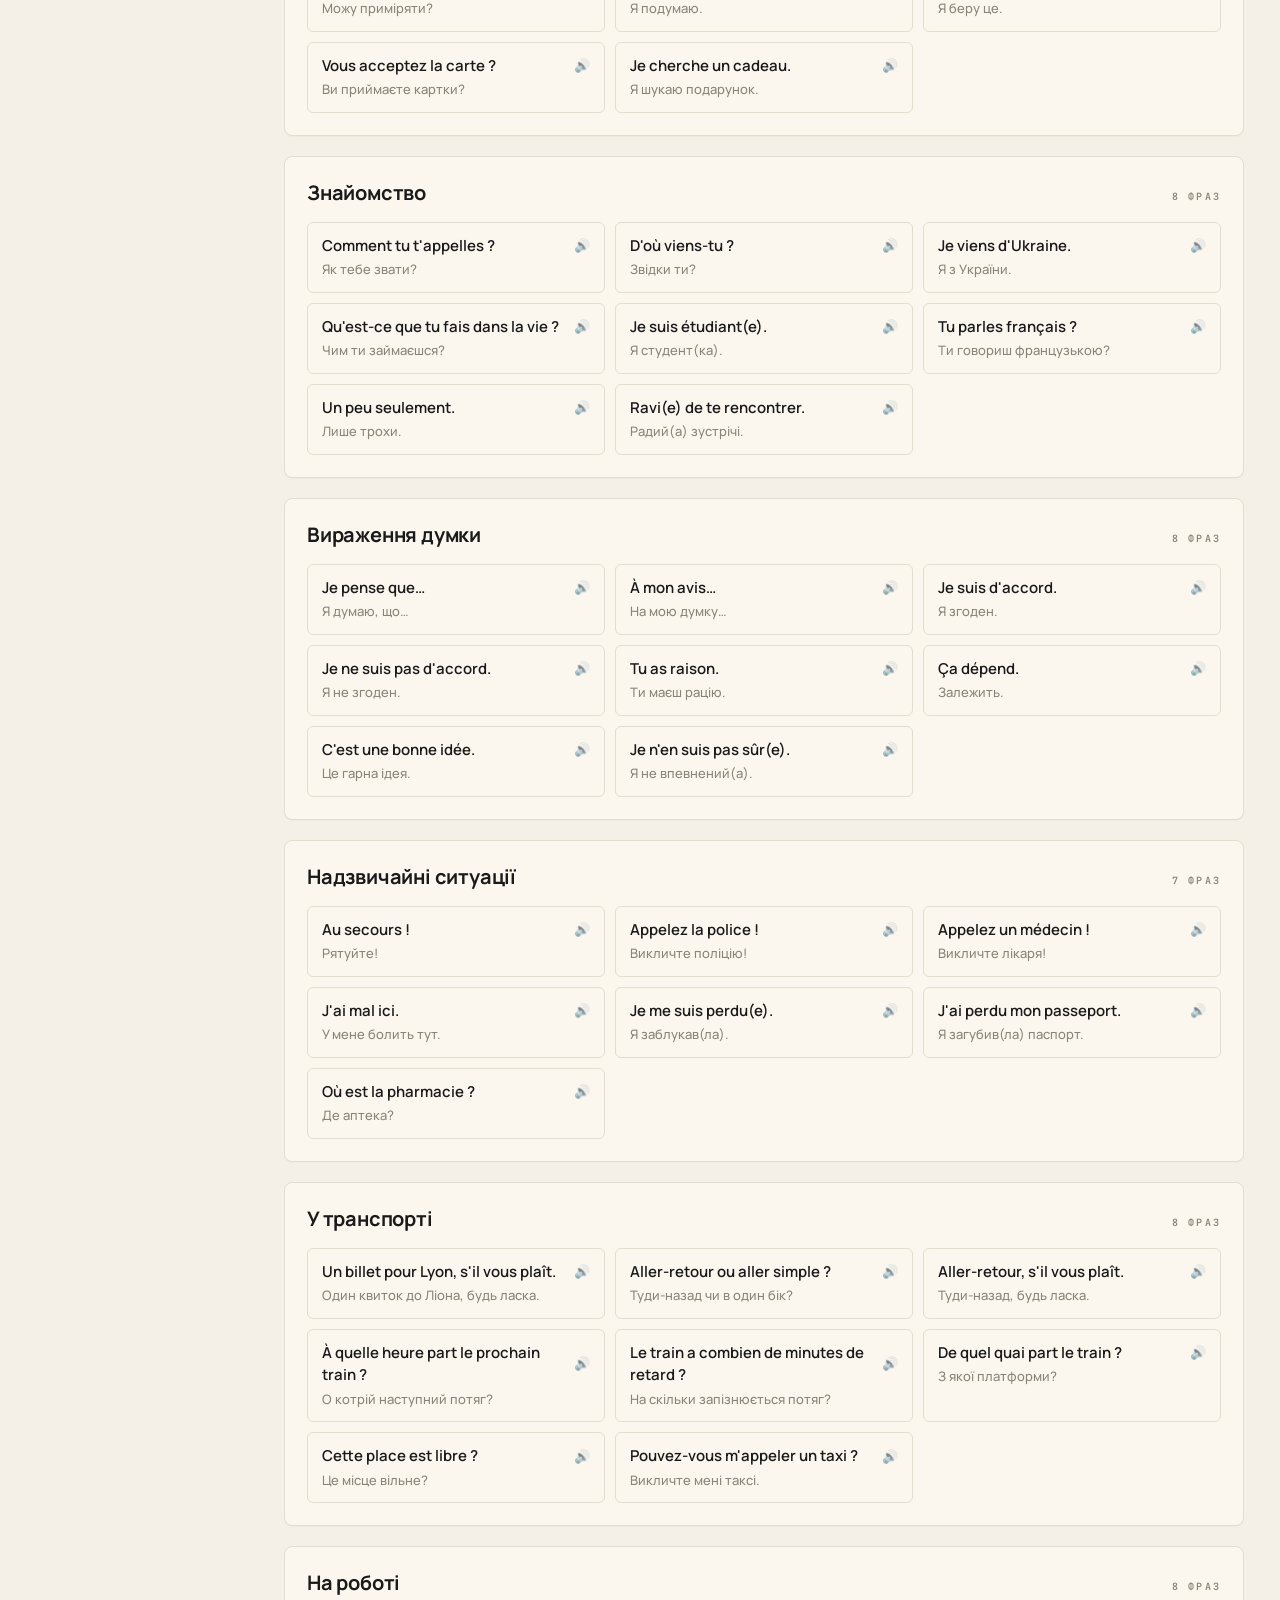
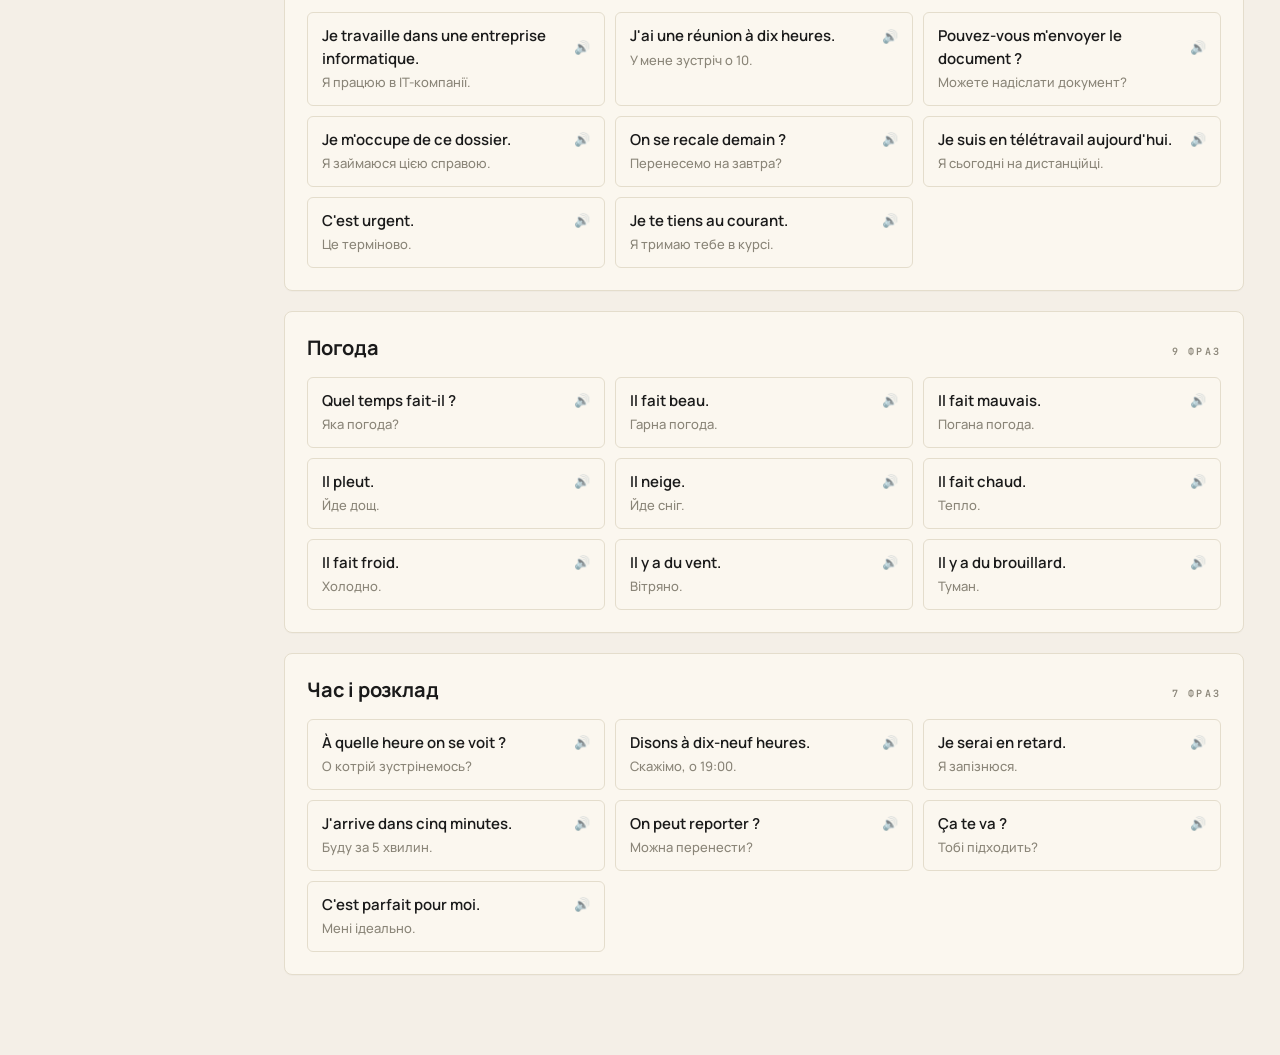
<file: phrases.html>
<!doctype html>
<html lang="uk">
<head>
<meta charset="utf-8">
<title>Фрази — Français</title>
<meta name="viewport" content="width=device-width,initial-scale=1">
<link rel="stylesheet" href="styles.css">
</head>
<body>
<div class="shell">
  <div id="chrome-top"></div>

  <section class="pagehead">
    <div>
      <div class="kicker">Модуль 06</div>
      <h1>Фрази <em>usage</em></h1>
      <p class="lede">Справжні фрази для конкретних ситуацій. Обери категорію — або перегортай усі.</p>
    </div>
    <div class="meta"><span>ситуацій</span><b id="nS">—</b></div>
  </section>

  <div class="themes" id="cats"></div>

  <div id="body" style="display:flex;flex-direction:column;gap:20px"></div>

  <div id="chrome-foot"></div>
</div>

<script src="data.js"></script>
<script src="shared.js"></script>
<script>
renderChrome('phrases');
const cats = Object.keys(PHRASES);
document.getElementById('nS').textContent = cats.length;

let active = null;

function renderCats(){
  document.getElementById('cats').innerHTML =
    `<button class="chip ${active===null?'active':''}" data-c="">Усі</button>` +
    cats.map(c=>`<button class="chip ${active===c?'active':''}" data-c="${c}">${c}</button>`).join('');
  document.querySelectorAll('#cats .chip').forEach(b=>b.onclick=()=>{
    active = b.dataset.c || null;
    renderCats(); renderBody();
  });
}

function renderBody(){
  const show = active ? [active] : cats;
  document.getElementById('body').innerHTML = show.map(c=>`
    <section class="panel">
      <div style="display:flex;justify-content:space-between;align-items:baseline;margin-bottom:10px">
        <h2>${c}</h2>
        <span class="eyebrow">${PHRASES[c].length} фраз</span>
      </div>
      <div class="phrases">
        ${PHRASES[c].map(p=>`
          <div class="p">
            <div class="fr">
              <span>${p.fr}</span>
              <span class="sp" onclick="speakFR(${JSON.stringify(p.fr).replace(/"/g,'&quot;')})">🔊</span>
            </div>
            <div class="ua">${p.ua}</div>
          </div>
        `).join('')}
      </div>
    </section>
  `).join('');
}

renderCats();
renderBody();
</script>
</body>
</html>
</file>
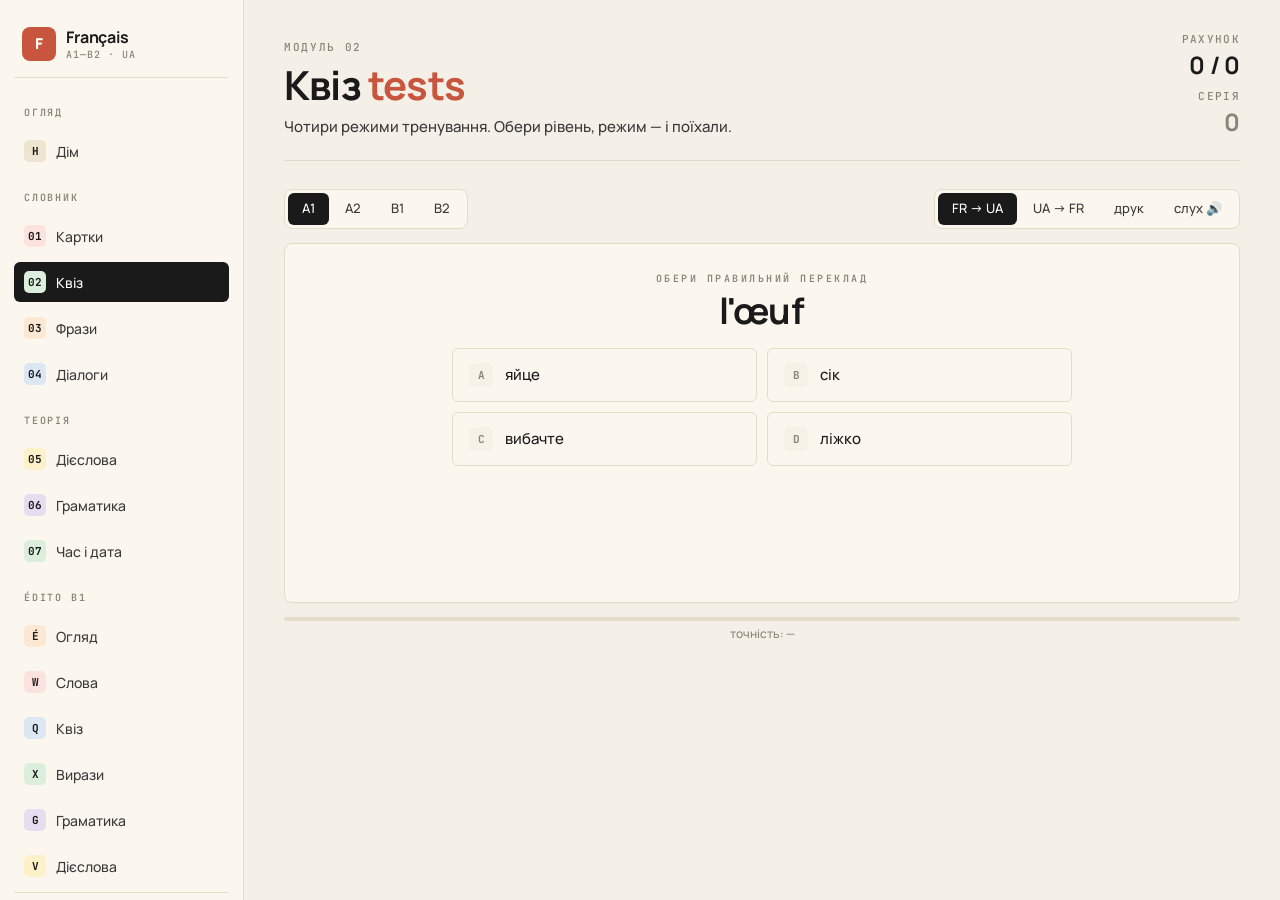
<file: quiz.html>
<!doctype html>
<html lang="uk">
<head>
<meta charset="utf-8">
<title>Квіз — Français</title>
<meta name="viewport" content="width=device-width,initial-scale=1">
<link rel="stylesheet" href="styles.css">
</head>
<body>
<div class="shell">
  <div id="chrome-top"></div>

  <section class="pagehead">
    <div>
      <div class="kicker">Модуль 02</div>
      <h1>Квіз <em>tests</em></h1>
      <p class="lede">Чотири режими тренування. Обери рівень, режим — і поїхали.</p>
    </div>
    <div class="meta">
      <span>рахунок</span><b id="score">0 / 0</b>
      <span style="margin-top:8px;display:block">серія</span><b id="streak" style="color:var(--claret)">0</b>
    </div>
  </section>

  <div class="row" style="gap:16px;align-items:center;margin-bottom:14px;flex-wrap:wrap">
    <div class="levels">
      <button class="chip active" data-lvl="A1">A1</button>
      <button class="chip" data-lvl="A2">A2</button>
      <button class="chip" data-lvl="B1">B1</button>
      <button class="chip" data-lvl="B2">B2</button>
    </div>
    <div style="flex:1"></div>
    <div class="levels" id="modes">
      <button class="chip active" data-mode="mcFR">FR → UA</button>
      <button class="chip" data-mode="mcUA">UA → FR</button>
      <button class="chip" data-mode="type">друк</button>
      <button class="chip" data-mode="listen">слух 🔊</button>
    </div>
  </div>

  <div class="panel" id="quizPanel" style="min-height:360px">
    <div class="qstem">
      <div class="q" id="qLbl">обери правильний переклад</div>
      <div class="w" id="qWord">—</div>
      <button class="ctrl sp sm" id="qPlay" title="прослухати" style="margin-top:4px">🔊</button>
    </div>
    <div id="qOpts"></div>
    <div style="text-align:center;margin-top:20px">
      <button class="btn ghost" id="nextQ" style="display:none">Далі →</button>
    </div>
  </div>

  <div class="prog" style="margin-top:14px"><span id="accBar" style="width:0"></span></div>
  <div style="text-align:center;font-size:12px;color:var(--mute);margin-top:4px">точність: <span id="acc">—</span></div>

  <div id="chrome-foot"></div>
</div>

<script src="data.js"></script>
<script src="shared.js"></script>
<script>
renderChrome('quiz');
const PAGE='quiz';

let level='A1', mode='mcFR', q=null, good=0, total=0, streak=0, best=0, answered=false;

function pool(){ return (VOCAB[level]||[]).map(w=>({...w,level})); }

function next(){
  answered=false;
  const p = pool();
  const correct = pick(p);
  const distract = shuffle(p.filter(x=>x.fr!==correct.fr)).slice(0,3);
  const opts = shuffle([correct,...distract]);
  q = {correct, opts};
  render();
}

function render(){
  const opts = document.getElementById('qOpts');
  const lbl  = document.getElementById('qLbl');
  const w    = document.getElementById('qWord');
  const play = document.getElementById('qPlay');
  play.style.display = 'none';

  if(mode==='mcFR'){
    lbl.textContent = 'обери правильний переклад';
    w.textContent = q.correct.fr;
    opts.className='qopts';
    opts.innerHTML = q.opts.map((o,i)=>`<button class="qopt" data-fr="${o.fr}"><span class="k">${'ABCD'[i]}</span>${o.ua}</button>`).join('');
    bindMC();
  } else if(mode==='mcUA'){
    lbl.textContent = 'знайди французький відповідник';
    w.textContent = q.correct.ua;
    opts.className='qopts';
    opts.innerHTML = q.opts.map((o,i)=>`<button class="qopt" data-fr="${o.fr}"><span class="k">${'ABCD'[i]}</span><span class="serif" style="color:var(--claret)">${o.fr}</span></button>`).join('');
    bindMC();
  } else if(mode==='type'){
    lbl.textContent = 'напиши французькою (без артиклів)';
    w.textContent = q.correct.ua;
    opts.className='';
    opts.innerHTML = `
      <input class="tinput" id="tin" placeholder="tapez ici..." autocomplete="off" autocapitalize="off" spellcheck="false">
      <div style="text-align:center"><button class="btn" id="chk">Перевірити</button></div>
      <div id="typeFb" style="text-align:center;margin-top:10px;font-size:14px;color:var(--mute)"></div>`;
    const inp=document.getElementById('tin');inp.focus();
    inp.addEventListener('keydown',e=>{if(e.key==='Enter')document.getElementById('chk').click()});
    document.getElementById('chk').onclick=()=>{
      const ans = inp.value.trim().toLowerCase();
      const target = q.correct.fr.toLowerCase().replace(/\(.+?\)/g,'').trim();
      const alt = target.replace(/^(le |la |les |un |une |des |l'|l')/,'');
      const ok = ans===target || ans===alt || ans.replace(/^(le |la |les |un |une |des |l'|l')/,'')===alt;
      inp.classList.add(ok?'ok':'no');
      document.getElementById('typeFb').innerHTML = ok ? `<span style="color:var(--sage)">✓ точно — ${q.correct.fr}</span>` : `<span style="color:var(--claret)">✗ правильно: <b>${q.correct.fr}</b></span>`;
      score(ok);
    };
  } else if(mode==='listen'){
    lbl.textContent = 'послухай і обери';
    w.textContent = '🔊';
    play.style.display = 'inline-flex';
    play.onclick = ()=>speakFR(q.correct.fr);
    setTimeout(()=>speakFR(q.correct.fr),300);
    opts.className='qopts';
    opts.innerHTML = q.opts.map((o,i)=>`<button class="qopt" data-fr="${o.fr}"><span class="k">${'ABCD'[i]}</span><span class="serif" style="color:var(--claret)">${o.fr}</span></button>`).join('');
    bindMC();
  }
}

function bindMC(){
  document.querySelectorAll('.qopt').forEach(b=>b.onclick=()=>{
    if(answered)return;
    const ok = b.dataset.fr === q.correct.fr;
    document.querySelectorAll('.qopt').forEach(x=>{
      x.classList.add('dis');
      if(x.dataset.fr===q.correct.fr)x.classList.add('ok');
    });
    if(!ok)b.classList.add('no');
    score(ok);
  });
}

function score(ok){
  answered=true;
  total++;
  if(ok){ good++; streak++; best=Math.max(best,streak); toast('✓ ' + q.correct.fr); }
  else { streak=0; toast('↺ ' + q.correct.fr); Progress.addUnknown(PAGE, q.correct.fr); }
  if(ok) Progress.addKnown(PAGE, q.correct.fr);
  document.getElementById('score').textContent = good+' / '+total;
  document.getElementById('streak').textContent = streak;
  const acc = total? Math.round(good/total*100):0;
  document.getElementById('acc').textContent = acc+'%';
  document.getElementById('accBar').style.width = acc+'%';
  document.getElementById('nextQ').style.display='inline-flex';
}

document.getElementById('nextQ').onclick = ()=>{document.getElementById('nextQ').style.display='none';next()};

document.querySelectorAll('.levels .chip[data-lvl]').forEach(b=>b.onclick=()=>{
  document.querySelectorAll('.chip[data-lvl]').forEach(x=>x.classList.remove('active'));
  b.classList.add('active');level=b.dataset.lvl;good=0;total=0;streak=0;
  document.getElementById('score').textContent='0 / 0';document.getElementById('streak').textContent='0';
  next();
});
document.querySelectorAll('#modes .chip').forEach(b=>b.onclick=()=>{
  document.querySelectorAll('#modes .chip').forEach(x=>x.classList.remove('active'));
  b.classList.add('active');mode=b.dataset.mode;next();
});

next();
document.addEventListener('keydown',e=>{
  if(answered && (e.key==='Enter'||e.key===' ')){e.preventDefault();document.getElementById('nextQ').click()}
});
</script>
</body>
</html>
</file>
<file: styles.css>
/* ============================================================
   Français — pastel + sidebar redesign
   Palette: warm ivory paper + ink + terracotta accent
           soft pastel tints for category cards
   Type: Manrope (UI) + JetBrains Mono (meta/code)
============================================================ */
@import url('https://fonts.googleapis.com/css2?family=Manrope:wght@400;500;600;700;800&family=JetBrains+Mono:wght@400;500&display=swap');

:root{
  /* Base */
  --bg:      #f4efe7;
  --paper:   #fbf7ef;
  --paper-2: #f7f2e8;
  --ink:     #1a1a1a;
  --ink-2:   #3a3a3a;
  --mute:    #8a8578;
  --rule:    #e4ddcc;
  --rule-2:  #c9c0aa;

  /* Accent */
  --accent:  #c8553d;        /* terracotta */
  --accent-2:#b34531;
  --accent-soft:#fde4dd;

  /* Pastel tints (for category blocks) */
  --pastel-blush:  #fde3e0;
  --pastel-peach:  #fde8d4;
  --pastel-butter: #fcf1c9;
  --pastel-mint:   #dcefdd;
  --pastel-sky:    #dbe7f2;
  --pastel-lilac:  #e6ddf0;
  --pastel-sand:   #eee4d0;

  --radius: 8px;
  --radius-sm: 6px;
  --radius-lg: 14px;

  --shadow-sm: 0 1px 0 rgba(0,0,0,.02);
  --shadow:    0 1px 2px rgba(40,30,10,.04), 0 4px 14px rgba(40,30,10,.05);
  --shadow-hi: 0 6px 22px rgba(40,30,10,.08);
}

*{margin:0;padding:0;box-sizing:border-box}
html,body{background:var(--bg);color:var(--ink);font:500 15px/1.5 'Manrope',system-ui,sans-serif;-webkit-font-smoothing:antialiased}
a{color:inherit;text-decoration:none}
button{font:inherit;color:inherit}

/* ===== Layout shell: sidebar + main ===== */
.layout{display:grid;grid-template-columns:244px 1fr;min-height:100vh}

.sidebar{
  background:var(--paper);
  border-right:1px solid var(--rule);
  padding:22px 14px 24px;
  position:sticky;top:0;height:100vh;overflow-y:auto;
  display:flex;flex-direction:column;gap:6px;
}
.sidebar .brand{display:flex;align-items:center;gap:10px;padding:4px 8px 16px;margin-bottom:8px;border-bottom:1px solid var(--rule)}
.sidebar .brand .logo{
  width:34px;height:34px;border-radius:8px;background:var(--accent);color:#fff;
  display:grid;place-items:center;font:800 15px/1 'Manrope';letter-spacing:.02em;
}
.sidebar .brand .name{font:700 16px 'Manrope';letter-spacing:-.01em}
.sidebar .brand .tag{font:500 10px 'JetBrains Mono';color:var(--mute);letter-spacing:.1em}

.sidebar .sec{font:600 10px 'JetBrains Mono';letter-spacing:.18em;color:var(--mute);text-transform:uppercase;padding:14px 10px 6px}
.navlink{
  display:flex;align-items:center;gap:10px;
  padding:9px 10px;border-radius:var(--radius-sm);
  color:var(--ink-2);font-weight:500;font-size:14px;
  transition:background .12s ease, color .12s ease;
  position:relative;
}
.navlink:hover{background:var(--paper-2);color:var(--ink)}
.navlink.active{background:var(--ink);color:#fff}
.navlink .ic{
  width:22px;height:22px;border-radius:5px;display:grid;place-items:center;flex-shrink:0;
  font:700 11px 'JetBrains Mono';
}
.navlink.active .ic{background:rgba(255,255,255,.14);color:#fff}
.navlink .cnt{margin-left:auto;font:500 11px 'JetBrains Mono';color:var(--mute)}
.navlink.active .cnt{color:rgba(255,255,255,.6)}

.sidebar .foot{margin-top:auto;padding:12px 10px 0;border-top:1px solid var(--rule);font:500 11px 'JetBrains Mono';color:var(--mute);line-height:1.5}

/* Mobile burger */
.burger{display:none;position:fixed;top:14px;left:14px;z-index:50;
  width:38px;height:38px;background:var(--paper);border:1px solid var(--rule);border-radius:8px;
  align-items:center;justify-content:center;cursor:pointer;box-shadow:var(--shadow)}
.burger span{display:block;width:16px;height:1.5px;background:var(--ink);position:relative}
.burger span::before,.burger span::after{content:"";position:absolute;left:0;width:16px;height:1.5px;background:var(--ink)}
.burger span::before{top:-5px} .burger span::after{top:5px}

/* ===== Main area ===== */
.main{padding:32px 40px 80px;max-width:1040px;width:100%}

/* ===== Page head ===== */
.head{display:grid;grid-template-columns:1fr auto;gap:28px;align-items:end;padding-bottom:22px;border-bottom:1px solid var(--rule);margin-bottom:28px}
.crumb{font:500 11px 'JetBrains Mono';letter-spacing:.15em;color:var(--mute);text-transform:uppercase;margin-bottom:10px}
.head h1{font:700 40px/1.05 'Manrope';letter-spacing:-.02em}
.head h1 em{font-style:normal;color:var(--accent);font-weight:700}
.head .lede{color:var(--ink-2);margin-top:10px;max-width:56ch;font-size:15px}
.head .meta{text-align:right;min-width:150px}
.head .meta .k{font:500 10px 'JetBrains Mono';letter-spacing:.15em;color:var(--mute);text-transform:uppercase;display:block}
.head .meta .v{font:700 26px 'Manrope';letter-spacing:-.01em;margin-top:2px;display:block}
.head .meta .v.sm{font-size:18px}
.head .meta .v.accent{color:var(--accent)}
.head .meta .row{margin-top:10px}

/* ===== Buttons / chips ===== */
.btn{
  display:inline-flex;align-items:center;gap:8px;cursor:pointer;border:none;
  padding:9px 16px;border-radius:var(--radius-sm);background:var(--ink);color:#fff;
  font-weight:600;font-size:13.5px;transition:background .15s, transform .1s;
}
.btn:hover{background:var(--accent)}
.btn:active{transform:scale(.98)}
.btn.ghost{background:transparent;color:var(--ink);box-shadow:inset 0 0 0 1px var(--rule-2)}
.btn.ghost:hover{background:var(--paper);color:var(--ink)}
.btn.accent{background:var(--accent)}
.btn.accent:hover{background:var(--accent-2)}

.chip{
  display:inline-flex;align-items:center;gap:6px;white-space:nowrap;cursor:pointer;
  padding:7px 13px;border-radius:999px;background:var(--paper);border:1px solid var(--rule);
  font-size:13px;font-weight:500;color:var(--ink-2);transition:all .14s;
}
.chip:hover{border-color:var(--ink);color:var(--ink)}
.chip.active{background:var(--ink);color:#fff;border-color:var(--ink)}

.segbar{display:inline-flex;gap:2px;padding:3px;background:var(--paper);border:1px solid var(--rule);border-radius:8px}
.segbar .chip{border:none;border-radius:6px;padding:6px 14px;background:transparent}
.segbar .chip.active{background:var(--ink);color:#fff}

/* ===== Panels ===== */
.panel{background:var(--paper);border:1px solid var(--rule);border-radius:var(--radius);padding:22px;box-shadow:var(--shadow-sm)}
.panel h2{font:700 20px 'Manrope';letter-spacing:-.01em;margin-bottom:6px}
.panel h3{font:600 16px 'Manrope';margin-bottom:4px}

.row{display:flex;gap:12px;flex-wrap:wrap;align-items:center}

/* ===== Module tiles (home) ===== */
.modgrid{display:grid;grid-template-columns:repeat(auto-fit,minmax(240px,1fr));gap:12px;margin-top:16px}
.modtile{
  background:var(--paper);border:1px solid var(--rule);border-radius:var(--radius);padding:18px;
  display:flex;flex-direction:column;gap:12px;min-height:170px;position:relative;overflow:hidden;
  transition:transform .18s, box-shadow .2s, border-color .2s;cursor:pointer;
}
.modtile:hover{transform:translateY(-2px);box-shadow:var(--shadow-hi);border-color:var(--rule-2)}
.modtile .top{display:flex;justify-content:space-between;align-items:flex-start}
.modtile .ico{
  width:40px;height:40px;border-radius:10px;display:grid;place-items:center;font-size:18px;font-weight:700;
}
.modtile h3{font:700 19px 'Manrope';letter-spacing:-.01em;line-height:1.2}
.modtile p{font-size:13.5px;color:var(--ink-2);line-height:1.45}
.modtile .foot{display:flex;justify-content:space-between;align-items:center;margin-top:auto;padding-top:8px;border-top:1px dashed var(--rule)}
.modtile .foot .cnt{font:500 11px 'JetBrains Mono';color:var(--mute);letter-spacing:.04em}
.modtile .foot .arrow{opacity:.4;transition:opacity .2s,transform .2s}
.modtile:hover .foot .arrow{opacity:1;transform:translateX(3px)}

.tint-blush  .ico{background:var(--pastel-blush);color:#b34531}
.tint-peach  .ico{background:var(--pastel-peach);color:#a4623a}
.tint-butter .ico{background:var(--pastel-butter);color:#8a6d1d}
.tint-mint   .ico{background:var(--pastel-mint);color:#3a6b4c}
.tint-sky    .ico{background:var(--pastel-sky);color:#2f5b84}
.tint-lilac  .ico{background:var(--pastel-lilac);color:#6a4a87}
.tint-sand   .ico{background:var(--pastel-sand);color:#6a5a3a}

/* ===== Stat strip ===== */
.statstrip{
  display:flex;gap:20px;padding:12px 16px;background:var(--paper);border:1px solid var(--rule);
  border-radius:var(--radius);margin:12px 0 16px;font-size:13px;color:var(--mute);flex-wrap:wrap;align-items:center;
}
.statstrip b{color:var(--ink);font-weight:700;margin-left:4px}
.statstrip .dot{width:8px;height:8px;border-radius:50%;display:inline-block;margin-right:6px;vertical-align:middle}
.statstrip .dot.k{background:#3a6b4c}
.statstrip .dot.u{background:var(--accent)}
.statstrip .dot.t{background:var(--mute)}
.statstrip .sep{flex:1}

/* ===== Word-of-day ===== */
.wotd{display:grid;grid-template-columns:1fr auto;gap:18px;align-items:center}
.wotd .w{font:700 38px/1 'Manrope';letter-spacing:-.02em;color:var(--accent)}
.wotd .u{color:var(--ink-2);margin-top:6px;font-size:15px}
.wotd .m{font:500 11px 'JetBrains Mono';color:var(--mute);margin-top:4px;letter-spacing:.08em;text-transform:uppercase}

/* ===== Flashcard ===== */
.fc-wrap{perspective:1200px;max-width:620px;margin:8px auto 0;cursor:pointer}
.fc-inner{position:relative;height:280px;transition:transform .5s cubic-bezier(.2,.7,.2,1.1);transform-style:preserve-3d}
.fc-inner.flip{transform:rotateY(180deg)}
.fc-face{
  position:absolute;inset:0;border-radius:var(--radius-lg);backface-visibility:hidden;
  background:var(--paper);border:1px solid var(--rule);padding:32px;
  display:flex;flex-direction:column;align-items:center;justify-content:center;box-shadow:var(--shadow);
}
.fc-face.back{transform:rotateY(180deg);background:var(--pastel-blush);border-color:#f3c9c0}
.fc-face .lbl{font:600 10px 'JetBrains Mono';letter-spacing:.25em;text-transform:uppercase;color:var(--mute);margin-bottom:14px}
.fc-face .word{font:700 42px/1.05 'Manrope';letter-spacing:-.02em;text-align:center}
.fc-face.back .word{color:var(--accent)}
.fc-face .hint{margin-top:14px;font:400 12px 'JetBrains Mono';color:var(--mute)}
.fc-face .ctx{margin-top:10px;font:500 12px 'JetBrains Mono';color:var(--mute);letter-spacing:.05em;text-transform:uppercase}
.fc-face .ipa{font:400 13px 'JetBrains Mono';color:var(--mute);margin-top:8px}

.fc-controls{display:flex;justify-content:center;align-items:center;gap:10px;margin:18px 0 6px}
.ctrl{
  width:48px;height:48px;border-radius:10px;background:var(--paper);border:1px solid var(--rule);
  display:grid;place-items:center;cursor:pointer;color:var(--ink);transition:all .14s;font-size:18px;
}
.ctrl:hover{background:var(--paper-2);border-color:var(--rule-2);transform:translateY(-1px)}
.ctrl.sm{width:38px;height:38px;font-size:14px;border-radius:8px}
.ctrl.no{background:var(--pastel-blush);border-color:#f3c9c0;color:var(--accent)}
.ctrl.ok{background:var(--pastel-mint);border-color:#c1dcc7;color:#3a6b4c}
.ctrl.sp{background:var(--pastel-butter);border-color:#ebdba3;color:#8a6d1d}

.prog{height:4px;background:var(--rule);border-radius:2px;overflow:hidden;margin:10px 0 4px}
.prog>span{display:block;height:100%;background:var(--ink);transition:width .3s}

/* ===== Quiz ===== */
.qstem{text-align:center;margin:6px 0 18px}
.qstem .q{font:600 10px 'JetBrains Mono';letter-spacing:.25em;text-transform:uppercase;color:var(--mute)}
.qstem .w{font:700 36px/1.1 'Manrope';letter-spacing:-.01em;margin-top:6px}
.qopts{display:grid;grid-template-columns:1fr 1fr;gap:10px;max-width:620px;margin:0 auto}
.qopt{
  padding:14px 16px;border-radius:var(--radius-sm);background:var(--paper);border:1px solid var(--rule);
  font-weight:500;font-size:15px;color:var(--ink);cursor:pointer;display:flex;align-items:center;gap:12px;
  text-align:left;transition:all .12s;
}
.qopt:hover:not(.dis){border-color:var(--ink);background:var(--paper-2)}
.qopt .k{
  width:24px;height:24px;border-radius:6px;background:var(--paper-2);display:grid;place-items:center;
  font:700 11px 'JetBrains Mono';color:var(--mute);flex-shrink:0;
}
.qopt.ok{background:var(--pastel-mint);border-color:#c1dcc7;color:#2d5a3c}
.qopt.ok .k{background:#3a6b4c;color:#fff}
.qopt.no{background:var(--pastel-blush);border-color:#f3c9c0;color:var(--accent-2)}
.qopt.no .k{background:var(--accent);color:#fff}
.qopt.dis{pointer-events:none}

.tinput{
  width:100%;max-width:420px;display:block;margin:10px auto;padding:12px 16px;
  border:1px solid var(--rule-2);border-radius:var(--radius-sm);background:var(--paper);
  font-weight:500;font-size:17px;text-align:center;color:var(--ink);outline:none;transition:all .15s;
  font-family:'Manrope';
}
.tinput:focus{border-color:var(--accent);box-shadow:0 0 0 3px var(--accent-soft)}
.tinput.ok{border-color:#82b08c;background:var(--pastel-mint)}
.tinput.no{border-color:#dc9a8a;background:var(--pastel-blush)}

/* ===== Tables ===== */
.gtable{width:100%;border-collapse:collapse;background:var(--paper);border:1px solid var(--rule);border-radius:var(--radius-sm);overflow:hidden}
.gtable th,.gtable td{text-align:left;padding:10px 14px;border-bottom:1px solid var(--rule);font-weight:500;font-size:14px}
.gtable th{background:var(--paper-2);font:700 10px 'JetBrains Mono';letter-spacing:.12em;text-transform:uppercase;color:var(--mute)}
.gtable tr:last-child td{border-bottom:none}
.gtable td.fr{font-weight:600;color:var(--accent)}
.gtable td.mono{font-family:'JetBrains Mono';font-size:13px;color:var(--ink-2)}

/* ===== Verb cards ===== */
.conj{display:grid;grid-template-columns:repeat(auto-fit,minmax(240px,1fr));gap:12px;margin-top:14px}
.conj .card{background:var(--paper);border:1px solid var(--rule);border-radius:var(--radius);padding:16px}
.conj .card h4{font:700 10px 'JetBrains Mono';letter-spacing:.2em;text-transform:uppercase;color:var(--accent);margin-bottom:10px}
.conj .card .line{display:flex;justify-content:space-between;padding:5px 0;font-size:14px;border-bottom:1px dashed var(--rule)}
.conj .card .line:last-child{border-bottom:none}
.conj .card .line span:first-child{color:var(--mute);font-weight:500}
.conj .card .line span:last-child{font-weight:600;color:var(--ink)}
.conj .card .ex{margin-top:10px;padding-top:8px;border-top:1px dashed var(--rule);font-style:italic;font-size:13px;color:var(--mute)}

/* ===== Dialogues ===== */
.dialogue{background:var(--paper);border:1px solid var(--rule);border-radius:var(--radius);padding:20px;box-shadow:var(--shadow-sm)}
.dialogue .turn{display:grid;grid-template-columns:86px 1fr;gap:14px;padding:10px 0;border-bottom:1px dashed var(--rule);transition:background .2s}
.dialogue .turn:last-child{border-bottom:none}
.dialogue .turn .who{font:700 10px 'JetBrains Mono';letter-spacing:.15em;text-transform:uppercase;color:var(--mute);padding-top:4px}
.dialogue .turn .line .fr{font-weight:600;font-size:16px;color:var(--ink);cursor:pointer;display:flex;align-items:center;gap:8px}
.dialogue .turn .line .fr:hover{color:var(--accent)}
.dialogue .turn .line .fr .play{font-size:13px;opacity:.5}
.dialogue .turn .line .fr:hover .play{opacity:1}
.dialogue .turn .line .ua{font-size:13px;color:var(--mute);margin-top:2px}

/* ===== Phrases ===== */
.phrases{display:grid;grid-template-columns:repeat(auto-fit,minmax(280px,1fr));gap:10px}
.phrases .p{background:var(--paper);border:1px solid var(--rule);border-radius:var(--radius-sm);padding:12px 14px;transition:all .15s}
.phrases .p:hover{border-color:var(--rule-2);background:var(--paper-2)}
.phrases .p .fr{font-weight:600;font-size:15px;display:flex;justify-content:space-between;align-items:center;gap:8px;color:var(--ink)}
.phrases .p .fr .sp{color:var(--accent);cursor:pointer;font-size:13px;opacity:.6}
.phrases .p .fr .sp:hover{opacity:1}
.phrases .p .ua{font-size:13px;color:var(--mute);margin-top:3px}

/* ===== Callouts ===== */
.callout{background:var(--pastel-butter);border-radius:var(--radius-sm);padding:14px 18px;font-size:14px;line-height:1.55;border:1px solid #ebdba3}
.callout b{color:#8a6d1d}
.callout.mint{background:var(--pastel-mint);border-color:#c1dcc7}
.callout.mint b{color:#3a6b4c}
.callout.blush{background:var(--pastel-blush);border-color:#f3c9c0}
.callout.blush b{color:var(--accent)}
.callout.sky{background:var(--pastel-sky);border-color:#b8cee0}
.callout.sky b{color:#2f5b84}
.callout.lilac{background:var(--pastel-lilac);border-color:#cfc1e0}
.callout.lilac b{color:#6a4a87}

/* ===== Toast ===== */
.toast{position:fixed;left:50%;bottom:26px;transform:translateX(-50%) translateY(60px);background:var(--ink);color:#fff;padding:10px 18px;border-radius:999px;font-size:13px;font-weight:600;opacity:0;transition:all .3s;z-index:100;pointer-events:none}
.toast.show{transform:translateX(-50%) translateY(0);opacity:1}

/* ===== Themes scroller ===== */
.themes{display:flex;gap:6px;overflow-x:auto;padding:4px 0 10px;scrollbar-width:none;margin-bottom:8px}
.themes::-webkit-scrollbar{display:none}

/* ===== TOC (grammar) ===== */
.toc-link{
  display:flex;align-items:center;gap:8px;padding:7px 10px;border-radius:var(--radius-sm);
  color:var(--ink-2);font-size:13.5px;cursor:pointer;font-weight:500;
}
.toc-link:hover{background:var(--paper-2);color:var(--ink)}
.toc-link .lv{font:700 9px 'JetBrains Mono';color:#fff;background:var(--mute);padding:2px 5px;border-radius:3px;letter-spacing:.05em}
.toc-link .lv.A1{background:#82b08c}
.toc-link .lv.A2{background:#7ba0b8}
.toc-link .lv.B1{background:#c49a68}
.toc-link .lv.B2{background:var(--accent)}

/* ===== Utility ===== */
.eyebrow{font:600 10px 'JetBrains Mono';letter-spacing:.22em;text-transform:uppercase;color:var(--mute)}
.rule-soft{height:1px;background:var(--rule);margin:24px 0}
.mono{font-family:'JetBrains Mono'}

/* ===== Back-compat aliases (for pages still using old classes) ===== */
.pagehead{display:grid;grid-template-columns:1fr auto;gap:28px;align-items:end;padding-bottom:22px;border-bottom:1px solid var(--rule);margin-bottom:28px}
.pagehead .kicker{font:500 11px 'JetBrains Mono';letter-spacing:.15em;color:var(--mute);text-transform:uppercase;margin-bottom:10px}
.pagehead h1{font:700 40px/1.05 'Manrope';letter-spacing:-.02em}
.pagehead h1 em{font-style:normal;color:var(--accent);font-weight:700}
.pagehead .lede{color:var(--ink-2);margin-top:10px;max-width:56ch;font-size:15px}
.pagehead .meta{text-align:right;min-width:150px;font:500 11px 'JetBrains Mono';letter-spacing:.12em;color:var(--mute);text-transform:uppercase}
.pagehead .meta b{display:block;font:700 24px 'Manrope';letter-spacing:-.01em;color:var(--ink);margin-top:2px;text-transform:none;letter-spacing:-.01em}

.levels{display:inline-flex;gap:2px;padding:3px;background:var(--paper);border:1px solid var(--rule);border-radius:8px;width:fit-content}
.levels .chip{border:none;border-radius:6px;padding:6px 14px;background:transparent}
.levels .chip.active{background:var(--ink);color:#fff}

.modules{display:grid;grid-template-columns:repeat(auto-fit,minmax(240px,1fr));gap:12px;margin-top:16px}
.mod{background:var(--paper);border:1px solid var(--rule);border-radius:var(--radius);padding:18px;display:flex;flex-direction:column;gap:12px;min-height:170px;transition:all .18s;cursor:pointer}
.mod:hover{transform:translateY(-2px);box-shadow:var(--shadow-hi);border-color:var(--rule-2)}
.mod .num{font:500 11px 'JetBrains Mono';color:var(--mute);letter-spacing:.1em}
.mod h3{font:700 19px 'Manrope';letter-spacing:-.01em;line-height:1.2;margin:4px 0}
.mod h3 em{font-style:normal;color:var(--accent)}
.mod p{font-size:13.5px;color:var(--ink-2);line-height:1.45}
.mod .foot{display:flex;justify-content:space-between;align-items:center;margin-top:auto;padding-top:8px;border-top:1px dashed var(--rule)}
.mod .foot .cnt{font:500 11px 'JetBrains Mono';color:var(--mute)}
.mod .foot .arrow{width:28px;height:28px;border-radius:6px;display:grid;place-items:center;color:var(--ink);font-size:14px;background:var(--paper-2)}
.mod.accent-claret{border-left:3px solid var(--accent)}
.mod.accent-sage{border-left:3px solid #82b08c}
.mod.accent-ochre{border-left:3px solid #c49a68}
.mod.accent-blue{border-left:3px solid #7ba0b8}
.mod.accent-rose{border-left:3px solid #d48a95}

.rule-orn{text-align:center;color:var(--rule-2);letter-spacing:10px;font-size:14px;margin:18px 0}
.rule-orn::before{content:"· · ·"}
.serif{font-family:'Manrope';font-weight:700}

.dialogue .turn .line .fr{cursor:pointer}
.dialogue .turn .line .fr .play{color:var(--accent);opacity:.5}
.dialogue .turn .line .fr:hover .play{opacity:1}

.shell{display:contents}

/* ===== Responsive ===== */
@media(max-width:860px){
  .layout{grid-template-columns:1fr}
  .sidebar{
    position:fixed;top:0;left:0;width:260px;height:100vh;z-index:40;
    transform:translateX(-100%);transition:transform .25s ease;box-shadow:var(--shadow-hi);
  }
  .sidebar.open{transform:translateX(0)}
  .sidebar-mask{position:fixed;inset:0;background:rgba(0,0,0,.3);z-index:30;opacity:0;pointer-events:none;transition:opacity .2s}
  .sidebar-mask.show{opacity:1;pointer-events:auto}
  .burger{display:flex}
  .main{padding:64px 20px 60px}
  .head{grid-template-columns:1fr}
  .head .meta{text-align:left;display:flex;gap:22px;margin-top:4px}
  .head h1{font-size:32px}
  .qopts{grid-template-columns:1fr}
  .fc-inner{height:230px}
  .fc-face .word{font-size:32px}
}

/* ============================================================
   Édito B1 — large-font trilingual cards
============================================================ */
.bc-wrap{perspective:1400px;max-width:680px;margin:10px auto 0;cursor:pointer}
.bc-inner{position:relative;min-height:360px;transition:transform .55s cubic-bezier(.2,.7,.2,1.1);transform-style:preserve-3d}
.bc-inner.flip{transform:rotateY(180deg)}
.bc-face{
  position:absolute;inset:0;border-radius:var(--radius-lg);backface-visibility:hidden;
  background:var(--paper);border:1px solid var(--rule);padding:34px 30px;
  display:flex;flex-direction:column;align-items:center;justify-content:center;box-shadow:var(--shadow);
}
.bc-face.back{transform:rotateY(180deg);background:var(--pastel-peach);border-color:#ecc9a8}
.bc-face .lbl{font:600 10px 'JetBrains Mono';letter-spacing:.28em;text-transform:uppercase;color:var(--mute);margin-bottom:18px}
.bc-face .fr{font:800 58px/1.04 'Manrope';letter-spacing:-.02em;text-align:center;color:var(--ink)}
.bc-face .fr.sm{font-size:40px}
.bc-face .fr.xs{font-size:30px}
.bc-face .ipa{font:500 22px 'JetBrains Mono';color:var(--accent);margin-top:16px}
.bc-face .theme{margin-top:16px;font:500 11px 'JetBrains Mono';color:var(--mute);letter-spacing:.06em;text-transform:uppercase}
.bc-face .hint{position:absolute;bottom:14px;font:400 11px 'JetBrains Mono';color:var(--mute)}

/* trilingual back rows */
.tri{display:flex;flex-direction:column;gap:14px;width:100%;max-width:460px}
.tri .row3{display:grid;grid-template-columns:42px 1fr;gap:14px;align-items:baseline}
.tri .flag{font:700 11px 'JetBrains Mono';letter-spacing:.06em;color:#fff;background:var(--mute);
  border-radius:5px;padding:4px 0;text-align:center}
.tri .flag.ua{background:#3a6b4c}.tri .flag.en{background:#2f5b84}.tri .flag.de{background:#8a6d1d}
.tri .val{font:700 30px/1.18 'Manrope';letter-spacing:-.01em;color:var(--ink)}
.tri .val.sm{font-size:23px;font-weight:600}

/* unit chips */
.units{display:flex;gap:6px;overflow-x:auto;padding:4px 0 12px;scrollbar-width:none;flex-wrap:wrap}
.units::-webkit-scrollbar{display:none}

/* verb conjugation on card back */
.vb-tenses{display:flex;gap:5px;flex-wrap:wrap;justify-content:center;margin-bottom:14px}
.vb-tense{font:600 11px 'JetBrains Mono';padding:5px 9px;border-radius:6px;border:1px solid var(--rule);
  background:var(--paper);cursor:pointer;color:var(--ink-2);white-space:nowrap}
.vb-tense.active{background:var(--ink);color:#fff;border-color:var(--ink)}
.vb-grid{display:grid;grid-template-columns:1fr 1fr;gap:8px 26px;width:100%;max-width:480px}
.vb-grid .ln{display:flex;justify-content:flex-start;gap:10px;border-bottom:1px dashed var(--rule);padding:6px 0;font-size:19px}
.vb-grid .ln b{font-weight:600;color:var(--ink)}
.vb-cap{margin-top:2px;font:500 12px 'JetBrains Mono';color:var(--mute);text-align:center}

@media(max-width:860px){
  .bc-face .fr{font-size:42px}.bc-face .fr.sm{font-size:30px}.bc-face .fr.xs{font-size:24px}
  .tri .val{font-size:23px}.tri .val.sm{font-size:19px}
  .vb-grid{grid-template-columns:1fr}.vb-grid .ln{font-size:17px}
  .bc-inner{min-height:330px}
}

/* ============================================================
   Mobile corrections (Édito B1 large-font pages)
============================================================ */
@media(max-width:860px){
  /* grid child must be allowed to shrink, else it overflows the viewport */
  .main{min-width:0;max-width:100%;overflow-x:hidden}
  .pagehead{grid-template-columns:1fr}
  .pagehead h1{font-size:30px}
  .pagehead .lede{font-size:14px}
  .pagehead .meta{display:flex;gap:22px;min-width:0;margin-top:6px;text-align:left}
  /* big trilingual cards */
  .bc-wrap{max-width:100%}
  .bc-inner{min-height:330px}
  .bc-face{padding:24px 16px}
  .bc-face .fr{font-size:33px;overflow-wrap:anywhere}
  .bc-face .fr.sm{font-size:25px}
  .bc-face .fr.xs{font-size:20px}
  .bc-face .ipa{font-size:18px}
  .tri{max-width:100%}
  .tri .row3{grid-template-columns:38px 1fr;gap:10px}
  .tri .val{font-size:21px;overflow-wrap:anywhere}
  .tri .val.sm{font-size:18px}
  .vb-grid{grid-template-columns:1fr;max-width:100%}
  .vb-grid .ln{font-size:17px;overflow-wrap:anywhere}
  .vb-tense{font-size:10px;padding:5px 7px}
  .statstrip{gap:10px 14px}
  /* chip rows scroll horizontally instead of forcing page width */
  .units,.themes{flex-wrap:nowrap;overflow-x:auto}
  /* grammar tables shouldn't blow out the page */
  .gtable{display:block;overflow-x:auto;white-space:nowrap}
}

/* toggled (active) ghost button — e.g. review mode on */
.btn.ghost.on{background:var(--accent);color:#fff;box-shadow:inset 0 0 0 1px var(--accent)}
.btn.ghost.on:hover{background:var(--accent-2)}
</file>
<file: Français/styles.css>
/* ============================================================
   Français — pastel + sidebar redesign
   Palette: warm ivory paper + ink + terracotta accent
           soft pastel tints for category cards
   Type: Manrope (UI) + JetBrains Mono (meta/code)
============================================================ */
@import url('https://fonts.googleapis.com/css2?family=Manrope:wght@400;500;600;700;800&family=JetBrains+Mono:wght@400;500&display=swap');

:root{
  /* Base */
  --bg:      #f4efe7;
  --paper:   #fbf7ef;
  --paper-2: #f7f2e8;
  --ink:     #1a1a1a;
  --ink-2:   #3a3a3a;
  --mute:    #8a8578;
  --rule:    #e4ddcc;
  --rule-2:  #c9c0aa;

  /* Accent */
  --accent:  #c8553d;        /* terracotta */
  --accent-2:#b34531;
  --accent-soft:#fde4dd;

  /* Pastel tints (for category blocks) */
  --pastel-blush:  #fde3e0;
  --pastel-peach:  #fde8d4;
  --pastel-butter: #fcf1c9;
  --pastel-mint:   #dcefdd;
  --pastel-sky:    #dbe7f2;
  --pastel-lilac:  #e6ddf0;
  --pastel-sand:   #eee4d0;

  --radius: 8px;
  --radius-sm: 6px;
  --radius-lg: 14px;

  --shadow-sm: 0 1px 0 rgba(0,0,0,.02);
  --shadow:    0 1px 2px rgba(40,30,10,.04), 0 4px 14px rgba(40,30,10,.05);
  --shadow-hi: 0 6px 22px rgba(40,30,10,.08);
}

*{margin:0;padding:0;box-sizing:border-box}
html,body{background:var(--bg);color:var(--ink);font:500 15px/1.5 'Manrope',system-ui,sans-serif;-webkit-font-smoothing:antialiased}
a{color:inherit;text-decoration:none}
button{font:inherit;color:inherit}

/* ===== Layout shell: sidebar + main ===== */
.layout{display:grid;grid-template-columns:244px 1fr;min-height:100vh}

.sidebar{
  background:var(--paper);
  border-right:1px solid var(--rule);
  padding:22px 14px 24px;
  position:sticky;top:0;height:100vh;overflow-y:auto;
  display:flex;flex-direction:column;gap:6px;
}
.sidebar .brand{display:flex;align-items:center;gap:10px;padding:4px 8px 16px;margin-bottom:8px;border-bottom:1px solid var(--rule)}
.sidebar .brand .logo{
  width:34px;height:34px;border-radius:8px;background:var(--accent);color:#fff;
  display:grid;place-items:center;font:800 15px/1 'Manrope';letter-spacing:.02em;
}
.sidebar .brand .name{font:700 16px 'Manrope';letter-spacing:-.01em}
.sidebar .brand .tag{font:500 10px 'JetBrains Mono';color:var(--mute);letter-spacing:.1em}

.sidebar .sec{font:600 10px 'JetBrains Mono';letter-spacing:.18em;color:var(--mute);text-transform:uppercase;padding:14px 10px 6px}
.navlink{
  display:flex;align-items:center;gap:10px;
  padding:9px 10px;border-radius:var(--radius-sm);
  color:var(--ink-2);font-weight:500;font-size:14px;
  transition:background .12s ease, color .12s ease;
  position:relative;
}
.navlink:hover{background:var(--paper-2);color:var(--ink)}
.navlink.active{background:var(--ink);color:#fff}
.navlink .ic{
  width:22px;height:22px;border-radius:5px;display:grid;place-items:center;flex-shrink:0;
  font:700 11px 'JetBrains Mono';
}
.navlink.active .ic{background:rgba(255,255,255,.14);color:#fff}
.navlink .cnt{margin-left:auto;font:500 11px 'JetBrains Mono';color:var(--mute)}
.navlink.active .cnt{color:rgba(255,255,255,.6)}

.sidebar .foot{margin-top:auto;padding:12px 10px 0;border-top:1px solid var(--rule);font:500 11px 'JetBrains Mono';color:var(--mute);line-height:1.5}

/* Mobile burger */
.burger{display:none;position:fixed;top:14px;left:14px;z-index:50;
  width:38px;height:38px;background:var(--paper);border:1px solid var(--rule);border-radius:8px;
  align-items:center;justify-content:center;cursor:pointer;box-shadow:var(--shadow)}
.burger span{display:block;width:16px;height:1.5px;background:var(--ink);position:relative}
.burger span::before,.burger span::after{content:"";position:absolute;left:0;width:16px;height:1.5px;background:var(--ink)}
.burger span::before{top:-5px} .burger span::after{top:5px}

/* ===== Main area ===== */
.main{padding:32px 40px 80px;max-width:1040px;width:100%}

/* ===== Page head ===== */
.head{display:grid;grid-template-columns:1fr auto;gap:28px;align-items:end;padding-bottom:22px;border-bottom:1px solid var(--rule);margin-bottom:28px}
.crumb{font:500 11px 'JetBrains Mono';letter-spacing:.15em;color:var(--mute);text-transform:uppercase;margin-bottom:10px}
.head h1{font:700 40px/1.05 'Manrope';letter-spacing:-.02em}
.head h1 em{font-style:normal;color:var(--accent);font-weight:700}
.head .lede{color:var(--ink-2);margin-top:10px;max-width:56ch;font-size:15px}
.head .meta{text-align:right;min-width:150px}
.head .meta .k{font:500 10px 'JetBrains Mono';letter-spacing:.15em;color:var(--mute);text-transform:uppercase;display:block}
.head .meta .v{font:700 26px 'Manrope';letter-spacing:-.01em;margin-top:2px;display:block}
.head .meta .v.sm{font-size:18px}
.head .meta .v.accent{color:var(--accent)}
.head .meta .row{margin-top:10px}

/* ===== Buttons / chips ===== */
.btn{
  display:inline-flex;align-items:center;gap:8px;cursor:pointer;border:none;
  padding:9px 16px;border-radius:var(--radius-sm);background:var(--ink);color:#fff;
  font-weight:600;font-size:13.5px;transition:background .15s, transform .1s;
}
.btn:hover{background:var(--accent)}
.btn:active{transform:scale(.98)}
.btn.ghost{background:transparent;color:var(--ink);box-shadow:inset 0 0 0 1px var(--rule-2)}
.btn.ghost:hover{background:var(--paper);color:var(--ink)}
.btn.accent{background:var(--accent)}
.btn.accent:hover{background:var(--accent-2)}

.chip{
  display:inline-flex;align-items:center;gap:6px;white-space:nowrap;cursor:pointer;
  padding:7px 13px;border-radius:999px;background:var(--paper);border:1px solid var(--rule);
  font-size:13px;font-weight:500;color:var(--ink-2);transition:all .14s;
}
.chip:hover{border-color:var(--ink);color:var(--ink)}
.chip.active{background:var(--ink);color:#fff;border-color:var(--ink)}

.segbar{display:inline-flex;gap:2px;padding:3px;background:var(--paper);border:1px solid var(--rule);border-radius:8px}
.segbar .chip{border:none;border-radius:6px;padding:6px 14px;background:transparent}
.segbar .chip.active{background:var(--ink);color:#fff}

/* ===== Panels ===== */
.panel{background:var(--paper);border:1px solid var(--rule);border-radius:var(--radius);padding:22px;box-shadow:var(--shadow-sm)}
.panel h2{font:700 20px 'Manrope';letter-spacing:-.01em;margin-bottom:6px}
.panel h3{font:600 16px 'Manrope';margin-bottom:4px}

.row{display:flex;gap:12px;flex-wrap:wrap;align-items:center}

/* ===== Module tiles (home) ===== */
.modgrid{display:grid;grid-template-columns:repeat(auto-fit,minmax(240px,1fr));gap:12px;margin-top:16px}
.modtile{
  background:var(--paper);border:1px solid var(--rule);border-radius:var(--radius);padding:18px;
  display:flex;flex-direction:column;gap:12px;min-height:170px;position:relative;overflow:hidden;
  transition:transform .18s, box-shadow .2s, border-color .2s;cursor:pointer;
}
.modtile:hover{transform:translateY(-2px);box-shadow:var(--shadow-hi);border-color:var(--rule-2)}
.modtile .top{display:flex;justify-content:space-between;align-items:flex-start}
.modtile .ico{
  width:40px;height:40px;border-radius:10px;display:grid;place-items:center;font-size:18px;font-weight:700;
}
.modtile h3{font:700 19px 'Manrope';letter-spacing:-.01em;line-height:1.2}
.modtile p{font-size:13.5px;color:var(--ink-2);line-height:1.45}
.modtile .foot{display:flex;justify-content:space-between;align-items:center;margin-top:auto;padding-top:8px;border-top:1px dashed var(--rule)}
.modtile .foot .cnt{font:500 11px 'JetBrains Mono';color:var(--mute);letter-spacing:.04em}
.modtile .foot .arrow{opacity:.4;transition:opacity .2s,transform .2s}
.modtile:hover .foot .arrow{opacity:1;transform:translateX(3px)}

.tint-blush  .ico{background:var(--pastel-blush);color:#b34531}
.tint-peach  .ico{background:var(--pastel-peach);color:#a4623a}
.tint-butter .ico{background:var(--pastel-butter);color:#8a6d1d}
.tint-mint   .ico{background:var(--pastel-mint);color:#3a6b4c}
.tint-sky    .ico{background:var(--pastel-sky);color:#2f5b84}
.tint-lilac  .ico{background:var(--pastel-lilac);color:#6a4a87}
.tint-sand   .ico{background:var(--pastel-sand);color:#6a5a3a}

/* ===== Stat strip ===== */
.statstrip{
  display:flex;gap:20px;padding:12px 16px;background:var(--paper);border:1px solid var(--rule);
  border-radius:var(--radius);margin:12px 0 16px;font-size:13px;color:var(--mute);flex-wrap:wrap;align-items:center;
}
.statstrip b{color:var(--ink);font-weight:700;margin-left:4px}
.statstrip .dot{width:8px;height:8px;border-radius:50%;display:inline-block;margin-right:6px;vertical-align:middle}
.statstrip .dot.k{background:#3a6b4c}
.statstrip .dot.u{background:var(--accent)}
.statstrip .dot.t{background:var(--mute)}
.statstrip .sep{flex:1}

/* ===== Word-of-day ===== */
.wotd{display:grid;grid-template-columns:1fr auto;gap:18px;align-items:center}
.wotd .w{font:700 38px/1 'Manrope';letter-spacing:-.02em;color:var(--accent)}
.wotd .u{color:var(--ink-2);margin-top:6px;font-size:15px}
.wotd .m{font:500 11px 'JetBrains Mono';color:var(--mute);margin-top:4px;letter-spacing:.08em;text-transform:uppercase}

/* ===== Flashcard ===== */
.fc-wrap{perspective:1200px;max-width:620px;margin:8px auto 0;cursor:pointer}
.fc-inner{position:relative;height:280px;transition:transform .5s cubic-bezier(.2,.7,.2,1.1);transform-style:preserve-3d}
.fc-inner.flip{transform:rotateY(180deg)}
.fc-face{
  position:absolute;inset:0;border-radius:var(--radius-lg);backface-visibility:hidden;
  background:var(--paper);border:1px solid var(--rule);padding:32px;
  display:flex;flex-direction:column;align-items:center;justify-content:center;box-shadow:var(--shadow);
}
.fc-face.back{transform:rotateY(180deg);background:var(--pastel-blush);border-color:#f3c9c0}
.fc-face .lbl{font:600 10px 'JetBrains Mono';letter-spacing:.25em;text-transform:uppercase;color:var(--mute);margin-bottom:14px}
.fc-face .word{font:700 42px/1.05 'Manrope';letter-spacing:-.02em;text-align:center}
.fc-face.back .word{color:var(--accent)}
.fc-face .hint{margin-top:14px;font:400 12px 'JetBrains Mono';color:var(--mute)}
.fc-face .ctx{margin-top:10px;font:500 12px 'JetBrains Mono';color:var(--mute);letter-spacing:.05em;text-transform:uppercase}
.fc-face .ipa{font:400 13px 'JetBrains Mono';color:var(--mute);margin-top:8px}

.fc-controls{display:flex;justify-content:center;align-items:center;gap:10px;margin:18px 0 6px}
.ctrl{
  width:48px;height:48px;border-radius:10px;background:var(--paper);border:1px solid var(--rule);
  display:grid;place-items:center;cursor:pointer;color:var(--ink);transition:all .14s;font-size:18px;
}
.ctrl:hover{background:var(--paper-2);border-color:var(--rule-2);transform:translateY(-1px)}
.ctrl.sm{width:38px;height:38px;font-size:14px;border-radius:8px}
.ctrl.no{background:var(--pastel-blush);border-color:#f3c9c0;color:var(--accent)}
.ctrl.ok{background:var(--pastel-mint);border-color:#c1dcc7;color:#3a6b4c}
.ctrl.sp{background:var(--pastel-butter);border-color:#ebdba3;color:#8a6d1d}

.prog{height:4px;background:var(--rule);border-radius:2px;overflow:hidden;margin:10px 0 4px}
.prog>span{display:block;height:100%;background:var(--ink);transition:width .3s}

/* ===== Quiz ===== */
.qstem{text-align:center;margin:6px 0 18px}
.qstem .q{font:600 10px 'JetBrains Mono';letter-spacing:.25em;text-transform:uppercase;color:var(--mute)}
.qstem .w{font:700 36px/1.1 'Manrope';letter-spacing:-.01em;margin-top:6px}
.qopts{display:grid;grid-template-columns:1fr 1fr;gap:10px;max-width:620px;margin:0 auto}
.qopt{
  padding:14px 16px;border-radius:var(--radius-sm);background:var(--paper);border:1px solid var(--rule);
  font-weight:500;font-size:15px;color:var(--ink);cursor:pointer;display:flex;align-items:center;gap:12px;
  text-align:left;transition:all .12s;
}
.qopt:hover:not(.dis){border-color:var(--ink);background:var(--paper-2)}
.qopt .k{
  width:24px;height:24px;border-radius:6px;background:var(--paper-2);display:grid;place-items:center;
  font:700 11px 'JetBrains Mono';color:var(--mute);flex-shrink:0;
}
.qopt.ok{background:var(--pastel-mint);border-color:#c1dcc7;color:#2d5a3c}
.qopt.ok .k{background:#3a6b4c;color:#fff}
.qopt.no{background:var(--pastel-blush);border-color:#f3c9c0;color:var(--accent-2)}
.qopt.no .k{background:var(--accent);color:#fff}
.qopt.dis{pointer-events:none}

.tinput{
  width:100%;max-width:420px;display:block;margin:10px auto;padding:12px 16px;
  border:1px solid var(--rule-2);border-radius:var(--radius-sm);background:var(--paper);
  font-weight:500;font-size:17px;text-align:center;color:var(--ink);outline:none;transition:all .15s;
  font-family:'Manrope';
}
.tinput:focus{border-color:var(--accent);box-shadow:0 0 0 3px var(--accent-soft)}
.tinput.ok{border-color:#82b08c;background:var(--pastel-mint)}
.tinput.no{border-color:#dc9a8a;background:var(--pastel-blush)}

/* ===== Tables ===== */
.gtable{width:100%;border-collapse:collapse;background:var(--paper);border:1px solid var(--rule);border-radius:var(--radius-sm);overflow:hidden}
.gtable th,.gtable td{text-align:left;padding:10px 14px;border-bottom:1px solid var(--rule);font-weight:500;font-size:14px}
.gtable th{background:var(--paper-2);font:700 10px 'JetBrains Mono';letter-spacing:.12em;text-transform:uppercase;color:var(--mute)}
.gtable tr:last-child td{border-bottom:none}
.gtable td.fr{font-weight:600;color:var(--accent)}
.gtable td.mono{font-family:'JetBrains Mono';font-size:13px;color:var(--ink-2)}

/* ===== Verb cards ===== */
.conj{display:grid;grid-template-columns:repeat(auto-fit,minmax(240px,1fr));gap:12px;margin-top:14px}
.conj .card{background:var(--paper);border:1px solid var(--rule);border-radius:var(--radius);padding:16px}
.conj .card h4{font:700 10px 'JetBrains Mono';letter-spacing:.2em;text-transform:uppercase;color:var(--accent);margin-bottom:10px}
.conj .card .line{display:flex;justify-content:space-between;padding:5px 0;font-size:14px;border-bottom:1px dashed var(--rule)}
.conj .card .line:last-child{border-bottom:none}
.conj .card .line span:first-child{color:var(--mute);font-weight:500}
.conj .card .line span:last-child{font-weight:600;color:var(--ink)}
.conj .card .ex{margin-top:10px;padding-top:8px;border-top:1px dashed var(--rule);font-style:italic;font-size:13px;color:var(--mute)}

/* ===== Dialogues ===== */
.dialogue{background:var(--paper);border:1px solid var(--rule);border-radius:var(--radius);padding:20px;box-shadow:var(--shadow-sm)}
.dialogue .turn{display:grid;grid-template-columns:86px 1fr;gap:14px;padding:10px 0;border-bottom:1px dashed var(--rule);transition:background .2s}
.dialogue .turn:last-child{border-bottom:none}
.dialogue .turn .who{font:700 10px 'JetBrains Mono';letter-spacing:.15em;text-transform:uppercase;color:var(--mute);padding-top:4px}
.dialogue .turn .line .fr{font-weight:600;font-size:16px;color:var(--ink);cursor:pointer;display:flex;align-items:center;gap:8px}
.dialogue .turn .line .fr:hover{color:var(--accent)}
.dialogue .turn .line .fr .play{font-size:13px;opacity:.5}
.dialogue .turn .line .fr:hover .play{opacity:1}
.dialogue .turn .line .ua{font-size:13px;color:var(--mute);margin-top:2px}

/* ===== Phrases ===== */
.phrases{display:grid;grid-template-columns:repeat(auto-fit,minmax(280px,1fr));gap:10px}
.phrases .p{background:var(--paper);border:1px solid var(--rule);border-radius:var(--radius-sm);padding:12px 14px;transition:all .15s}
.phrases .p:hover{border-color:var(--rule-2);background:var(--paper-2)}
.phrases .p .fr{font-weight:600;font-size:15px;display:flex;justify-content:space-between;align-items:center;gap:8px;color:var(--ink)}
.phrases .p .fr .sp{color:var(--accent);cursor:pointer;font-size:13px;opacity:.6}
.phrases .p .fr .sp:hover{opacity:1}
.phrases .p .ua{font-size:13px;color:var(--mute);margin-top:3px}

/* ===== Callouts ===== */
.callout{background:var(--pastel-butter);border-radius:var(--radius-sm);padding:14px 18px;font-size:14px;line-height:1.55;border:1px solid #ebdba3}
.callout b{color:#8a6d1d}
.callout.mint{background:var(--pastel-mint);border-color:#c1dcc7}
.callout.mint b{color:#3a6b4c}
.callout.blush{background:var(--pastel-blush);border-color:#f3c9c0}
.callout.blush b{color:var(--accent)}
.callout.sky{background:var(--pastel-sky);border-color:#b8cee0}
.callout.sky b{color:#2f5b84}
.callout.lilac{background:var(--pastel-lilac);border-color:#cfc1e0}
.callout.lilac b{color:#6a4a87}

/* ===== Toast ===== */
.toast{position:fixed;left:50%;bottom:26px;transform:translateX(-50%) translateY(60px);background:var(--ink);color:#fff;padding:10px 18px;border-radius:999px;font-size:13px;font-weight:600;opacity:0;transition:all .3s;z-index:100;pointer-events:none}
.toast.show{transform:translateX(-50%) translateY(0);opacity:1}

/* ===== Themes scroller ===== */
.themes{display:flex;gap:6px;overflow-x:auto;padding:4px 0 10px;scrollbar-width:none;margin-bottom:8px}
.themes::-webkit-scrollbar{display:none}

/* ===== TOC (grammar) ===== */
.toc-link{
  display:flex;align-items:center;gap:8px;padding:7px 10px;border-radius:var(--radius-sm);
  color:var(--ink-2);font-size:13.5px;cursor:pointer;font-weight:500;
}
.toc-link:hover{background:var(--paper-2);color:var(--ink)}
.toc-link .lv{font:700 9px 'JetBrains Mono';color:#fff;background:var(--mute);padding:2px 5px;border-radius:3px;letter-spacing:.05em}
.toc-link .lv.A1{background:#82b08c}
.toc-link .lv.A2{background:#7ba0b8}
.toc-link .lv.B1{background:#c49a68}
.toc-link .lv.B2{background:var(--accent)}

/* ===== Utility ===== */
.eyebrow{font:600 10px 'JetBrains Mono';letter-spacing:.22em;text-transform:uppercase;color:var(--mute)}
.rule-soft{height:1px;background:var(--rule);margin:24px 0}
.mono{font-family:'JetBrains Mono'}

/* ===== Back-compat aliases (for pages still using old classes) ===== */
.pagehead{display:grid;grid-template-columns:1fr auto;gap:28px;align-items:end;padding-bottom:22px;border-bottom:1px solid var(--rule);margin-bottom:28px}
.pagehead .kicker{font:500 11px 'JetBrains Mono';letter-spacing:.15em;color:var(--mute);text-transform:uppercase;margin-bottom:10px}
.pagehead h1{font:700 40px/1.05 'Manrope';letter-spacing:-.02em}
.pagehead h1 em{font-style:normal;color:var(--accent);font-weight:700}
.pagehead .lede{color:var(--ink-2);margin-top:10px;max-width:56ch;font-size:15px}
.pagehead .meta{text-align:right;min-width:150px;font:500 11px 'JetBrains Mono';letter-spacing:.12em;color:var(--mute);text-transform:uppercase}
.pagehead .meta b{display:block;font:700 24px 'Manrope';letter-spacing:-.01em;color:var(--ink);margin-top:2px;text-transform:none;letter-spacing:-.01em}

.levels{display:inline-flex;gap:2px;padding:3px;background:var(--paper);border:1px solid var(--rule);border-radius:8px;width:fit-content}
.levels .chip{border:none;border-radius:6px;padding:6px 14px;background:transparent}
.levels .chip.active{background:var(--ink);color:#fff}

.modules{display:grid;grid-template-columns:repeat(auto-fit,minmax(240px,1fr));gap:12px;margin-top:16px}
.mod{background:var(--paper);border:1px solid var(--rule);border-radius:var(--radius);padding:18px;display:flex;flex-direction:column;gap:12px;min-height:170px;transition:all .18s;cursor:pointer}
.mod:hover{transform:translateY(-2px);box-shadow:var(--shadow-hi);border-color:var(--rule-2)}
.mod .num{font:500 11px 'JetBrains Mono';color:var(--mute);letter-spacing:.1em}
.mod h3{font:700 19px 'Manrope';letter-spacing:-.01em;line-height:1.2;margin:4px 0}
.mod h3 em{font-style:normal;color:var(--accent)}
.mod p{font-size:13.5px;color:var(--ink-2);line-height:1.45}
.mod .foot{display:flex;justify-content:space-between;align-items:center;margin-top:auto;padding-top:8px;border-top:1px dashed var(--rule)}
.mod .foot .cnt{font:500 11px 'JetBrains Mono';color:var(--mute)}
.mod .foot .arrow{width:28px;height:28px;border-radius:6px;display:grid;place-items:center;color:var(--ink);font-size:14px;background:var(--paper-2)}
.mod.accent-claret{border-left:3px solid var(--accent)}
.mod.accent-sage{border-left:3px solid #82b08c}
.mod.accent-ochre{border-left:3px solid #c49a68}
.mod.accent-blue{border-left:3px solid #7ba0b8}
.mod.accent-rose{border-left:3px solid #d48a95}

.rule-orn{text-align:center;color:var(--rule-2);letter-spacing:10px;font-size:14px;margin:18px 0}
.rule-orn::before{content:"· · ·"}
.serif{font-family:'Manrope';font-weight:700}

.dialogue .turn .line .fr{cursor:pointer}
.dialogue .turn .line .fr .play{color:var(--accent);opacity:.5}
.dialogue .turn .line .fr:hover .play{opacity:1}

.shell{display:contents}

/* ===== Responsive ===== */
@media(max-width:860px){
  .layout{grid-template-columns:1fr}
  .sidebar{
    position:fixed;top:0;left:0;width:260px;height:100vh;z-index:40;
    transform:translateX(-100%);transition:transform .25s ease;box-shadow:var(--shadow-hi);
  }
  .sidebar.open{transform:translateX(0)}
  .sidebar-mask{position:fixed;inset:0;background:rgba(0,0,0,.3);z-index:30;opacity:0;pointer-events:none;transition:opacity .2s}
  .sidebar-mask.show{opacity:1;pointer-events:auto}
  .burger{display:flex}
  .main{padding:64px 20px 60px}
  .head{grid-template-columns:1fr}
  .head .meta{text-align:left;display:flex;gap:22px;margin-top:4px}
  .head h1{font-size:32px}
  .qopts{grid-template-columns:1fr}
  .fc-inner{height:230px}
  .fc-face .word{font-size:32px}
}
</file>
